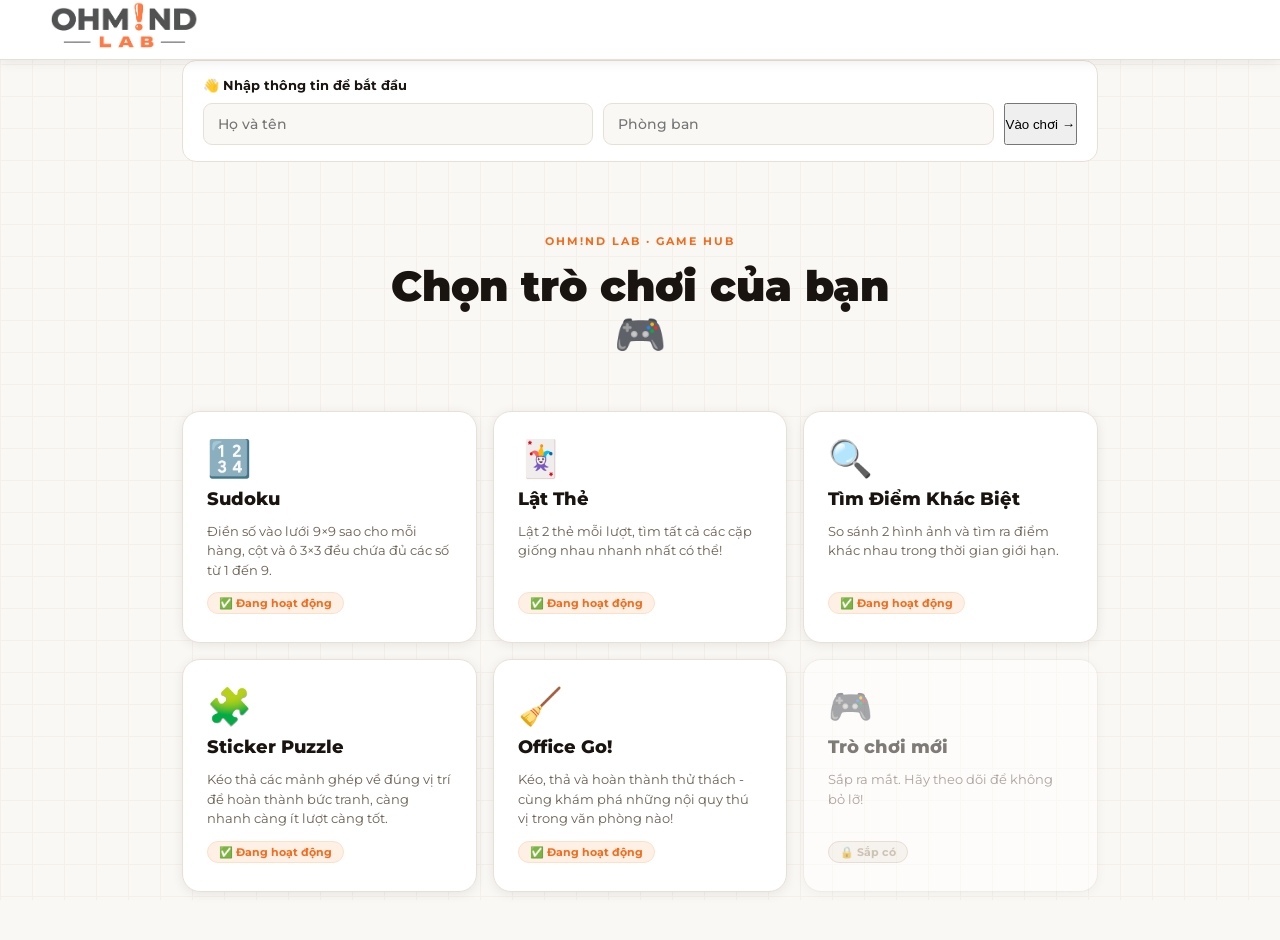
<file: index.html>
<!DOCTYPE html>
<html lang="vi">
<head>
<meta charset="UTF-8">
<meta name="viewport" content="width=device-width, initial-scale=1.0">
<title>OhM!nd Lab — Game Hub</title>
<link rel="icon" type="image/png" href="pic/Favicon1.png">
<link href="https://fonts.googleapis.com/css2?family=DM+Mono:wght@400;500&family=Montserrat:wght@400;500;600;700;800;900&display=swap" rel="stylesheet">
<link rel="stylesheet" href="style.css">
<style>
.hero{text-align:center;padding:56px 24px 40px;max-width:560px;margin:0 auto;}
.hero-label{font-size:11px;font-weight:700;text-transform:uppercase;letter-spacing:2px;color:var(--orange);margin-bottom:14px;}
.hero h1{font-size:clamp(28px,5vw,42px);font-weight:900;line-height:1.15;margin-bottom:12px;}
.hero p{font-size:15px;color:var(--t2);line-height:1.6;}

.game-grid{display:grid;grid-template-columns:repeat(auto-fill,minmax(260px,1fr));gap:16px;max-width:980px;margin:0 auto;padding:0 32px 48px;}

.game-card{background:var(--white);border:1.5px solid var(--border);border-radius:18px;padding:28px 24px;cursor:pointer;transition:all .2s;box-shadow:var(--shadow);text-decoration:none;color:inherit;display:flex;flex-direction:column;gap:12px;}
.game-card:hover{border-color:var(--orange);transform:translateY(-3px);box-shadow:0 8px 28px rgba(244,107,27,.18);}
.game-card-icon{font-size:36px;line-height:1;}
.game-card-title{font-size:18px;font-weight:800;}
.game-card-desc{font-size:13px;color:var(--t2);line-height:1.5;flex:1;}
.game-card-tag{display:inline-flex;align-items:center;gap:5px;background:var(--ol);color:var(--orange);border:1px solid var(--om);border-radius:999px;padding:3px 11px;font-size:11px;font-weight:700;width:fit-content;}

.coming-soon{opacity:.55;cursor:default;}
.coming-soon:hover{transform:none;box-shadow:var(--shadow);border-color:var(--border);}
.cs-tag{background:var(--bg2);color:var(--t3);border:1px solid var(--border2);}

@media(max-width:640px){
  .game-grid{padding:0 16px 40px;}
  .hero{padding:36px 16px 28px;}
}
</style>
</head>
<body>
<div id="app">

<header>
  <div class="logo">
    <img src="pic/OhM!nd Lab.png" style="height:80px;object-fit:contain">
  </div>
</header>
<div style="max-width:980px;margin:0 auto 16px;padding:0 32px">
  <div id="playerBox" style="background:white;border:1.5px solid #e8e0d5;border-radius:14px;padding:16px 20px">

    <!-- Form nhập tên -->
    <div id="formView">
      <div style="font-size:13px;font-weight:700;margin-bottom:10px">👋 Nhập thông tin để bắt đầu</div>
      <div style="display:flex;gap:10px;flex-wrap:wrap">
        <input type="text" id="inputName" placeholder="Họ và tên" maxlength="30" style="flex:1;min-width:140px">
        <input type="text" id="inputDept" placeholder="Phòng ban" maxlength="30" style="flex:1;min-width:140px">
        <button onclick="savePlayer()">Vào chơi →</button>
      </div>
    </div>

    <!-- Hiển thị sau khi nhập -->
    <div id="profileView" style="display:none">
      <span id="showName">—</span> · 
      <span id="showDept">—</span> · 
      <span onclick="editPlayer()" style="cursor:pointer;color:#f46b1b">✏️ Đổi</span>
    </div>

  </div>
</div>
<div class="hero">
  <div class="hero-label">OhM!nd Lab · Game Hub</div>
  <h1>Chọn trò chơi của bạn 🎮</h1>
</div>

<div class="game-grid">

  <!-- Sudoku -->
  <a href="game/sudoku.html" class="game-card" data-game-type="sudoku">
    <div class="game-card-icon">🔢</div>
    <div class="game-card-title">Sudoku</div>
    <div class="game-card-desc">Điền số vào lưới 9×9 sao cho mỗi hàng, cột và ô 3×3 đều chứa đủ các số từ 1 đến 9.</div>
    <div class="game-card-tag">✅ Đang hoạt động</div>
  </a>

  <!-- Memory Match -->
  <a href="game/memory-match.html" class="game-card" data-game-type="memory-match">
    <div class="game-card-icon">🃏</div>
    <div class="game-card-title">Lật Thẻ</div>
    <div class="game-card-desc">Lật 2 thẻ mỗi lượt, tìm tất cả các cặp giống nhau nhanh nhất có thể!</div>
    <div class="game-card-tag">✅ Đang hoạt động</div>
  </a>

  <!-- Spot Difference -->
  <a href="game/spot-difference.html" class="game-card" data-game-type="spot-difference">
    <div class="game-card-icon">🔍</div>
    <div class="game-card-title">Tìm Điểm Khác Biệt</div>
    <div class="game-card-desc">So sánh 2 hình ảnh và tìm ra điểm khác nhau trong thời gian giới hạn.</div>
    <div class="game-card-tag">✅ Đang hoạt động</div>
  </a>

  <!-- Sticker Puzzle -->
  <a href="game/sticker-puzzle.html" class="game-card" data-game-type="sticker-puzzle">
    <div class="game-card-icon">🧩</div>
    <div class="game-card-title">Sticker Puzzle</div>
    <div class="game-card-desc">Kéo thả các mảnh ghép về đúng vị trí để hoàn thành bức tranh, càng nhanh càng ít lượt càng tốt.</div>
    <div class="game-card-tag">✅ Đang hoạt động</div>
  </a>

  <!-- Office Go! -->
  <a href="game/clean-space.html" class="game-card" data-game-type="clean-space">
    <div class="game-card-icon">🧹</div>
    <div class="game-card-title">Office Go!</div>
    <div class="game-card-desc">Kéo, thả và hoàn thành thử thách - cùng khám phá những nội quy thú vị trong văn phòng nào!</div>
    <div class="game-card-tag">✅ Đang hoạt động</div>
  </a>

  <!-- Placeholder: thêm trò mới ở đây -->
  <div class="game-card coming-soon">
    <div class="game-card-icon">🎮</div>
    <div class="game-card-title">Trò chơi mới</div>
    <div class="game-card-desc">Sắp ra mắt. Hãy theo dõi để không bỏ lỡ!</div>
    <div class="game-card-tag cs-tag">🔒 Sắp có</div>
  </div>

</div>
</div>
<script>
  // ── CẤU HÌNH ────────────────────────────────────────────────
  const SCRIPT_URL = 'https://script.google.com/macros/s/AKfycby2iK5X78FucVv36FcgyKPJiEopb9gdQMpD6V11QWAnMYpNo09yetHe11V3TtNjvbwG/exec';
  const _key = 'BTK2026';
  const GAME_VIS_CACHE_KEY = 'bb_game_settings_cache';

  // ── ÁP DỤNG NGAY TỪ CACHE (đồng bộ, không chờ mạng) ───────────
  // Chạy ngay khi trình duyệt đọc tới đây — tránh hiệu ứng "hiện thẻ rồi biến mất"
  // vì không phải chờ gọi Apps Script (vốn có độ trễ vài giây) mới biết game nào cần ẩn.
  (function applyCachedGameVisibility(){
    try{
      const raw = localStorage.getItem(GAME_VIS_CACHE_KEY);
      if(!raw) return;
      const { settings } = JSON.parse(raw);
      document.querySelectorAll('.game-card[data-game-type]').forEach(card => {
        const type = card.dataset.gameType;
        if(settings[type] === false){ card.style.display = 'none'; }
      });
    }catch(e){ /* cache lỗi/không có — bỏ qua, đợi bản làm mới từ server */ }
  })();

  window.onload = () => {
    const name = localStorage.getItem('bb_name');
    const dept = localStorage.getItem('bb_dept');
    if(name) showProfile(name, dept);
    refreshGameVisibility();
  };

  // ── LÀM MỚI NGẦM TỪ SERVER + CẬP NHẬT CACHE CHO LẦN SAU ───────
  async function refreshGameVisibility(){
    try{
      const res = await fetch(`${SCRIPT_URL}?action=getGameSettings&key=${_key}&_=${Date.now()}`);
      const data = await res.json();
      const settings = data.settings || {};
      document.querySelectorAll('.game-card[data-game-type]').forEach(card => {
        const type = card.dataset.gameType;
        card.style.display = settings[type] === false ? 'none' : '';
      });
      localStorage.setItem(GAME_VIS_CACHE_KEY, JSON.stringify({ settings, ts: Date.now() }));
    }catch(e){
      console.error('Không tải được cấu hình hiển thị game, giữ nguyên trạng thái hiện tại:', e);
    }
  }
  
  function savePlayer(){
    const name = document.getElementById('inputName').value.trim();
    const dept = document.getElementById('inputDept').value.trim();
    if(!name){ alert('Vui lòng nhập tên!'); return; }
    localStorage.setItem('bb_name', name);
    localStorage.setItem('bb_dept', dept);
    showProfile(name, dept);
  }
  
  function showProfile(name, dept){
    document.getElementById('formView').style.display = 'none';
    document.getElementById('profileView').style.display = 'block';
    document.getElementById('showName').textContent = name;
    document.getElementById('showDept').textContent = dept || 'Chưa có phòng ban';
  }
  
  function editPlayer(){
    document.getElementById('inputName').value = localStorage.getItem('bb_name')||'';
    document.getElementById('inputDept').value = localStorage.getItem('bb_dept')||'';
    document.getElementById('profileView').style.display = 'none';
    document.getElementById('formView').style.display = 'block';
  }
  </script>
</body>
</html>
</file>
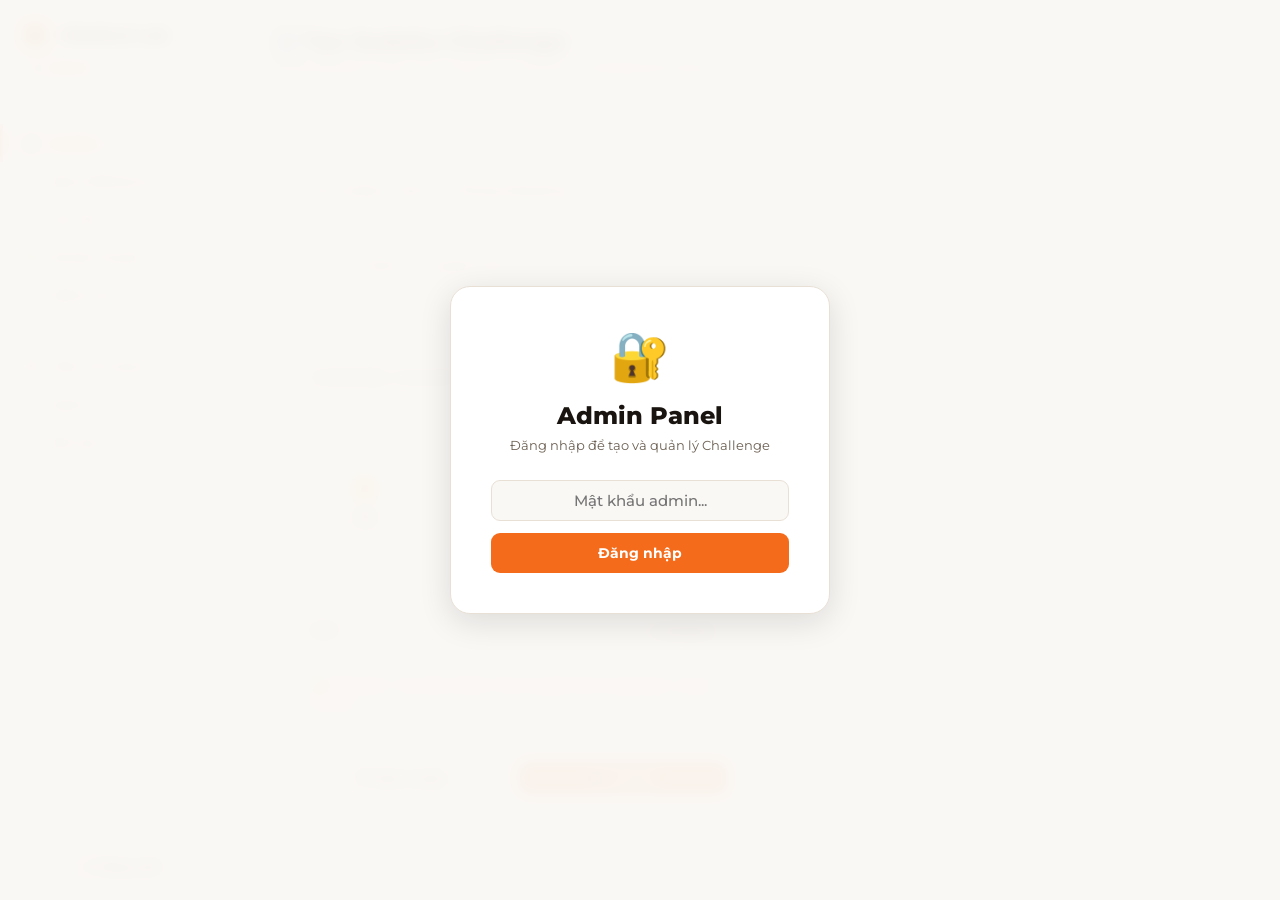
<file: admin.html>
<!DOCTYPE html>
<html lang="vi">
<head>
<meta charset="UTF-8">
<meta name="viewport" content="width=device-width, initial-scale=1.0">
<title>OhM!nd Lab — Admin</title>
<link href="https://fonts.googleapis.com/css2?family=DM+Mono:wght@400;500&family=Montserrat:wght@400;500;600;700;800;900&display=swap" rel="stylesheet">
<style>
:root{
  --bg:#faf8f5;--bg2:#f2ede6;--white:#fff;--border:#e8e0d5;--border2:#d4c9b8;
  --orange:#f46b1b;--ol:#fff0e6;--om:#fde0c8;--od:#d45a10;
  --text:#1a1410;--t2:#6b5f52;--t3:#a89880;
  --green:#2da44e;--gl:#e6f4ec;--red:#e03e3e;--rl:#fdeaea;
  --blue:#3b82f6;--bl:#eff6ff;
  --shadow:0 2px 12px rgba(0,0,0,.08);--shadow-lg:0 8px 32px rgba(0,0,0,.12);
  --mono:'DM Mono',monospace;--sans:'Montserrat',sans-serif;
}
*{box-sizing:border-box;margin:0;padding:0;}
body{background:var(--bg);color:var(--text);font-family:var(--sans);min-height:100vh;}
body::before{content:'';position:fixed;inset:0;background-image:linear-gradient(var(--border) 1px,transparent 1px),linear-gradient(90deg,var(--border) 1px,transparent 1px);background-size:32px 32px;opacity:.35;pointer-events:none;z-index:0;}

#loginScreen{position:fixed;inset:0;background:rgba(250,248,245,.96);backdrop-filter:blur(8px);z-index:999;display:flex;align-items:center;justify-content:center;}
#loginScreen.hidden{display:none;}
.login-box{background:var(--white);border:1.5px solid var(--border);border-radius:20px;padding:40px;width:380px;text-align:center;box-shadow:var(--shadow-lg);}
.login-box .lock{font-size:48px;margin-bottom:16px;}
.login-box h1{font-size:24px;font-weight:800;margin-bottom:6px;}
.login-box p{color:var(--t2);font-size:13px;margin-bottom:24px;line-height:1.5;}

.layout{display:flex;min-height:100vh;position:relative;z-index:1;}
.sidebar{width:240px;background:var(--white);border-right:1.5px solid var(--border);position:fixed;top:0;left:0;height:100vh;display:flex;flex-direction:column;box-shadow:var(--shadow);}
.sb-head{padding:20px 20px 16px;border-bottom:1.5px solid var(--border);}
.sb-logo{display:flex;align-items:center;gap:10px;font-size:17px;font-weight:900;}
.sb-dot{width:30px;height:30px;background:var(--orange);border-radius:8px;display:flex;align-items:center;justify-content:center;font-size:15px;}
.sb-badge{margin-top:8px;display:inline-block;background:var(--ol);color:var(--orange);border:1px solid var(--om);border-radius:999px;padding:2px 10px;font-size:11px;font-weight:700;}
.sb-section{padding:8px 20px 4px;font-size:10px;font-weight:700;text-transform:uppercase;letter-spacing:1.5px;color:var(--t3);}
.sb-nav{padding:4px 0;flex:1;overflow-y:auto;}
.nav-item{display:flex;align-items:center;gap:10px;padding:11px 20px;font-size:13px;font-weight:600;cursor:pointer;color:var(--t2);transition:all .15s;border-left:3px solid transparent;}
.nav-item:hover{background:var(--bg);color:var(--text);}
.nav-item.active{color:var(--orange);border-left-color:var(--orange);background:var(--ol);}
.sb-footer{padding:16px 20px;border-top:1.5px solid var(--border);}
.content{margin-left:240px;padding:28px 32px;flex:1;}
.page-hdr{margin-bottom:24px;}
.page-hdr h2{font-size:22px;font-weight:800;}
.page-hdr p{color:var(--t2);font-size:13px;margin-top:4px;}

.card{background:var(--white);border:1.5px solid var(--border);border-radius:16px;padding:22px;box-shadow:var(--shadow);margin-bottom:16px;}
.card-label{font-size:11px;font-weight:700;text-transform:uppercase;letter-spacing:1.5px;color:var(--t3);margin-bottom:14px;}

.btn{display:inline-flex;align-items:center;gap:7px;padding:9px 18px;border-radius:9px;font-family:var(--sans);font-weight:700;font-size:13px;cursor:pointer;border:none;transition:all .15s;}
.btn-primary{background:var(--orange);color:white;}.btn-primary:hover{background:var(--od);transform:translateY(-1px);box-shadow:0 4px 16px rgba(244,107,27,.35);}
.btn-secondary{background:var(--bg);color:var(--text);border:1.5px solid var(--border);}.btn-secondary:hover{border-color:var(--orange);color:var(--orange);}
.rtab.active{border-color:var(--orange);color:var(--orange);background:var(--ol);}
.btn-danger{background:var(--rl);color:var(--red);border:1.5px solid #f5b5b5;}.btn-danger:hover{background:#fad5d5;}
.btn-success{background:var(--gl);color:var(--green);border:1.5px solid #a3d9b4;}.btn-success:hover{background:#d0eedd;}
.btn-sm{padding:6px 13px;font-size:12px;}
.btn:disabled{opacity:.45;cursor:not-allowed;transform:none!important;}

.form-group{margin-bottom:16px;}
.form-label{display:block;font-size:11px;font-weight:700;text-transform:uppercase;letter-spacing:.8px;color:var(--t3);margin-bottom:7px;}
input[type=text],input[type=password],input[type=datetime-local],input[type=number],select,textarea{
  background:var(--bg);border:1.5px solid var(--border);color:var(--text);border-radius:9px;
  padding:10px 14px;font-family:var(--sans);font-size:13px;font-weight:500;width:100%;transition:all .2s;
}
input:focus,select:focus,textarea:focus{outline:none;border-color:var(--orange);box-shadow:0 0 0 3px rgba(244,107,27,.1);}
textarea{resize:vertical;min-height:70px;}

.diff-grid{display:grid;grid-template-columns:repeat(3,1fr);gap:8px;}
.diff-card{background:var(--bg);border:1.5px solid var(--border);border-radius:10px;padding:12px;text-align:center;cursor:pointer;transition:all .2s;}
.diff-card:hover,.diff-card.active{border-color:var(--orange);background:var(--ol);}
.diff-card .di{font-size:22px;margin-bottom:6px;}
.diff-card .dl{font-size:13px;font-weight:700;}
.diff-card .ds{font-size:11px;color:var(--t3);margin-top:2px;}

.preview-sudoku{display:grid;grid-template-columns:repeat(9,1fr);border:2px solid var(--text);border-radius:4px;overflow:hidden;max-width:252px;}
.ps-cell{aspect-ratio:1;display:flex;align-items:center;justify-content:center;font-family:var(--mono);font-size:10px;font-weight:500;background:var(--white);border:1px solid #e0d8d0;}
.ps-cell.given{color:var(--text);font-weight:700;}
.ps-cell.empty{color:var(--t3);font-size:8px;}
.ps-cell:nth-child(3n){border-right:2px solid #bbb;}
.ps-cell:nth-child(9n){border-right:none;}
.ps-rdiv{border-bottom:2px solid #bbb;}

.active-list{display:flex;flex-direction:column;gap:10px;margin-bottom:16px;}
.active-ch-card{background:linear-gradient(135deg,var(--orange),#f8923a);border-radius:12px;padding:16px 20px;display:flex;align-items:center;justify-content:space-between;flex-wrap:wrap;gap:12px;box-shadow:0 4px 16px rgba(244,107,27,.2);}
.active-ch-info h4{font-size:16px;font-weight:800;color:white;margin-bottom:3px;}
.active-ch-info p{font-size:12px;color:rgba(255,255,255,.8);}
.active-ch-tags{display:flex;gap:6px;flex-wrap:wrap;margin-top:6px;}
.act-tag{background:rgba(255,255,255,.2);border-radius:999px;padding:2px 9px;font-size:11px;font-weight:700;color:white;}
.active-ch-actions{display:flex;gap:7px;flex-wrap:wrap;}
.ab{padding:7px 14px;border-radius:7px;font-family:var(--sans);font-weight:700;font-size:12px;cursor:pointer;border:none;transition:all .15s;}
.ab-stop{background:rgba(255,255,255,.2);color:white;}.ab-stop:hover{background:rgba(255,255,255,.3);}
.ab-ext{background:rgba(255,255,255,.15);color:white;}.ab-ext:hover{background:rgba(255,255,255,.25);}
.live-dot{width:7px;height:7px;border-radius:50%;background:white;animation:blink 1.5s infinite;display:inline-block;margin-right:5px;}
@keyframes blink{0%,100%{opacity:1}50%{opacity:.4}}

.share-box{background:var(--bg);border:1.5px solid var(--border);border-radius:10px;padding:14px 16px;margin-top:10px;}
.share-url{font-family:var(--mono);font-size:12px;color:var(--orange);word-break:break-all;margin-bottom:8px;line-height:1.5;}

.tbl{width:100%;border-collapse:collapse;}
.tbl th{text-align:left;padding:9px 12px;font-size:11px;text-transform:uppercase;letter-spacing:1px;color:var(--t3);border-bottom:1.5px solid var(--border);font-weight:700;}
.tbl td{padding:10px 12px;border-bottom:1px solid var(--bg2);font-size:13px;font-weight:500;vertical-align:middle;}
.tbl tr:hover td{background:var(--bg);}
.pill{display:inline-flex;align-items:center;gap:4px;padding:3px 9px;border-radius:999px;font-size:11px;font-weight:700;}
.pill-active{background:var(--gl);color:var(--green);border:1px solid #a3d9b4;}
.pill-ended{background:var(--bg2);color:var(--t3);border:1px solid var(--border);}

.stats-row{display:grid;grid-template-columns:repeat(auto-fit,minmax(140px,1fr));gap:12px;margin-bottom:20px;}
.stat-box{background:var(--white);border:1.5px solid var(--border);border-radius:12px;padding:18px;box-shadow:var(--shadow);}
.stat-box .sn{font-family:var(--mono);font-size:28px;font-weight:500;color:var(--orange);margin-bottom:4px;}
.stat-box .sl{font-size:11px;color:var(--t3);font-weight:700;text-transform:uppercase;letter-spacing:.5px;}

.toast{position:fixed;bottom:22px;right:22px;z-index:9999;background:var(--text);color:white;border-radius:10px;padding:12px 18px;font-size:13px;font-weight:600;box-shadow:var(--shadow-lg);transform:translateY(70px);opacity:0;transition:all .3s cubic-bezier(.34,1.56,.64,1);}
.toast.show{transform:none;opacity:1;}
.toast.ok{background:var(--green);}.toast.bad{background:var(--red);}

.page{display:none;}.page.active{display:block;animation:fadeUp .2s ease;}
@keyframes fadeUp{from{opacity:0;transform:translateY(6px)}to{opacity:1;transform:none}}
.row{display:flex;gap:16px;flex-wrap:wrap;}.col{flex:1;min-width:240px;}
hr.dv{border:none;border-top:1.5px solid var(--border);margin:18px 0;}
.tip{background:var(--ol);border:1px solid var(--om);border-radius:8px;padding:10px 14px;font-size:12px;color:var(--t2);line-height:1.5;margin-top:10px;}
.tip-blue{background:var(--bl);border:1px solid #bfdbfe;}

/* ── GAME VISIBILITY TOGGLE ─────────────────────────────────── */
.vis-row{display:flex;align-items:center;justify-content:space-between;gap:12px;background:var(--bg);border:1.5px solid var(--border);border-radius:12px;padding:14px 18px;}
.vis-info{display:flex;align-items:center;gap:12px;}
.vis-icon{font-size:22px;}
.vis-name{font-size:14px;font-weight:700;}
.vis-sub{font-size:11px;color:var(--t3);margin-top:1px;}
.switch{position:relative;display:inline-block;width:44px;height:24px;flex-shrink:0;cursor:pointer;}
.switch input{opacity:0;width:0;height:0;}
.switch-track{position:absolute;inset:0;background:var(--border2);border-radius:999px;transition:.2s;}
.switch-track::before{content:'';position:absolute;height:18px;width:18px;left:3px;top:3px;background:white;border-radius:50%;transition:.2s;box-shadow:0 1px 3px rgba(0,0,0,.25);}
.switch input:checked + .switch-track{background:var(--green);}
.switch input:checked + .switch-track::before{transform:translateX(20px);}

/* ── CLEAN SPACE ADMIN ──────────────────────────────────────── */
.cs-marker{position:absolute;transform:translate(-50%,-50%);border-radius:50%;width:26px;height:26px;display:flex;align-items:center;justify-content:center;font-size:12px;font-weight:700;color:#fff;border:2px solid #fff;box-shadow:0 1px 4px rgba(0,0,0,.3);}
.cs-marker.wipe{background:rgba(122,82,54,.9);}
.cs-marker.from{background:rgba(224,62,62,.88);}
.cs-marker.to{background:rgba(45,164,78,.88);}
.cs-marker.rag{background:rgba(59,130,246,.9);font-size:14px;}
.cs-marker.trash{background:rgba(16,163,74,.9);font-size:14px;}

/* ── WYSIWYG EDIT MARKERS ─────────────────────────────────────── */
.cs-edit-marker{
  position:absolute; transform:translate(-50%,-50%);
  cursor:grab; touch-action:none; user-select:none;
  display:flex; align-items:center; justify-content:center;
}
.cs-edit-marker.dragging{ cursor:grabbing; opacity:.85; z-index:50; }
.cs-edit-marker img{ width:100%; height:100%; object-fit:contain; pointer-events:none; filter:drop-shadow(0 2px 4px rgba(0,0,0,.25)); }
.cs-em-icon{ font-size:22px; line-height:1; filter:drop-shadow(0 2px 3px rgba(0,0,0,.2)); pointer-events:none; }
.cs-edit-marker.zone{
  border:2px dashed var(--orange); border-radius:6px; background:rgba(244,107,27,.10);
}
.cs-edit-marker.wipe:not(.zone){ filter: drop-shadow(0 2px 3px rgba(0,0,0,.2)); }
.cs-em-badge{
  position:absolute; top:-9px; left:-9px; width:18px; height:18px; border-radius:50%;
  background:var(--text); color:#fff; font-size:10px; font-weight:700;
  display:flex; align-items:center; justify-content:center; pointer-events:none;
  box-shadow:0 1px 3px rgba(0,0,0,.3);
}
.cs-edit-marker.from .cs-em-badge{ background:rgba(224,62,62,.92); }
.cs-edit-marker.to .cs-em-badge{ background:rgba(45,164,78,.92); }
.cs-edit-marker.rag .cs-em-icon, .cs-edit-marker.trash .cs-em-icon{ font-size:24px; }
.cs-em-resize{
  position:absolute; right:-7px; bottom:-7px; width:14px; height:14px; border-radius:50%;
  background:#fff; border:2px solid var(--orange); cursor:nwse-resize; box-shadow:0 1px 3px rgba(0,0,0,.3);
}
.cs-marker-line{position:absolute;pointer-events:none;}
</style>
</head>
<body>

<!-- LOGIN -->
<div id="loginScreen">
  <div class="login-box">
    <div class="lock">🔐</div>
    <h1>Admin Panel</h1>
    <p>Đăng nhập để tạo và quản lý Challenge</p>
    <input type="password" id="pwInput" placeholder="Mật khẩu admin..." style="margin-bottom:12px;text-align:center;font-size:15px" onkeydown="if(event.key==='Enter')doLogin()">
    <button class="btn btn-primary" style="width:100%;justify-content:center;font-size:14px;padding:11px" onclick="doLogin()">Đăng nhập</button>
  
  </div>
</div>

<div class="layout">
  <div class="sidebar">
    <div class="sb-head">
      <div class="sb-logo"><div class="sb-dot">🧩</div>OhM!nd Lab</div>
      <div class="sb-badge">⚙️ ADMIN</div>
    </div>
    <div class="sb-nav">
      <div class="sb-section">Tạo game</div>
      <div class="nav-item active" onclick="switchPage('sudoku',this)"><span>🔢</span> Sudoku</div>
      <div class="nav-item" onclick="switchPage('spot',this)"><span>🔍</span> Spot Difference</div>
      <div class="nav-item" onclick="switchPage('memory',this)"><span>🃏</span> Lật Thẻ</div>
      <div class="nav-item" onclick="switchPage('sticker',this)"><span>🧩</span> Sticker Puzzle</div>
      <div class="nav-item" onclick="switchPage('clean',this)"><span>🧹</span> Office Go!</div>
      <div class="sb-section" style="margin-top:8px">Quản lý</div>
      <div class="nav-item" onclick="switchPage('visibility',this)"><span>👁️</span> Hiển Thị Game</div>
      <div class="nav-item" onclick="switchPage('manage',this)"><span>📋</span> Quản lý</div>
      <div class="nav-item" onclick="switchPage('results',this)"><span>📊</span> Kết quả</div>
    </div>
    <div class="sb-footer">
      <button class="btn btn-secondary" style="width:100%;justify-content:center;font-size:12px" onclick="logout()">🚪 Đăng xuất</button>
    </div>
  </div>

  <div class="content">

    <!-- ══ SUDOKU ══════════════════════════════════════════════ -->
    <div id="page-sudoku" class="page active">
      <div class="page-hdr">
        <h2>🔢 Tạo Sudoku Challenge</h2>
        <p>Có thể publish nhiều ván cùng lúc — mỗi ván có leaderboard riêng</p>
      </div>
      <div class="row">
        <div class="col">
          <div class="card">
            <div class="card-label">Thông tin ván</div>
            <div class="form-group">
              <label class="form-label">Tiêu đề</label>
              <input type="text" id="cTitle" placeholder="VD: Sudoku Tuần 1 — Phòng Marketing">
            </div>
            <div class="form-group">
              <label class="form-label">Mô tả (tùy chọn)</label>
              <textarea id="cDesc" placeholder="Ghi chú thêm cho người chơi..."></textarea>
            </div>
            <div class="form-group">
              <label class="form-label">Hết hạn lúc</label>
              <input type="datetime-local" id="cDeadline">
            </div>
            <hr class="dv">
            <div class="card-label">Độ khó</div>
            <div class="diff-grid">
              <div class="diff-card" onclick="selDiff('easy',this)"><div class="di">😊</div><div class="dl">Dễ</div><div class="ds">30 ô trống</div></div>
              <div class="diff-card active" onclick="selDiff('medium',this)"><div class="di">🤔</div><div class="dl">Vừa</div><div class="ds">45 ô trống</div></div>
              <div class="diff-card" onclick="selDiff('hard',this)"><div class="di">😤</div><div class="dl">Khó</div><div class="ds">55 ô trống</div></div>
            </div>
            <hr class="dv">
            <div id="seedGroup" class="form-group">
              <label class="form-label">Seed câu đố</label>
              <div style="display:flex;gap:8px">
                <input type="number" id="cSeed" value="1" min="1" max="99999" style="flex:1">
                <button class="btn btn-secondary btn-sm" onclick="randomSeed()">🎲 Random</button>
              </div>
            </div>
            <div class="tip">💡 Mỗi seed = 1 câu đố cố định. Tất cả người chơi cùng seed → cùng câu đố.</div>
            <hr class="dv">
            <div style="display:flex;gap:8px">
              <button class="btn btn-secondary" onclick="previewChallenge()" style="flex:1;justify-content:center">👁 Xem trước</button>
              <button class="btn btn-primary" onclick="publishChallenge()" style="flex:1;justify-content:center">🚀 Publish</button>
            </div>
          </div>
        </div>
        <div class="col">
          <div class="card">
            <div class="card-label" id="previewLabel">Xem trước Sudoku</div>
            <div id="previewArea"><p style="color:var(--t3);font-size:13px;padding:20px 0;text-align:center">Nhấn "Xem trước" để hiển thị</p></div>
          </div>
          <div class="card" id="shareCard" style="display:none">
            <div class="card-label">🔗 Link chia sẻ</div>
            <p style="font-size:13px;color:var(--t2);margin-bottom:10px">Gửi link này cho nhân viên:</p>
            <div class="share-box">
              <div class="share-url" id="shareUrl">—</div>
              <button class="btn btn-secondary btn-sm" onclick="copyLink()">📋 Copy link</button>
            </div>
            <div class="tip" style="margin-top:10px">📌 Người chơi vào sẽ thấy danh sách tất cả ván đang active.</div>
          </div>
        </div>
      </div>
    </div>

    <!-- ══ SPOT DIFFERENCE ════════════════════════════════════ -->
    <div id="page-spot" class="page">
      <div class="page-hdr">
        <h2>🔍 Tạo Spot Difference</h2>
        <p>Nhập link 2 ảnh, đánh dấu 10 điểm khác biệt, publish cho người chơi</p>
      </div>
      <div class="row">
        <div class="col">
          <div class="card">
            <div class="card-label">Thông tin ván</div>
            <div class="form-group">
              <label class="form-label">Tiêu đề</label>
              <input type="text" id="spTitle" placeholder="VD: Tìm điểm khác — Văn phòng mới">
            </div>
            <div class="form-group">
              <label class="form-label">Mô tả (tùy chọn)</label>
              <input type="text" id="spDesc" placeholder="Gợi ý hoặc chú thích...">
            </div>
            <div class="form-group">
              <label class="form-label">Hết hạn lúc</label>
              <input type="datetime-local" id="spDeadline">
            </div>
            <div class="form-group">
              <label class="form-label">Giới hạn thời gian (giây)</label>
              <div style="display:flex;gap:8px;align-items:center">
                <input type="number" id="spTime" value="180" min="30" max="600" style="flex:1" oninput="document.getElementById('spTimeDisplay').textContent='= '+Math.floor(this.value/60)+':'+String(this.value%60).padStart(2,'0')">
                <span style="font-size:13px;color:var(--t3);font-weight:700;min-width:45px" id="spTimeDisplay">= 3:00</span>
              </div>
            </div>
            <hr class="dv">
            <div class="card-label">Link ảnh</div>
            <div class="form-group">
              <label class="form-label">Link ảnh gốc (trái)</label>
              <input type="text" id="spImg1" placeholder="https://drive.google.com/... hoặc https://i.imgur.com/...">
              <button class="btn btn-secondary btn-sm" onclick="previewSpotImg(1)" style="margin-top:6px">👁 Xem trước ảnh trái</button>
            </div>
            <div class="form-group">
              <label class="form-label">Link ảnh đã chỉnh (phải)</label>
              <input type="text" id="spImg2" placeholder="https://drive.google.com/... hoặc https://i.imgur.com/...">
              <button class="btn btn-secondary btn-sm" onclick="previewSpotImg(2)" style="margin-top:6px">👁 Xem trước ảnh phải</button>
            </div>
            <div class="tip">💡 Sau khi xem trước, click vào <strong>ảnh phải</strong> để đánh dấu 10 điểm khác biệt.</div>
            <div class="tip tip-blue" style="margin-top:6px">📌 <strong>Google Drive:</strong> Share → Anyone with link → Copy link → dán vào đây. Hệ thống tự chuyển sang link trực tiếp.</div>
            <hr class="dv">
            <button class="btn btn-primary" onclick="publishSpot()" style="width:100%;justify-content:center">🚀 Publish</button>
          </div>
        </div>
        <div class="col" style="min-width:280px">
          <div class="card">
            <div style="display:flex;align-items:center;justify-content:space-between;margin-bottom:12px">
              <div class="card-label" style="margin:0">Đánh dấu điểm khác biệt</div>
              <div style="display:flex;align-items:center;gap:8px">
                <span style="font-size:13px;font-weight:700;color:var(--orange)" id="spSpotCount">0 / 10</span>
                <button class="btn btn-secondary btn-sm" onclick="clearSpots()">Xóa hết</button>
              </div>
            </div>
            <div class="tip" style="margin-bottom:12px">👆 Click vào <strong>ảnh phải</strong> để đánh dấu từng điểm. Cần đủ 10 điểm mới publish được.</div>
            <div style="display:grid;grid-template-columns:1fr 1fr;gap:8px;margin-bottom:12px">
              <div>
                <div style="font-size:10px;font-weight:700;color:var(--t3);text-transform:uppercase;margin-bottom:4px">Ảnh gốc</div>
                <div style="position:relative;border:1.5px solid var(--border);border-radius:8px;overflow:hidden;min-height:110px;background:var(--bg2);display:flex;align-items:center;justify-content:center" id="sp-left-wrap">
                  <span style="font-size:11px;color:var(--t3)">Chưa tải ảnh</span>
                  <img id="sp-preview-left" style="display:none;width:100%;height:auto;pointer-events:none" draggable="false">
                  <canvas id="sp-canvas-left" style="position:absolute;inset:0;width:100%;height:100%;pointer-events:none"></canvas>
                </div>
              </div>
              <div>
                <div style="font-size:10px;font-weight:700;color:var(--orange);text-transform:uppercase;margin-bottom:4px">← Click để đánh dấu</div>
                <div style="position:relative;border:1.5px dashed var(--orange);border-radius:8px;overflow:hidden;min-height:110px;background:var(--bg2);cursor:crosshair;display:flex;align-items:center;justify-content:center" id="sp-right-wrap">
                  <span style="font-size:11px;color:var(--t3)">Chưa tải ảnh</span>
                  <img id="sp-preview-right" style="display:none;width:100%;height:auto;pointer-events:none" draggable="false">
                  <canvas id="sp-canvas-right" style="position:absolute;inset:0;width:100%;height:100%;pointer-events:none"></canvas>
                </div>
              </div>
            </div>
            <div id="sp-spots-list" style="display:flex;flex-direction:column;gap:5px;max-height:220px;overflow-y:auto"></div>
          </div>
          <div class="card" id="spShareCard" style="display:none">
            <div class="card-label">🔗 Link chia sẻ</div>
            <div class="share-box">
              <div class="share-url" id="spShareUrl">—</div>
              <button class="btn btn-secondary btn-sm" onclick="copySpotLink()">📋 Copy link</button>
            </div>
          </div>
        </div>
      </div>
    </div>


    <!-- ══ MEMORY MATCH ═══════════════════════════════════════ -->
    <div id="page-memory" class="page">
      <div class="page-hdr">
        <h2>🃏 Tạo Game Lật Thẻ</h2>
        <p>Nhập link ảnh cho từng cặp thẻ, publish cho người chơi</p>
      </div>
      <div class="row">
        <div class="col">
          <div class="card">
            <div class="card-label">Thông tin ván</div>
            <div class="form-group">
              <label class="form-label">Tiêu đề</label>
              <input type="text" id="mmTitle" placeholder="VD: Lật thẻ — Sản phẩm mới Q3">
            </div>
            <div class="form-group">
              <label class="form-label">Mô tả (tùy chọn)</label>
              <input type="text" id="mmDesc" placeholder="Gợi ý hoặc chú thích...">
            </div>
            <div class="form-group">
              <label class="form-label">Hết hạn lúc</label>
              <input type="datetime-local" id="mmDeadline">
            </div>
            <hr class="dv">
            <div class="card-label">Danh sách cặp thẻ</div>
            <div class="tip" style="margin-bottom:12px">💡 Mỗi link ảnh = 1 cặp thẻ. Tối thiểu 4 cặp, tối đa 20 cặp. Dùng link Google Drive hoặc Imgur.</div>
            <div class="tip tip-blue" style="margin-bottom:14px">📌 <strong>Google Drive:</strong> Share → Anyone with link → Copy link → dán vào đây. Hệ thống tự chuyển sang link trực tiếp.</div>
            <div id="mmCardList" style="display:flex;flex-direction:column;gap:8px;margin-bottom:12px"></div>
            <div style="display:flex;gap:8px">
              <button class="btn btn-secondary" onclick="addMMCard()" style="flex:1;justify-content:center">+ Thêm thẻ</button>
              <button class="btn btn-secondary btn-sm" onclick="removeLastMMCard()" title="Xóa thẻ cuối">－</button>
            </div>
            <hr class="dv">
            <button class="btn btn-primary" onclick="publishMemory()" style="width:100%;justify-content:center">🚀 Publish</button>
          </div>
        </div>
        <div class="col" style="min-width:260px">
          <div class="card">
            <div class="card-label">Xem trước thẻ</div>
            <div class="tip" style="margin-bottom:12px">👁 Nhấn "Xem trước" ở từng thẻ để kiểm tra ảnh trước khi publish.</div>
            <div id="mmPreviewGrid" style="display:grid;grid-template-columns:repeat(3,1fr);gap:8px"></div>
          </div>
          <div class="card" id="mmShareCard" style="display:none">
            <div class="card-label">🔗 Link chia sẻ</div>
            <div class="share-box">
              <div class="share-url" id="mmShareUrl">—</div>
              <button class="btn btn-secondary btn-sm" onclick="copyMMLink()">📋 Copy link</button>
            </div>
          </div>
        </div>
      </div>
    </div>

    <!-- ══ STICKER PUZZLE ══════════════════════════════════════ -->
    <div id="page-sticker" class="page">
      <div class="page-hdr">
        <h2>🧩 Tạo Sticker Puzzle</h2>
        <p>Dán ảnh nền (đã có sẵn mảng trống bóng trắng) + từng sticker rời, đánh dấu vị trí đúng của mỗi sticker</p>
      </div>
      <div class="row">
        <div class="col">
          <div class="card">
            <div class="card-label">Thông tin ván</div>
            <div class="form-group">
              <label class="form-label">Tiêu đề</label>
              <input type="text" id="stkTitle" placeholder="VD: Sticker Puzzle — Team Building 2026">
            </div>
            <div class="form-group">
              <label class="form-label">Mô tả (tùy chọn)</label>
              <input type="text" id="stkDesc" placeholder="Gợi ý hoặc chú thích...">
            </div>
            <div class="form-group">
              <label class="form-label">Hết hạn lúc</label>
              <input type="datetime-local" id="stkDeadline">
            </div>
            <hr class="dv">
            <div class="card-label">Bước 1 — Ảnh nền</div>
            <div class="tip tip-blue" style="margin-bottom:10px">📌 Ảnh nền cần có sẵn các mảng trống hình bóng trắng do bạn thiết kế trước (Photoshop/Figma...).</div>
            <div class="form-group">
              <input type="text" id="stkBgUrl" placeholder="Dán link ảnh nền..." oninput="renderStkPreview()">
            </div>
            <hr class="dv">
            <div class="card-label">Bước 2 — Thêm từng sticker</div>
            <div class="tip" style="margin-bottom:10px">💡 Dán link 1 sticker → nhập kích thước ước lượng → <strong>bấm vào đúng vị trí trên ảnh nền bên phải</strong> để đánh dấu. Lặp lại cho từng sticker.</div>
            <div class="form-group">
              <label class="form-label">Link sticker hiện tại</label>
              <input type="text" id="stkPieceUrl" placeholder="Dán link ảnh sticker...">
            </div>
            <div style="display:flex;gap:8px">
              <div class="form-group" style="flex:1">
                <label class="form-label">Số hiệu</label>
                <input type="number" id="stkPieceNum" value="1">
              </div>
              <div class="form-group" style="flex:1">
                <label class="form-label">Kích thước (% chiều rộng ảnh nền)</label>
                <input type="number" id="stkPieceSize" value="10" min="2" max="50">
              </div>
            </div>
            <div class="tip" id="stkMarkHint" style="margin-bottom:8px">👉 Dán link sticker ở trên, rồi bấm vào ảnh nền bên phải để đặt vị trí.</div>
            <hr class="dv">
            <div class="card-label">Danh sách sticker đã đánh dấu (<span id="stkCount">0</span>)</div>
            <div id="stkList" style="display:flex;flex-direction:column;gap:6px;max-height:260px;overflow-y:auto;margin-bottom:12px"></div>
            <hr class="dv">
            <button class="btn btn-primary" onclick="publishSticker()" style="width:100%;justify-content:center">🚀 Publish</button>
          </div>
        </div>
        <div class="col" style="min-width:280px">
          <div class="card">
            <div class="card-label">Ảnh nền — bấm để đánh dấu vị trí sticker</div>
            <div class="tip" style="margin-bottom:12px">👁 Mỗi lần bấm vào ảnh sẽ thêm 1 sticker mới tại đúng điểm bấm, dùng link + số hiệu + kích thước đang nhập ở bên trái.</div>
            <div id="stkPreviewWrap" style="position:relative;border:1.5px solid var(--border);border-radius:12px;overflow:hidden;background:var(--bg2);min-height:160px;display:flex;align-items:center;justify-content:center;cursor:crosshair">
              <span style="color:var(--t3);font-size:13px;padding:24px">Dán link ảnh nền để bắt đầu đánh dấu</span>
            </div>
          </div>
          <div class="card" id="stkShareCard" style="display:none">
            <div class="card-label">🔗 Link chia sẻ</div>
            <div class="share-box">
              <div class="share-url" id="stkShareUrl">—</div>
              <button class="btn btn-secondary btn-sm" onclick="copyStkLink()">📋 Copy link</button>
            </div>
          </div>
        </div>
      </div>
    </div>

    <!-- ══ CLEAN SPACE ═════════════════════════════════════════ -->
    <div id="page-clean" class="page">
      <div class="page-hdr">
        <h2>🧹 Tạo Game Office Go!</h2>
        <p>Dán ảnh không gian bừa bộn, đánh dấu từng nhiệm vụ (lau vết bẩn / đặt đồ đúng chỗ) ngay trên ảnh</p>
        <p style="font-size:12px;color:var(--t3);margin-top:4px">💡 Quy trình đưa ảnh lên GitHub: mở repo trên GitHub → vào thư mục <code>assets/clean-space/</code> (tạo mới nếu chưa có) → "Add file" → "Upload files" → kéo ảnh vào → Commit. Link dùng được có dạng <code>https://tenuser.github.io/tenrepo/assets/clean-space/ten-anh.jpg</code>.</p>
      </div>
      <div class="row">
        <div class="col">
          <div class="card">
            <div class="card-label">Thông tin ván</div>
            <div class="form-group">
              <label class="form-label">Tiêu đề</label>
              <input type="text" id="csTitle" placeholder="VD: Dọn Sạch Bếp Chung — Tuần 1">
            </div>
            <div class="form-group">
              <label class="form-label">Mô tả (tùy chọn)</label>
              <input type="text" id="csDesc" placeholder="Gợi ý hoặc chú thích...">
            </div>
            <div class="form-group">
              <label class="form-label">Hết hạn lúc</label>
              <input type="datetime-local" id="csDeadline">
            </div>
            <hr class="dv">
            <div class="card-label">🗑️ Thùng rác dùng chung (cho cả ván)</div>
            <div class="tip tip-blue" style="margin-bottom:10px">📌 Dùng cho nhiệm vụ "vứt rác" ở BẤT KỲ màn nào — 1 icon cố định trên màn hình xuyên suốt cả ván, không cần xuất hiện trong từng ảnh nền.</div>
            <div class="form-group">
              <label class="form-label">Ảnh thùng rác — tùy chọn (để trống dùng icon mặc định 🗑️)</label>
              <input type="text" id="csTrashUrl" placeholder="Dán link ảnh từ GitHub Pages (VD: .../assets/thung-rac.png)...">
            </div>
            <div id="csTrashPosInfo" style="font-size:12px;color:var(--t3);margin-bottom:4px">Chưa đặt vị trí — chọn "📍 Vị trí thùng rác" bên dưới rồi bấm lên ảnh.</div>
            <hr class="dv">
            <div class="card-label">Các màn trong ván (<span id="csStageCount">0</span>)</div>
            <div class="tip tip-blue" style="margin-bottom:10px">📌 1 ván có thể gồm nhiều màn (VD: Màn 1 = bếp, Màn 2 = phòng họp...). Đánh dấu xong 1 màn → bấm "Lưu màn & Thêm màn mới" để chuyển sang màn tiếp theo. Nếu chỉ cần 1 màn, bỏ qua bước này và Publish như bình thường.</div>
            <div id="csStageChips" style="display:flex;flex-wrap:wrap;gap:6px;margin-bottom:10px"></div>
            <button class="btn btn-secondary btn-sm" onclick="addNewCsStage()" style="margin-bottom:4px">➕ Lưu màn này & Thêm màn mới</button>
            <hr class="dv">
            <div class="card-label" id="csStepBgLabel">Ảnh không gian — Màn <span id="csCurrentStageNum">1</span></div>
            <div class="tip tip-blue" style="margin-bottom:10px">📌 <strong>Khuyến nghị dùng ảnh lưu trong repo GitHub (GitHub Pages)</strong> để có chất lượng ảnh nét nhất — Google Drive cho ảnh mờ hơn do bị nén phía Google. Đưa ảnh vào thư mục repo (VD: <code>assets/clean-space/</code>) rồi dán link dạng <code>https://tenuser.github.io/tenrepo/assets/clean-space/ten-anh.jpg</code>.</div>
            <div class="form-group">
              <input type="text" id="csBgUrl" placeholder="Dán link ảnh nền từ GitHub Pages..." oninput="renderCsPreview()">
            </div>
            <div class="form-group">
              <label class="form-label">Ảnh khăn lau — tùy chọn (để trống dùng hình khăn mặc định)</label>
              <input type="text" id="csRagUrl" placeholder="Dán link ảnh khăn lau từ GitHub Pages...">
            </div>
            <div class="form-group">
              <label class="form-label">Ảnh lớp phủ trước — tùy chọn (che vật thể, VD: viền bàn)</label>
              <input type="text" id="csFrontUrl" placeholder="Dán link ảnh PNG nền trong suốt từ GitHub Pages..." oninput="renderCsPreview(); updateCsLayerGroupVisibility();">
              <div class="tip" style="margin-top:8px">📌 Dùng ảnh PNG nền trong suốt, kích thước khớp với ảnh nền — chỉ vẽ phần vật thể cần "che" (VD: mép bàn) để nó luôn nổi trên vật thể kéo-thả (VD: ghế).</div>
            </div>
            <div class="form-group">
              <label class="form-label">💌 Lời khen khi hoàn thành màn này</label>
              <textarea id="csCompletionNote" placeholder="VD: Tuyệt vời! Bạn đã dọn xong khu bếp chung.&#10;- Bàn ghế đã ngay ngắn&#10;- Rác đã được phân loại&#10;Cảm ơn bạn đã giữ gìn không gian chung sạch đẹp!"></textarea>
              <div style="display:flex;align-items:center;gap:8px;margin-top:8px">
                <label class="form-label" style="margin:0">Căn lề:</label>
                <select id="csCompletionNoteAlign" style="width:auto">
                  <option value="center">Giữa</option>
                  <option value="left">Trái</option>
                  <option value="right">Phải</option>
                </select>
              </div>
              <div class="tip" style="margin-top:8px">📌 Hiện dưới dạng tờ giấy note ngay khi người chơi hoàn thành hết nhiệm vụ của màn này. Để trống sẽ dùng lời khen mặc định. Gõ đầu dòng bằng "- " để tạo gạch đầu dòng (bullet point).</div>
            </div>
            <hr class="dv">
            <div class="card-label">Thêm nhiệm vụ cho màn này</div>
            <div class="tip" style="margin-bottom:10px" id="csModeHint">💡 Chọn loại nhiệm vụ, nhập nội quy, rồi bấm lên ảnh bên phải để đánh dấu vị trí.</div>
            <div class="form-group">
              <label class="form-label">Loại nhiệm vụ</label>
              <div class="diff-grid" style="grid-template-columns:repeat(2,1fr)">
                <div class="diff-card active" id="csModeWipeCard" onclick="setCsMode('wipe')"><div class="di">🧽</div><div class="dl">Lau vết bẩn</div><div class="ds">1 lần bấm = 1 vết bẩn</div></div>
                <div class="diff-card" id="csModePlaceCard" onclick="setCsMode('place')"><div class="di">📦</div><div class="dl">Đặt đồ đúng chỗ</div><div class="ds">Bấm 1-2 lần tùy đích đến</div></div>
              </div>
              <div class="diff-grid" style="grid-template-columns:repeat(2,1fr);margin-top:8px">
                <div class="diff-card" id="csModeRagCard" onclick="setCsMode('ragpos')"><div class="di">📍</div><div class="dl">Vị trí gốc khăn</div><div class="ds">1 lần bấm = đặt vị trí</div></div>
                <div class="diff-card" id="csModeTrashCard" onclick="setCsMode('trashpos')"><div class="di">🗑️</div><div class="dl">Vị trí thùng rác</div><div class="ds">1 lần bấm = đặt vị trí</div></div>
              </div>
            </div>
            <div class="form-group" id="csPlaceTargetGroup" style="display:none">
              <label class="form-label">Đích đến</label>
              <div class="diff-grid" style="grid-template-columns:repeat(2,1fr)">
                <div class="diff-card active" id="csTargetZoneCard" onclick="setCsPlaceTarget('zone')"><div class="di">📍</div><div class="dl">Vị trí trên ảnh</div><div class="ds">Bấm 2 lần: sai → đúng</div></div>
                <div class="diff-card" id="csTargetTrashCard" onclick="setCsPlaceTarget('trash')"><div class="di">🗑️</div><div class="dl">Thùng rác chung</div><div class="ds">Bấm 1 lần: vị trí sai</div></div>
              </div>
            </div>
            <div class="form-group" id="csPlaceActionGroup" style="display:none">
              <label class="form-label">Sau khi đặt đúng chỗ</label>
              <div class="diff-grid" style="grid-template-columns:repeat(2,1fr)">
                <div class="diff-card active" id="csPlaceKeepCard" onclick="setCsPlaceAction('keep')"><div class="di">📌</div><div class="dl">Giữ nguyên tại chỗ</div><div class="ds">VD: cất chén, kéo ghế</div></div>
                <div class="diff-card" id="csPlaceRemoveCard" onclick="setCsPlaceAction('remove')"><div class="di">🗑️</div><div class="dl">Biến mất</div><div class="ds">VD: vứt rác, dọn đồ thừa</div></div>
              </div>
            </div>
            <div class="form-group" id="csLayerGroup" style="display:none">
              <label class="form-label">Vị trí so với lớp phủ trước</label>
              <div class="diff-grid" style="grid-template-columns:repeat(2,1fr)">
                <div class="diff-card active" id="csLayerFrontCard" onclick="setCsItemLayer('front')"><div class="di">🔝</div><div class="dl">Trước lớp phủ</div><div class="ds">Mặc định — vật nổi trên</div></div>
                <div class="diff-card" id="csLayerBehindCard" onclick="setCsItemLayer('behind')"><div class="di">🔙</div><div class="dl">Sau lớp phủ</div><div class="ds">VD: ghế bị bàn che</div></div>
              </div>
            </div>
            <div class="form-group" id="csIconGroup">
              <label class="form-label" id="csIconLabel">Icon vật thể (emoji) hoặc link ảnh — tùy chọn</label>
              <input type="text" id="csItemIcon" placeholder="VD: 🗑️ hoặc link ảnh vật thể...">
              <div class="tip tip-blue" style="margin-top:8px">📌 Nên dùng link ảnh từ GitHub Pages để có chất lượng nét nhất. Vẫn dán được link Google Drive (Share → Anyone with link) nhưng ảnh có thể bị mờ do Google tự nén.</div>
            </div>
            <div style="display:flex;gap:8px">
              <div class="form-group" style="flex:1">
                <label class="form-label">Kích thước (% chiều rộng ảnh)</label>
                <input type="number" id="csSizePct" value="9" min="3" max="30">
              </div>
            </div>
            <div class="form-group">
              <label class="form-label">Ghi chú nội quy (tùy chọn — không hiện cho người chơi)</label>
              <textarea id="csNoiquy" placeholder="VD: Luôn lau bàn sau khi ăn uống ở khu vực bếp chung nhé! (chỉ để bạn ghi chú lại, không hiển thị trong game)"></textarea>
            </div>
            <hr class="dv">
            <div class="card-label">Nhiệm vụ của màn này (<span id="csCount">0</span>)</div>
            <div id="csList" style="display:flex;flex-direction:column;gap:6px;max-height:260px;overflow-y:auto;margin-bottom:12px"></div>
            <hr class="dv">
            <div style="display:flex;gap:8px">
              <button class="btn btn-primary" id="csPublishBtn" onclick="publishCleanSpace()" style="flex:1;justify-content:center">🚀 Publish</button>
              <button class="btn btn-secondary" id="csCancelEditBtn" onclick="cancelCsEdit()" style="display:none;justify-content:center">✕ Hủy sửa</button>
            </div>
          </div>
        </div>
        <div class="col" style="min-width:280px">
          <div class="card">
            <div class="card-label">Ảnh không gian — bấm để đánh dấu, kéo để chỉnh</div>
            <div class="tip" style="margin-bottom:8px" id="csClickHint">👁 Chọn "Lau vết bẩn" rồi bấm 1 lần lên ảnh cho mỗi vết bẩn. Chọn "Đặt đồ đúng chỗ" rồi bấm 2 lần: lần 1 = vị trí sai hiện tại, lần 2 = vị trí đúng.</div>
            <div class="tip tip-blue" style="margin-bottom:12px">✋ Sau khi đánh dấu, có thể <strong>kéo trực tiếp vật thể</strong> trên ảnh để đổi vị trí, hoặc <strong>kéo chấm nhỏ ở góc</strong> để đổi kích thước — không cần đánh dấu lại từ đầu.</div>
            <div id="csPreviewWrap" style="position:relative;border:1.5px solid var(--border);border-radius:12px;overflow:hidden;background:var(--bg2);min-height:160px;display:flex;align-items:center;justify-content:center;cursor:crosshair">
              <span style="color:var(--t3);font-size:13px;padding:24px">Dán link ảnh nền để bắt đầu đánh dấu</span>
            </div>
          </div>
          <div class="card" id="csShareCard" style="display:none">
            <div class="card-label">🔗 Link chia sẻ</div>
            <div class="share-box">
              <div class="share-url" id="csShareUrl">—</div>
              <button class="btn btn-secondary btn-sm" onclick="copyCsLink()">📋 Copy link</button>
            </div>
          </div>
        </div>
      </div>
    </div>

    <!-- ══ GAME VISIBILITY ═════════════════════════════════════ -->
    <div id="page-visibility" class="page">
      <div class="page-hdr">
        <h2>👁️ Hiển Thị Game</h2>
        <p>Bật/tắt game nào sẽ hiện trên trang chủ (index.html) — không ảnh hưởng các ván đang active</p>
      </div>
      <div class="card">
        <div style="display:flex;align-items:center;justify-content:space-between;margin-bottom:14px">
          <div class="card-label" style="margin:0">Danh sách game</div>
          <button class="btn btn-secondary btn-sm" onclick="loadGameVisibility()">🔄 Refresh</button>
        </div>
        <div id="visList" style="display:flex;flex-direction:column;gap:10px"></div>
        <div class="tip" style="margin-top:14px">💡 Khi tắt 1 game, thẻ game đó sẽ tự ẩn khỏi trang chủ ngay (người chơi vào lại trang sẽ không thấy nữa), nhưng dữ liệu và các ván đã tạo vẫn được giữ nguyên.</div>
      </div>
    </div>

    <!-- ══ MANAGE ══════════════════════════════════════════════ -->
    <div id="page-manage" class="page">
      <div class="page-hdr">
        <h2>📋 Quản lý Challenge</h2>
        <p>Xem và điều chỉnh các ván đang active</p>
      </div>
      <div class="card">
        <div style="display:flex;align-items:center;justify-content:space-between;margin-bottom:14px">
          <div class="card-label" style="margin:0">Đang active (<span id="activeCount">0</span> ván)</div>
          <button class="btn btn-secondary btn-sm" onclick="loadManage()">🔄 Refresh</button>
        </div>
        <div id="activeList" class="active-list"></div>
      </div>
      <div class="card">
        <div class="card-label">Lịch sử</div>
        <div id="histArea"><p style="color:var(--t3);font-size:13px">Đang tải...</p></div>
      </div>
    </div>

    <!-- ══ RESULTS ═════════════════════════════════════════════ -->
    <div id="page-results" class="page">
      <div class="page-hdr">
        <h2>📊 Kết quả</h2>
        <p>Tracking đầy đủ theo từng ván game</p>
      </div>
      <div class="stats-row">
        <div class="stat-box"><div class="sn" id="stTotal">—</div><div class="sl">Tổng lượt</div></div>
        <div class="stat-box"><div class="sn" id="stPlayers">—</div><div class="sl">Người chơi</div></div>
        <div class="stat-box"><div class="sn" id="stAvg">—</div><div class="sl">TG trung bình</div></div>
        <div class="stat-box"><div class="sn" id="stBest">—</div><div class="sl">Nhanh nhất</div></div>
        <div class="stat-box"><div class="sn" id="stErrors">—</div><div class="sl">Lỗi TB</div></div>
        <div class="stat-box"><div class="sn" id="stHints">—</div><div class="sl">Hint TB</div></div>
      </div>
      <div class="card">
        <div style="display:flex;align-items:center;justify-content:space-between;margin-bottom:16px;flex-wrap:wrap;gap:10px">
          <div class="card-label" style="margin:0">Kết quả</div>
          <div style="display:flex;gap:8px;flex-wrap:wrap">
            <select id="filterCh" onchange="renderResultsFromCache()" style="width:auto">
              <option value="all">Tất cả ván</option>
            </select>
            <select id="filterMonth" onchange="renderResultsFromCache()" style="width:auto">
              <option value="all">Tất cả tháng</option>
            </select>
            <button class="btn btn-secondary btn-sm" onclick="loadResults()">🔄</button>
            <button class="btn btn-success btn-sm" onclick="exportCSV()">⬇ Export CSV</button>
          </div>
        </div>
        <div style="display:flex;gap:8px;flex-wrap:wrap;margin-bottom:16px">
          <button class="btn btn-secondary btn-sm rtab active" data-rtab="detail" onclick="switchResultsTab('detail',this)">📋 Chi tiết</button>
          <button class="btn btn-secondary btn-sm rtab" data-rtab="ranking" onclick="switchResultsTab('ranking',this)">🏆 Xếp hạng theo game & độ khó</button>
          <button class="btn btn-secondary btn-sm rtab" data-rtab="roster" onclick="switchResultsTab('roster',this)">👥 Nhân sự & lượt tham gia</button>
        </div>
        <div id="resultsArea"><p style="color:var(--t3);font-size:13px">Đang tải...</p></div>
        <div id="resultsRanking" style="display:none"></div>
        <div id="resultsRoster" style="display:none"></div>
      </div>
    </div>

  </div>
</div>
<div class="toast" id="toast"></div>

<script>
const SCRIPT_URL = 'https://script.google.com/macros/s/AKfycby2iK5X78FucVv36FcgyKPJiEopb9gdQMpD6V11QWAnMYpNo09yetHe11V3TtNjvbwG/exec';
const ADMIN_PW   = 'admin123'; // ← ĐỔI MẬT KHẨU
const _key       = 'BTK2026';

let challenges = JSON.parse(localStorage.getItem('bb_challenges')||'[]');
let nextId = challenges.length ? Math.max(...challenges.map(c=>+c.id))+1 : 1;
let currentDiff = 'medium';
let publishedShareUrl = '';
let _resultsAllScores = []; // MỚI — toàn bộ điểm số (mọi ván), lọc theo tháng/ván ở client, không gọi lại server mỗi lần đổi filter

// ── LOGIN ────────────────────────────────────────────────────
async function doLogin(){
  if(document.getElementById('pwInput').value!==ADMIN_PW){showToast('Sai mật khẩu!','bad');return;}
  document.getElementById('loginScreen').classList.add('hidden');
  showToast('Đang tải...','');
  try{
    const res=await fetch(`${SCRIPT_URL}?action=getActiveChallenges&key=${_key}&_=${Date.now()}`);
    const data=await res.json();
    if(data.challenges){
      const fromSheets=data.challenges||[];
      const fromLocal=JSON.parse(localStorage.getItem('bb_challenges')||'[]');
      const merged=[...fromSheets];
      fromLocal.forEach(c=>{if(!merged.find(s=>String(s.id)===String(c.id)))merged.push(c);});
      merged.sort((a,b)=>+a.id - +b.id);
      challenges=merged;
      nextId=challenges.length?Math.max(...challenges.map(c=>+c.id))+1:1;
      localStorage.setItem('bb_challenges',JSON.stringify(challenges));
    }
  }catch(e){console.error('Sync failed:',e);}
  loadManage(); loadResults();
  showToast('Chào Admin! 👑','ok');
}
function logout(){ location.reload(); }

// ── NAV ──────────────────────────────────────────────────────
function switchPage(name,el){
  document.querySelectorAll('.page').forEach(p=>p.classList.remove('active'));
  document.querySelectorAll('.nav-item').forEach(n=>n.classList.remove('active'));
  document.getElementById('page-'+name).classList.add('active');
  el.classList.add('active');
  if(name==='manage') loadManage();
  if(name==='results') loadResults();
  if(name==='visibility') loadGameVisibility();
}

// ── INIT ─────────────────────────────────────────────────────
window.onload=()=>{
  const d=new Date(Date.now()+24*3600000);
  const pad=n=>String(n).padStart(2,'0');
  const dtVal=`${d.getFullYear()}-${pad(d.getMonth()+1)}-${pad(d.getDate())}T${pad(d.getHours())}:${pad(d.getMinutes())}`;
  document.getElementById('cDeadline').value=dtVal;
  document.getElementById('spDeadline').value=dtVal;
  document.getElementById('mmDeadline').value=dtVal;
  document.getElementById('stkDeadline').value=dtVal;
  document.getElementById('csDeadline').value=dtVal;
  randomSeed();
  updateSpotList();
  initMMCards();
  renderCsStageChips();
};

// ══════════════════════════════════════════════════════════════
//  SUDOKU
// ══════════════════════════════════════════════════════════════
function selDiff(d,el){
  currentDiff=d;
  document.querySelectorAll('.diff-card').forEach(c=>c.classList.remove('active'));
  el.classList.add('active');
}
function randomSeed(){ document.getElementById('cSeed').value=Math.floor(Math.random()*9000)+1; }

// ── STICKER PUZZLE (dán sticker vào đúng vị trí) ─────────────
let stkStickers = []; // {num, image, x, y, sizePct}

function renderStkPreview(){
  const url = gdriveDirect(document.getElementById('stkBgUrl').value.trim());
  const wrap = document.getElementById('stkPreviewWrap');
  if(!url){
    wrap.innerHTML = '<span style="color:var(--t3);font-size:13px;padding:24px">Dán link ảnh nền để bắt đầu đánh dấu</span>';
    return;
  }
  wrap.innerHTML = `<img id="stkBgImg" src="${url}" style="display:block;width:100%;height:auto;pointer-events:none;user-select:none" draggable="false">
    <div id="stkMarkers" style="position:absolute;inset:0"></div>`;
  wrap.onclick = onStkPreviewClick;
  const img = document.getElementById('stkBgImg');
  img.onerror = ()=>{ wrap.innerHTML = '<span style="color:var(--red);font-size:13px;padding:24px">❌ Không tải được ảnh nền. Kiểm tra link/quyền chia sẻ.</span>'; };
  img.onload = renderStkMarkers;
}

function onStkPreviewClick(e){
  const img = document.getElementById('stkBgImg');
  if(!img) return;
  const url = document.getElementById('stkPieceUrl').value.trim();
  if(!url){ showToast('Dán link sticker trước khi đánh dấu vị trí!','bad'); return; }
  const rect = img.getBoundingClientRect();
  const x = (e.clientX-rect.left)/rect.width;
  const y = (e.clientY-rect.top)/rect.height;
  if(x<0||x>1||y<0||y>1) return;

  const num = +document.getElementById('stkPieceNum').value || (stkStickers.length+1);
  const sizePct = +document.getElementById('stkPieceSize').value || 10;

  stkStickers.push({ num, image: gdriveDirect(url), x, y, sizePct });
  document.getElementById('stkPieceUrl').value='';
  document.getElementById('stkPieceNum').value = num+1;
  document.getElementById('stkPieceUrl').focus();
  renderStkMarkers();
  renderStkList();
}

function renderStkMarkers(){
  const holder = document.getElementById('stkMarkers');
  if(!holder) return;
  holder.innerHTML = stkStickers.map((s,i)=>`
    <div style="position:absolute;left:${s.x*100}%;top:${s.y*100}%;transform:translate(-50%,-50%);
      width:24px;height:24px;border-radius:50%;background:rgba(255,109,74,.85);color:#fff;
      display:flex;align-items:center;justify-content:center;font-size:11px;font-weight:700;
      font-family:var(--mono);border:2px solid #fff;box-shadow:0 1px 4px rgba(0,0,0,.3)">${s.num}</div>
  `).join('');
}

function renderStkList(){
  document.getElementById('stkCount').textContent = stkStickers.length;
  const list = document.getElementById('stkList');
  if(!stkStickers.length){
    list.innerHTML = '<div style="font-size:12px;color:var(--t3);padding:8px">Chưa có sticker nào được đánh dấu.</div>';
    return;
  }
  list.innerHTML = stkStickers.map((s,i)=>`
    <div style="display:flex;align-items:center;gap:8px;background:var(--bg2);border:1px solid var(--border);border-radius:8px;padding:6px 8px">
      <img src="${s.image}" style="width:32px;height:32px;object-fit:contain;border-radius:4px;background:#fff">
      <div style="flex:1;font-size:12px">
        <div style="font-weight:700">#${s.num}</div>
        <div style="color:var(--t3)">${(s.x*100).toFixed(1)}%, ${(s.y*100).toFixed(1)}% · ${s.sizePct}%</div>
      </div>
      <button class="btn btn-secondary btn-sm" onclick="removeSticker(${i})" title="Xoá">🗑</button>
    </div>
  `).join('');
}

function removeSticker(i){
  stkStickers.splice(i,1);
  renderStkMarkers();
  renderStkList();
}

async function publishSticker(){
  const title = document.getElementById('stkTitle').value.trim();
  const deadlineVal = document.getElementById('stkDeadline').value;
  const bg = gdriveDirect(document.getElementById('stkBgUrl').value.trim());
  if(!title){ showToast('Vui lòng nhập tiêu đề!','bad'); return; }
  if(!deadlineVal){ showToast('Vui lòng chọn thời hạn!','bad'); return; }
  if(!bg){ showToast('Vui lòng dán link ảnh nền!','bad'); return; }
  if(stkStickers.length < 2){ showToast('Cần đánh dấu ít nhất 2 sticker!','bad'); return; }

  const ch = {
    id: nextId++,
    type: 'sticker-puzzle',
    title, description: document.getElementById('stkDesc').value.trim(),
    background: bg,
    stickers: stkStickers,
    deadline: new Date(deadlineVal).toISOString(),
    status: 'active',
    createdAt: new Date().toISOString()
  };
  challenges.push(ch);
  localStorage.setItem('bb_challenges', JSON.stringify(challenges));
  try{
    await fetch(`${SCRIPT_URL}?action=setChallenge&key=${_key}&data=${encodeURIComponent(JSON.stringify(ch))}`);
  }catch(e){ console.error(e); }

  const link = location.href.replace('admin.html','game/sticker-puzzle.html');
  document.getElementById('stkShareCard').style.display='block';
  document.getElementById('stkShareUrl').textContent = link;
  showToast(`🚀 Sticker Puzzle #${ch.id} đã publish với ${stkStickers.length} sticker!`,'ok');

  document.getElementById('stkTitle').value='';
  document.getElementById('stkDesc').value='';
  document.getElementById('stkBgUrl').value='';
  document.getElementById('stkPieceUrl').value='';
  document.getElementById('stkPieceNum').value=1;
  stkStickers = [];
  renderStkPreview();
  renderStkList();
}

function copyStkLink(){
  navigator.clipboard.writeText(document.getElementById('stkShareUrl').textContent)
    .then(()=>showToast('📋 Đã copy link!','ok'));
}

// ══════════════════════════════════════════════════════════════
//  CLEAN SPACE (Dọn Dẹp Không Gian)
//  tasks: [{kind:'wipe', x,y, sizePct, noiquy, icon}]
//         [{kind:'place', fromX,fromY, toX,toY, sizePct, noiquy, icon}]
// ══════════════════════════════════════════════════════════════
let csMode = 'wipe';         // 'wipe' / 'place' / 'ragpos'
let csTasks = [];            // danh sách nhiệm vụ của MÀN ĐANG SOẠN
let csPendingFrom = null;    // lưu tạm điểm "sai" khi đang đánh dấu 'place' (chờ điểm "đúng")
let csEditingId = null;      // MỚI: nếu khác null → đang sửa ván có ID này thay vì tạo mới
let csPlaceAction = 'keep';  // MỚI: 'keep' (giữ nguyên) hoặc 'remove' (biến mất) cho nhiệm vụ 'place'
let csRagHome = null;        // MỚI: {x,y} vị trí gốc khăn lau của màn đang soạn — null = mặc định
let csStages = [];           // MỚI: danh sách các màn ĐÃ LƯU: [{background,ragImage,ragHomeX,ragHomeY,frontOverlay,tasks}]
let csCurrentStageIdx = 0;   // MỚI: đang soạn màn thứ mấy (0-indexed) — chưa nằm trong csStages cho tới khi lưu
let csPlaceTarget = 'zone';  // MỚI: 'zone' (đích trên ảnh, 2 click) hoặc 'trash' (thùng rác chung, 1 click)
let csTrashHome = null;      // MỚI: {x,y} vị trí thùng rác — CẤP VÁN (không theo từng màn)
let csItemLayer = 'front';   // MỚI: 'front' (trước lớp phủ, mặc định) hoặc 'behind' (sau lớp phủ)
let csRagSizePct = 9;        // MỚI: kích thước khăn lau (% chiều rộng ảnh nền) — THEO TỪNG MÀN
let csTrashSizePct = 12;     // MỚI: kích thước thùng rác (% chiều rộng ảnh nền) — CẤP VÁN

function setCsMode(mode){
  csMode = mode;
  csPendingFrom = null;
  document.getElementById('csModeWipeCard').classList.toggle('active', mode==='wipe');
  document.getElementById('csModePlaceCard').classList.toggle('active', mode==='place');
  document.getElementById('csModeRagCard').classList.toggle('active', mode==='ragpos');
  document.getElementById('csModeTrashCard').classList.toggle('active', mode==='trashpos');
  document.getElementById('csPlaceTargetGroup').style.display = mode==='place' ? 'block' : 'none';
  document.getElementById('csPlaceActionGroup').style.display = (mode==='place' && csPlaceTarget==='zone') ? 'block' : 'none';
  document.getElementById('csIconGroup').style.display = (mode==='ragpos' || mode==='trashpos') ? 'none' : 'block';
  updateCsLayerGroupVisibility();

  if(mode==='wipe'){
    document.getElementById('csModeHint').textContent = '💡 Bấm lên ảnh bên phải để thêm vết bẩn — mỗi lần bấm = 1 vết bẩn mới (ghi chú nội quy và ảnh vết bẩn đều là tùy chọn).';
    document.getElementById('csClickHint').textContent = '👁 Mỗi lần bấm lên ảnh sẽ thêm 1 vết bẩn tại đúng điểm bấm.';
    document.getElementById('csIconLabel').textContent = 'Ảnh vết bẩn — tùy chọn (để trống sẽ dùng hình vết bẩn mặc định)';
    document.getElementById('csItemIcon').placeholder = 'Dán link ảnh vết bẩn (cà phê, dầu mỡ...) — để trống nếu dùng mặc định';
  } else if(mode==='place'){
    updateCsPlaceHints();
    document.getElementById('csIconLabel').textContent = 'Icon vật thể (emoji) hoặc link ảnh — tùy chọn';
    document.getElementById('csItemIcon').placeholder = 'VD: 🗑️ hoặc link ảnh vật thể...';
  } else if(mode==='ragpos'){
    document.getElementById('csModeHint').textContent = '💡 Bấm 1 lần lên ảnh để đặt vị trí khăn lau sẽ nằm khi bắt đầu chơi (không cần nhập nội quy).';
    document.getElementById('csClickHint').textContent = '👁 Bấm 1 lần lên ảnh để đặt vị trí gốc của khăn lau.';
  } else if(mode==='trashpos'){
    document.getElementById('csModeHint').textContent = '💡 Bấm 1 lần lên ảnh để đặt vị trí icon thùng rác trên màn hình (dùng chung cho mọi màn, không cần nhập nội quy).';
    document.getElementById('csClickHint').textContent = '👁 Bấm 1 lần lên ảnh để đặt vị trí thùng rác.';
  }
  renderCsMarkers();
}

// Chỉ hiện ô chọn layer khi đang ở chế độ "wipe" hoặc "place" VÀ màn hiện tại có khai báo lớp phủ trước
// (không có lớp phủ thì lựa chọn trước/sau vô nghĩa, ẩn đi cho gọn giao diện)
function updateCsLayerGroupVisibility(){
  const hasFront = document.getElementById('csFrontUrl').value.trim().length > 0;
  const relevantMode = (csMode==='wipe' || csMode==='place');
  document.getElementById('csLayerGroup').style.display = (relevantMode && hasFront) ? 'block' : 'none';
}

function setCsItemLayer(layer){
  csItemLayer = layer;
  document.getElementById('csLayerFrontCard').classList.toggle('active', layer==='front');
  document.getElementById('csLayerBehindCard').classList.toggle('active', layer==='behind');
}

function setCsPlaceTarget(target){
  csPlaceTarget = target;
  csPendingFrom = null;
  document.getElementById('csTargetZoneCard').classList.toggle('active', target==='zone');
  document.getElementById('csTargetTrashCard').classList.toggle('active', target==='trash');
  document.getElementById('csPlaceActionGroup').style.display = target==='zone' ? 'block' : 'none';
  if(target==='trash') setCsPlaceAction('remove'); // Thùng rác luôn "biến mất"
  updateCsPlaceHints();
}

function updateCsPlaceHints(){
  document.getElementById('csModeHint').textContent = csPlaceTarget==='trash'
    ? '💡 Bấm lên ảnh 1 lần: vị trí vật đang để sai (vật sẽ tự bay vào thùng rác chung). Icon vật thể và ghi chú nội quy đều là tùy chọn.'
    : '💡 Chọn hành vi bên dưới, rồi bấm lên ảnh 2 lần: lần 1 = vị trí sai hiện tại, lần 2 = vị trí đúng. Icon vật thể và ghi chú nội quy đều là tùy chọn.';
  document.getElementById('csClickHint').textContent = csPlaceTarget==='trash'
    ? '👁 Bấm 1 lần = vị trí đồ đang để sai. Không cần đánh dấu đích vì đích là thùng rác chung.'
    : '👁 Bấm lần 1 = vị trí đồ đang để sai (màu đỏ). Bấm lần 2 = vị trí đúng quy định (màu xanh).';
}

function setCsPlaceAction(action){
  csPlaceAction = action;
  document.getElementById('csPlaceKeepCard').classList.toggle('active', action==='keep');
  document.getElementById('csPlaceRemoveCard').classList.toggle('active', action==='remove');
}

// ── QUẢN LÝ NHIỀU MÀN (MULTI-STAGE) ────────────────────────────
function getCurrentStageDraft(){
  return {
    background: gdriveDirect(document.getElementById('csBgUrl').value.trim()),
    ragImage: gdriveDirect(document.getElementById('csRagUrl').value.trim()) || '',
    ragHomeX: csRagHome ? csRagHome.x : null,
    ragHomeY: csRagHome ? csRagHome.y : null,
    ragSizePct: csRagSizePct,
    frontOverlay: gdriveDirect(document.getElementById('csFrontUrl').value.trim()) || '',
    completionNote: document.getElementById('csCompletionNote').value.trim(),
    completionNoteAlign: document.getElementById('csCompletionNoteAlign').value,
    tasks: csTasks
  };
}

function loadStageDraft(stage){
  document.getElementById('csBgUrl').value = stage.background || '';
  document.getElementById('csRagUrl').value = stage.ragImage || '';
  document.getElementById('csFrontUrl').value = stage.frontOverlay || '';
  document.getElementById('csCompletionNote').value = stage.completionNote || '';
  document.getElementById('csCompletionNoteAlign').value = stage.completionNoteAlign || 'center';
  csRagHome = (stage.ragHomeX!=null && stage.ragHomeY!=null) ? {x:stage.ragHomeX, y:stage.ragHomeY} : null;
  csRagSizePct = stage.ragSizePct || 9;
  csTasks = JSON.parse(JSON.stringify(stage.tasks || []));
  csPendingFrom = null;
  updateCsLayerGroupVisibility();
  renderCsPreview();
  renderCsList();
}

function addNewCsStage(){
  const draft = getCurrentStageDraft();
  if(!draft.background){ showToast('Màn hiện tại cần có ảnh nền trước khi thêm màn mới!','bad'); return; }
  if(!draft.tasks.length){ showToast('Màn hiện tại cần ít nhất 1 nhiệm vụ trước khi thêm màn mới!','bad'); return; }

  csStages[csCurrentStageIdx] = draft;
  csCurrentStageIdx = csStages.length;

  document.getElementById('csBgUrl').value='';
  document.getElementById('csRagUrl').value='';
  csRagHome = null;
  csRagSizePct = 9;
  csTasks = [];
  csPendingFrom = null;

  renderCsStageChips();
  renderCsPreview();
  renderCsList();
  showToast(`✅ Đã lưu Màn ${csStages.length} — đang soạn Màn ${csCurrentStageIdx+1} mới`,'ok');
}

function switchToCsStage(idx){
  // Lưu tạm màn đang soạn (nếu hợp lệ) trước khi chuyển
  const draft = getCurrentStageDraft();
  if(draft.background && draft.tasks.length){ csStages[csCurrentStageIdx] = draft; }

  csCurrentStageIdx = idx;
  if(csStages[idx]){
    loadStageDraft(csStages[idx]);
  } else {
    document.getElementById('csBgUrl').value='';
    document.getElementById('csRagUrl').value='';
    csRagHome=null; csTasks=[]; csPendingFrom=null;
    renderCsPreview(); renderCsList();
  }
  renderCsStageChips();
}

function removeCsStage(idx, ev){
  ev.stopPropagation();
  csStages.splice(idx,1);
  if(csCurrentStageIdx > idx) csCurrentStageIdx--;
  else if(csCurrentStageIdx === idx){
    // Đang xoá đúng màn đang soạn → chuyển về màn trước đó hoặc màn trống mới
    csCurrentStageIdx = Math.min(idx, csStages.length);
    if(csStages[csCurrentStageIdx]) loadStageDraft(csStages[csCurrentStageIdx]);
    else { document.getElementById('csBgUrl').value=''; document.getElementById('csRagUrl').value=''; csRagHome=null; csTasks=[]; renderCsPreview(); }
  }
  renderCsList();
  renderCsStageChips();
  showToast('🗑 Đã xoá màn','');
}

function renderCsStageChips(){
  document.getElementById('csStageCount').textContent = csStages.length;
  document.getElementById('csCurrentStageNum').textContent = csCurrentStageIdx + 1;
  const holder = document.getElementById('csStageChips');
  const totalSlots = Math.max(csStages.length, csCurrentStageIdx+1);
  let html = '';
  for(let i=0;i<totalSlots;i++){
    const saved = csStages[i];
    const isActive = i===csCurrentStageIdx;
    const label = saved ? `Màn ${i+1} (${saved.tasks.length} NV)` : `Màn ${i+1} (đang soạn)`;
    html += `<div onclick="switchToCsStage(${i})" style="display:flex;align-items:center;gap:5px;padding:6px 10px;border-radius:999px;font-size:12px;font-weight:700;cursor:pointer;border:1.5px solid ${isActive?'var(--orange)':'var(--border)'};background:${isActive?'var(--ol)':'var(--bg)'};color:${isActive?'var(--orange)':'var(--text)'}">
      <span>${label}</span>
      ${saved?`<span onclick="removeCsStage(${i},event)" style="opacity:.6" title="Xoá màn">✕</span>`:''}
    </div>`;
  }
  holder.innerHTML = html;
}

function renderCsPreview(){
  const url = gdriveDirect(document.getElementById('csBgUrl').value.trim());
  const frontUrl = gdriveDirect(document.getElementById('csFrontUrl').value.trim());
  const wrap = document.getElementById('csPreviewWrap');
  if(!url){
    wrap.innerHTML = '<span style="color:var(--t3);font-size:13px;padding:24px">Dán link ảnh nền để bắt đầu đánh dấu</span>';
    return;
  }
  wrap.innerHTML = `<img id="csBgImg" src="${url}" style="display:block;width:100%;height:auto;pointer-events:none;user-select:none" draggable="false">
    <div id="csMarkers" style="position:absolute;inset:0"></div>
    ${frontUrl?`<img id="csFrontImg" src="${frontUrl}" style="position:absolute;inset:0;width:100%;height:100%;pointer-events:none;user-select:none;z-index:5" draggable="false">`:''}`;
  wrap.onclick = onCsPreviewClick;
  const img = document.getElementById('csBgImg');
  img.onerror = ()=>{ wrap.innerHTML = '<span style="color:var(--red);font-size:13px;padding:24px">❌ Không tải được ảnh nền. Kiểm tra link/quyền chia sẻ.</span>'; };
  img.onload = renderCsMarkers;
}

function onCsPreviewClick(e){
  if(csSuppressNextClick){ csSuppressNextClick = false; return; }
  const img = document.getElementById('csBgImg');
  if(!img) return;
  const rect = img.getBoundingClientRect();
  const x = (e.clientX-rect.left)/rect.width;
  const y = (e.clientY-rect.top)/rect.height;
  if(x<0||x>1||y<0||y>1) return;

  // Chế độ đặt vị trí gốc khăn lau — không cần nội quy
  if(csMode === 'ragpos'){
    csRagHome = { x, y };
    renderCsMarkers();
    showToast('📍 Đã đặt vị trí gốc khăn lau!','ok');
    return;
  }

  // Chế độ đặt vị trí thùng rác chung (cấp ván, không theo từng màn) — không cần nội quy
  if(csMode === 'trashpos'){
    csTrashHome = { x, y };
    updateCsTrashPosInfo();
    renderCsMarkers();
    showToast('🗑️ Đã đặt vị trí thùng rác chung!','ok');
    return;
  }

  const noiquy = document.getElementById('csNoiquy').value.trim();
  const sizePct = +document.getElementById('csSizePct').value || 9;
  const icon = document.getElementById('csItemIcon').value.trim();

  if(csMode === 'wipe'){
    const wipeIsImg = /^https?:\/\//.test(icon);
    const wipeImage = wipeIsImg ? gdriveDirect(icon) : '';
    csTasks.push({ kind:'wipe', x, y, sizePct, noiquy, image: wipeImage, frontOfOverlay: csItemLayer !== 'behind' });
    document.getElementById('csNoiquy').value='';
    document.getElementById('csItemIcon').value='';
    renderCsMarkers();
    renderCsList();
    showToast('🧽 Đã thêm vết bẩn!','ok');
  } else if(csPlaceTarget === 'trash'){
    // Đích đến = thùng rác chung → chỉ cần 1 click (vị trí sai), không cần đánh dấu đích
    const isImg = /^https?:\/\//.test(icon);
    const iconDirect = isImg ? gdriveDirect(icon) : icon;
    csTasks.push({
      kind:'place',
      fromX: x, fromY: y,
      targetType: 'trash',
      sizePct, noiquy,
      icon: isImg ? '' : (iconDirect || '📦'),
      image: isImg ? iconDirect : '',
      placeAction: 'remove',
      frontOfOverlay: csItemLayer !== 'behind'
    });
    document.getElementById('csNoiquy').value='';
    document.getElementById('csItemIcon').value='';
    renderCsMarkers();
    renderCsList();
    showToast('🗑️ Đã thêm nhiệm vụ vứt vào thùng rác chung!','ok');
  } else {
    if(!csPendingFrom){
      csPendingFrom = { x, y };
      renderCsMarkers();
      showToast('📍 Đã đánh dấu vị trí SAI — bấm tiếp vị trí ĐÚNG!','');
    } else {
      const isImg = /^https?:\/\//.test(icon);
      const iconDirect = isImg ? gdriveDirect(icon) : icon;
      csTasks.push({
        kind:'place',
        fromX: csPendingFrom.x, fromY: csPendingFrom.y,
        toX: x, toY: y,
        targetType: 'zone',
        sizePct, noiquy,
        icon: isImg ? '' : (iconDirect || '📦'),
        image: isImg ? iconDirect : '',
        placeAction: csPlaceAction,   // 'keep' hoặc 'remove'
        frontOfOverlay: csItemLayer !== 'behind'
      });
      csPendingFrom = null;
      document.getElementById('csNoiquy').value='';
      document.getElementById('csItemIcon').value='';
      renderCsMarkers();
      renderCsList();
      showToast('📦 Đã thêm nhiệm vụ đặt đồ!','ok');
    }
  }
}

function updateCsTrashPosInfo(){
  const el = document.getElementById('csTrashPosInfo');
  if(!el) return;
  el.textContent = csTrashHome
    ? `✅ Đã đặt vị trí thùng rác tại (${Math.round(csTrashHome.x*100)}%, ${Math.round(csTrashHome.y*100)}%)`
    : 'Chưa đặt vị trí — chọn "🗑️ Vị trí thùng rác" bên dưới rồi bấm lên ảnh.';
}

// ══════════════════════════════════════════════════════════════
//  WYSIWYG PREVIEW — hiện ảnh thật + kéo đổi vị trí + kéo góc đổi size
// ══════════════════════════════════════════════════════════════
let csSuppressNextClick = false; // chặn onCsPreviewClick bắn nhầm ngay sau khi vừa kéo 1 marker

function csMarkerHtml(o){
  // o: {cls, kind, idx, x, y, sizePct, image, fallbackIcon, isZone, resizable, badge}
  const sizeStyle = `left:${o.x*100}%;top:${o.y*100}%;width:${o.sizePct}%;aspect-ratio:1;`;
  const inner = o.isZone
    ? ''
    : (o.image ? `<img src="${escH(o.image)}" draggable="false">` : `<span class="cs-em-icon">${o.fallbackIcon||'📦'}</span>`);
  return `<div class="cs-edit-marker ${o.cls}${o.isZone?' zone':''}" data-kind="${o.kind}" data-idx="${o.idx}" style="${sizeStyle}">
      ${o.badge!==false?`<span class="cs-em-badge">${o.badge}</span>`:''}
      ${inner}
      ${o.resizable?'<span class="cs-em-resize" title="Kéo để đổi kích thước"></span>':''}
    </div>`;
}

// Icon emoji (🧽📦🧻🗑️...) dùng font-size tính bằng px cố định trong CSS nên KHÔNG tự co giãn
// theo width% của khung marker — hàm này đọc kích thước thực tế (px) sau khi render/resize
// rồi gán trực tiếp font-size cho icon để nó luôn tỉ lệ đúng với khung.
function syncMarkerIconSize(el){
  const icon = el.querySelector('.cs-em-icon');
  if(!icon) return;
  const w = el.offsetWidth || el.getBoundingClientRect().width;
  if(w) icon.style.fontSize = Math.round(w * 0.6) + 'px';
}

function renderCsMarkers(){
  const holder = document.getElementById('csMarkers');
  if(!holder) return;
  let html = '';
  csTasks.forEach((t,i)=>{
    const sizePct = t.sizePct || 8;
    if(t.kind==='wipe'){
      html += csMarkerHtml({ cls:'wipe', kind:'wipe-pos', idx:i, x:t.x, y:t.y, sizePct, image:t.image, fallbackIcon:'🧽', resizable:true, badge:i+1 });
    } else {
      html += csMarkerHtml({ cls:'from', kind:'place-from', idx:i, x:t.fromX, y:t.fromY, sizePct, image:t.image, fallbackIcon:t.icon||'📦', resizable:true, badge:i+1 });
      if(t.targetType!=='trash'){
        html += csMarkerHtml({ cls:'to', kind:'place-to', idx:i, x:t.toX, y:t.toY, sizePct, isZone:true, resizable:true, badge:i+1 });
      }
    }
  });
  if(csPendingFrom){
    html += `<div class="cs-marker from" style="left:${csPendingFrom.x*100}%;top:${csPendingFrom.y*100}%">•</div>`;
  }
  if(csRagHome){
    html += csMarkerHtml({ cls:'rag', kind:'rag', idx:-1, x:csRagHome.x, y:csRagHome.y, sizePct:csRagSizePct, fallbackIcon:'🧻', resizable:true, badge:false });
  }
  if(csTrashHome){
    html += csMarkerHtml({ cls:'trash', kind:'trash', idx:-1, x:csTrashHome.x, y:csTrashHome.y, sizePct:csTrashSizePct, fallbackIcon:'🗑️', resizable:true, badge:false });
  }
  holder.innerHTML = html;
  holder.querySelectorAll('.cs-edit-marker').forEach(el => { attachMarkerInteraction(el); syncMarkerIconSize(el); });
}

// Đọc/ghi vị trí (x,y dạng phần trăm 0-1) đúng vào đúng chỗ trong dữ liệu, theo loại marker
function csMarkerGetPos(kind, idx){
  if(kind==='wipe-pos') return { x:csTasks[idx].x, y:csTasks[idx].y };
  if(kind==='place-from') return { x:csTasks[idx].fromX, y:csTasks[idx].fromY };
  if(kind==='place-to') return { x:csTasks[idx].toX, y:csTasks[idx].toY };
  if(kind==='rag') return csRagHome;
  if(kind==='trash') return csTrashHome;
}
function csMarkerSetPos(kind, idx, x, y){
  x = Math.max(0, Math.min(1, x)); y = Math.max(0, Math.min(1, y));
  if(kind==='wipe-pos'){ csTasks[idx].x=x; csTasks[idx].y=y; }
  else if(kind==='place-from'){ csTasks[idx].fromX=x; csTasks[idx].fromY=y; }
  else if(kind==='place-to'){ csTasks[idx].toX=x; csTasks[idx].toY=y; }
  else if(kind==='rag'){ csRagHome={x,y}; }
  else if(kind==='trash'){ csTrashHome={x,y}; updateCsTrashPosInfo(); }
}
function csMarkerSetSize(kind, idx, sizePct){
  sizePct = Math.max(3, Math.min(40, sizePct));
  if(kind==='wipe-pos') csTasks[idx].sizePct = sizePct;
  else if(kind==='place-from' || kind==='place-to') csTasks[idx].sizePct = sizePct;
  else if(kind==='rag') csRagSizePct = sizePct;
  else if(kind==='trash') csTrashSizePct = sizePct;
  return sizePct;
}

// Gắn kéo-di-chuyển (thân marker) và kéo-đổi-size (chấm góc dưới-phải)
function attachMarkerInteraction(el){
  const kind = el.dataset.kind;
  const idx = +el.dataset.idx;
  const resizeHandle = el.querySelector('.cs-em-resize');

  function getImgRect(){ return document.getElementById('csBgImg').getBoundingClientRect(); }

  // ── KÉO DI CHUYỂN ──
  function moveStart(e){
    e.stopPropagation();
    const startX = e.clientX ?? e.touches[0].clientX;
    const startY = e.clientY ?? e.touches[0].clientY;
    el.classList.add('dragging');

    function onMove(ev){
      const cx = ev.clientX ?? ev.touches[0].clientX;
      const cy = ev.clientY ?? ev.touches[0].clientY;
      const r = getImgRect();
      const nx = (cx - r.left) / r.width;
      const ny = (cy - r.top) / r.height;
      csMarkerSetPos(kind, idx, nx, ny);
      el.style.left = (Math.max(0,Math.min(1,nx))*100) + '%';
      el.style.top  = (Math.max(0,Math.min(1,ny))*100) + '%';
      // Nếu đây là cặp "from" của 1 nhiệm vụ place, không cần vẽ lại "to" — độc lập tọa độ
    }
    function onUp(){
      el.classList.remove('dragging');
      window.removeEventListener('mousemove', onMove);
      window.removeEventListener('mouseup', onUp);
      window.removeEventListener('touchmove', onMove);
      window.removeEventListener('touchend', onUp);
      csSuppressNextClick = true;
      renderCsList();
    }
    window.addEventListener('mousemove', onMove);
    window.addEventListener('mouseup', onUp);
    window.addEventListener('touchmove', onMove, {passive:true});
    window.addEventListener('touchend', onUp);
  }
  el.addEventListener('mousedown', moveStart);
  el.addEventListener('touchstart', moveStart, {passive:false});

  // ── KÉO ĐỔI KÍCH THƯỚC (chấm góc) ──
  if(resizeHandle){
    function resizeStart(e){
      e.stopPropagation(); e.preventDefault();
      el.classList.add('dragging');
      function onMove(ev){
        const cx = ev.clientX ?? ev.touches[0].clientX;
        const cy = ev.clientY ?? ev.touches[0].clientY;
        const r = getImgRect();
        const pos = csMarkerGetPos(kind, idx);
        const centerX = r.left + pos.x*r.width;
        const centerY = r.top + pos.y*r.height;
        const distPx = Math.max(6, Math.hypot(cx-centerX, cy-centerY));
        // sizePct = đường kính (2×bán kính) tính theo % chiều rộng ảnh
        const newSizePct = csMarkerSetSize(kind, idx, (distPx*2 / r.width) * 100);
        el.style.width = newSizePct + '%';
        syncMarkerIconSize(el);
      }
      function onUp(){
        el.classList.remove('dragging');
        window.removeEventListener('mousemove', onMove);
        window.removeEventListener('mouseup', onUp);
        window.removeEventListener('touchmove', onMove);
        window.removeEventListener('touchend', onUp);
        csSuppressNextClick = true;
        renderCsList();
      }
      window.addEventListener('mousemove', onMove);
      window.addEventListener('mouseup', onUp);
      window.addEventListener('touchmove', onMove, {passive:true});
      window.addEventListener('touchend', onUp);
    }
    resizeHandle.addEventListener('mousedown', resizeStart);
    resizeHandle.addEventListener('touchstart', resizeStart, {passive:false});
  }
}

function renderCsList(){
  document.getElementById('csCount').textContent = csTasks.length;
  const list = document.getElementById('csList');
  if(!csTasks.length){
    list.innerHTML = '<div style="font-size:12px;color:var(--t3);padding:8px">Chưa có nhiệm vụ nào được đánh dấu.</div>';
    return;
  }
  list.innerHTML = csTasks.map((t,i)=>{
    let subLabel = '';
    if(t.kind==='place'){
      subLabel = t.targetType==='trash' ? ' · 🗑️ vào thùng rác chung' : ` · ${t.placeAction==='remove'?'🗑️ biến mất':'📌 giữ nguyên'}`;
    }
    if(t.frontOfOverlay === false) subLabel += ' · 🔙 sau lớp phủ';
    return `
    <div style="display:flex;align-items:center;gap:8px;background:var(--bg2);border:1px solid var(--border);border-radius:8px;padding:8px 10px">
      <span style="font-size:16px">${t.image?`<img src="${escH(t.image)}" style="width:20px;height:20px;object-fit:contain;vertical-align:middle;border-radius:4px">`:(t.kind==='wipe'?'🧽':(t.icon||'📦'))}</span>
      <div style="flex:1;font-size:12px">
        <div style="font-weight:700">#${i+1} · ${t.kind==='wipe'?'Lau vết bẩn':'Đặt đồ đúng chỗ'}${subLabel}</div>
        <div style="color:var(--t3)">${escH(t.noiquy).slice(0,60)}${t.noiquy.length>60?'…':''}</div>
      </div>
      <div style="display:flex;align-items:center;gap:3px;flex-shrink:0">
        <input type="number" value="${t.sizePct||9}" min="3" max="40" title="Kích thước (%)"
          style="width:48px;font-size:11px;padding:5px 6px;text-align:center"
          onchange="updateCsTaskSize(${i}, this.value)">
        <span style="font-size:10px;color:var(--t3)">%</span>
      </div>
      <button class="btn btn-secondary btn-sm" onclick="removeCsTask(${i})" title="Xoá">🗑</button>
    </div>`;
  }).join('');
}

function updateCsTaskSize(i, val){
  const v = Math.max(3, Math.min(40, +val || 9));
  csTasks[i].sizePct = v;
  renderCsMarkers();
  showToast(`📐 Nhiệm vụ #${i+1}: kích thước ${v}%`,'');
}

function removeCsTask(i){
  csTasks.splice(i,1);
  renderCsMarkers();
  renderCsList();
}

async function publishCleanSpace(){
  const title = document.getElementById('csTitle').value.trim();
  const deadlineVal = document.getElementById('csDeadline').value;
  if(!title){ showToast('Vui lòng nhập tiêu đề!','bad'); return; }
  if(!deadlineVal){ showToast('Vui lòng chọn thời hạn!','bad'); return; }

  // Tự động gộp màn đang soạn (nếu hợp lệ) vào danh sách trước khi publish
  const draft = getCurrentStageDraft();
  const stages = [...csStages];
  if(draft.background && draft.tasks.length){
    stages[csCurrentStageIdx] = draft;
  }
  const finalStages = stages.filter(s => s && s.background && s.tasks && s.tasks.length);

  if(!finalStages.length){ showToast('Cần ít nhất 1 màn có ảnh nền + nhiệm vụ!','bad'); return; }

  const isEditing = csEditingId !== null;
  const totalTasks = finalStages.reduce((sum,s)=>sum+s.tasks.length, 0);
  const trashImage = gdriveDirect(document.getElementById('csTrashUrl').value.trim());
  const ch = {
    id: isEditing ? csEditingId : nextId++,
    type: 'clean-space',
    title, description: document.getElementById('csDesc').value.trim(),
    trashImage: trashImage || '',
    trashX: csTrashHome ? csTrashHome.x : null,
    trashY: csTrashHome ? csTrashHome.y : null,
    trashSizePct: csTrashSizePct,
    stages: finalStages,
    deadline: new Date(deadlineVal).toISOString(),
    status: 'active',
    createdAt: new Date().toISOString()
  };

  if(isEditing){
    const idx = challenges.findIndex(c=>String(c.id)===String(csEditingId));
    if(idx>-1) challenges[idx] = {...challenges[idx], ...ch};
  } else {
    challenges.push(ch);
  }
  localStorage.setItem('bb_challenges', JSON.stringify(challenges));

  try{
    const action = isEditing ? 'updateChallenge' : 'setChallenge';
    const res = await fetch(`${SCRIPT_URL}?action=${action}&key=${_key}&data=${encodeURIComponent(JSON.stringify(ch))}`);
    const data = await res.json();
    if(data.status !== 'ok'){
      showToast(`⚠️ Server báo lỗi: ${data.message||'không rõ'} — có thể Apps Script chưa deploy bản mới!`,'bad');
      return;
    }
  }catch(e){ console.error(e); showToast('❌ Lỗi kết nối tới Apps Script','bad'); return; }

  const link = location.href.replace('admin.html','game/clean-space.html');
  document.getElementById('csShareCard').style.display='block';
  document.getElementById('csShareUrl').textContent = link;
  showToast(isEditing
    ? `✅ Đã cập nhật ván #${ch.id} — ${finalStages.length} màn, ${totalTasks} nhiệm vụ!`
    : `🚀 Office Go! #${ch.id} đã publish với ${finalStages.length} màn, ${totalTasks} nhiệm vụ!`, 'ok');

  resetCsForm();
  if(isEditing) loadManage();
}

function resetCsForm(){
  document.getElementById('csTitle').value='';
  document.getElementById('csDesc').value='';
  document.getElementById('csBgUrl').value='';
  document.getElementById('csRagUrl').value='';
  document.getElementById('csFrontUrl').value='';
  document.getElementById('csTrashUrl').value='';
  document.getElementById('csCompletionNote').value='';
  document.getElementById('csCompletionNoteAlign').value='center';
  document.getElementById('csNoiquy').value='';
  document.getElementById('csItemIcon').value='';
  csStages = [];
  csCurrentStageIdx = 0;
  csTasks = [];
  csPendingFrom = null;
  csEditingId = null;
  csRagHome = null;
  csTrashHome = null;
  csRagSizePct = 9;
  csTrashSizePct = 12;
  setCsPlaceAction('keep');
  setCsPlaceTarget('zone');
  setCsItemLayer('front');
  updateCsTrashPosInfo();
  document.getElementById('csPublishBtn').textContent = '🚀 Publish';
  document.getElementById('csCancelEditBtn').style.display = 'none';
  document.querySelector('#page-clean .page-hdr h2').textContent = '🧹 Tạo Game Office Go!';
  renderCsStageChips();
  renderCsPreview();
  renderCsList();
}

// ── SỬA VÁN ĐÃ PUBLISH ─────────────────────────────────────────
function editCleanSpace(id){
  const ch = challenges.find(c=>String(c.id)===String(id) && c.type==='clean-space');
  if(!ch){ showToast('Không tìm thấy ván này!','bad'); return; }

  csEditingId = ch.id;
  document.getElementById('csTitle').value = ch.title || '';
  document.getElementById('csDesc').value = ch.description || '';
  document.getElementById('csTrashUrl').value = ch.trashImage || '';
  csTrashHome = (ch.trashX!=null && ch.trashY!=null) ? { x: ch.trashX, y: ch.trashY } : null;
  csTrashSizePct = ch.trashSizePct || 12;
  updateCsTrashPosInfo();

  const d = new Date(ch.deadline);
  const pad = n=>String(n).padStart(2,'0');
  document.getElementById('csDeadline').value = `${d.getFullYear()}-${pad(d.getMonth()+1)}-${pad(d.getDate())}T${pad(d.getHours())}:${pad(d.getMinutes())}`;

  // Tương thích ngược: ván cũ chỉ có 1 màn phẳng (background/tasks ở gốc), ván mới có mảng stages
  if(ch.stages && ch.stages.length){
    csStages = JSON.parse(JSON.stringify(ch.stages));
  } else {
    csStages = [{
      background: ch.background || '',
      ragImage: ch.ragImage || '',
      ragHomeX: ch.ragHomeX ?? null,
      ragHomeY: ch.ragHomeY ?? null,
      frontOverlay: ch.frontOverlay || '',
      tasks: ch.tasks || []
    }];
  }
  csCurrentStageIdx = 0;
  loadStageDraft(csStages[0]);

  document.getElementById('csPublishBtn').textContent = '✅ Cập nhật ván #' + ch.id;
  document.getElementById('csCancelEditBtn').style.display = 'inline-flex';
  document.querySelector('#page-clean .page-hdr h2').textContent = `✏️ Đang sửa ván #${ch.id}`;

  switchPage('clean', [...document.querySelectorAll('.nav-item')].find(n=>n.getAttribute('onclick')?.includes("switchPage('clean'")));
  renderCsStageChips();
  showToast(`✏️ Đang sửa "${ch.title}" (${csStages.length} màn) — chỉnh xong bấm "Cập nhật"`,'');
}

function cancelCsEdit(){
  resetCsForm();
  showToast('Đã hủy chỉnh sửa','');
}

function copyCsLink(){
  navigator.clipboard.writeText(document.getElementById('csShareUrl').textContent)
    .then(()=>showToast('📋 Đã copy link!','ok'));
}

// ══════════════════════════════════════════════════════════════
//  GAME VISIBILITY (bật/tắt game trên trang chủ)
// ══════════════════════════════════════════════════════════════
const GAME_TYPES = [
  { type:'sudoku',          icon:'🔢', name:'Sudoku' },
  { type:'spot-difference', icon:'🔍', name:'Spot Difference' },
  { type:'memory-match',    icon:'🃏', name:'Lật Thẻ' },
  { type:'sticker-puzzle',  icon:'🧩', name:'Sticker Puzzle' },
  { type:'clean-space',     icon:'🧹', name:'Office Go!' },
];
let gameSettings = {}; // {type: true/false}

async function loadGameVisibility(){
  const list = document.getElementById('visList');
  list.innerHTML = '<p style="color:var(--t3);font-size:13px">Đang tải...</p>';
  try{
    const res = await fetch(`${SCRIPT_URL}?action=getGameSettings&key=${_key}&_=${Date.now()}`);
    const data = await res.json();
    gameSettings = data.settings || {};
  }catch(e){
    console.error(e);
    gameSettings = JSON.parse(localStorage.getItem('bb_game_settings')||'{}');
  }
  renderGameVisibility();
}

function renderGameVisibility(){
  const list = document.getElementById('visList');
  list.innerHTML = GAME_TYPES.map(g=>{
    const enabled = gameSettings[g.type] !== false; // mặc định bật nếu chưa có setting
    return `<div class="vis-row">
      <div class="vis-info">
        <span class="vis-icon">${g.icon}</span>
        <div>
          <div class="vis-name">${g.name}</div>
          <div class="vis-sub">${enabled?'Đang hiển thị trên trang chủ':'Đã ẩn khỏi trang chủ'}</div>
        </div>
      </div>
      <label class="switch">
        <input type="checkbox" ${enabled?'checked':''} onchange="toggleGameVisibility('${g.type}',this.checked)">
        <span class="switch-track"></span>
      </label>
    </div>`;
  }).join('');
}

async function toggleGameVisibility(type, enabled){
  gameSettings[type] = enabled;
  localStorage.setItem('bb_game_settings', JSON.stringify(gameSettings));
  renderGameVisibility();
  try{
    const res = await fetch(`${SCRIPT_URL}?action=setGameSetting&key=${_key}&gameType=${encodeURIComponent(type)}&enabled=${enabled}`);
    const data = await res.json();
    if(data.status !== 'ok'){
      showToast(`⚠️ Server chưa nhận lệnh này (${data.message||'lỗi không rõ'}) — có thể Apps Script chưa deploy bản mới!`,'bad');
      return;
    }
    showToast(enabled ? `👁️ Đã bật hiển thị "${GAME_TYPES.find(g=>g.type===type)?.name}"` : `🙈 Đã ẩn "${GAME_TYPES.find(g=>g.type===type)?.name}"`, 'ok');
  }catch(e){
    console.error(e);
    showToast('❌ Lỗi kết nối tới Apps Script, thử lại sau','bad');
  }
}

function previewChallenge(){
  const seed=+document.getElementById('cSeed').value||1;
  const{board}=generateSudoku(currentDiff,seed);
  const area=document.getElementById('previewArea');
  const empty=board.flat().filter(v=>v===0).length;
  const diffN={easy:'Dễ',medium:'Vừa',hard:'Khó'};
  area.innerHTML=`<div style="display:flex;align-items:center;gap:10px;margin-bottom:12px">
    <span style="font-size:13px;font-weight:700">Seed #${seed}</span>
    <span style="background:var(--ol);color:var(--orange);border:1px solid var(--om);border-radius:999px;padding:2px 9px;font-size:11px;font-weight:700">${diffN[currentDiff]}</span>
    <span style="font-size:12px;color:var(--t3)">${empty} ô trống</span>
  </div>`;
  const grid=document.createElement('div');grid.className='preview-sudoku';
  for(let r=0;r<9;r++)for(let c=0;c<9;c++){
    const div=document.createElement('div');div.className='ps-cell';
    if(r===2||r===5)div.classList.add('ps-rdiv');
    if(board[r][c]){div.classList.add('given');div.textContent=board[r][c];}
    else{div.classList.add('empty');div.textContent='·';}
    grid.appendChild(div);
  }
  area.appendChild(grid);
}

async function publishChallenge(){
  const title=document.getElementById('cTitle').value.trim();
  const desc=document.getElementById('cDesc').value.trim();
  const seed=+document.getElementById('cSeed').value||1;
  const deadlineVal=document.getElementById('cDeadline').value;
  if(!title){showToast('Vui lòng nhập tiêu đề!','bad');return;}
  if(!deadlineVal){showToast('Vui lòng chọn thời hạn!','bad');return;}
  const ch={id:nextId++,type:'sudoku',title,description:desc,difficulty:currentDiff,seed,
    deadline:new Date(deadlineVal).toISOString(),status:'active',createdAt:new Date().toISOString()};
  challenges.push(ch);
  localStorage.setItem('bb_challenges',JSON.stringify(challenges));
  try{
    await fetch(`${SCRIPT_URL}?action=setChallenge&key=${_key}&data=${encodeURIComponent(JSON.stringify(ch))}`);
  }catch(e){console.error(e);}
  showToast(`🚀 Sudoku #${ch.id} đã publish!`,'ok');
  publishedShareUrl=location.href.replace('admin.html','game/sudoku.html');
  document.getElementById('shareCard').style.display='block';
  document.getElementById('shareUrl').textContent=publishedShareUrl;
  previewChallenge();
}

function copyLink(){
  navigator.clipboard.writeText(document.getElementById('shareUrl').textContent)
    .then(()=>showToast('✅ Đã copy link!','ok'));
}

// ── SUDOKU GENERATOR ─────────────────────────────────────────
function seededRand(seed){let s=seed%2147483647;if(s<=0)s+=2147483646;return()=>{s=s*16807%2147483647;return(s-1)/2147483646;};}
function seededShuffle(arr,rng){const a=[...arr];for(let i=a.length-1;i>0;i--){const j=Math.floor(rng()*(i+1));[a[i],a[j]]=[a[j],a[i]];}return a;}
function generateSudoku(diff,seed){
  const rng=seededRand(seed);const board=Array(9).fill(null).map(()=>Array(9).fill(0));
  fillSudoku(board,rng);const solution=board.map(r=>[...r]);
  const remove={easy:30,medium:45,hard:55}[diff]||40;
  const pos=[];for(let r=0;r<9;r++)for(let c=0;c<9;c++)pos.push([r,c]);
  seededShuffle(pos,rng).slice(0,remove).forEach(([r,c])=>board[r][c]=0);
  return{board,solution};
}
function fillSudoku(board,rng){
  const nums=rng?seededShuffle([1,2,3,4,5,6,7,8,9],rng):[1,2,3,4,5,6,7,8,9];
  for(let r=0;r<9;r++)for(let c=0;c<9;c++){if(board[r][c]===0){for(const n of nums){if(isSafe(board,r,c,n)){board[r][c]=n;if(fillSudoku(board,null))return true;board[r][c]=0;}}return false;}}return true;
}
function isSafe(b,r,c,n){if(b[r].includes(n))return false;if(b.some(row=>row[c]===n))return false;const br=Math.floor(r/3)*3,bc=Math.floor(c/3)*3;for(let i=0;i<3;i++)for(let j=0;j<3;j++)if(b[br+i][bc+j]===n)return false;return true;}

// ══════════════════════════════════════════════════════════════
//  SPOT DIFFERENCE
// ══════════════════════════════════════════════════════════════
const MAX_SPOTS = 10;
let spSpots = [];
let spImg1Data = null;
let spImg2Data = null;

function gdriveDirect(url){
  if(!url) return url;
  url = String(url).trim();
  if(/lh3\.googleusercontent\.com|drive\.google\.com\/thumbnail/.test(url)) return url;
  if(!/drive\.google\.com/.test(url)) return url;
  let id = null;
  let m = url.match(/\/d\/([a-zA-Z0-9_-]+)/);
  if(m) id = m[1];
  if(!id){ m = url.match(/[?&]id=([a-zA-Z0-9_-]+)/); if(m) id = m[1]; }
  if(!id) return url;
  return `https://drive.google.com/thumbnail?id=${id}&sz=w2000`;
}

function previewSpotImg(side){
  const inputEl = document.getElementById('spImg'+side);
  const url = gdriveDirect(inputEl.value.trim());
  if(!url){ showToast('Vui lòng nhập link ảnh!','bad'); return; }
  const previewId = side===1 ? 'sp-preview-left' : 'sp-preview-right';
  const img = document.getElementById(previewId);
  img.onload = () => {
    img.style.display = 'block';
    const span = img.parentElement.querySelector('span');
    if(span) span.style.display='none';
    if(side===1){ spImg1Data=url; }
    else{
      spImg2Data=url;
      document.getElementById('sp-right-wrap').onclick = handleSpotClick;
    }
    requestAnimationFrame(redrawCanvases);
    showToast('✅ Ảnh đã tải!','ok');
  };
  img.onerror = () => showToast('❌ Không tải được ảnh. Kiểm tra link hoặc quyền chia sẻ.','bad');
  img.src = url;
}

function handleSpotClick(e){
  if(spSpots.length >= MAX_SPOTS){ showToast(`Đã đủ ${MAX_SPOTS} điểm!`,''); return; }
  if(!spImg2Data){ showToast('Vui lòng tải ảnh trước!','bad'); return; }
  const wrap = document.getElementById('sp-right-wrap');
  const img = document.getElementById('sp-preview-right');
  const iRect = img.getBoundingClientRect();
  const pctX = (e.clientX - iRect.left) / iRect.width;
  const pctY = (e.clientY - iRect.top) / iRect.height;
  if(pctX<0||pctX>1||pctY<0||pctY>1) return;
  spSpots.push({ rightX:pctX, rightY:pctY, leftX:pctX, leftY:pctY });
  updateSpotList();
  redrawCanvases();
  document.getElementById('spSpotCount').textContent = spSpots.length + ' / ' + MAX_SPOTS;
}

function redrawCanvases(){
  ['left','right'].forEach(side => {
    const wrap = document.getElementById('sp-'+side+'-wrap');
    const canvas = document.getElementById('sp-canvas-'+side);
    const img = document.getElementById('sp-preview-'+side);
    if(!canvas||!img||img.style.display==='none') return;
    const iRect = img.getBoundingClientRect();
    const wRect = wrap.getBoundingClientRect();
    canvas.width = canvas.offsetWidth * window.devicePixelRatio;
    canvas.height = canvas.offsetHeight * window.devicePixelRatio;
    const ctx = canvas.getContext('2d');
    ctx.scale(window.devicePixelRatio, window.devicePixelRatio);
    ctx.clearRect(0,0,canvas.offsetWidth,canvas.offsetHeight);
    const offX = iRect.left - wRect.left;
    const offY = iRect.top - wRect.top;
    spSpots.forEach((s,i) => {
      const px = offX + (side==='right'?s.rightX:s.leftX) * iRect.width;
      const py = offY + (side==='right'?s.rightY:s.leftY) * iRect.height;
      ctx.beginPath();
      ctx.arc(px, py, 13, 0, Math.PI*2);
      ctx.strokeStyle = '#f46b1b';
      ctx.lineWidth = 2.5;
      ctx.stroke();
      ctx.fillStyle = 'rgba(244,107,27,0.18)';
      ctx.fill();
      ctx.fillStyle = '#f46b1b';
      ctx.font = 'bold 10px Montserrat,sans-serif';
      ctx.textAlign = 'center';
      ctx.textBaseline = 'middle';
      ctx.fillText(i+1, px, py);
    });
  });
}

function updateSpotList(){
  const list = document.getElementById('sp-spots-list');
  if(!spSpots.length){
    list.innerHTML='<div style="font-size:12px;color:var(--t3);text-align:center;padding:8px">Chưa đánh dấu điểm nào</div>';
    return;
  }
  list.innerHTML = spSpots.map((s,i) => `
    <div style="display:flex;align-items:center;gap:8px;padding:6px 10px;background:var(--bg);border-radius:8px;font-size:12px">
      <span style="background:var(--orange);color:white;width:20px;height:20px;border-radius:50%;display:flex;align-items:center;justify-content:center;font-weight:700;font-size:11px;flex-shrink:0">${i+1}</span>
      <span style="color:var(--t2);flex:1">X: ${(s.rightX*100).toFixed(1)}% &nbsp; Y: ${(s.rightY*100).toFixed(1)}%</span>
      <button onclick="removeSpot(${i})" style="border:none;background:none;cursor:pointer;color:var(--red);font-size:16px;padding:0;line-height:1" title="Xóa điểm này">×</button>
    </div>`).join('');
}

function removeSpot(i){
  spSpots.splice(i,1);
  updateSpotList();
  redrawCanvases();
  document.getElementById('spSpotCount').textContent = spSpots.length + ' / ' + MAX_SPOTS;
}

function clearSpots(){
  spSpots=[];
  updateSpotList();
  redrawCanvases();
  document.getElementById('spSpotCount').textContent = '0 / ' + MAX_SPOTS;
}

async function publishSpot(){
  const title = document.getElementById('spTitle').value.trim();
  const desc  = document.getElementById('spDesc').value.trim();
  const deadlineVal = document.getElementById('spDeadline').value;
  const timeLimit = parseInt(document.getElementById('spTime').value)||180;
  if(!title){ showToast('Vui lòng nhập tiêu đề!','bad'); return; }
  if(!deadlineVal){ showToast('Vui lòng chọn thời hạn!','bad'); return; }
  if(!spImg1Data||!spImg2Data){ showToast('Vui lòng xem trước đủ 2 ảnh!','bad'); return; }
  if(spSpots.length < MAX_SPOTS){ showToast(`Cần đánh dấu đủ ${MAX_SPOTS} điểm! (hiện có ${spSpots.length})`,'bad'); return; }

  const ch = {
    id: nextId++,
    type: 'spot-difference',
    title, description: desc,
    difficulty: 'medium',
    seed: 0,
    timeLimit,
    spots: spSpots,
    imgOriginal: spImg1Data,
    imgModified: spImg2Data,
    deadline: new Date(deadlineVal).toISOString(),
    status: 'active',
    createdAt: new Date().toISOString()
  };
  challenges.push(ch);
  localStorage.setItem('bb_challenges', JSON.stringify(challenges));
  try{
    // Send without images to Sheets (URLs only, no base64)
    const chForSheets = {...ch};
    await fetch(`${SCRIPT_URL}?action=setChallenge&key=${_key}&data=${encodeURIComponent(JSON.stringify(chForSheets))}`);
  }catch(e){ console.error(e); }

  const spotLink = location.href.replace('admin.html','game/spot-difference.html');
  document.getElementById('spShareCard').style.display='block';
  document.getElementById('spShareUrl').textContent = spotLink;
  showToast(`🚀 Spot Game #${ch.id} đã publish!`,'ok');

  // Reset
  spSpots=[]; spImg1Data=null; spImg2Data=null;
  document.getElementById('spTitle').value='';
  document.getElementById('spDesc').value='';
  document.getElementById('spImg1').value='';
  document.getElementById('spImg2').value='';
  ['sp-preview-left','sp-preview-right'].forEach(id=>{
    const el=document.getElementById(id);
    if(el){ el.style.display='none'; el.src=''; }
    const span=document.getElementById(id.replace('preview','')+'wrap')?.querySelector('span');
    if(span) span.style.display='';
  });
  clearSpots();
}

function copySpotLink(){
  navigator.clipboard.writeText(document.getElementById('spShareUrl').textContent)
    .then(()=>showToast('✅ Đã copy link!','ok'));
}

window.addEventListener('resize', ()=>{
  if(document.getElementById('page-spot').classList.contains('active')) redrawCanvases();
});

// ══════════════════════════════════════════════════════════════
//  MANAGE
// ══════════════════════════════════════════════════════════════
function loadManage(){
  const now=new Date();
  const active=challenges.filter(c=>c.status==='active'&&new Date(c.deadline)>now);
  document.getElementById('activeCount').textContent=active.length;
  const al=document.getElementById('activeList');
  const typeLabel={sudoku:'🔢 Sudoku','spot-difference':'🔍 Spot','memory-match':'🃏 Lật Thẻ','sticker-puzzle':'🧩 Sticker Puzzle','clean-space':'🧹 Office Go!'};
  if(!active.length){
    al.innerHTML='<div style="text-align:center;padding:24px;color:var(--t3)">😴 Không có ván nào đang active</div>';
  }else{
    al.innerHTML='';
    active.forEach(ch=>{
      const diffN={easy:'Dễ',medium:'Vừa',hard:'Khó'};
      const div=document.createElement('div');div.className='active-ch-card';
      div.innerHTML=`
        <div class="active-ch-info">
          <h4><span class="live-dot"></span>${escH(ch.title)}</h4>
          <p>Hết hạn: ${new Date(ch.deadline).toLocaleString('vi-VN')}</p>
          <div class="active-ch-tags">
            <span class="act-tag">#${ch.id}</span>
            <span class="act-tag">${typeLabel[ch.type]||ch.type}</span>
            ${ch.type==='sudoku'?`<span class="act-tag">${diffN[ch.difficulty]||ch.difficulty}</span>`:''}
            ${ch.type==='spot-difference'?`<span class="act-tag">⏱ ${Math.floor((ch.timeLimit||180)/60)}:${String((ch.timeLimit||180)%60).padStart(2,'0')}</span>`:''}
            ${ch.type==='memory-match'?`<span class="act-tag">🎴 ${ch.cards?.length||0} cặp</span>`:''}
                ${ch.type==='clean-space'?`<span class="act-tag">🧹 ${ch.stages?.length||1} màn · ${ch.stages?ch.stages.reduce((s,st)=>s+(st.tasks?.length||0),0):(ch.tasks?.length||0)} nhiệm vụ</span>`:''}
          </div>
        </div>
        <div class="active-ch-actions">
          ${ch.type==='clean-space'?`<button class="ab ab-ext" onclick="editCleanSpace(${ch.id})">✏️ Sửa</button>`:''}
          <button class="ab ab-stop" onclick="stopChallenge(${ch.id})">⏹ Dừng</button>
          <button class="ab ab-ext" onclick="extendChallenge(${ch.id},1)">+1h</button>
          <button class="ab ab-ext" onclick="extendChallenge(${ch.id},24)">+24h</button>
          <button class="ab ab-ext" onclick="viewResultsForChallenge(${ch.id})">📊 Kết quả</button>
        </div>`;
      al.appendChild(div);
    });
  }

  // History table
  const hist=document.getElementById('histArea');
  if(!challenges.length){hist.innerHTML='<p style="color:var(--t3);font-size:13px">Chưa có challenge nào</p>';return;}
  hist.innerHTML=`<table class="tbl">
    <thead><tr><th>ID</th><th>Loại</th><th>Tiêu đề</th><th>Deadline</th><th>Trạng thái</th><th></th></tr></thead>
    <tbody>${[...challenges].reverse().map(c=>{
      const isActive=c.status==='active'&&new Date(c.deadline)>new Date();
      return`<tr>
        <td><span style="font-family:var(--mono);color:var(--orange)">#${c.id}</span></td>
        <td><span style="font-size:12px">${typeLabel[c.type]||c.type||'—'}</span></td>
        <td style="font-weight:600">${escH(c.title)}</td>
        <td style="font-size:12px;color:var(--t2)">${new Date(c.deadline).toLocaleString('vi-VN')}</td>
        <td>${isActive?'<span class="pill pill-active"><span class="live-dot" style="background:var(--green);width:6px;height:6px"></span>Active</span>':'<span class="pill pill-ended">Ended</span>'}</td>
        <td><button class="btn btn-secondary btn-sm" onclick="viewResultsForChallenge(${c.id})">Kết quả</button></td>
      </tr>`;
    }).join('')}</tbody></table>`;
}

async function stopChallenge(id){
  const ch=challenges.find(c=>c.id===id);if(!ch)return;
  ch.deadline=new Date().toISOString();
  localStorage.setItem('bb_challenges',JSON.stringify(challenges));
  try{
    const res = await fetch(`${SCRIPT_URL}?action=updateChallenge&key=${_key}&data=${encodeURIComponent(JSON.stringify(ch))}`);
    const data = await res.json();
    if(data.status !== 'ok'){
      showToast(`⚠️ Không đồng bộ được lên server: ${data.message||'lỗi không rõ'}`,'bad');
      loadManage();
      return;
    }
    showToast('⏹ Đã dừng challenge (đã đồng bộ server)','ok');
  }catch(e){
    console.error(e);
    showToast('❌ Lỗi kết nối tới Apps Script — challenge CHƯA được dừng trên server!','bad');
  }
  loadManage();
}
async function extendChallenge(id,hours){
  const ch=challenges.find(c=>c.id===id);if(!ch)return;
  ch.deadline=new Date(new Date(ch.deadline).getTime()+hours*3600000).toISOString();
  localStorage.setItem('bb_challenges',JSON.stringify(challenges));
  try{
    const res = await fetch(`${SCRIPT_URL}?action=updateChallenge&key=${_key}&data=${encodeURIComponent(JSON.stringify(ch))}`);
    const data = await res.json();
    if(data.status !== 'ok'){
      showToast(`⚠️ Không đồng bộ được lên server: ${data.message||'lỗi không rõ'}`,'bad');
      loadManage();
      return;
    }
    showToast(`⏰ Gia hạn thêm ${hours}h (đã đồng bộ server)!`,'ok');
  }catch(e){
    console.error(e);
    showToast('❌ Lỗi kết nối tới Apps Script — chưa gia hạn được trên server!','bad');
  }
  loadManage();
}
function viewResultsForChallenge(id){
  document.getElementById('filterCh').value=id;
  switchPage('results',[...document.querySelectorAll('.nav-item')].find(n=>n.getAttribute('onclick')?.includes("switchPage('results'")));
  loadResults();
}

// ══════════════════════════════════════════════════════════════
//  RESULTS
// ══════════════════════════════════════════════════════════════
// ── KẾT QUẢ: fetch 1 lần, lọc & render nhiều view ở client ─────
const typeLabelFull = {
  sudoku:'🔢 Sudoku', 'spot-difference':'🔍 Spot Difference', 'memory-match':'🃏 Lật Thẻ',
  'sticker-puzzle':'🧩 Sticker Puzzle', 'clean-space':'🧹 Office Go!'
};
const diffLabelFull = { easy:'Dễ', medium:'Trung bình', hard:'Khó' };
// Tên "game" mà từng trang game gửi lên khi addScore (dùng để suy ra loại game
// cho các điểm số có challengeId không còn khớp với ván nào trong danh sách hiện tại).
const GAME_STR_TO_TYPE = {
  'Sudoku':'sudoku', 'SpotDifference':'spot-difference', 'MemoryMatch':'memory-match',
  'StickerPuzzle':'sticker-puzzle', 'CleanSpace':'clean-space'
};

async function loadResults(){
  const sel=document.getElementById('filterCh');
  const existing=new Set([...sel.options].map(o=>o.value));
  challenges.forEach(c=>{
    if(!existing.has(String(c.id))){
      const opt=document.createElement('option');
      opt.value=c.id;
      opt.textContent=`${(typeLabelFull[c.type]||'').split(' ')[0]||''} #${c.id} — ${c.title}`;
      sel.appendChild(opt);
    }
  });

  document.getElementById('resultsArea').innerHTML='<p style="color:var(--t3);font-size:13px">Đang tải...</p>';
  try{
    const res=await fetch(`${SCRIPT_URL}?action=getScores&key=${_key}&challengeId=all&_=${Date.now()}`);
    const data=await res.json();
    _resultsAllScores=data.scores||[];
    localStorage.setItem('bb_scores_v2', JSON.stringify(_resultsAllScores));
  }catch(e){
    _resultsAllScores=JSON.parse(localStorage.getItem('bb_scores_v2')||'[]');
  }
  populateMonthFilter();
  renderResultsFromCache();
}

// Xây danh sách các tháng thực sự có dữ liệu, thay vì để admin tự đoán
function populateMonthFilter(){
  const monthSel = document.getElementById('filterMonth');
  const current = monthSel.value || 'all';
  const months = new Set();
  _resultsAllScores.forEach(s=>{
    const d = new Date(s.timestamp);
    if(!isNaN(d)) months.add(`${d.getFullYear()}-${String(d.getMonth()+1).padStart(2,'0')}`);
  });
  const sorted = [...months].sort().reverse();
  monthSel.innerHTML = '<option value="all">Tất cả tháng</option>' +
    sorted.map(m=>{ const [y,mo]=m.split('-'); return `<option value="${m}">Tháng ${+mo}/${y}</option>`; }).join('');
  if([...monthSel.options].some(o=>o.value===current)) monthSel.value = current;
}

// Tra loại game + độ khó của 1 điểm số, ưu tiên khớp với ván hiện có (đủ dữ liệu nhất),
// nếu ván đã bị xoá khỏi danh sách thì suy ra loại game từ chuỗi "game" đã gửi lên lúc chơi.
function scoreMeta(s){
  const c = challenges.find(x=>String(x.id)===String(s.challengeId));
  if(c) return { type: c.type, difficulty: c.difficulty || null };
  return { type: GAME_STR_TO_TYPE[s.game] || null, difficulty: null };
}

function getFilteredScores(){
  const chFilter = document.getElementById('filterCh').value;
  const monthFilter = document.getElementById('filterMonth').value;
  return _resultsAllScores.filter(s=>{
    if(chFilter!=='all' && String(s.challengeId)!==String(chFilter)) return false;
    if(monthFilter!=='all'){
      const d = new Date(s.timestamp);
      if(isNaN(d)) return false;
      const key = `${d.getFullYear()}-${String(d.getMonth()+1).padStart(2,'0')}`;
      if(key!==monthFilter) return false;
    }
    return true;
  });
}

function switchResultsTab(name, el){
  document.querySelectorAll('.rtab').forEach(b=>b.classList.remove('active'));
  el.classList.add('active');
  document.getElementById('resultsArea').style.display    = name==='detail'  ? '' : 'none';
  document.getElementById('resultsRanking').style.display = name==='ranking' ? '' : 'none';
  document.getElementById('resultsRoster').style.display  = name==='roster'  ? '' : 'none';
}

function renderResultsFromCache(){
  const filtered = getFilteredScores().slice().sort((a,b)=>a.time-b.time);

  const unique=new Set(filtered.map(s=>s.name));
  const avg=filtered.length?Math.round(filtered.reduce((s,r)=>s+r.time,0)/filtered.length):0;
  const avgErr=filtered.length?(filtered.reduce((s,r)=>s+(+r.errors||0),0)/filtered.length).toFixed(1):0;
  const avgHint=filtered.length?(filtered.reduce((s,r)=>s+(+r.hints||0),0)/filtered.length).toFixed(1):0;
  document.getElementById('stTotal').textContent=filtered.length;
  document.getElementById('stPlayers').textContent=unique.size;
  document.getElementById('stAvg').textContent=filtered.length?formatTime(avg):'—';
  document.getElementById('stBest').textContent=filtered.length?formatTime(filtered[0].time):'—';
  document.getElementById('stErrors').textContent=avgErr;
  document.getElementById('stHints').textContent=avgHint;

  const area=document.getElementById('resultsArea');
  if(!filtered.length){
    area.innerHTML='<p style="color:var(--t3);font-size:13px;padding:20px 0">Chưa có kết quả nào</p>';
  } else {
    const ri=i=>i===0?'🥇':i===1?'🥈':i===2?'🥉':`#${i+1}`;
    area.innerHTML=`<table class="tbl">
      <thead><tr><th>Hạng</th><th>Tên</th><th>Phòng ban</th><th>Ván game</th><th>Thời gian</th><th>Lỗi</th><th>Hint</th><th>Lúc</th></tr></thead>
      <tbody>${filtered.map((s,i)=>`
        <tr>
          <td>${ri(i)}</td>
          <td style="font-weight:700">${escH(s.name)}</td>
          <td style="color:var(--t2)">${escH(s.dept||'—')}</td>
          <td style="font-size:12px;color:var(--t2)">${escH(s.title||'—')}</td>
          <td style="font-family:var(--mono);color:var(--orange);font-weight:500">${formatTime(+s.time)}</td>
          <td style="color:var(--red);font-weight:700">${s.errors||0}</td>
          <td style="color:var(--blue);font-weight:700">${s.hints||0}</td>
          <td style="font-size:11px;color:var(--t3)">${new Date(s.timestamp).toLocaleString('vi-VN')}</td>
        </tr>`).join('')}
      </tbody></table>`;
  }

  renderResultsRanking(filtered);
  renderResultsRoster(filtered);
}

// ── 🏆 XẾP HẠNG THEO GAME & ĐỘ KHÓ ──────────────────────────────
// Gom điểm theo (loại game, độ khó); mỗi nhân sự chỉ tính lượt NHANH NHẤT của họ
// trong nhóm đó để xếp hạng, kèm số lần họ đã chơi trong nhóm này.
function renderResultsRanking(filtered){
  const holder = document.getElementById('resultsRanking');
  if(!filtered.length){
    holder.innerHTML = '<p style="color:var(--t3);font-size:13px;padding:20px 0">Chưa có kết quả nào</p>';
    return;
  }

  const groups = {}; // key = "type|difficulty" -> { type, difficulty, byPlayer: Map }
  filtered.forEach(s=>{
    const { type, difficulty } = scoreMeta(s);
    const key = `${type||'unknown'}|${difficulty||'none'}`;
    if(!groups[key]) groups[key] = { type, difficulty, byPlayer: new Map() };
    const pKey = `${s.name}||${s.dept||''}`;
    const g = groups[key];
    const existing = g.byPlayer.get(pKey);
    if(!existing || s.time < existing.best.time){
      g.byPlayer.set(pKey, { name:s.name, dept:s.dept, best:s, plays:(existing?existing.plays:0)+1 });
    } else {
      existing.plays += 1;
    }
  });

  const ri=i=>i===0?'🥇':i===1?'🥈':i===2?'🥉':`#${i+1}`;
  const order = ['sudoku','spot-difference','memory-match','sticker-puzzle','clean-space'];
  const keys = Object.keys(groups).sort((a,b)=>{
    const [ta,da]=a.split('|'), [tb,db]=b.split('|');
    const oa=order.indexOf(ta), ob=order.indexOf(tb);
    if(oa!==ob) return (oa<0?99:oa)-(ob<0?99:ob);
    return da.localeCompare(db);
  });

  holder.innerHTML = keys.map(key=>{
    const g = groups[key];
    const label = (typeLabelFull[g.type] || '❓ Không xác định') + (g.difficulty ? ` · ${diffLabelFull[g.difficulty]||g.difficulty}` : '');
    const ranked = [...g.byPlayer.values()].sort((a,b)=>a.best.time-b.best.time);
    return `<div style="margin-bottom:22px">
      <div style="font-weight:800;font-size:14px;margin-bottom:8px">${label} <span style="font-weight:500;color:var(--t3);font-size:12px">(${ranked.length} người)</span></div>
      <table class="tbl">
        <thead><tr><th>Hạng</th><th>Tên</th><th>Phòng ban</th><th>Thời gian tốt nhất</th><th>Số lần chơi</th></tr></thead>
        <tbody>${ranked.map((p,i)=>`
          <tr>
            <td>${ri(i)}</td>
            <td style="font-weight:700">${escH(p.name)}</td>
            <td style="color:var(--t2)">${escH(p.dept||'—')}</td>
            <td style="font-family:var(--mono);color:var(--orange);font-weight:500">${formatTime(+p.best.time)}</td>
            <td style="text-align:center">${p.plays}</td>
          </tr>`).join('')}
        </tbody></table>
    </div>`;
  }).join('');
}

// ── 👥 DANH SÁCH NHÂN SỰ & LƯỢT THAM GIA ────────────────────────
function renderResultsRoster(filtered){
  const holder = document.getElementById('resultsRoster');
  if(!filtered.length){
    holder.innerHTML = '<p style="color:var(--t3);font-size:13px;padding:20px 0">Chưa có kết quả nào</p>';
    return;
  }

  const byPlayer = new Map(); // key = "name||dept" -> { name, dept, count, types:Set, lastPlayed }
  filtered.forEach(s=>{
    const pKey = `${s.name}||${s.dept||''}`;
    const { type } = scoreMeta(s);
    if(!byPlayer.has(pKey)) byPlayer.set(pKey, { name:s.name, dept:s.dept, count:0, types:new Set(), lastPlayed:0 });
    const p = byPlayer.get(pKey);
    p.count += 1;
    if(type) p.types.add(type);
    const t = new Date(s.timestamp).getTime();
    if(!isNaN(t) && t > p.lastPlayed) p.lastPlayed = t;
  });

  const roster = [...byPlayer.values()].sort((a,b)=>b.count-a.count);
  holder.innerHTML = `<table class="tbl">
    <thead><tr><th>Tên</th><th>Phòng ban</th><th>Tổng lượt chơi</th><th>Các game đã chơi</th><th>Chơi gần nhất</th></tr></thead>
    <tbody>${roster.map(p=>`
      <tr>
        <td style="font-weight:700">${escH(p.name)}</td>
        <td style="color:var(--t2)">${escH(p.dept||'—')}</td>
        <td style="text-align:center;font-weight:700;color:var(--orange)">${p.count}</td>
        <td style="font-size:12px;color:var(--t2)">${[...p.types].map(t=>typeLabelFull[t]||t).join(', ')||'—'}</td>
        <td style="font-size:11px;color:var(--t3)">${p.lastPlayed?new Date(p.lastPlayed).toLocaleString('vi-VN'):'—'}</td>
      </tr>`).join('')}
    </tbody></table>`;
}

function exportCSV(){
  const data=getFilteredScores();
  const csv=['Tên,Phòng ban,Ván game,Challenge ID,Thời gian(giây),Thời gian,Lỗi,Hint,Lúc',
    ...data.map(s=>`${s.name},${s.dept||''},${s.title||''},${s.challengeId},${s.time},${formatTime(+s.time)},${s.errors||0},${s.hints||0},${s.timestamp}`)
  ].join('\n');
  const a=document.createElement('a');
  a.href='data:text/csv;charset=utf-8,\uFEFF'+encodeURIComponent(csv);
  a.download=`ohmind_${Date.now()}.csv`;a.click();
}


// ══════════════════════════════════════════════════════════════
//  MEMORY MATCH ADMIN
// ══════════════════════════════════════════════════════════════
let mmCards = []; // array of URLs

function initMMCards(){
  mmCards = ['','','',''];
  renderMMCardList();
}

function addMMCard(){
  if(mmCards.length >= 20){ showToast('Tối đa 20 cặp thẻ!',''); return; }
  mmCards.push('');
  renderMMCardList();
}

function removeLastMMCard(){
  if(mmCards.length <= 4){ showToast('Tối thiểu 4 cặp thẻ!',''); return; }
  mmCards.pop();
  renderMMCardList();
  renderMMPreview();
}

function renderMMCardList(){
  const list = document.getElementById('mmCardList');
  list.innerHTML = mmCards.map((url,i) => `
    <div style="display:flex;align-items:center;gap:8px">
      <span style="background:var(--orange);color:white;width:22px;height:22px;border-radius:50%;display:flex;align-items:center;justify-content:center;font-size:11px;font-weight:700;flex-shrink:0">${i+1}</span>
      <input type="text" value="${escHAttr(url)}" placeholder="https://drive.google.com/... hoặc https://i.imgur.com/..."
        oninput="mmCards[${i}]=this.value" style="flex:1;font-size:12px;padding:8px 12px">
      <button class="btn btn-secondary btn-sm" onclick="previewMMCard(${i})" style="flex-shrink:0;font-size:11px">👁</button>
    </div>`).join('');
}

function gdriveDirect2(url){
  return gdriveDirect(url);
}

function previewMMCard(i){
  const url = gdriveDirect2(mmCards[i]);
  if(!url){ showToast('Vui lòng nhập link ảnh!','bad'); return; }
  mmCards[i] = url;
  renderMMPreview();
  showToast(`✅ Thẻ #${i+1} đã tải!`,'ok');
}

function renderMMPreview(){
  const grid = document.getElementById('mmPreviewGrid');
  const filled = mmCards.filter(u=>u);
  if(!filled.length){ grid.innerHTML='<div style="font-size:12px;color:var(--t3);grid-column:span 3;text-align:center;padding:16px">Chưa có ảnh nào</div>'; return; }
  grid.innerHTML = mmCards.map((url,i) => `
    <div style="position:relative;border-radius:8px;overflow:hidden;background:var(--bg2);aspect-ratio:1;display:flex;align-items:center;justify-content:center">
      ${url
        ? `<img src="${escHAttr(url)}" style="width:100%;height:100%;object-fit:cover" onerror="this.parentElement.innerHTML='<span style=\'font-size:10px;color:var(--red);padding:4px;text-align:center\'>❌ Lỗi ảnh</span>'">`
        : `<span style="font-size:10px;color:var(--t3)">#${i+1}</span>`}
    </div>`).join('');
}

function previewAllMMCards(){
  mmCards = mmCards.map(u => u ? gdriveDirect2(u) : u);
  renderMMCardList();
  renderMMPreview();
  showToast('✅ Đã xem trước tất cả!','ok');
}

async function publishMemory(){
  const title = document.getElementById('mmTitle').value.trim();
  const desc  = document.getElementById('mmDesc').value.trim();
  const deadlineVal = document.getElementById('mmDeadline').value;
  if(!title){ showToast('Vui lòng nhập tiêu đề!','bad'); return; }
  if(!deadlineVal){ showToast('Vui lòng chọn thời hạn!','bad'); return; }
  const validCards = mmCards.map(u=>gdriveDirect2(u)).filter(u=>u.trim());
  if(validCards.length < 4){ showToast('Cần ít nhất 4 cặp thẻ có ảnh!','bad'); return; }

  const ch = {
    id: nextId++,
    type: 'memory-match',
    title, description: desc,
    difficulty: 'medium',
    seed: 0,
    cards: validCards,
    deadline: new Date(deadlineVal).toISOString(),
    status: 'active',
    createdAt: new Date().toISOString()
  };
  challenges.push(ch);
  localStorage.setItem('bb_challenges', JSON.stringify(challenges));
  try{
    await fetch(`${SCRIPT_URL}?action=setChallenge&key=${_key}&data=${encodeURIComponent(JSON.stringify(ch))}`);
  }catch(e){ console.error(e); }

  const link = location.href.replace('admin.html','game/memory-match.html');
  document.getElementById('mmShareCard').style.display='block';
  document.getElementById('mmShareUrl').textContent = link;
  showToast(`🚀 Lật Thẻ #${ch.id} đã publish!`,'ok');

  // Reset
  document.getElementById('mmTitle').value='';
  document.getElementById('mmDesc').value='';
  mmCards=['','','',''];
  renderMMCardList();
  renderMMPreview();
}

function copyMMLink(){
  navigator.clipboard.writeText(document.getElementById('mmShareUrl').textContent)
    .then(()=>showToast('✅ Đã copy link!','ok'));
}

function escHAttr(s){ return String(s||'').replace(/"/g,'&quot;'); }

// ── HELPERS ──────────────────────────────────────────────────
function formatTime(s){return`${String(Math.floor(s/60)).padStart(2,'0')}:${String(s%60).padStart(2,'0')}`;}
function escH(s){return String(s).replace(/[&<>"']/g,c=>({'&':'&amp;','<':'&lt;','>':'&gt;','"':'&quot;',"'":'&#39;'}[c]));}
function showToast(msg,type=''){
  const t=document.getElementById('toast');t.textContent=msg;t.className='toast '+type;t.classList.add('show');
  setTimeout(()=>t.classList.remove('show'),3000);
}
</script>
</body>
</html>
</file>
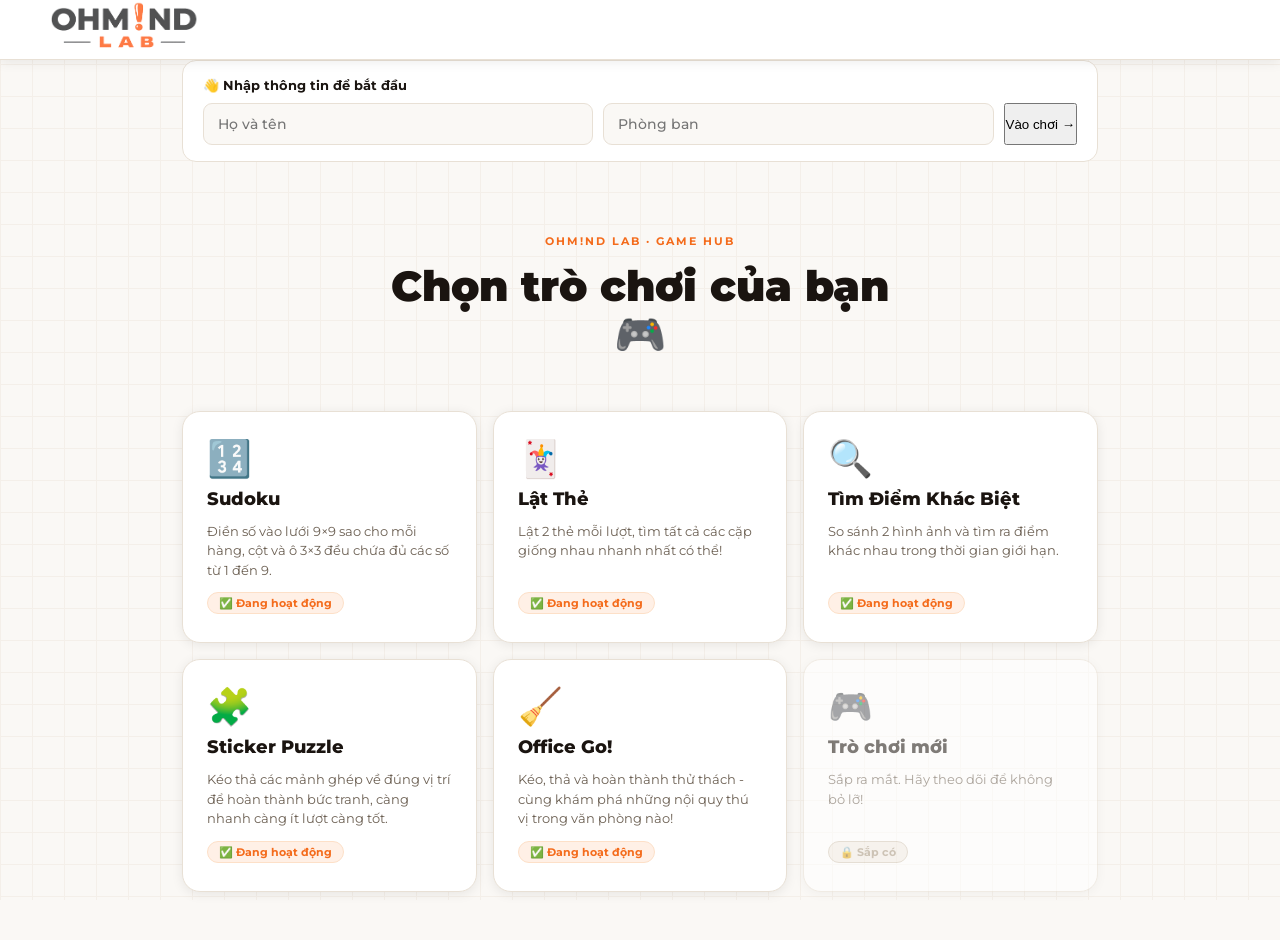
<file: game/clean-space.html>
<!DOCTYPE html>
<html lang="vi">
<head>
<meta charset="UTF-8">
<meta name="viewport" content="width=device-width, initial-scale=1.0">
<title>Office Go! — OhM!nd Lab</title>
<link rel="icon" type="image/png" href="../pic/Favicon1.png">
<link href="https://fonts.googleapis.com/css2?family=DM+Mono:wght@400;500&family=Montserrat:wght@400;500;600;700;800;900&display=swap" rel="stylesheet">
<link rel="stylesheet" href="../style.css">
<style>
/* ── CLEAN SPACE SPECIFIC ────────────────────────────────────── */

.cs-hud{display:flex;align-items:center;gap:12px;flex-wrap:wrap;background:var(--white);border:1.5px solid var(--border);border-radius:14px;padding:14px 20px;box-shadow:var(--shadow);margin-bottom:16px;}
.cs-timer{font-family:var(--mono);font-size:32px;font-weight:500;color:var(--orange);letter-spacing:2px;}
.cs-sep{width:1.5px;height:32px;background:var(--border);flex-shrink:0;}
.cs-stat{display:flex;flex-direction:column;align-items:center;gap:2px;}
.cs-stat-val{font-family:var(--mono);font-size:18px;font-weight:500;color:var(--text);}
.cs-stat-lbl{font-size:10px;font-weight:700;text-transform:uppercase;letter-spacing:.8px;color:var(--t3);}
.cs-progress{flex:1;min-width:100px;}
.cs-prog-lbl{font-size:11px;font-weight:700;color:var(--t3);margin-bottom:4px;}
.cs-prog-track{height:8px;background:var(--bg2);border-radius:999px;overflow:hidden;}
.cs-prog-fill{height:100%;background:var(--orange);border-radius:999px;transition:width .4s ease;}

.cs-stage-wrap{max-width:720px;margin:0 auto;}
.cs-stage{
  position:relative; width:100%; border-radius:18px; overflow:hidden;
  box-shadow:var(--shadow-lg); border:5px solid #fff; background:#eee;
  user-select:none; touch-action:none;
}
.cs-stage img.cs-bg{ display:block; width:100%; height:auto; pointer-events:none; user-select:none; }
.cs-layer{ position:absolute; inset:0; }

.cs-stain{
  position:absolute; border-radius: 50% 50% 45% 55% / 60% 55% 45% 40%;
  cursor:pointer; transition: transform .15s ease, opacity .35s ease;
  background: radial-gradient(ellipse at 40% 40%, #7a5236, #4d3320);
}
.cs-stain.cleaned{ opacity:0; transform: scale(0.3); pointer-events:none; }

.cs-item{
  position:absolute; cursor:grab; touch-action:none;
  filter: drop-shadow(0 4px 6px rgba(0,0,0,.18));
  display:flex; align-items:center; justify-content:center;
  font-size: 28px; line-height:1;
  /* z-index được gán riêng qua JS cho từng vật thể (trước/sau lớp phủ) — xem CS_Z trong script */
}
.cs-item img{ width:100%; height:100%; object-fit:contain; pointer-events:none; }
.cs-item.dragging{ cursor:grabbing; }
.cs-item.placed{ pointer-events:none; cursor:default; }

.cs-zone{
  position:absolute; border:2px dashed var(--orange); border-radius:8px;
  opacity:0;
}

.placed-badge{
  position:absolute; top:-8px; right:-8px; width:18px; height:18px;
  background:#2da44e; border:2px solid #fff; border-radius:50%;
  display:flex; align-items:center; justify-content:center;
  font-size:10px; color:#fff; font-weight:700;
  box-shadow:0 2px 5px rgba(0,0,0,.2);
}

.cs-rag{
  position:absolute; left:14px; bottom:14px; width:60px; aspect-ratio:3/2;
  cursor:grab; z-index:20; touch-action:none;
  filter: drop-shadow(0 6px 8px rgba(0,0,0,.18));
}
.cs-rag.dragging{ cursor:grabbing; }
.cs-rag svg{ width:100%; height:100%; }

.cs-trash-bin{
  position:absolute; width:56px; aspect-ratio:1;
  z-index:14; pointer-events:none;
  filter: drop-shadow(0 4px 8px rgba(0,0,0,.22));
}
.cs-trash-default{
  width:100%; height:100%; display:flex; align-items:center; justify-content:center;
  font-size:30px; background:var(--white); border:2px solid var(--border); border-radius:50%;
}

.cs-sparkle{ position:absolute; pointer-events:none; font-size:18px; animation: csPop .5s ease forwards; z-index:40; }
@keyframes csPop{ 0%{ transform: scale(.4) translateY(0); opacity:1; } 100%{ transform: scale(1.3) translateY(-22px); opacity:0; } }

.cs-toast{
  position:absolute; left:50%; bottom:10px; transform:translateX(-50%) translateY(16px);
  background: var(--text); color:#fff; padding:9px 16px; border-radius:10px;
  font-size:12.5px; max-width:90%; text-align:center; opacity:0;
  transition:all .3s ease; pointer-events:none; line-height:1.4; z-index:50;
}
.cs-toast.show{ opacity:1; transform: translateX(-50%) translateY(0); }
.cs-toast b{ color: var(--orange); }

.cs-stage-transition{
  position:absolute; inset:0; display:flex; align-items:center; justify-content:center;
  background: rgba(60,50,35,0); pointer-events:none;
  opacity:0; transition: all .3s ease; z-index:60; padding:20px;
}
.cs-stage-transition.show{ background: rgba(60,50,35,0.45); opacity:1; pointer-events:auto; }

.cs-note-card{
  position:relative; max-width:340px; width:100%;
  background: linear-gradient(180deg, #fff9d6 0%, #fff3b0 100%);
  border-radius: 4px; padding: 34px 26px 24px;
  box-shadow: 0 18px 40px -10px rgba(0,0,0,.45);
  transform: scale(0.9); transition: transform .3s ease;
  text-align:center;
}
.cs-stage-transition.show .cs-note-card{ transform: scale(1); }
.cs-note-tape{
  position:absolute; top:-14px; left:50%; transform:translateX(-50%);
  width:70px; height:26px; background: rgba(255,255,255,.55);
  border:1px solid rgba(0,0,0,.05); box-shadow:0 2px 4px rgba(0,0,0,.15);
}
.cs-note-text{
  font-size:15px; line-height:1.6; color:#4a3a1a; font-weight:600;
  white-space:pre-wrap; margin-bottom:20px;
}
.cs-note-text.align-left{ text-align:left; }
.cs-note-text.align-center{ text-align:center; }
.cs-note-text.align-right{ text-align:right; }
.cs-note-text ul{ margin:0; padding-left:20px; text-align:left; }
.cs-note-text li{ margin-bottom:4px; }
.cs-note-btn{ width:100%; justify-content:center; }

.score-big{font-family:var(--mono);font-size:48px;font-weight:500;color:var(--orange);line-height:1;margin:10px 0 4px;}
.score-sub{font-size:13px;color:var(--t2);margin-bottom:16px;}

@media(max-width:500px){
  .cs-hud{gap:8px;padding:10px 14px;}
  .cs-timer{font-size:24px;}
}
</style>
</head>
<body>
<div id="app">

<!-- RESULT MODAL -->
<div class="overlay hidden" id="rModal">
  <div class="modal" style="text-align:center">
    <div class="modal-icon">🎉</div>
    <h2>Hoàn thành!</h2>
    <div class="score-big" id="rTime">00:00</div>
    <div class="score-sub" id="rSub"></div>
    <div id="rDetails" style="margin-bottom:20px;text-align:left"></div>
    <div style="display:flex;gap:9px;justify-content:center">
      <button class="btn btn-primary" id="rSaveBtn" onclick="submitScore()">Lưu điểm</button>
      <button class="btn btn-secondary" onclick="document.getElementById('rModal').classList.add('hidden')">Đóng</button>
    </div>
  </div>
</div>

<header>
  <div class="logo">
    <img src="../pic/OhM!nd Lab.png" style="height:80px;object-fit:contain">
  </div>
  <div style="display:flex;align-items:center;gap:12px">
    <a href="../index.html" class="btn btn-secondary btn-sm">← Trang chủ</a>
    <div class="player-chip" id="playerChip" onclick="changePlayer()" style="display:none">
      <div class="chip-av" id="chipAv">?</div>
      <span id="hName">Khách</span>
    </div>
  </div>
</header>

<div class="tabs">
  <button class="tab active" onclick="switchTab('play',this)">🧹 Chơi ngay</button>
  <button class="tab" onclick="switchTab('lb',this);loadLB()">🏆 Xếp hạng</button>
</div>

<div class="main">

  <!-- PLAY PAGE -->
  <div id="page-play" class="page active">
    <div id="listView">
      <div class="card-label" style="margin-bottom:14px">Chọn thử thách để bắt đầu</div>
      <div id="challengeList"><div style="text-align:center;padding:48px;color:var(--t3)">⏳ Đang tải...</div></div>
    </div>
    <div id="gameView" style="display:none">
      <div class="game-header">
        <button class="back-btn" onclick="backToList()">← Danh sách</button>
        <div>
          <div class="game-title" id="gameTitle">Office Go!</div>
          <div class="game-subtitle" id="gameSubtitle"></div>
        </div>
      </div>
      <div id="gameArea"></div>
    </div>
  </div>

  <!-- LEADERBOARD PAGE -->
  <div id="page-lb" class="page">
    <div style="display:flex;gap:12px;margin-bottom:16px;flex-wrap:wrap">
      <div class="card" style="flex:1;min-width:130px;margin-bottom:0;text-align:center;padding:16px">
        <div style="font-family:var(--mono);font-size:26px;font-weight:500;color:var(--orange)" id="lbTotal">—</div>
        <div style="font-size:11px;font-weight:700;text-transform:uppercase;letter-spacing:.5px;color:var(--t3);margin-top:3px">Tổng lượt chơi</div>
      </div>
      <div class="card" style="flex:1;min-width:130px;margin-bottom:0;text-align:center;padding:16px">
        <div style="font-family:var(--mono);font-size:26px;font-weight:500;color:var(--orange)" id="lbPlayers">—</div>
        <div style="font-size:11px;font-weight:700;text-transform:uppercase;letter-spacing:.5px;color:var(--t3);margin-top:3px">Số người chơi</div>
      </div>
    </div>
    <div class="card" style="margin-bottom:16px">
      <div style="display:flex;align-items:center;gap:10px;flex-wrap:wrap">
        <div style="font-size:11px;font-weight:700;text-transform:uppercase;letter-spacing:1px;color:var(--t3)">Chọn ván:</div>
        <select id="lbFilter" onchange="renderLB()" style="flex:1;min-width:200px;max-width:400px;background:var(--bg);border:1.5px solid var(--border);color:var(--text);border-radius:9px;padding:8px 12px;font-family:var(--sans);font-size:13px;font-weight:600">
          <option value="all">Tất cả ván</option>
        </select>
        <button class="btn btn-secondary btn-sm" onclick="loadLB()">🔄 Refresh</button>
      </div>
    </div>
    <div id="lbContent"><div style="text-align:center;padding:40px;color:var(--t3)">Đang tải...</div></div>
  </div>

</div>
</div>
<div class="toast" id="toast"></div>

<script>
// ── CONFIG ──────────────────────────────────────────────────
const _cfg = 'https://script.google.com/macros/s/AKfycby2iK5X78FucVv36FcgyKPJiEopb9gdQMpD6V11QWAnMYpNo09yetHe11V3TtNjvbwG/exec';
const _key = 'BTK2026';

// ── LỚP HIỂN THỊ (Z-INDEX) ─────────────────────────────────────
// Vật thể "Sau lớp phủ" (VD: ghế bị bàn che) < Lớp phủ trước < Vật thể "Trước lớp phủ" (mặc định)
// < Thùng rác < Khăn lau. Khi đang kéo, vật thể tạm nổi lên trên lớp phủ để dễ nhìn thấy.
const CS_Z = {
  ITEM_BEHIND: 5,
  FRONT_OVERLAY: 8,
  ITEM_FRONT: 10,
  TRASH_BIN: 14,
  ITEM_DRAGGING: 22,
  RAG: 20,
  RAG_DRAGGING: 35
};

// ── STATE ───────────────────────────────────────────────────
let playerName = localStorage.getItem('bb_name') || '';
let playerDept = localStorage.getItem('bb_dept') || '';
let challenges = [];
let playedChallenges = JSON.parse(localStorage.getItem('bb_clean_played') || '{}');
let G = {};
let _allScores = [], _allGroups = {};

// ── BOOT ────────────────────────────────────────────────────
window.onload = () => {
  if(!playerName){ window.location.href='../index.html'; return; }
  updateHeader();
  fetchChallenges();
};

// ── PLAYER ──────────────────────────────────────────────────
function showModal(id){ document.getElementById(id).classList.remove('hidden'); }
function hideModal(id){ document.getElementById(id).classList.add('hidden'); }
function changePlayer(){ window.location.href = '../index.html'; }
function updateHeader(){
  document.getElementById('hName').textContent = playerName||'Khách';
  document.getElementById('chipAv').textContent = (playerName||'?')[0].toUpperCase();
  document.getElementById('playerChip').style.display = 'flex';
}

// ── TABS ────────────────────────────────────────────────────
function switchTab(name, el){
  document.querySelectorAll('.page').forEach(p=>p.classList.remove('active'));
  document.querySelectorAll('.tab').forEach(t=>t.classList.remove('active'));
  document.getElementById('page-'+name).classList.add('active');
  el.classList.add('active');
  if(name==='play') backToList();
}

// ── FETCH CHALLENGES ────────────────────────────────────────
async function fetchChallenges(){
  try{
    const res = await fetch(`${_cfg}?action=getActiveChallenges&key=${_key}&_=${Date.now()}`);
    const data = await res.json();
    challenges = (data.challenges||[]).filter(c => c.type === 'clean-space');
    renderChallengeList();
  }catch(e){
    document.getElementById('challengeList').innerHTML=`<div class="no-challenges"><div class="icon">⚠️</div><h3>Không thể tải</h3><p>${e.message}</p></div>`;
  }
}

function renderChallengeList(){
  const list = document.getElementById('challengeList');
  const now = Date.now();
  const active = challenges.filter(c => new Date(c.deadline) > now);
  if(!active.length){
    list.innerHTML=`<div class="no-challenges"><div class="icon">🧹</div><h3>Chưa có thử thách nào</h3><p>Admin sẽ tạo thử thách mới sớm thôi!</p></div>`;
    return;
  }
  list.innerHTML='';
  const grid = document.createElement('div'); grid.className='ch-grid';
  active.forEach(ch => {
    const played = playedChallenges[ch.id];
    const stages = (ch.stages && ch.stages.length) ? ch.stages : [{tasks: ch.tasks||[]}];
    const taskCount = stages.reduce((s,st)=>s+(st.tasks?.length||0), 0);
    const stageCount = stages.length;
    const card = document.createElement('div');
    card.className='ch-card'+(played?' played':'');
    card.innerHTML=`
      <div class="ch-card-top">
        <span class="ch-diff diff-medium">🧹 Dọn dẹp</span>
      </div>
      <div class="ch-title">${escH(ch.title)}</div>
      <div class="ch-desc">${escH(ch.description||'Dọn sạch không gian bằng cách xử lý đúng từng nhiệm vụ!')}</div>
      <div class="ch-meta">
        <span class="ch-meta-item">🧽 ${stageCount>1?`${stageCount} màn · `:''}${taskCount} nhiệm vụ</span>
        <span class="ch-meta-item">⏰ <span class="ch-countdown" id="cd-${ch.id}"></span></span>
      </div>
      ${played?`<div class="ch-played-badge">✅ Đã chơi — ${formatTime(played.time)}</div>`:''}`;
    card.onclick = () => startGame(ch);
    grid.appendChild(card);
    startCardCountdown(ch.id, new Date(ch.deadline));
  });
  list.appendChild(grid);
}

function startCardCountdown(id, deadline){
  const update = () => {
    const el = document.getElementById('cd-'+id); if(!el) return;
    const diff = deadline - Date.now();
    if(diff<=0){ el.textContent='Hết hạn'; return; }
    const h=Math.floor(diff/3600000),m=Math.floor((diff%3600000)/60000),s=Math.floor((diff%60000)/1000);
    el.textContent=`${String(h).padStart(2,'0')}:${String(m).padStart(2,'0')}:${String(s).padStart(2,'0')}`;
    el.className='ch-countdown'+(diff<3600000?' urgent':'');
  };
  update(); setInterval(update,1000);
}

// ══════════════════════════════════════════════════════════════
//  GAME ENGINE — DỌN DẸP KHÔNG GIAN
//  2 loại nhiệm vụ:
//   - "wipe":  kéo khăn lau đến vết bẩn tại (x,y) để xóa tại chỗ
//   - "place": kéo vật từ (fromX,fromY) đến đúng vùng (toX,toY)
// ══════════════════════════════════════════════════════════════
function startGame(ch){
  document.getElementById('listView').style.display='none';
  document.getElementById('gameView').style.display='block';
  document.getElementById('gameTitle').textContent = ch.title;

  // Chuẩn hoá: ván cũ (1 màn, dữ liệu nằm ở gốc) → bọc thành mảng stages có 1 phần tử
  const stages = (ch.stages && ch.stages.length) ? ch.stages : [{
    background: ch.background || '',
    ragImage: ch.ragImage || '',
    ragHomeX: ch.ragHomeX ?? null,
    ragHomeY: ch.ragHomeY ?? null,
    tasks: ch.tasks || []
  }];
  const totalTasks = stages.reduce((sum,s)=>sum+(s.tasks?.length||0), 0);

  document.getElementById('gameSubtitle').textContent = stages.length>1
    ? `${stages.length} màn · ${totalTasks} nhiệm vụ`
    : `${totalTasks} nhiệm vụ`;

  G = {
    ch,
    stages,
    stageIdx: 0,
    stage: null,
    tasks: [],
    totalTasks,
    doneCount: 0,
    stageDoneCount: 0,
    misses: 0,
    timer: 0,
    interval: null,
    started: false,
    done: false
  };

  renderGame();
}

function renderGame(){
  const ch = G.ch;
  const played = playedChallenges[ch.id];

  document.getElementById('gameArea').innerHTML = `
    ${played?`<div class="already-played">✅ Đã hoàn thành với <strong>${formatTime(played.time)}</strong>. Chơi lại không tính điểm.</div>`:''}
    <div class="cs-hud">
      <div class="cs-timer" id="csTimer">00:00</div>
      <div class="cs-sep"></div>
      <div class="cs-stat">
        <div class="cs-stat-val" id="csDone">0</div>
        <div class="cs-stat-lbl">Đã xong</div>
      </div>
      ${G.stages.length>1?`<div class="cs-sep"></div>
      <div class="cs-stat">
        <div class="cs-stat-val" id="csStageLbl">1/${G.stages.length}</div>
        <div class="cs-stat-lbl">Màn</div>
      </div>`:''}
      <div class="cs-sep"></div>
      <div class="cs-progress">
        <div class="cs-prog-lbl" id="csProgLbl">0 / ${G.totalTasks} nhiệm vụ</div>
        <div class="cs-prog-track"><div class="cs-prog-fill" id="csProgFill" style="width:0%"></div></div>
      </div>
    </div>
    <div class="cs-stage-wrap">
      <div class="cs-stage" id="csStage">
        <img class="cs-bg" id="csBg" src="" draggable="false" alt="Không gian cần dọn dẹp">
        <div class="cs-layer" id="csTasksLayer"></div>
        <div class="cs-toast" id="csToast"></div>
        <div class="cs-stage-transition" id="csStageTransition"></div>
      </div>
    </div>`;

  loadStage(0);
}

function loadStage(idx){
  G.stageIdx = idx;
  G.stage = G.stages[idx];
  G.tasks = G.stage.tasks || [];
  G.stageDoneCount = 0;

  const stageLbl = document.getElementById('csStageLbl');
  if(stageLbl) stageLbl.textContent = `${idx+1}/${G.stages.length}`;

  const bg = document.getElementById('csBg');
  bg.src = escH(G.stage.background || '');
  bg.onerror = () => { document.getElementById('csTasksLayer').innerHTML = '<p style="padding:24px;color:var(--red);text-align:center">Không tải được ảnh nền.</p>'; };
  if(bg.complete && bg.src) buildTasks(); else bg.onload = buildTasks;
}

function buildTasks(){
  const stage = document.getElementById('csStage');
  const layer = document.getElementById('csTasksLayer');
  layer.innerHTML = '';
  const oldRag = document.getElementById('csRag');
  if(oldRag) oldRag.remove();
  const oldFront = document.getElementById('csFrontOverlay');
  if(oldFront) oldFront.remove();
  const oldTrash = document.getElementById('csTrashBin');
  if(oldTrash) oldTrash.remove();
  G.itemEls = []; G.stainEls = [];

  const hasWipe = G.tasks.some(t => t.kind === 'wipe');
  const hasTrashTask = G.tasks.some(t => t.kind === 'place' && t.targetType === 'trash');

  // Icon thùng rác chung (cấp ván) — chỉ tạo nếu màn này có nhiệm vụ nhắm tới nó
  let trashEl = null;
  if(hasTrashTask){
    trashEl = document.createElement('div');
    trashEl.className = 'cs-trash-bin'; trashEl.id = 'csTrashBin';
    trashEl.style.zIndex = CS_Z.TRASH_BIN;
    trashEl.innerHTML = G.ch.trashImage
      ? `<img src="${escH(G.ch.trashImage)}" style="width:100%;height:100%;object-fit:contain;pointer-events:none;user-select:none" draggable="false">`
      : `<div class="cs-trash-default">🗑️</div>`;
    if(G.ch.trashSizePct){ trashEl.style.width = G.ch.trashSizePct + '%'; }
    stage.appendChild(trashEl);
    positionTrashBin(trashEl, stage);
  }

  G.tasks.forEach((t, idx) => {
    const sizePct = t.sizePct || 8;
    if(t.kind === 'wipe'){
      const el = document.createElement('div');
      el.className = 'cs-stain';
      el.dataset.idx = idx;
      el.style.left = (t.x*100) + '%';
      el.style.top = (t.y*100) + '%';
      el.style.width = sizePct + '%';
      el.style.transform = 'translate(-50%,-50%)';
      // Mặc định (t.frontOfOverlay không có hoặc true) = trước lớp phủ, giữ hành vi cũ tương thích ngược
      el.style.zIndex = (t.frontOfOverlay === false) ? CS_Z.ITEM_BEHIND : CS_Z.ITEM_FRONT;
      if(t.image){
        el.style.aspectRatio = '1';
        el.style.background = 'none';
        el.innerHTML = `<img src="${escH(t.image)}" style="width:100%;height:100%;object-fit:contain;pointer-events:none;user-select:none" draggable="false">`;
      } else {
        el.style.aspectRatio = '1.5';
      }
      layer.appendChild(el);
      G.stainEls.push(el);
    } else if(t.kind === 'place'){
      const isTrashTarget = t.targetType === 'trash';

      // Vùng đích: nếu nhắm vào thùng rác chung thì dùng luôn icon thùng rác làm đích,
      // không vẽ ô vuông đứt nét riêng trên ảnh nữa.
      let zone;
      if(isTrashTarget){
        zone = trashEl;
      } else {
        zone = document.createElement('div');
        zone.className = 'cs-zone';
        zone.dataset.idx = idx;
        zone.style.left = (t.toX*100) + '%';
        zone.style.top = (t.toY*100) + '%';
        zone.style.width = sizePct + '%';
        zone.style.aspectRatio = '1';
        zone.style.transform = 'translate(-50%,-50%)';
        layer.appendChild(zone);
      }

      // Vật thể kéo được
      const item = document.createElement('div');
      item.className = 'cs-item';
      item.dataset.idx = idx;
      item.style.left = (t.fromX*100) + '%';
      item.style.top = (t.fromY*100) + '%';
      item.style.width = sizePct + '%';
      item.style.aspectRatio = '1';
      item.style.transform = 'translate(-50%,-50%)';
      // Mặc định (t.frontOfOverlay không có hoặc true) = trước lớp phủ, giữ hành vi cũ tương thích ngược
      item.dataset.restZ = (t.frontOfOverlay === false) ? CS_Z.ITEM_BEHIND : CS_Z.ITEM_FRONT;
      item.style.zIndex = item.dataset.restZ;
      item.innerHTML = t.image ? `<img src="${escH(t.image)}" draggable="false">` : (t.icon || '📦');
      layer.appendChild(item);
      G.itemEls.push(item);

      item.addEventListener('mousedown', e => itemStart(item, zone, t, e.clientX, e.clientY));
      item.addEventListener('touchstart', e => { const tt=e.touches[0]; itemStart(item, zone, t, tt.clientX, tt.clientY); }, {passive:true});
    }
  });

  // Lớp phủ trước (che vật thể) — nằm TRÊN vật thể kéo-thả nhưng DƯỚI khăn lau
  if(G.stage.frontOverlay){
    const front = document.createElement('img');
    front.id = 'csFrontOverlay';
    front.src = G.stage.frontOverlay;
    front.draggable = false;
    front.style.cssText = `position:absolute;inset:0;width:100%;height:100%;pointer-events:none;user-select:none;z-index:${CS_Z.FRONT_OVERLAY}`;
    stage.appendChild(front);
  }

  if(hasWipe){
    const rag = document.createElement('div');
    rag.className = 'cs-rag'; rag.id = 'csRag';
    rag.style.zIndex = CS_Z.RAG;
    rag.innerHTML = G.stage.ragImage
      ? `<img src="${escH(G.stage.ragImage)}" style="width:100%;height:100%;object-fit:contain;pointer-events:none;user-select:none" draggable="false">`
      : `<svg viewBox="0 0 100 70">
      <rect x="6" y="6" width="88" height="58" rx="10" fill="#f2f0e6" stroke="#d8d2c0" stroke-width="3"/>
      <path d="M6 20 H94" stroke="#d8d2c0" stroke-width="3"/><path d="M6 46 H94" stroke="#d8d2c0" stroke-width="3"/>
      <rect x="6" y="6" width="88" height="14" rx="6" fill="#f46b1b" opacity="0.5"/></svg>`;
    if(G.stage.ragSizePct){ rag.style.width = G.stage.ragSizePct + '%'; }
    stage.appendChild(rag);
    setupRag(rag, stage);
  }

  attachStainClick();
}

// ── WIPE TASK (khăn lau) ──────────────────────────────────────
function positionTrashBin(el, stage){
  const sr = stage.getBoundingClientRect();
  const ew = el.offsetWidth || 56, eh = el.offsetHeight || 56;
  if(G.ch.trashX!=null && G.ch.trashY!=null){
    el.style.left = Math.round(G.ch.trashX*sr.width - ew/2) + 'px';
    el.style.top  = Math.round(G.ch.trashY*sr.height - eh/2) + 'px';
  } else {
    // Mặc định: góc dưới phải
    el.style.right = '14px';
    el.style.bottom = '14px';
  }
}

function getRagHomePos(rag, stage){
  const sr = stage.getBoundingClientRect();
  const rw = rag.offsetWidth || 60, rh = rag.offsetHeight || 40;
  if(G.stage.ragHomeX!=null && G.stage.ragHomeY!=null){
    return {
      left: Math.round(G.stage.ragHomeX*sr.width - rw/2) + 'px',
      top : Math.round(G.stage.ragHomeY*sr.height - rh/2) + 'px'
    };
  }
  // Mặc định: góc dưới trái (giữ hành vi cũ nếu admin không đặt vị trí riêng)
  return { left: '14px', top: Math.round(sr.height - rh - 14) + 'px' };
}

function setupRag(rag, stage){
  let dragging=false, offX=0, offY=0;

  // Đặt vị trí gốc ban đầu
  const home = getRagHomePos(rag, stage);
  rag.style.left = home.left; rag.style.top = home.top; rag.style.bottom = 'auto';

  function start(cx,cy){
    dragging=true; rag.classList.add('dragging');
    const r=rag.getBoundingClientRect();
    offX=cx-r.left; offY=cy-r.top;
    rag.style.right='auto'; rag.style.bottom='auto';
  }
  function move(cx,cy){
    if(!dragging) return;
    const sr=stage.getBoundingClientRect();
    rag.style.left=(cx-offX-sr.left)+'px'; rag.style.top=(cy-offY-sr.top)+'px';
    G.stainEls.forEach(s=>{
      if(s.classList.contains('cleaned')) return;
      const r=s.getBoundingClientRect();
      const hit = cx>r.left-10 && cx<r.right+10 && cy>r.top-10 && cy<r.bottom+10;
      s.style.filter = hit ? 'brightness(1.3)' : '';
    });
  }
  function end(cx,cy){
    if(!dragging) return;
    dragging=false; rag.classList.remove('dragging');
    let hit=null;
    G.stainEls.forEach(s=>{
      if(s.classList.contains('cleaned')) return;
      const r=s.getBoundingClientRect();
      const isHit = cx>r.left-14 && cx<r.right+14 && cy>r.top-14 && cy<r.bottom+14;
      if(isHit) hit=s; s.style.filter='';
    });
    if(hit) onWipeSuccess(hit);
    const homePos = getRagHomePos(rag, stage);
    rag.style.left = homePos.left; rag.style.top = homePos.top;
  }

  rag.addEventListener('mousedown', e=>start(e.clientX,e.clientY));
  window.addEventListener('mousemove', e=>move(e.clientX,e.clientY));
  window.addEventListener('mouseup', e=>end(e.clientX,e.clientY));
  rag.addEventListener('touchstart', e=>{const t=e.touches[0];start(t.clientX,t.clientY);},{passive:true});
  window.addEventListener('touchmove', e=>{if(!dragging)return;const t=e.touches[0];move(t.clientX,t.clientY);},{passive:true});
  window.addEventListener('touchend', e=>{const t=e.changedTouches[0];end(t.clientX,t.clientY);});
}

function attachStainClick(){ /* click handled via rag drag; giữ chỗ nếu cần mở rộng */ }

function onWipeSuccess(stainEl){
  stainEl.classList.add('cleaned');
  const idx = +stainEl.dataset.idx;
  const t = G.tasks[idx];
  ensureTimerStarted();
  spawnSparkle(stainEl);
  markTaskDone();
}

// ── PLACE TASK (đặt đồ đúng chỗ) ──────────────────────────────
let activeItem=null, activeZone=null, activeTask=null, itemOffX=0, itemOffY=0, itemHome=null;

function itemStart(item, zone, task, cx, cy){
  if(item.classList.contains('placed')) return;
  ensureTimerStarted();
  activeItem=item; activeZone=zone; activeTask=task;
  item.classList.add('dragging');
  item.style.zIndex = CS_Z.ITEM_DRAGGING; // nổi tạm lên trên lớp phủ trong lúc kéo, dù nghỉ ở lớp nào
  itemHome = { left:item.style.left, top:item.style.top, transform:item.style.transform };
  const r=item.getBoundingClientRect();
  itemOffX=cx-r.left; itemOffY=cy-r.top;
  item.style.transform='none';
}
function itemMove(cx,cy){
  if(!activeItem) return;
  const stage=document.getElementById('csStage');
  const sr=stage.getBoundingClientRect();
  activeItem.style.left=(cx-itemOffX-sr.left)+'px';
  activeItem.style.top=(cy-itemOffY-sr.top)+'px';
  const zr=activeZone.getBoundingClientRect();
  const hit = cx>zr.left-8 && cx<zr.right+8 && cy>zr.top-8 && cy<zr.bottom+8;
  activeZone.style.opacity = hit ? '1' : '.55';
  activeZone.style.borderColor = hit ? 'var(--green,#2da44e)' : 'var(--orange)';
}
function itemEnd(cx,cy){
  if(!activeItem) return;
  activeItem.classList.remove('dragging');
  const restZ = activeItem.dataset.restZ || CS_Z.ITEM_FRONT; // khôi phục đúng lớp nghỉ (trước/sau lớp phủ)
  const zr=activeZone.getBoundingClientRect();
  const hit = cx>zr.left-10 && cx<zr.right+10 && cy>zr.top-10 && cy<zr.bottom+10;
  activeZone.style.opacity=''; activeZone.style.borderColor='';

  if(hit){
    const stage=document.getElementById('csStage');
    const sr=stage.getBoundingClientRect();
    const iw=activeItem.offsetWidth, ih=activeItem.offsetHeight;
    const snapX = zr.left - sr.left + (zr.width-iw)/2;
    const snapY = zr.top - sr.top + (zr.height-ih)/2;
    activeItem.style.left=snapX+'px'; activeItem.style.top=snapY+'px';
    activeItem.style.zIndex = restZ;

    if(activeTask.placeAction === 'remove'){
      // Biến mất — dành cho vứt rác, dọn đồ thừa
      const itemEl = activeItem; // chụp lại tham chiếu DOM cục bộ — activeItem sẽ bị gán null trước khi setTimeout chạy
      itemEl.classList.add('placed');
      spawnSparkle({getBoundingClientRect:()=>({left:snapX+sr.left,top:snapY+sr.top,width:iw,height:ih})});
      setTimeout(()=>{ itemEl.style.transition='opacity .3s ease, transform .3s ease'; itemEl.style.opacity='0'; itemEl.style.transform='scale(.4)'; }, 80);
    } else {
      // Giữ nguyên tại chỗ — dành cho cất đồ, kéo ghế...
      activeItem.classList.add('placed');
      const badge=document.createElement('div'); badge.className='placed-badge'; badge.textContent='✓';
      activeItem.appendChild(badge);
      spawnSparkle({getBoundingClientRect:()=>({left:snapX+sr.left,top:snapY+sr.top,width:iw,height:ih})});
    }
    markTaskDone();
  } else {
    activeItem.style.left=itemHome.left; activeItem.style.top=itemHome.top; activeItem.style.transform=itemHome.transform;
    activeItem.style.zIndex = restZ;
    G.misses++;
  }
  activeItem=null; activeZone=null; activeTask=null;
}
window.addEventListener('mousemove', e=>itemMove(e.clientX,e.clientY));
window.addEventListener('mouseup', e=>itemEnd(e.clientX,e.clientY));
window.addEventListener('touchmove', e=>{ if(!activeItem) return; const t=e.touches[0]; itemMove(t.clientX,t.clientY); }, {passive:true});
window.addEventListener('touchend', e=>{ if(!activeItem) return; const t=e.changedTouches[0]; itemEnd(t.clientX,t.clientY); });

// ── SHARED HELPERS ──────────────────────────────────────────
function ensureTimerStarted(){
  if(G.started) return;
  G.started = true;
  G.interval = setInterval(()=>{
    G.timer++;
    const el=document.getElementById('csTimer');
    if(el) el.textContent = formatTime(G.timer);
  }, 1000);
}
function spawnSparkle(refEl){
  const stage=document.getElementById('csStage');
  const sr=stage.getBoundingClientRect();
  const rr = refEl.getBoundingClientRect();
  const s=document.createElement('div'); s.className='cs-sparkle'; s.textContent='✨';
  s.style.left=(rr.left-sr.left)+'px'; s.style.top=(rr.top-sr.top)+'px';
  stage.appendChild(s);
  setTimeout(()=>s.remove(), 500);
}
let csToastTimer;
function showCsToast(text){
  const toast=document.getElementById('csToast');
  if(!toast || !text) return;
  clearTimeout(csToastTimer);
  toast.innerHTML = 'Nội quy: <b>' + escH(text) + '</b>';
  toast.classList.add('show');
  csToastTimer=setTimeout(()=>toast.classList.remove('show'), 3200);
}
function markTaskDone(){
  G.doneCount++;
  G.stageDoneCount++;
  const doneEl=document.getElementById('csDone'); if(doneEl) doneEl.textContent=G.doneCount;
  const fill=document.getElementById('csProgFill'); if(fill) fill.style.width=(G.doneCount/G.totalTasks*100)+'%';
  const lbl=document.getElementById('csProgLbl'); if(lbl) lbl.textContent=`${G.doneCount} / ${G.totalTasks} nhiệm vụ`;

  if(G.stageDoneCount >= G.tasks.length){
    setTimeout(()=>showStageCompleteNote(), 600);
  }
}

// ── ĐỊNH DẠNG NỘI DUNG GIẤY NOTE: hỗ trợ bullet point ──────────
// Dòng bắt đầu bằng "- " hoặc "• " sẽ được gom thành danh sách <ul><li>.
// Các dòng còn lại giữ nguyên xuống dòng như cũ.
function formatNoteText(raw){
  const lines = String(raw).split('\n');
  let html = '';
  let inList = false;
  for(const line of lines){
    const bulletMatch = line.match(/^\s*[-•]\s+(.*)$/);
    if(bulletMatch){
      if(!inList){ html += '<ul>'; inList = true; }
      html += `<li>${escH(bulletMatch[1])}</li>`;
    } else {
      if(inList){ html += '</ul>'; inList = false; }
      if(html) html += '<br>';
      html += escH(line);
    }
  }
  if(inList) html += '</ul>';
  return html;
}

// ── POPUP "GIẤY NOTE" KHI HOÀN THÀNH 1 MÀN ─────────────────────
function showStageCompleteNote(){
  const isLastStage = G.stageIdx >= G.stages.length - 1;
  const noteText = G.stage.completionNote && G.stage.completionNote.trim()
    ? G.stage.completionNote
    : '🎉 Bạn đã hoàn thành xuất sắc!';
  const align = G.stage.completionNoteAlign || 'center';

  const holder = document.getElementById('csStageTransition');
  if(!holder) return;
  holder.innerHTML = `
    <div class="cs-note-card">
      <div class="cs-note-tape"></div>
      <div class="cs-note-text align-${align}">${formatNoteText(noteText)}</div>
      <button class="btn btn-primary cs-note-btn" id="csNoteBtn">
        ${isLastStage ? '🏁 Hoàn thành' : 'Ván tiếp theo →'}
      </button>
    </div>`;
  holder.classList.add('show');

  document.getElementById('csNoteBtn').onclick = () => {
    holder.classList.remove('show');
    if(isLastStage){
      endGame();
    } else {
      goToNextStage();
    }
  };
}

function goToNextStage(){
  loadStage(G.stageIdx + 1);
}

function endGame(){
  G.done = true;
  clearInterval(G.interval);
  document.getElementById('rTime').textContent = formatTime(G.timer);
  document.getElementById('rSub').textContent = `${G.totalTasks} nhiệm vụ hoàn thành`;
  document.getElementById('rDetails').innerHTML = `
    <div class="result-row"><span>⏱ Thời gian</span><span class="result-val">${formatTime(G.timer)}</span></div>
    <div class="result-row"><span>🧹 Nhiệm vụ</span><span class="result-val">${G.totalTasks} / ${G.totalTasks}</span></div>
    <div class="result-row"><span>❌ Lần thả sai</span><span class="result-val">${G.misses}</span></div>
    <div class="result-row"><span>👤 Người chơi</span><span class="result-val">${escH(playerName)}</span></div>`;
  document.getElementById('rSaveBtn').textContent = 'Lưu điểm';
  showModal('rModal');
}

// ── SUBMIT SCORE ────────────────────────────────────────────
async function submitScore(){
  const btn = document.getElementById('rSaveBtn');
  btn.innerHTML = '<span class="spinner"></span>';
  try{
    await fetch(`${_cfg}?action=addScore&key=${_key}&name=${encodeURIComponent(playerName)}&dept=${encodeURIComponent(playerDept||'')}&game=CleanSpace&title=${encodeURIComponent(G.ch.title)}&time=${G.timer}&challengeId=${G.ch.id}&errors=${G.misses}&timestamp=${encodeURIComponent(new Date().toISOString())}`);
    playedChallenges[G.ch.id] = {time: G.timer};
    localStorage.setItem('bb_clean_played', JSON.stringify(playedChallenges));
    showToast('✅ Điểm đã lưu!','ok');
  }catch(e){ showToast('❌ Lỗi kết nối','bad'); }
  btn.textContent = 'Đã lưu ✓';
  setTimeout(()=>hideModal('rModal'), 1000);
}

function backToList(){
  if(G.interval) clearInterval(G.interval);
  G = {};
  document.getElementById('gameView').style.display='none';
  document.getElementById('listView').style.display='block';
  fetchChallenges();
}

// ── LEADERBOARD ─────────────────────────────────────────────
async function loadLB(){
  const content = document.getElementById('lbContent');
  content.innerHTML = '<div style="text-align:center;padding:40px;color:var(--t3)">Đang tải...</div>';
  try{
    const res = await fetch(`${_cfg}?action=getScores&key=${_key}&challengeId=all&_=${Date.now()}`);
    const data = await res.json();
    _allScores = (data.scores||[]).filter(s => s.game==='CleanSpace');
    document.getElementById('lbTotal').textContent = _allScores.length;
    document.getElementById('lbPlayers').textContent = new Set(_allScores.map(s=>s.name)).size;
    _allGroups = {};
    _allScores.forEach(s=>{
      const cid = String(s.challengeId||'?');
      if(!_allGroups[cid]) _allGroups[cid]=[];
      _allGroups[cid].push(s);
    });
    const sel = document.getElementById('lbFilter');
    while(sel.options.length>1) sel.remove(1);
    Object.keys(_allGroups).sort((a,b)=>+b-+a).forEach(cid=>{
      const ch = challenges.find(c=>String(c.id)===cid);
      const opt = document.createElement('option');
      opt.value=cid; opt.textContent=ch?.title||`Ván #${cid}`;
      sel.appendChild(opt);
    });
    renderLB();
  }catch(e){
    content.innerHTML=`<div style="text-align:center;padding:40px;color:var(--t3)">❌ ${e.message}</div>`;
  }
}

function renderLB(){
  const content = document.getElementById('lbContent');
  if(!_allScores.length){
    content.innerHTML='<div style="text-align:center;padding:48px;color:var(--t3)">🚀 Chưa có ai hoàn thành!</div>';
    return;
  }
  const filter = document.getElementById('lbFilter')?.value||'all';
  const ri = i => i===0?'🥇':i===1?'🥈':i===2?'🥉':`<span style="font-family:var(--mono);color:var(--t3)">#${i+1}</span>`;

  const renderTable = rows => {
    const sorted = [...rows].sort((a,b)=>(+a.time||0)-(+b.time||0));
    return `<table style="width:100%;border-collapse:collapse">
      <thead><tr>
        ${['Hạng','Tên','Phòng ban','Thời gian','Lần thả sai'].map(h=>`<th style="text-align:left;padding:9px 12px;font-size:10px;text-transform:uppercase;letter-spacing:1px;color:var(--t3);border-bottom:1.5px solid var(--border);font-weight:700">${h}</th>`).join('')}
      </tr></thead>
      <tbody>${sorted.map((s,i)=>`<tr style="background:${s.name===playerName?'var(--ol)':''}">
        <td style="padding:10px 12px;border-bottom:1px solid var(--bg2)">${ri(i)}</td>
        <td style="padding:10px 12px;border-bottom:1px solid var(--bg2);font-weight:700;color:${s.name===playerName?'var(--orange)':'var(--text)'}">
          ${escH(s.name)}${s.name===playerName?'<span style="font-size:10px;background:var(--ol);color:var(--orange);border:1px solid var(--om);border-radius:999px;padding:1px 6px;margin-left:4px">bạn</span>':''}
        </td>
        <td style="padding:10px 12px;border-bottom:1px solid var(--bg2);color:var(--t2);font-size:13px">${escH(s.dept||'—')}</td>
        <td style="padding:10px 12px;border-bottom:1px solid var(--bg2);font-family:var(--mono);color:var(--orange);font-weight:700;font-size:15px">${formatTime(+s.time)}</td>
        <td style="padding:10px 12px;border-bottom:1px solid var(--bg2);color:var(--t2);font-weight:600">${s.errors||'0'}</td>
      </tr>`).join('')}</tbody>
    </table>`;
  };

  if(filter==='all'){
    const cids = Object.keys(_allGroups).sort((a,b)=>+b-+a);
    content.innerHTML = `<div style="display:flex;flex-wrap:wrap;gap:16px">
      ${cids.map(cid=>{
        const ch=challenges.find(c=>String(c.id)===cid);
        const title=ch?.title||_allGroups[cid][0]?.title||`Ván #${cid}`;
        return `<div style="flex:1;min-width:320px;background:var(--white);border:1.5px solid var(--border);border-radius:14px;padding:18px;box-shadow:var(--shadow)">
          <div style="font-size:15px;font-weight:800;margin-bottom:14px">${escH(title)}</div>
          ${renderTable(_allGroups[cid])}
        </div>`;
      }).join('')}
    </div>`;
  }else{
    const rows = _allGroups[filter]||[];
    content.innerHTML=`<div class="card">${renderTable(rows)}</div>`;
  }
}

// ── HELPERS ─────────────────────────────────────────────────
function formatTime(s){ return`${String(Math.floor(s/60)).padStart(2,'0')}:${String(s%60).padStart(2,'0')}`; }
function escH(s){ return String(s).replace(/[&<>"']/g,c=>({'&':'&amp;','<':'&lt;','>':'&gt;','"':'&quot;',"'":'&#39;'}[c])); }
function showToast(msg,type=''){
  const t=document.getElementById('toast');t.textContent=msg;t.className='toast '+type;t.classList.add('show');
  setTimeout(()=>t.classList.remove('show'),3000);
}
</script>
</body>
</html>
</file>
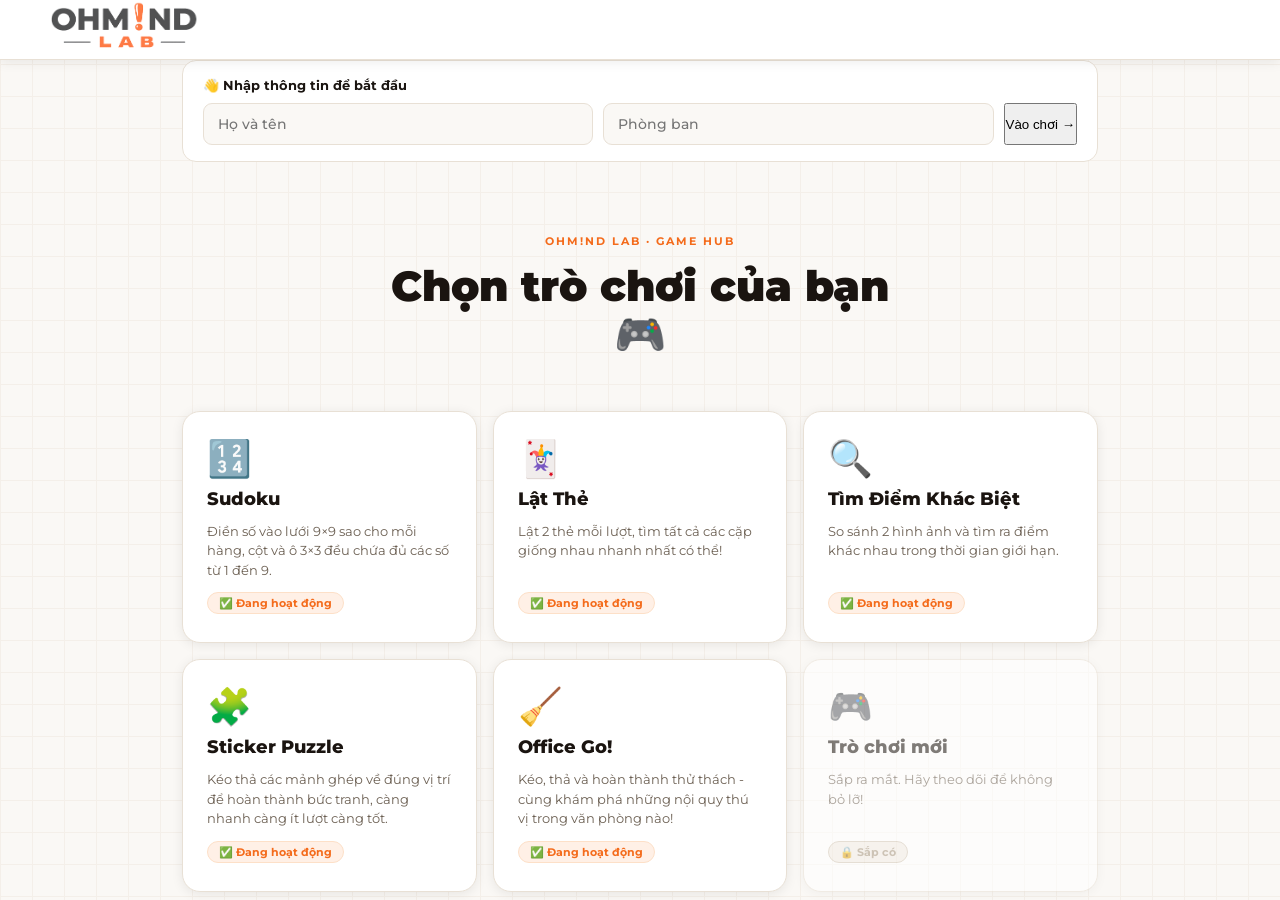
<file: game/memory-match (1).html>
<!DOCTYPE html>
<html lang="vi">
<head>
<meta charset="UTF-8">
<meta name="viewport" content="width=device-width, initial-scale=1.0">
<title>Lật Thẻ — OhM!nd Lab</title>
<link rel="icon" type="image/png" href="../pic/Favicon1.png">
<link href="https://fonts.googleapis.com/css2?family=DM+Mono:wght@400;500&family=Montserrat:wght@400;500;600;700;800;900&display=swap" rel="stylesheet">
<link rel="stylesheet" href="../style.css">
<style>
/* ── MEMORY MATCH SPECIFIC ───────────────────────────────────── */

/* HUD */
.mm-hud{display:flex;align-items:center;gap:12px;flex-wrap:wrap;background:var(--white);border:1.5px solid var(--border);border-radius:14px;padding:14px 20px;box-shadow:var(--shadow);margin-bottom:16px;}
.mm-timer{font-family:var(--mono);font-size:32px;font-weight:500;color:var(--orange);letter-spacing:2px;}
.mm-sep{width:1.5px;height:32px;background:var(--border);flex-shrink:0;}
.mm-stat{display:flex;flex-direction:column;align-items:center;gap:2px;}
.mm-stat-val{font-family:var(--mono);font-size:18px;font-weight:500;color:var(--text);}
.mm-stat-lbl{font-size:10px;font-weight:700;text-transform:uppercase;letter-spacing:.8px;color:var(--t3);}
.mm-progress{flex:1;min-width:100px;}
.mm-prog-lbl{font-size:11px;font-weight:700;color:var(--t3);margin-bottom:4px;}
.mm-prog-track{height:8px;background:var(--bg2);border-radius:999px;overflow:hidden;}
.mm-prog-fill{height:100%;background:var(--orange);border-radius:999px;transition:width .4s ease;}

/* CARD GRID */
.mm-grid{display:grid;gap:10px;margin:0 auto;}
.mm-card{aspect-ratio:1;perspective:600px;cursor:pointer;}
.mm-card-inner{width:100%;height:100%;position:relative;transform-style:preserve-3d;transition:transform .45s cubic-bezier(.4,0,.2,1);}
.mm-card.flipped .mm-card-inner,.mm-card.matched .mm-card-inner{transform:rotateY(180deg);}
.mm-card-front,.mm-card-back{position:absolute;inset:0;border-radius:12px;backface-visibility:hidden;-webkit-backface-visibility:hidden;display:flex;align-items:center;justify-content:center;overflow:hidden;}

/* Back (face down) */
.mm-card-front{background:var(--orange);border:2px solid var(--od);box-shadow:0 3px 10px rgba(244,107,27,.25);}
.mm-card-front-pattern{width:100%;height:100%;display:grid;place-items:center;font-size:clamp(20px,4vw,36px);opacity:.4;}

/* Front (face up) */
.mm-card-back{background:var(--white);border:2px solid var(--border);transform:rotateY(180deg);box-shadow:var(--shadow);}
.mm-card-back img{width:100%;height:100%;object-fit:cover;border-radius:10px;}

/* States */
.mm-card.matched .mm-card-back{border-color:var(--green);box-shadow:0 0 0 3px rgba(45,164,78,.25);}
.mm-card.wrong .mm-card-inner{animation:wrongShake .4s ease;}
@keyframes wrongShake{0%,100%{transform:rotateY(180deg)}25%{transform:rotateY(180deg) translateX(4px)}75%{transform:rotateY(180deg) translateX(-4px)}}
.mm-card:not(.flipped):not(.matched):hover .mm-card-front{background:var(--od);}

/* Match flash */
.match-flash{position:fixed;inset:0;background:rgba(45,164,78,.12);pointer-events:none;z-index:50;opacity:0;transition:opacity .15s;}
.match-flash.show{opacity:1;}

/* Score modal extras */
.score-big{font-family:var(--mono);font-size:48px;font-weight:500;color:var(--orange);line-height:1;margin:10px 0 4px;}
.score-sub{font-size:13px;color:var(--t2);margin-bottom:16px;}

@media(max-width:500px){
  .mm-hud{gap:8px;padding:10px 14px;}
  .mm-timer{font-size:24px;}
  .mm-grid{gap:7px;}
}
</style>
</head>
<body>
<div id="app">


<!-- RESULT MODAL -->
<div class="overlay hidden" id="rModal">
  <div class="modal" style="text-align:center">
    <div class="modal-icon">🎉</div>
    <h2>Hoàn thành!</h2>
    <div class="score-big" id="rTime">00:00</div>
    <div class="score-sub" id="rSub"></div>
    <div id="rDetails" style="margin-bottom:20px;text-align:left"></div>
    <div style="display:flex;gap:9px;justify-content:center">
      <button class="btn btn-primary" id="rSaveBtn" onclick="submitScore()">Lưu điểm</button>
      <button class="btn btn-secondary" onclick="document.getElementById('rModal').classList.add('hidden')">Đóng</button>
    </div>
  </div>
</div>

<div class="match-flash" id="matchFlash"></div>

<header>
  <div class="logo">
    <img src="../pic/OhM!nd Lab.png" style="height:80px;object-fit:contain">
  </div>
  <div style="display:flex;align-items:center;gap:12px">
    <a href="../index.html" class="btn btn-secondary btn-sm">← Trang chủ</a>
    <div class="player-chip" id="playerChip" onclick="changePlayer()" style="display:none">
      <div class="chip-av" id="chipAv">?</div>
      <span id="hName">Khách</span>
    </div>
  </div>
</header>

<div class="tabs">
  <button class="tab active" onclick="switchTab('play',this)">🃏 Chơi ngay</button>
  <button class="tab" onclick="switchTab('lb',this);loadLB()">🏆 Xếp hạng</button>
</div>

<div class="main">

  <!-- PLAY PAGE -->
  <div id="page-play" class="page active">
    <div id="listView">
      <div class="card-label" style="margin-bottom:14px">Chọn thử thách để bắt đầu</div>
      <div id="challengeList"><div style="text-align:center;padding:48px;color:var(--t3)">⏳ Đang tải...</div></div>
    </div>
    <div id="gameView" style="display:none">
      <div class="game-header">
        <button class="back-btn" onclick="backToList()">← Danh sách</button>
        <div>
          <div class="game-title" id="gameTitle">Lật Thẻ</div>
          <div class="game-subtitle" id="gameSubtitle"></div>
        </div>
      </div>
      <div id="gameArea"></div>
    </div>
  </div>

  <!-- LEADERBOARD PAGE -->
  <div id="page-lb" class="page">
    <div style="display:flex;gap:12px;margin-bottom:16px;flex-wrap:wrap">
      <div class="card" style="flex:1;min-width:130px;margin-bottom:0;text-align:center;padding:16px">
        <div style="font-family:var(--mono);font-size:26px;font-weight:500;color:var(--orange)" id="lbTotal">—</div>
        <div style="font-size:11px;font-weight:700;text-transform:uppercase;letter-spacing:.5px;color:var(--t3);margin-top:3px">Tổng lượt chơi</div>
      </div>
      <div class="card" style="flex:1;min-width:130px;margin-bottom:0;text-align:center;padding:16px">
        <div style="font-family:var(--mono);font-size:26px;font-weight:500;color:var(--orange)" id="lbPlayers">—</div>
        <div style="font-size:11px;font-weight:700;text-transform:uppercase;letter-spacing:.5px;color:var(--t3);margin-top:3px">Số người chơi</div>
      </div>
    </div>
    <div class="card" style="margin-bottom:16px">
      <div style="display:flex;align-items:center;gap:10px;flex-wrap:wrap">
        <div style="font-size:11px;font-weight:700;text-transform:uppercase;letter-spacing:1px;color:var(--t3)">Chọn ván:</div>
        <select id="lbFilter" onchange="renderLB()" style="flex:1;min-width:200px;max-width:400px;background:var(--bg);border:1.5px solid var(--border);color:var(--text);border-radius:9px;padding:8px 12px;font-family:var(--sans);font-size:13px;font-weight:600">
          <option value="all">Tất cả ván</option>
        </select>
        <button class="btn btn-secondary btn-sm" onclick="loadLB()">🔄 Refresh</button>
      </div>
    </div>
    <div id="lbContent"><div style="text-align:center;padding:40px;color:var(--t3)">Đang tải...</div></div>
  </div>

</div>
</div>
<div class="toast" id="toast"></div>

<script>
// ── CONFIG ──────────────────────────────────────────────────
const _cfg = 'https://script.google.com/macros/s/AKfycby2iK5X78FucVv36FcgyKPJiEopb9gdQMpD6V11QWAnMYpNo09yetHe11V3TtNjvbwG/exec';
const _key = 'BTK2026';

// ── STATE ───────────────────────────────────────────────────
let playerName = localStorage.getItem('bb_name') || '';
let playerDept = localStorage.getItem('bb_dept') || '';
let challenges = [];
let playedChallenges = JSON.parse(localStorage.getItem('bb_memory_played') || '{}');
let G = {};
let _allScores = [], _allGroups = {};

// ── BOOT ────────────────────────────────────────────────────
window.onload = () => {
  // Nếu chưa có tên → về trang chủ nhập
  if(!playerName){ window.location.href='../index.html'; return; }
  updateHeader();
  fetchChallenges();
};

// ── PLAYER ──────────────────────────────────────────────────
function showModal(id){ document.getElementById(id).classList.remove('hidden'); }
function hideModal(id){ document.getElementById(id).classList.add('hidden'); }

function changePlayer(){
  window.location.href = '../index.html';
}
function updateHeader(){
  document.getElementById('hName').textContent = playerName||'Khách';
  document.getElementById('chipAv').textContent = (playerName||'?')[0].toUpperCase();
  document.getElementById('playerChip').style.display = 'flex';
}

// ── TABS ────────────────────────────────────────────────────
function switchTab(name, el){
  document.querySelectorAll('.page').forEach(p=>p.classList.remove('active'));
  document.querySelectorAll('.tab').forEach(t=>t.classList.remove('active'));
  document.getElementById('page-'+name).classList.add('active');
  el.classList.add('active');
  if(name==='play') backToList();
}

// ── FETCH CHALLENGES ────────────────────────────────────────
async function fetchChallenges(){
  try{
    const res = await fetch(`${_cfg}?action=getActiveChallenges&key=${_key}&_=${Date.now()}`);
    const data = await res.json();
    challenges = (data.challenges||[]).filter(c => c.type === 'memory-match');
    renderChallengeList();
  }catch(e){
    document.getElementById('challengeList').innerHTML=`<div class="no-challenges"><div class="icon">⚠️</div><h3>Không thể tải</h3><p>${e.message}</p></div>`;
  }
}

function renderChallengeList(){
  const list = document.getElementById('challengeList');
  const now = Date.now();
  const active = challenges.filter(c => new Date(c.deadline) > now);
  if(!active.length){
    list.innerHTML=`<div class="no-challenges"><div class="icon">🃏</div><h3>Chưa có thử thách nào</h3><p>Admin sẽ tạo thử thách mới sớm thôi!</p></div>`;
    return;
  }
  list.innerHTML='';
  const grid = document.createElement('div'); grid.className='ch-grid';
  active.forEach(ch => {
    const played = playedChallenges[ch.id];
    const pairs = ch.cards ? ch.cards.length : '?';
    const card = document.createElement('div');
    card.className='ch-card'+(played?' played':'');
    card.innerHTML=`
      <div class="ch-card-top">
        <span class="ch-diff diff-medium">🃏 Lật thẻ</span>
      </div>
      <div class="ch-title">${escH(ch.title)}</div>
      <div class="ch-desc">${escH(ch.description||'Tìm tất cả các cặp thẻ giống nhau!')}</div>
      <div class="ch-meta">
        <span class="ch-meta-item">🎴 ${pairs} cặp thẻ</span>
        <span class="ch-meta-item">⏰ <span class="ch-countdown" id="cd-${ch.id}"></span></span>
      </div>
      ${played?`<div class="ch-played-badge">✅ Đã chơi — ${formatTime(played.time)}</div>`:''}`;
    card.onclick = () => startGame(ch);
    grid.appendChild(card);
    startCardCountdown(ch.id, new Date(ch.deadline));
  });
  list.appendChild(grid);
}

function startCardCountdown(id, deadline){
  const update = () => {
    const el = document.getElementById('cd-'+id); if(!el) return;
    const diff = deadline - Date.now();
    if(diff<=0){ el.textContent='Hết hạn'; return; }
    const h=Math.floor(diff/3600000),m=Math.floor((diff%3600000)/60000),s=Math.floor((diff%60000)/1000);
    el.textContent=`${String(h).padStart(2,'0')}:${String(m).padStart(2,'0')}:${String(s).padStart(2,'0')}`;
    el.className='ch-countdown'+(diff<3600000?' urgent':'');
  };
  update(); setInterval(update,1000);
}

// ══════════════════════════════════════════════════════════════
//  GAME ENGINE
// ══════════════════════════════════════════════════════════════
function startGame(ch){
  document.getElementById('listView').style.display='none';
  document.getElementById('gameView').style.display='block';
  document.getElementById('gameTitle').textContent = ch.title;
  document.getElementById('gameSubtitle').textContent = `${ch.cards.length} cặp thẻ`;

  // Build deck: each card appears twice
  const deck = [];
  ch.cards.forEach((url, i) => {
    const fixedUrl = toDriveImg(url);
    deck.push({id: i, pairId: i, url: fixedUrl});
    deck.push({id: i + ch.cards.length, pairId: i, url: fixedUrl});
  });
  // Shuffle
  for(let i=deck.length-1;i>0;i--){
    const j=Math.floor(Math.random()*(i+1));
    [deck[i],deck[j]]=[deck[j],deck[i]];
  }

  G = {
    ch, deck,
    flipped: [],      // indices currently face-up (max 2)
    matched: new Set(),
    moves: 0,
    timer: 0,
    interval: null,
    started: false,   // timer starts on first flip
    done: false,
    locked: false     // prevent clicks during animation
  };

  renderGame();
}

function renderGame(){
  const ch = G.ch;
  const pairs = ch.cards.length;
  const cols = pairs <= 6 ? 3 : pairs <= 8 ? 4 : pairs <= 10 ? 4 : pairs <= 12 ? 4 : 5;
  const maxW = cols * 120 + (cols-1) * 10;
  const played = playedChallenges[ch.id];

  document.getElementById('gameArea').innerHTML = `
    ${played?`<div class="already-played">✅ Đã hoàn thành với <strong>${formatTime(played.time)}</strong>. Chơi lại không tính điểm.</div>`:''}
    <div class="mm-hud">
      <div class="mm-timer" id="mmTimer">00:00</div>
      <div class="mm-sep"></div>
      <div class="mm-stat">
        <div class="mm-stat-val" id="mmMoves">0</div>
        <div class="mm-stat-lbl">Lượt lật</div>
      </div>
      <div class="mm-sep"></div>
      <div class="mm-stat">
        <div class="mm-stat-val" id="mmMatched" style="color:var(--green)">0</div>
        <div class="mm-stat-lbl">Cặp đúng</div>
      </div>
      <div class="mm-sep"></div>
      <div class="mm-progress">
        <div class="mm-prog-lbl" id="mmProgLbl">0 / ${pairs} cặp</div>
        <div class="mm-prog-track"><div class="mm-prog-fill" id="mmProgFill" style="width:0%"></div></div>
      </div>
    </div>
    <div class="mm-grid" id="mmGrid" style="grid-template-columns:repeat(${cols},1fr);max-width:${maxW}px"></div>`;

  buildGrid();
}

function buildGrid(){
  const grid = document.getElementById('mmGrid');
  grid.innerHTML = '';
  G.deck.forEach((card, idx) => {
    const el = document.createElement('div');
    el.className = 'mm-card';
    el.dataset.idx = idx;
    el.innerHTML = `
      <div class="mm-card-inner">
        <div class="mm-card-front">
          <div class="mm-card-front-pattern">🧩</div>
        </div>
        <div class="mm-card-back">
          <img src="${escH(card.url)}" draggable="false" alt="thẻ ${card.pairId+1}" onerror="this.onerror=null;this.replaceWith(Object.assign(document.createElement('div'),{textContent:'🖼️',style:'font-size:32px;opacity:.4'}))">
        </div>
      </div>`;
    el.addEventListener('click', () => onCardClick(idx));
    grid.appendChild(el);
  });
}

function onCardClick(idx){
  if(G.done || G.locked) return;
  if(G.flipped.includes(idx)) return;
  if(G.matched.has(G.deck[idx].pairId)) return;

  // Start timer on first flip
  if(!G.started){
    G.started = true;
    G.interval = setInterval(()=>{
      G.timer++;
      const el = document.getElementById('mmTimer');
      if(el) el.textContent = formatTime(G.timer);
    }, 1000);
  }

  // Flip card
  const cardEl = document.querySelector(`.mm-card[data-idx="${idx}"]`);
  cardEl.classList.add('flipped');
  G.flipped.push(idx);

  if(G.flipped.length === 2){
    G.moves++;
    const el = document.getElementById('mmMoves');
    if(el) el.textContent = G.moves;
    G.locked = true;
    checkMatch();
  }
}

function checkMatch(){
  const [i1, i2] = G.flipped;
  const c1 = G.deck[i1], c2 = G.deck[i2];

  if(c1.pairId === c2.pairId){
    // Match!
    G.matched.add(c1.pairId);
    G.flipped = [];
    G.locked = false;

    // Mark matched
    [i1,i2].forEach(idx => {
      document.querySelector(`.mm-card[data-idx="${idx}"]`).classList.add('matched');
    });

    // Flash
    const flash = document.getElementById('matchFlash');
    flash.classList.add('show');
    setTimeout(()=>flash.classList.remove('show'), 250);

    updateHUD();

    if(G.matched.size === G.ch.cards.length){
      setTimeout(()=>endGame(), 400);
    }
  } else {
    // No match — flip back after delay
    setTimeout(()=>{
      [i1,i2].forEach(idx => {
        const el = document.querySelector(`.mm-card[data-idx="${idx}"]`);
        el.classList.add('wrong');
        el.classList.remove('flipped');
        setTimeout(()=>el.classList.remove('wrong'), 400);
      });
      G.flipped = [];
      G.locked = false;
    }, 900);
  }
}

function updateHUD(){
  const matched = document.getElementById('mmMatched');
  const fill = document.getElementById('mmProgFill');
  const lbl = document.getElementById('mmProgLbl');
  const pairs = G.ch.cards.length;
  if(matched) matched.textContent = G.matched.size;
  if(fill) fill.style.width = (G.matched.size / pairs * 100)+'%';
  if(lbl) lbl.textContent = `${G.matched.size} / ${pairs} cặp`;
}

function endGame(){
  G.done = true;
  clearInterval(G.interval);

  document.getElementById('rTime').textContent = formatTime(G.timer);
  document.getElementById('rSub').textContent = `${G.moves} lượt lật • ${G.ch.cards.length} cặp thẻ`;
  document.getElementById('rDetails').innerHTML = `
    <div class="result-row"><span>⏱ Thời gian</span><span class="result-val">${formatTime(G.timer)}</span></div>
    <div class="result-row"><span>🃏 Số lượt lật</span><span class="result-val">${G.moves}</span></div>
    <div class="result-row"><span>🎯 Cặp tìm đúng</span><span class="result-val">${G.ch.cards.length} / ${G.ch.cards.length}</span></div>
    <div class="result-row"><span>👤 Người chơi</span><span class="result-val">${escH(playerName)}</span></div>`;
  document.getElementById('rSaveBtn').textContent = 'Lưu điểm';
  showModal('rModal');
}

// ── SUBMIT SCORE ────────────────────────────────────────────
async function submitScore(){
  const btn = document.getElementById('rSaveBtn');
  btn.innerHTML = '<span class="spinner"></span>';
  try{
    await fetch(`${_cfg}?action=addScore&key=${_key}&name=${encodeURIComponent(playerName)}&dept=${encodeURIComponent(playerDept||'')}&game=MemoryMatch&title=${encodeURIComponent(G.ch.title)}&time=${G.timer}&challengeId=${G.ch.id}&errors=${G.moves}&timestamp=${encodeURIComponent(new Date().toISOString())}`);
    playedChallenges[G.ch.id] = {time: G.timer};
    localStorage.setItem('bb_memory_played', JSON.stringify(playedChallenges));
    showToast('✅ Điểm đã lưu!','ok');
  }catch(e){ showToast('❌ Lỗi kết nối','bad'); }
  btn.textContent = 'Đã lưu ✓';
  setTimeout(()=>hideModal('rModal'), 1000);
}

function backToList(){
  if(G.interval) clearInterval(G.interval);
  G = {};
  document.getElementById('gameView').style.display='none';
  document.getElementById('listView').style.display='block';
  fetchChallenges();
}

// ── LEADERBOARD ─────────────────────────────────────────────
async function loadLB(){
  const content = document.getElementById('lbContent');
  content.innerHTML = '<div style="text-align:center;padding:40px;color:var(--t3)">Đang tải...</div>';
  try{
    const res = await fetch(`${_cfg}?action=getScores&key=${_key}&challengeId=all&_=${Date.now()}`);
    const data = await res.json();
    _allScores = (data.scores||[]).filter(s => s.game==='MemoryMatch');
    document.getElementById('lbTotal').textContent = _allScores.length;
    document.getElementById('lbPlayers').textContent = new Set(_allScores.map(s=>s.name)).size;
    _allGroups = {};
    _allScores.forEach(s=>{
      const cid = String(s.challengeId||'?');
      if(!_allGroups[cid]) _allGroups[cid]=[];
      _allGroups[cid].push(s);
    });
    const sel = document.getElementById('lbFilter');
    while(sel.options.length>1) sel.remove(1);
    Object.keys(_allGroups).sort((a,b)=>+b-+a).forEach(cid=>{
      const ch = challenges.find(c=>String(c.id)===cid);
      const opt = document.createElement('option');
      opt.value=cid; opt.textContent=ch?.title||`Ván #${cid}`;
      sel.appendChild(opt);
    });
    renderLB();
  }catch(e){
    content.innerHTML=`<div style="text-align:center;padding:40px;color:var(--t3)">❌ ${e.message}</div>`;
  }
}

function renderLB(){
  const content = document.getElementById('lbContent');
  if(!_allScores.length){
    content.innerHTML='<div style="text-align:center;padding:48px;color:var(--t3)">🚀 Chưa có ai hoàn thành!</div>';
    return;
  }
  const filter = document.getElementById('lbFilter')?.value||'all';
  const ri = i => i===0?'🥇':i===1?'🥈':i===2?'🥉':`<span style="font-family:var(--mono);color:var(--t3)">#${i+1}</span>`;

  const renderTable = rows => {
    const sorted = [...rows].sort((a,b)=>(+a.time||0)-(+b.time||0));
    return `<table style="width:100%;border-collapse:collapse">
      <thead><tr>
        ${['Hạng','Tên','Phòng ban','Thời gian','Số lượt lật'].map(h=>`<th style="text-align:left;padding:9px 12px;font-size:10px;text-transform:uppercase;letter-spacing:1px;color:var(--t3);border-bottom:1.5px solid var(--border);font-weight:700">${h}</th>`).join('')}
      </tr></thead>
      <tbody>${sorted.map((s,i)=>`<tr style="background:${s.name===playerName?'var(--ol)':''}">
        <td style="padding:10px 12px;border-bottom:1px solid var(--bg2)">${ri(i)}</td>
        <td style="padding:10px 12px;border-bottom:1px solid var(--bg2);font-weight:700;color:${s.name===playerName?'var(--orange)':'var(--text)'}">
          ${escH(s.name)}${s.name===playerName?'<span style="font-size:10px;background:var(--ol);color:var(--orange);border:1px solid var(--om);border-radius:999px;padding:1px 6px;margin-left:4px">bạn</span>':''}
        </td>
        <td style="padding:10px 12px;border-bottom:1px solid var(--bg2);color:var(--t2);font-size:13px">${escH(s.dept||'—')}</td>
        <td style="padding:10px 12px;border-bottom:1px solid var(--bg2);font-family:var(--mono);color:var(--orange);font-weight:700;font-size:15px">${formatTime(+s.time)}</td>
        <td style="padding:10px 12px;border-bottom:1px solid var(--bg2);color:var(--t2);font-weight:600">${s.errors||'—'}</td>
      </tr>`).join('')}</tbody>
    </table>`;
  };

  if(filter==='all'){
    const cids = Object.keys(_allGroups).sort((a,b)=>+b-+a);
    content.innerHTML = `<div style="display:flex;flex-wrap:wrap;gap:16px">
      ${cids.map(cid=>{
        const ch=challenges.find(c=>String(c.id)===cid);
        const title=ch?.title||_allGroups[cid][0]?.title||`Ván #${cid}`;
        return `<div style="flex:1;min-width:320px;background:var(--white);border:1.5px solid var(--border);border-radius:14px;padding:18px;box-shadow:var(--shadow)">
          <div style="font-size:15px;font-weight:800;margin-bottom:14px">${escH(title)}</div>
          ${renderTable(_allGroups[cid])}
        </div>`;
      }).join('')}
    </div>`;
  }else{
    const rows = _allGroups[filter]||[];
    content.innerHTML=`<div class="card">${renderTable(rows)}</div>`;
  }
}

// ── HELPERS ─────────────────────────────────────────────────
// Chuyển mọi kiểu link Google Drive (share link, /view, /open?id=...) sang link ảnh trực tiếp
function toDriveImg(url){
  if(!url) return url;
  url = String(url).trim();
  // Đã là link trực tiếp (thumbnail, googleusercontent) → giữ nguyên
  if(/lh3\.googleusercontent\.com|drive\.google\.com\/thumbnail/.test(url)) return url;
  if(!/drive\.google\.com/.test(url)) return url;

  let id = null;
  let m = url.match(/\/d\/([a-zA-Z0-9_-]+)/);         // .../file/d/ID/view
  if(m) id = m[1];
  if(!id){
    m = url.match(/[?&]id=([a-zA-Z0-9_-]+)/);          // .../open?id=ID hoặc uc?id=ID
    if(m) id = m[1];
  }
  if(!id) return url; // không nhận diện được → giữ nguyên, khỏi làm hỏng link gốc

  return `https://drive.google.com/thumbnail?id=${id}&sz=w1000`;
}

function formatTime(s){ return`${String(Math.floor(s/60)).padStart(2,'0')}:${String(s%60).padStart(2,'0')}`; }
function escH(s){ return String(s).replace(/[&<>"']/g,c=>({'&':'&amp;','<':'&lt;','>':'&gt;','"':'&quot;',"'":'&#39;'}[c])); }
function showToast(msg,type=''){
  const t=document.getElementById('toast');t.textContent=msg;t.className='toast '+type;t.classList.add('show');
  setTimeout(()=>t.classList.remove('show'),3000);
}
</script>
</body>
</html>
</file>
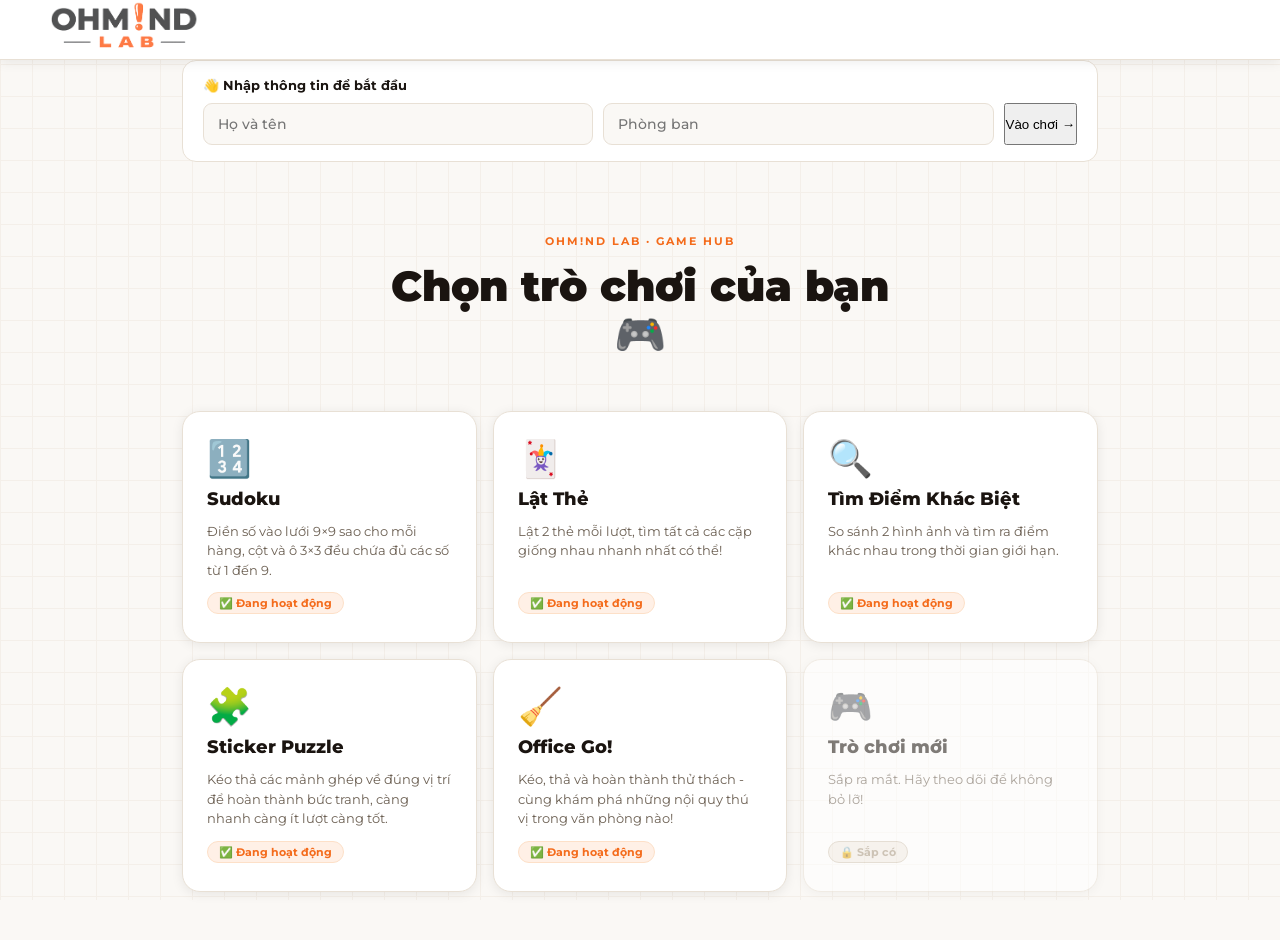
<file: game/memory-match.html>
<!DOCTYPE html>
<html lang="vi">
<head>
<meta charset="UTF-8">
<meta name="viewport" content="width=device-width, initial-scale=1.0">
<title>Lật Thẻ — OhM!nd Lab</title>
<link rel="icon" type="image/png" href="../pic/Favicon1.png">
<link href="https://fonts.googleapis.com/css2?family=DM+Mono:wght@400;500&family=Montserrat:wght@400;500;600;700;800;900&display=swap" rel="stylesheet">
<link rel="stylesheet" href="../style.css">
<style>
/* ── MEMORY MATCH SPECIFIC ───────────────────────────────────── */

/* HUD */
.mm-hud{display:flex;align-items:center;gap:12px;flex-wrap:wrap;background:var(--white);border:1.5px solid var(--border);border-radius:14px;padding:14px 20px;box-shadow:var(--shadow);margin-bottom:16px;}
.mm-timer{font-family:var(--mono);font-size:32px;font-weight:500;color:var(--orange);letter-spacing:2px;}
.mm-sep{width:1.5px;height:32px;background:var(--border);flex-shrink:0;}
.mm-stat{display:flex;flex-direction:column;align-items:center;gap:2px;}
.mm-stat-val{font-family:var(--mono);font-size:18px;font-weight:500;color:var(--text);}
.mm-stat-lbl{font-size:10px;font-weight:700;text-transform:uppercase;letter-spacing:.8px;color:var(--t3);}
.mm-progress{flex:1;min-width:100px;}
.mm-prog-lbl{font-size:11px;font-weight:700;color:var(--t3);margin-bottom:4px;}
.mm-prog-track{height:8px;background:var(--bg2);border-radius:999px;overflow:hidden;}
.mm-prog-fill{height:100%;background:var(--orange);border-radius:999px;transition:width .4s ease;}

/* CARD GRID */
.mm-grid{display:grid;gap:10px;margin:0 auto;}
.mm-card{aspect-ratio:1;perspective:600px;cursor:pointer;}
.mm-card-inner{width:100%;height:100%;position:relative;transform-style:preserve-3d;transition:transform .45s cubic-bezier(.4,0,.2,1);}
.mm-card.flipped .mm-card-inner,.mm-card.matched .mm-card-inner{transform:rotateY(180deg);}
.mm-card-front,.mm-card-back{position:absolute;inset:0;border-radius:12px;backface-visibility:hidden;-webkit-backface-visibility:hidden;display:flex;align-items:center;justify-content:center;overflow:hidden;}

/* Back (face down) */
.mm-card-front{background:var(--orange);border:2px solid var(--od);box-shadow:0 3px 10px rgba(244,107,27,.25);}
.mm-card-front-pattern{width:100%;height:100%;display:grid;place-items:center;font-size:clamp(20px,4vw,36px);opacity:.4;}

/* Front (face up) */
.mm-card-back{background:var(--white);border:2px solid var(--border);transform:rotateY(180deg);box-shadow:var(--shadow);}
.mm-card-back img{width:100%;height:100%;object-fit:cover;border-radius:10px;}

/* States */
.mm-card.matched .mm-card-back{border-color:var(--green);box-shadow:0 0 0 3px rgba(45,164,78,.25);}
.mm-card.wrong .mm-card-inner{animation:wrongShake .4s ease;}
@keyframes wrongShake{0%,100%{transform:rotateY(180deg)}25%{transform:rotateY(180deg) translateX(4px)}75%{transform:rotateY(180deg) translateX(-4px)}}
.mm-card:not(.flipped):not(.matched):hover .mm-card-front{background:var(--od);}

/* Match flash */
.match-flash{position:fixed;inset:0;background:rgba(45,164,78,.12);pointer-events:none;z-index:50;opacity:0;transition:opacity .15s;}
.match-flash.show{opacity:1;}

/* Score modal extras */
.score-big{font-family:var(--mono);font-size:48px;font-weight:500;color:var(--orange);line-height:1;margin:10px 0 4px;}
.score-sub{font-size:13px;color:var(--t2);margin-bottom:16px;}

@media(max-width:500px){
  .mm-hud{gap:8px;padding:10px 14px;}
  .mm-timer{font-size:24px;}
  .mm-grid{gap:7px;}
}
</style>
</head>
<body>
<div id="app">


<!-- RESULT MODAL -->
<div class="overlay hidden" id="rModal">
  <div class="modal" style="text-align:center">
    <div class="modal-icon">🎉</div>
    <h2>Hoàn thành!</h2>
    <div class="score-big" id="rTime">00:00</div>
    <div class="score-sub" id="rSub"></div>
    <div id="rDetails" style="margin-bottom:20px;text-align:left"></div>
    <div style="display:flex;gap:9px;justify-content:center">
      <button class="btn btn-primary" id="rSaveBtn" onclick="submitScore()">Lưu điểm</button>
      <button class="btn btn-secondary" onclick="document.getElementById('rModal').classList.add('hidden')">Đóng</button>
    </div>
  </div>
</div>

<div class="match-flash" id="matchFlash"></div>

<header>
  <div class="logo">
    <img src="../pic/OhM!nd Lab.png" style="height:80px;object-fit:contain">
  </div>
  <div style="display:flex;align-items:center;gap:12px">
    <a href="../index.html" class="btn btn-secondary btn-sm">← Trang chủ</a>
    <div class="player-chip" id="playerChip" onclick="changePlayer()" style="display:none">
      <div class="chip-av" id="chipAv">?</div>
      <span id="hName">Khách</span>
    </div>
  </div>
</header>

<div class="tabs">
  <button class="tab active" onclick="switchTab('play',this)">🃏 Chơi ngay</button>
  <button class="tab" onclick="switchTab('lb',this);loadLB()">🏆 Xếp hạng</button>
</div>

<div class="main">

  <!-- PLAY PAGE -->
  <div id="page-play" class="page active">
    <div id="listView">
      <div class="card-label" style="margin-bottom:14px">Chọn thử thách để bắt đầu</div>
      <div id="challengeList"><div style="text-align:center;padding:48px;color:var(--t3)">⏳ Đang tải...</div></div>
    </div>
    <div id="gameView" style="display:none">
      <div class="game-header">
        <button class="back-btn" onclick="backToList()">← Danh sách</button>
        <div>
          <div class="game-title" id="gameTitle">Lật Thẻ</div>
          <div class="game-subtitle" id="gameSubtitle"></div>
        </div>
      </div>
      <div id="gameArea"></div>
    </div>
  </div>

  <!-- LEADERBOARD PAGE -->
  <div id="page-lb" class="page">
    <div style="display:flex;gap:12px;margin-bottom:16px;flex-wrap:wrap">
      <div class="card" style="flex:1;min-width:130px;margin-bottom:0;text-align:center;padding:16px">
        <div style="font-family:var(--mono);font-size:26px;font-weight:500;color:var(--orange)" id="lbTotal">—</div>
        <div style="font-size:11px;font-weight:700;text-transform:uppercase;letter-spacing:.5px;color:var(--t3);margin-top:3px">Tổng lượt chơi</div>
      </div>
      <div class="card" style="flex:1;min-width:130px;margin-bottom:0;text-align:center;padding:16px">
        <div style="font-family:var(--mono);font-size:26px;font-weight:500;color:var(--orange)" id="lbPlayers">—</div>
        <div style="font-size:11px;font-weight:700;text-transform:uppercase;letter-spacing:.5px;color:var(--t3);margin-top:3px">Số người chơi</div>
      </div>
    </div>
    <div class="card" style="margin-bottom:16px">
      <div style="display:flex;align-items:center;gap:10px;flex-wrap:wrap">
        <div style="font-size:11px;font-weight:700;text-transform:uppercase;letter-spacing:1px;color:var(--t3)">Chọn ván:</div>
        <select id="lbFilter" onchange="renderLB()" style="flex:1;min-width:200px;max-width:400px;background:var(--bg);border:1.5px solid var(--border);color:var(--text);border-radius:9px;padding:8px 12px;font-family:var(--sans);font-size:13px;font-weight:600">
          <option value="all">Tất cả ván</option>
        </select>
        <button class="btn btn-secondary btn-sm" onclick="loadLB()">🔄 Refresh</button>
      </div>
    </div>
    <div id="lbContent"><div style="text-align:center;padding:40px;color:var(--t3)">Đang tải...</div></div>
  </div>

</div>
</div>
<div class="toast" id="toast"></div>

<script>
// ── CONFIG ──────────────────────────────────────────────────
const _cfg = 'https://script.google.com/macros/s/AKfycby2iK5X78FucVv36FcgyKPJiEopb9gdQMpD6V11QWAnMYpNo09yetHe11V3TtNjvbwG/exec';
const _key = 'BTK2026';

// ── STATE ───────────────────────────────────────────────────
let playerName = localStorage.getItem('bb_name') || '';
let playerDept = localStorage.getItem('bb_dept') || '';
let challenges = [];
let playedChallenges = JSON.parse(localStorage.getItem('bb_memory_played') || '{}');
let G = {};
let _allScores = [], _allGroups = {};

// ── BOOT ────────────────────────────────────────────────────
window.onload = () => {
  // Nếu chưa có tên → về trang chủ nhập
  if(!playerName){ window.location.href='../index.html'; return; }
  updateHeader();
  fetchChallenges();
};

// ── PLAYER ──────────────────────────────────────────────────
function showModal(id){ document.getElementById(id).classList.remove('hidden'); }
function hideModal(id){ document.getElementById(id).classList.add('hidden'); }

function changePlayer(){
  window.location.href = '../index.html';
}
function updateHeader(){
  document.getElementById('hName').textContent = playerName||'Khách';
  document.getElementById('chipAv').textContent = (playerName||'?')[0].toUpperCase();
  document.getElementById('playerChip').style.display = 'flex';
}

// ── TABS ────────────────────────────────────────────────────
function switchTab(name, el){
  document.querySelectorAll('.page').forEach(p=>p.classList.remove('active'));
  document.querySelectorAll('.tab').forEach(t=>t.classList.remove('active'));
  document.getElementById('page-'+name).classList.add('active');
  el.classList.add('active');
  if(name==='play') backToList();
}

// ── FETCH CHALLENGES ────────────────────────────────────────
async function fetchChallenges(){
  try{
    const res = await fetch(`${_cfg}?action=getActiveChallenges&key=${_key}&_=${Date.now()}`);
    const data = await res.json();
    challenges = (data.challenges||[]).filter(c => c.type === 'memory-match');
    renderChallengeList();
  }catch(e){
    document.getElementById('challengeList').innerHTML=`<div class="no-challenges"><div class="icon">⚠️</div><h3>Không thể tải</h3><p>${e.message}</p></div>`;
  }
}

function renderChallengeList(){
  const list = document.getElementById('challengeList');
  const now = Date.now();
  const active = challenges.filter(c => new Date(c.deadline) > now);
  if(!active.length){
    list.innerHTML=`<div class="no-challenges"><div class="icon">🃏</div><h3>Chưa có thử thách nào</h3><p>Admin sẽ tạo thử thách mới sớm thôi!</p></div>`;
    return;
  }
  list.innerHTML='';
  const grid = document.createElement('div'); grid.className='ch-grid';
  active.forEach(ch => {
    const played = playedChallenges[ch.id];
    const pairs = ch.cards ? ch.cards.length : '?';
    const card = document.createElement('div');
    card.className='ch-card'+(played?' played':'');
    card.innerHTML=`
      <div class="ch-card-top">
        <span class="ch-diff diff-medium">🃏 Lật thẻ</span>
      </div>
      <div class="ch-title">${escH(ch.title)}</div>
      <div class="ch-desc">${escH(ch.description||'Tìm tất cả các cặp thẻ giống nhau!')}</div>
      <div class="ch-meta">
        <span class="ch-meta-item">🎴 ${pairs} cặp thẻ</span>
        <span class="ch-meta-item">⏰ <span class="ch-countdown" id="cd-${ch.id}"></span></span>
      </div>
      ${played?`<div class="ch-played-badge">✅ Đã chơi — ${formatTime(played.time)}</div>`:''}`;
    card.onclick = () => startGame(ch);
    grid.appendChild(card);
    startCardCountdown(ch.id, new Date(ch.deadline));
  });
  list.appendChild(grid);
}

function startCardCountdown(id, deadline){
  const update = () => {
    const el = document.getElementById('cd-'+id); if(!el) return;
    const diff = deadline - Date.now();
    if(diff<=0){ el.textContent='Hết hạn'; return; }
    const h=Math.floor(diff/3600000),m=Math.floor((diff%3600000)/60000),s=Math.floor((diff%60000)/1000);
    el.textContent=`${String(h).padStart(2,'0')}:${String(m).padStart(2,'0')}:${String(s).padStart(2,'0')}`;
    el.className='ch-countdown'+(diff<3600000?' urgent':'');
  };
  update(); setInterval(update,1000);
}

// ══════════════════════════════════════════════════════════════
//  GAME ENGINE
// ══════════════════════════════════════════════════════════════
function startGame(ch){
  document.getElementById('listView').style.display='none';
  document.getElementById('gameView').style.display='block';
  document.getElementById('gameTitle').textContent = ch.title;
  document.getElementById('gameSubtitle').textContent = `${ch.cards.length} cặp thẻ`;

  // Build deck: each card appears twice
  const deck = [];
  ch.cards.forEach((url, i) => {
    const fixedUrl = toDriveImg(url);
    deck.push({id: i, pairId: i, url: fixedUrl});
    deck.push({id: i + ch.cards.length, pairId: i, url: fixedUrl});
  });
  // Shuffle
  for(let i=deck.length-1;i>0;i--){
    const j=Math.floor(Math.random()*(i+1));
    [deck[i],deck[j]]=[deck[j],deck[i]];
  }

  G = {
    ch, deck,
    flipped: [],      // indices currently face-up (max 2)
    matched: new Set(),
    moves: 0,
    timer: 0,
    interval: null,
    started: false,   // timer starts on first flip
    done: false,
    locked: false     // prevent clicks during animation
  };

  renderGame();
}

function renderGame(){
  const ch = G.ch;
  const pairs = ch.cards.length;
  const cols = pairs <= 5 ? 5 : 10;
  const maxW = cols * 120 + (cols - 1) * 10;
  const played = playedChallenges[ch.id];

  document.getElementById('gameArea').innerHTML = `
    ${played?`<div class="already-played">✅ Đã hoàn thành với <strong>${formatTime(played.time)}</strong>. Chơi lại không tính điểm.</div>`:''}
    <div class="mm-hud">
      <div class="mm-timer" id="mmTimer">00:00</div>
      <div class="mm-sep"></div>
      <div class="mm-stat">
        <div class="mm-stat-val" id="mmMoves">0</div>
        <div class="mm-stat-lbl">Lượt lật</div>
      </div>
      <div class="mm-sep"></div>
      <div class="mm-stat">
        <div class="mm-stat-val" id="mmMatched" style="color:var(--green)">0</div>
        <div class="mm-stat-lbl">Cặp đúng</div>
      </div>
      <div class="mm-sep"></div>
      <div class="mm-progress">
        <div class="mm-prog-lbl" id="mmProgLbl">0 / ${pairs} cặp</div>
        <div class="mm-prog-track"><div class="mm-prog-fill" id="mmProgFill" style="width:0%"></div></div>
      </div>
    </div>
    <div class="mm-grid" id="mmGrid" style="grid-template-columns:repeat(${cols},1fr);max-width:${maxW}px"></div>`;

  buildGrid();
}

function buildGrid(){
  const grid = document.getElementById('mmGrid');
  grid.innerHTML = '';
  G.deck.forEach((card, idx) => {
    const el = document.createElement('div');
    el.className = 'mm-card';
    el.dataset.idx = idx;
    el.innerHTML = `
      <div class="mm-card-inner">
        <div class="mm-card-front">
          <div class="mm-card-front-pattern">🧩</div>
        </div>
        <div class="mm-card-back">
          <img src="${escH(card.url)}" draggable="false" alt="thẻ ${card.pairId+1}" onerror="this.onerror=null;this.replaceWith(Object.assign(document.createElement('div'),{textContent:'🖼️',style:'font-size:32px;opacity:.4'}))">
        </div>
      </div>`;
    el.addEventListener('click', () => onCardClick(idx));
    grid.appendChild(el);
  });
}

function onCardClick(idx){
  if(G.done || G.locked) return;
  if(G.flipped.includes(idx)) return;
  if(G.matched.has(G.deck[idx].pairId)) return;

  // Start timer on first flip
  if(!G.started){
    G.started = true;
    G.interval = setInterval(()=>{
      G.timer++;
      const el = document.getElementById('mmTimer');
      if(el) el.textContent = formatTime(G.timer);
    }, 1000);
  }

  // Flip card
  const cardEl = document.querySelector(`.mm-card[data-idx="${idx}"]`);
  cardEl.classList.add('flipped');
  G.flipped.push(idx);

  if(G.flipped.length === 2){
    G.moves++;
    const el = document.getElementById('mmMoves');
    if(el) el.textContent = G.moves;
    G.locked = true;
    checkMatch();
  }
}

function checkMatch(){
  const [i1, i2] = G.flipped;
  const c1 = G.deck[i1], c2 = G.deck[i2];

  if(c1.pairId === c2.pairId){
    // Match!
    G.matched.add(c1.pairId);
    G.flipped = [];
    G.locked = false;

    // Mark matched
    [i1,i2].forEach(idx => {
      document.querySelector(`.mm-card[data-idx="${idx}"]`).classList.add('matched');
    });

    // Flash
    const flash = document.getElementById('matchFlash');
    flash.classList.add('show');
    setTimeout(()=>flash.classList.remove('show'), 250);

    updateHUD();

    if(G.matched.size === G.ch.cards.length){
      setTimeout(()=>endGame(), 400);
    }
  } else {
    // No match — flip back after delay
    setTimeout(()=>{
      [i1,i2].forEach(idx => {
        const el = document.querySelector(`.mm-card[data-idx="${idx}"]`);
        el.classList.add('wrong');
        el.classList.remove('flipped');
        setTimeout(()=>el.classList.remove('wrong'), 400);
      });
      G.flipped = [];
      G.locked = false;
    }, 900);
  }
}

function updateHUD(){
  const matched = document.getElementById('mmMatched');
  const fill = document.getElementById('mmProgFill');
  const lbl = document.getElementById('mmProgLbl');
  const pairs = G.ch.cards.length;
  if(matched) matched.textContent = G.matched.size;
  if(fill) fill.style.width = (G.matched.size / pairs * 100)+'%';
  if(lbl) lbl.textContent = `${G.matched.size} / ${pairs} cặp`;
}

function endGame(){
  G.done = true;
  clearInterval(G.interval);

  document.getElementById('rTime').textContent = formatTime(G.timer);
  document.getElementById('rSub').textContent = `${G.moves} lượt lật • ${G.ch.cards.length} cặp thẻ`;
  document.getElementById('rDetails').innerHTML = `
    <div class="result-row"><span>⏱ Thời gian</span><span class="result-val">${formatTime(G.timer)}</span></div>
    <div class="result-row"><span>🃏 Số lượt lật</span><span class="result-val">${G.moves}</span></div>
    <div class="result-row"><span>🎯 Cặp tìm đúng</span><span class="result-val">${G.ch.cards.length} / ${G.ch.cards.length}</span></div>
    <div class="result-row"><span>👤 Người chơi</span><span class="result-val">${escH(playerName)}</span></div>`;
  document.getElementById('rSaveBtn').textContent = 'Lưu điểm';
  showModal('rModal');
}

// ── SUBMIT SCORE ────────────────────────────────────────────
async function submitScore(){
  const btn = document.getElementById('rSaveBtn');
  btn.innerHTML = '<span class="spinner"></span>';
  try{
    await fetch(`${_cfg}?action=addScore&key=${_key}&name=${encodeURIComponent(playerName)}&dept=${encodeURIComponent(playerDept||'')}&game=MemoryMatch&title=${encodeURIComponent(G.ch.title)}&time=${G.timer}&challengeId=${G.ch.id}&errors=${G.moves}&timestamp=${encodeURIComponent(new Date().toISOString())}`);
    playedChallenges[G.ch.id] = {time: G.timer};
    localStorage.setItem('bb_memory_played', JSON.stringify(playedChallenges));
    showToast('✅ Điểm đã lưu!','ok');
  }catch(e){ showToast('❌ Lỗi kết nối','bad'); }
  btn.textContent = 'Đã lưu ✓';
  setTimeout(()=>hideModal('rModal'), 1000);
}

function backToList(){
  if(G.interval) clearInterval(G.interval);
  G = {};
  document.getElementById('gameView').style.display='none';
  document.getElementById('listView').style.display='block';
  fetchChallenges();
}

// ── LEADERBOARD ─────────────────────────────────────────────
async function loadLB(){
  const content = document.getElementById('lbContent');
  content.innerHTML = '<div style="text-align:center;padding:40px;color:var(--t3)">Đang tải...</div>';
  try{
    const res = await fetch(`${_cfg}?action=getScores&key=${_key}&challengeId=all&_=${Date.now()}`);
    const data = await res.json();
    _allScores = (data.scores||[]).filter(s => s.game==='MemoryMatch');
    document.getElementById('lbTotal').textContent = _allScores.length;
    document.getElementById('lbPlayers').textContent = new Set(_allScores.map(s=>s.name)).size;
    _allGroups = {};
    _allScores.forEach(s=>{
      const cid = String(s.challengeId||'?');
      if(!_allGroups[cid]) _allGroups[cid]=[];
      _allGroups[cid].push(s);
    });
    const sel = document.getElementById('lbFilter');
    while(sel.options.length>1) sel.remove(1);
    Object.keys(_allGroups).sort((a,b)=>+b-+a).forEach(cid=>{
      const ch = challenges.find(c=>String(c.id)===cid);
      const opt = document.createElement('option');
      opt.value=cid; opt.textContent=ch?.title||`Ván #${cid}`;
      sel.appendChild(opt);
    });
    renderLB();
  }catch(e){
    content.innerHTML=`<div style="text-align:center;padding:40px;color:var(--t3)">❌ ${e.message}</div>`;
  }
}

function renderLB(){
  const content = document.getElementById('lbContent');
  if(!_allScores.length){
    content.innerHTML='<div style="text-align:center;padding:48px;color:var(--t3)">🚀 Chưa có ai hoàn thành!</div>';
    return;
  }
  const filter = document.getElementById('lbFilter')?.value||'all';
  const ri = i => i===0?'🥇':i===1?'🥈':i===2?'🥉':`<span style="font-family:var(--mono);color:var(--t3)">#${i+1}</span>`;

  const renderTable = rows => {
    const sorted = [...rows].sort((a,b)=>(+a.time||0)-(+b.time||0));
    return `<table style="width:100%;border-collapse:collapse">
      <thead><tr>
        ${['Hạng','Tên','Phòng ban','Thời gian','Số lượt lật'].map(h=>`<th style="text-align:left;padding:9px 12px;font-size:10px;text-transform:uppercase;letter-spacing:1px;color:var(--t3);border-bottom:1.5px solid var(--border);font-weight:700">${h}</th>`).join('')}
      </tr></thead>
      <tbody>${sorted.map((s,i)=>`<tr style="background:${s.name===playerName?'var(--ol)':''}">
        <td style="padding:10px 12px;border-bottom:1px solid var(--bg2)">${ri(i)}</td>
        <td style="padding:10px 12px;border-bottom:1px solid var(--bg2);font-weight:700;color:${s.name===playerName?'var(--orange)':'var(--text)'}">
          ${escH(s.name)}${s.name===playerName?'<span style="font-size:10px;background:var(--ol);color:var(--orange);border:1px solid var(--om);border-radius:999px;padding:1px 6px;margin-left:4px">bạn</span>':''}
        </td>
        <td style="padding:10px 12px;border-bottom:1px solid var(--bg2);color:var(--t2);font-size:13px">${escH(s.dept||'—')}</td>
        <td style="padding:10px 12px;border-bottom:1px solid var(--bg2);font-family:var(--mono);color:var(--orange);font-weight:700;font-size:15px">${formatTime(+s.time)}</td>
        <td style="padding:10px 12px;border-bottom:1px solid var(--bg2);color:var(--t2);font-weight:600">${s.errors||'—'}</td>
      </tr>`).join('')}</tbody>
    </table>`;
  };

  if(filter==='all'){
    const cids = Object.keys(_allGroups).sort((a,b)=>+b-+a);
    content.innerHTML = `<div style="display:flex;flex-wrap:wrap;gap:16px">
      ${cids.map(cid=>{
        const ch=challenges.find(c=>String(c.id)===cid);
        const title=ch?.title||_allGroups[cid][0]?.title||`Ván #${cid}`;
        return `<div style="flex:1;min-width:320px;background:var(--white);border:1.5px solid var(--border);border-radius:14px;padding:18px;box-shadow:var(--shadow)">
          <div style="font-size:15px;font-weight:800;margin-bottom:14px">${escH(title)}</div>
          ${renderTable(_allGroups[cid])}
        </div>`;
      }).join('')}
    </div>`;
  }else{
    const rows = _allGroups[filter]||[];
    content.innerHTML=`<div class="card">${renderTable(rows)}</div>`;
  }
}

// ── HELPERS ─────────────────────────────────────────────────
// Chuyển mọi kiểu link Google Drive (share link, /view, /open?id=...) sang link ảnh trực tiếp
function toDriveImg(url){
  if(!url) return url;
  url = String(url).trim();
  // Đã là link trực tiếp (thumbnail, googleusercontent) → giữ nguyên
  if(/lh3\.googleusercontent\.com|drive\.google\.com\/thumbnail/.test(url)) return url;
  if(!/drive\.google\.com/.test(url)) return url;

  let id = null;
  let m = url.match(/\/d\/([a-zA-Z0-9_-]+)/);         // .../file/d/ID/view
  if(m) id = m[1];
  if(!id){
    m = url.match(/[?&]id=([a-zA-Z0-9_-]+)/);          // .../open?id=ID hoặc uc?id=ID
    if(m) id = m[1];
  }
  if(!id) return url; // không nhận diện được → giữ nguyên, khỏi làm hỏng link gốc

  return `https://drive.google.com/thumbnail?id=${id}&sz=w1000`;
}

function formatTime(s){ return`${String(Math.floor(s/60)).padStart(2,'0')}:${String(s%60).padStart(2,'0')}`; }
function escH(s){ return String(s).replace(/[&<>"']/g,c=>({'&':'&amp;','<':'&lt;','>':'&gt;','"':'&quot;',"'":'&#39;'}[c])); }
function showToast(msg,type=''){
  const t=document.getElementById('toast');t.textContent=msg;t.className='toast '+type;t.classList.add('show');
  setTimeout(()=>t.classList.remove('show'),3000);
}
</script>
</body>
</html>
</file>
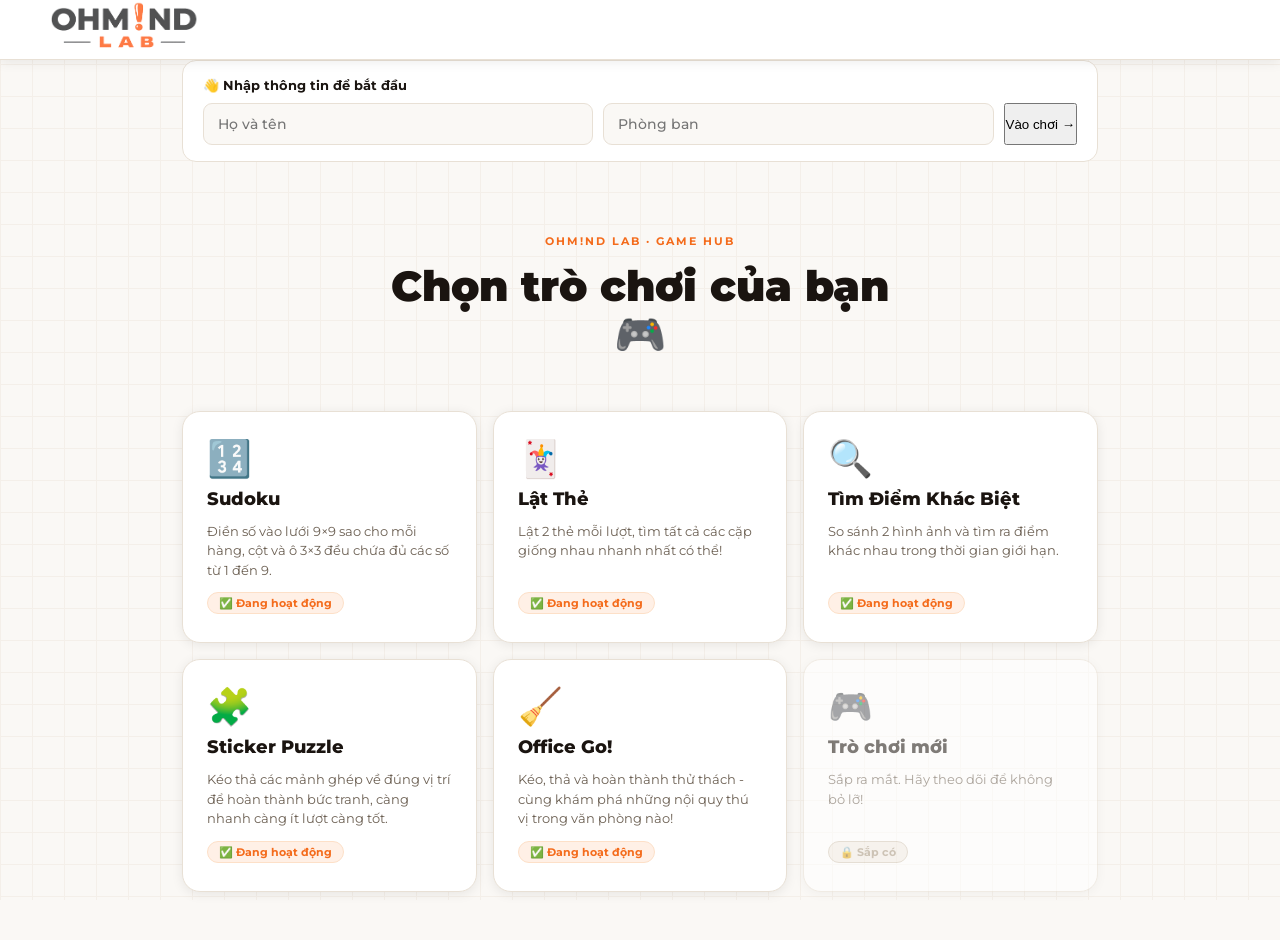
<file: game/office-go.html>
<!DOCTYPE html>
<html lang="vi">
<head>
<meta charset="UTF-8">
<meta name="viewport" content="width=device-width, initial-scale=1.0">
<title>Office Go! — OhM!nd Lab</title>
<link rel="icon" type="image/png" href="../pic/Favicon1.png">
<link href="https://fonts.googleapis.com/css2?family=DM+Mono:wght@400;500&family=Montserrat:wght@400;500;600;700;800;900&display=swap" rel="stylesheet">
<link rel="stylesheet" href="../style.css">
<style>
/* ── CLEAN SPACE SPECIFIC ────────────────────────────────────── */

.cs-hud{display:flex;align-items:center;gap:12px;flex-wrap:wrap;background:var(--white);border:1.5px solid var(--border);border-radius:14px;padding:14px 20px;box-shadow:var(--shadow);margin-bottom:16px;}
.cs-timer{font-family:var(--mono);font-size:32px;font-weight:500;color:var(--orange);letter-spacing:2px;}
.cs-sep{width:1.5px;height:32px;background:var(--border);flex-shrink:0;}
.cs-stat{display:flex;flex-direction:column;align-items:center;gap:2px;}
.cs-stat-val{font-family:var(--mono);font-size:18px;font-weight:500;color:var(--text);}
.cs-stat-lbl{font-size:10px;font-weight:700;text-transform:uppercase;letter-spacing:.8px;color:var(--t3);}
.cs-progress{flex:1;min-width:100px;}
.cs-prog-lbl{font-size:11px;font-weight:700;color:var(--t3);margin-bottom:4px;}
.cs-prog-track{height:8px;background:var(--bg2);border-radius:999px;overflow:hidden;}
.cs-prog-fill{height:100%;background:var(--orange);border-radius:999px;transition:width .4s ease;}

.cs-stage-wrap{max-width:720px;margin:0 auto;}
.cs-stage{
  position:relative; width:100%; border-radius:18px; overflow:hidden;
  box-shadow:var(--shadow-lg); border:5px solid #fff; background:#eee;
  user-select:none; touch-action:none;
}
.cs-stage img.cs-bg{ display:block; width:100%; height:auto; pointer-events:none; user-select:none; }
.cs-layer{ position:absolute; inset:0; }

.cs-stain{
  position:absolute; border-radius: 50% 50% 45% 55% / 60% 55% 45% 40%;
  cursor:pointer; transition: transform .15s ease, opacity .35s ease;
  background: radial-gradient(ellipse at 40% 40%, #7a5236, #4d3320);
}
.cs-stain.cleaned{ opacity:0; transform: scale(0.3); pointer-events:none; }

.cs-item{
  position:absolute; cursor:grab; touch-action:none;
  filter: drop-shadow(0 4px 6px rgba(0,0,0,.18));
  display:flex; align-items:center; justify-content:center;
  font-size: 28px; line-height:1;
  /* z-index được gán riêng qua JS cho từng vật thể (trước/sau lớp phủ) — xem CS_Z trong script */
}
.cs-item img{ width:100%; height:100%; object-fit:contain; pointer-events:none; }
.cs-item.dragging{ cursor:grabbing; }
.cs-item.placed{ pointer-events:none; cursor:default; }

.cs-zone{
  position:absolute; border:2px dashed var(--orange); border-radius:8px;
  opacity:0;
}

.placed-badge{
  position:absolute; top:-8px; right:-8px; width:18px; height:18px;
  background:#2da44e; border:2px solid #fff; border-radius:50%;
  display:flex; align-items:center; justify-content:center;
  font-size:10px; color:#fff; font-weight:700;
  box-shadow:0 2px 5px rgba(0,0,0,.2);
}

.cs-rag{
  position:absolute; left:14px; bottom:14px; width:60px; height:40px;
  cursor:grab; z-index:20; touch-action:none;
  filter: drop-shadow(0 6px 8px rgba(0,0,0,.18));
}
.cs-rag.dragging{ cursor:grabbing; }
.cs-rag svg{ width:100%; height:100%; }

.cs-trash-bin{
  position:absolute; width:56px; height:56px;
  z-index:14; pointer-events:none;
  filter: drop-shadow(0 4px 8px rgba(0,0,0,.22));
}
.cs-trash-default{
  width:100%; height:100%; display:flex; align-items:center; justify-content:center;
  font-size:30px; background:var(--white); border:2px solid var(--border); border-radius:50%;
}

.cs-sparkle{ position:absolute; pointer-events:none; font-size:18px; animation: csPop .5s ease forwards; z-index:40; }
@keyframes csPop{ 0%{ transform: scale(.4) translateY(0); opacity:1; } 100%{ transform: scale(1.3) translateY(-22px); opacity:0; } }

.cs-toast{
  position:absolute; left:50%; bottom:10px; transform:translateX(-50%) translateY(16px);
  background: var(--text); color:#fff; padding:9px 16px; border-radius:10px;
  font-size:12.5px; max-width:90%; text-align:center; opacity:0;
  transition:all .3s ease; pointer-events:none; line-height:1.4; z-index:50;
}
.cs-toast.show{ opacity:1; transform: translateX(-50%) translateY(0); }
.cs-toast b{ color: var(--orange); }

.cs-stage-transition{
  position:absolute; inset:0; display:flex; align-items:center; justify-content:center;
  background: rgba(60,50,35,0); pointer-events:none;
  opacity:0; transition: all .3s ease; z-index:60; padding:20px;
}
.cs-stage-transition.show{ background: rgba(60,50,35,0.45); opacity:1; pointer-events:auto; }

.cs-note-card{
  position:relative; max-width:340px; width:100%;
  background: linear-gradient(180deg, #fff9d6 0%, #fff3b0 100%);
  border-radius: 4px; padding: 34px 26px 24px;
  box-shadow: 0 18px 40px -10px rgba(0,0,0,.45);
  transform: rotate(-1.2deg) scale(0.9); transition: transform .3s ease;
  text-align:center;
}
.cs-stage-transition.show .cs-note-card{ transform: rotate(-1.2deg) scale(1); }
.cs-note-tape{
  position:absolute; top:-14px; left:50%; transform:translateX(-50%) rotate(-3deg);
  width:70px; height:26px; background: rgba(255,255,255,.55);
  border:1px solid rgba(0,0,0,.05); box-shadow:0 2px 4px rgba(0,0,0,.15);
}
.cs-note-text{
  font-size:15px; line-height:1.6; color:#4a3a1a; font-weight:600;
  white-space:pre-wrap; margin-bottom:20px;
}
.cs-note-btn{ width:100%; justify-content:center; }

.score-big{font-family:var(--mono);font-size:48px;font-weight:500;color:var(--orange);line-height:1;margin:10px 0 4px;}
.score-sub{font-size:13px;color:var(--t2);margin-bottom:16px;}

@media(max-width:500px){
  .cs-hud{gap:8px;padding:10px 14px;}
  .cs-timer{font-size:24px;}
}
</style>
</head>
<body>
<div id="app">

<!-- RESULT MODAL -->
<div class="overlay hidden" id="rModal">
  <div class="modal" style="text-align:center">
    <div class="modal-icon">🎉</div>
    <h2>Hoàn thành!</h2>
    <div class="score-big" id="rTime">00:00</div>
    <div class="score-sub" id="rSub"></div>
    <div id="rDetails" style="margin-bottom:20px;text-align:left"></div>
    <div style="display:flex;gap:9px;justify-content:center">
      <button class="btn btn-primary" id="rSaveBtn" onclick="submitScore()">Lưu điểm</button>
      <button class="btn btn-secondary" onclick="document.getElementById('rModal').classList.add('hidden')">Đóng</button>
    </div>
  </div>
</div>

<header>
  <div class="logo">
    <img src="../pic/OhM!nd Lab.png" style="height:80px;object-fit:contain">
  </div>
  <div style="display:flex;align-items:center;gap:12px">
    <a href="../index.html" class="btn btn-secondary btn-sm">← Trang chủ</a>
    <div class="player-chip" id="playerChip" onclick="changePlayer()" style="display:none">
      <div class="chip-av" id="chipAv">?</div>
      <span id="hName">Khách</span>
    </div>
  </div>
</header>

<div class="tabs">
  <button class="tab active" onclick="switchTab('play',this)">🧹 Chơi ngay</button>
  <button class="tab" onclick="switchTab('lb',this);loadLB()">🏆 Xếp hạng</button>
</div>

<div class="main">

  <!-- PLAY PAGE -->
  <div id="page-play" class="page active">
    <div id="listView">
      <div class="card-label" style="margin-bottom:14px">Chọn thử thách để bắt đầu</div>
      <div id="challengeList"><div style="text-align:center;padding:48px;color:var(--t3)">⏳ Đang tải...</div></div>
    </div>
    <div id="gameView" style="display:none">
      <div class="game-header">
        <button class="back-btn" onclick="backToList()">← Danh sách</button>
        <div>
          <div class="game-title" id="gameTitle">Office Go!</div>
          <div class="game-subtitle" id="gameSubtitle"></div>
        </div>
      </div>
      <div id="gameArea"></div>
    </div>
  </div>

  <!-- LEADERBOARD PAGE -->
  <div id="page-lb" class="page">
    <div style="display:flex;gap:12px;margin-bottom:16px;flex-wrap:wrap">
      <div class="card" style="flex:1;min-width:130px;margin-bottom:0;text-align:center;padding:16px">
        <div style="font-family:var(--mono);font-size:26px;font-weight:500;color:var(--orange)" id="lbTotal">—</div>
        <div style="font-size:11px;font-weight:700;text-transform:uppercase;letter-spacing:.5px;color:var(--t3);margin-top:3px">Tổng lượt chơi</div>
      </div>
      <div class="card" style="flex:1;min-width:130px;margin-bottom:0;text-align:center;padding:16px">
        <div style="font-family:var(--mono);font-size:26px;font-weight:500;color:var(--orange)" id="lbPlayers">—</div>
        <div style="font-size:11px;font-weight:700;text-transform:uppercase;letter-spacing:.5px;color:var(--t3);margin-top:3px">Số người chơi</div>
      </div>
    </div>
    <div class="card" style="margin-bottom:16px">
      <div style="display:flex;align-items:center;gap:10px;flex-wrap:wrap">
        <div style="font-size:11px;font-weight:700;text-transform:uppercase;letter-spacing:1px;color:var(--t3)">Chọn ván:</div>
        <select id="lbFilter" onchange="renderLB()" style="flex:1;min-width:200px;max-width:400px;background:var(--bg);border:1.5px solid var(--border);color:var(--text);border-radius:9px;padding:8px 12px;font-family:var(--sans);font-size:13px;font-weight:600">
          <option value="all">Tất cả ván</option>
        </select>
        <button class="btn btn-secondary btn-sm" onclick="loadLB()">🔄 Refresh</button>
      </div>
    </div>
    <div id="lbContent"><div style="text-align:center;padding:40px;color:var(--t3)">Đang tải...</div></div>
  </div>

</div>
</div>
<div class="toast" id="toast"></div>

<script>
// ── CONFIG ──────────────────────────────────────────────────
const _cfg = 'https://script.google.com/macros/s/AKfycby2iK5X78FucVv36FcgyKPJiEopb9gdQMpD6V11QWAnMYpNo09yetHe11V3TtNjvbwG/exec';
const _key = 'BTK2026';

// ── LỚP HIỂN THỊ (Z-INDEX) ─────────────────────────────────────
// Vật thể "Sau lớp phủ" (VD: ghế bị bàn che) < Lớp phủ trước < Vật thể "Trước lớp phủ" (mặc định)
// < Thùng rác < Khăn lau. Khi đang kéo, vật thể tạm nổi lên trên lớp phủ để dễ nhìn thấy.
const CS_Z = {
  ITEM_BEHIND: 5,
  FRONT_OVERLAY: 8,
  ITEM_FRONT: 10,
  TRASH_BIN: 14,
  ITEM_DRAGGING: 22,
  RAG: 20,
  RAG_DRAGGING: 35
};

// ── STATE ───────────────────────────────────────────────────
let playerName = localStorage.getItem('bb_name') || '';
let playerDept = localStorage.getItem('bb_dept') || '';
let challenges = [];
let playedChallenges = JSON.parse(localStorage.getItem('bb_clean_played') || '{}');
let G = {};
let _allScores = [], _allGroups = {};

// ── BOOT ────────────────────────────────────────────────────
window.onload = () => {
  if(!playerName){ window.location.href='../index.html'; return; }
  updateHeader();
  fetchChallenges();
};

// ── PLAYER ──────────────────────────────────────────────────
function showModal(id){ document.getElementById(id).classList.remove('hidden'); }
function hideModal(id){ document.getElementById(id).classList.add('hidden'); }
function changePlayer(){ window.location.href = '../index.html'; }
function updateHeader(){
  document.getElementById('hName').textContent = playerName||'Khách';
  document.getElementById('chipAv').textContent = (playerName||'?')[0].toUpperCase();
  document.getElementById('playerChip').style.display = 'flex';
}

// ── TABS ────────────────────────────────────────────────────
function switchTab(name, el){
  document.querySelectorAll('.page').forEach(p=>p.classList.remove('active'));
  document.querySelectorAll('.tab').forEach(t=>t.classList.remove('active'));
  document.getElementById('page-'+name).classList.add('active');
  el.classList.add('active');
  if(name==='play') backToList();
}

// ── FETCH CHALLENGES ────────────────────────────────────────
async function fetchChallenges(){
  try{
    const res = await fetch(`${_cfg}?action=getActiveChallenges&key=${_key}&_=${Date.now()}`);
    const data = await res.json();
    challenges = (data.challenges||[]).filter(c => c.type === 'clean-space');
    renderChallengeList();
  }catch(e){
    document.getElementById('challengeList').innerHTML=`<div class="no-challenges"><div class="icon">⚠️</div><h3>Không thể tải</h3><p>${e.message}</p></div>`;
  }
}

function renderChallengeList(){
  const list = document.getElementById('challengeList');
  const now = Date.now();
  const active = challenges.filter(c => new Date(c.deadline) > now);
  if(!active.length){
    list.innerHTML=`<div class="no-challenges"><div class="icon">🧹</div><h3>Chưa có thử thách nào</h3><p>Admin sẽ tạo thử thách mới sớm thôi!</p></div>`;
    return;
  }
  list.innerHTML='';
  const grid = document.createElement('div'); grid.className='ch-grid';
  active.forEach(ch => {
    const played = playedChallenges[ch.id];
    const stages = (ch.stages && ch.stages.length) ? ch.stages : [{tasks: ch.tasks||[]}];
    const taskCount = stages.reduce((s,st)=>s+(st.tasks?.length||0), 0);
    const stageCount = stages.length;
    const card = document.createElement('div');
    card.className='ch-card'+(played?' played':'');
    card.innerHTML=`
      <div class="ch-card-top">
        <span class="ch-diff diff-medium">🧹 Dọn dẹp</span>
      </div>
      <div class="ch-title">${escH(ch.title)}</div>
      <div class="ch-desc">${escH(ch.description||'Dọn sạch không gian bằng cách xử lý đúng từng nhiệm vụ!')}</div>
      <div class="ch-meta">
        <span class="ch-meta-item">🧽 ${stageCount>1?`${stageCount} màn · `:''}${taskCount} nhiệm vụ</span>
        <span class="ch-meta-item">⏰ <span class="ch-countdown" id="cd-${ch.id}"></span></span>
      </div>
      ${played?`<div class="ch-played-badge">✅ Đã chơi — ${formatTime(played.time)}</div>`:''}`;
    card.onclick = () => startGame(ch);
    grid.appendChild(card);
    startCardCountdown(ch.id, new Date(ch.deadline));
  });
  list.appendChild(grid);
}

function startCardCountdown(id, deadline){
  const update = () => {
    const el = document.getElementById('cd-'+id); if(!el) return;
    const diff = deadline - Date.now();
    if(diff<=0){ el.textContent='Hết hạn'; return; }
    const h=Math.floor(diff/3600000),m=Math.floor((diff%3600000)/60000),s=Math.floor((diff%60000)/1000);
    el.textContent=`${String(h).padStart(2,'0')}:${String(m).padStart(2,'0')}:${String(s).padStart(2,'0')}`;
    el.className='ch-countdown'+(diff<3600000?' urgent':'');
  };
  update(); setInterval(update,1000);
}

// ══════════════════════════════════════════════════════════════
//  GAME ENGINE — Office Go!
//  2 loại nhiệm vụ:
//   - "wipe":  kéo khăn lau đến vết bẩn tại (x,y) để xóa tại chỗ
//   - "place": kéo vật từ (fromX,fromY) đến đúng vùng (toX,toY)
// ══════════════════════════════════════════════════════════════
function startGame(ch){
  document.getElementById('listView').style.display='none';
  document.getElementById('gameView').style.display='block';
  document.getElementById('gameTitle').textContent = ch.title;

  // Chuẩn hoá: ván cũ (1 màn, dữ liệu nằm ở gốc) → bọc thành mảng stages có 1 phần tử
  const stages = (ch.stages && ch.stages.length) ? ch.stages : [{
    background: ch.background || '',
    ragImage: ch.ragImage || '',
    ragHomeX: ch.ragHomeX ?? null,
    ragHomeY: ch.ragHomeY ?? null,
    tasks: ch.tasks || []
  }];
  const totalTasks = stages.reduce((sum,s)=>sum+(s.tasks?.length||0), 0);

  document.getElementById('gameSubtitle').textContent = stages.length>1
    ? `${stages.length} màn · ${totalTasks} nhiệm vụ`
    : `${totalTasks} nhiệm vụ`;

  G = {
    ch,
    stages,
    stageIdx: 0,
    stage: null,
    tasks: [],
    totalTasks,
    doneCount: 0,
    stageDoneCount: 0,
    misses: 0,
    timer: 0,
    interval: null,
    started: false,
    done: false
  };

  renderGame();
}

function renderGame(){
  const ch = G.ch;
  const played = playedChallenges[ch.id];

  document.getElementById('gameArea').innerHTML = `
    ${played?`<div class="already-played">✅ Đã hoàn thành với <strong>${formatTime(played.time)}</strong>. Chơi lại không tính điểm.</div>`:''}
    <div class="cs-hud">
      <div class="cs-timer" id="csTimer">00:00</div>
      <div class="cs-sep"></div>
      <div class="cs-stat">
        <div class="cs-stat-val" id="csDone">0</div>
        <div class="cs-stat-lbl">Đã xong</div>
      </div>
      ${G.stages.length>1?`<div class="cs-sep"></div>
      <div class="cs-stat">
        <div class="cs-stat-val" id="csStageLbl">1/${G.stages.length}</div>
        <div class="cs-stat-lbl">Màn</div>
      </div>`:''}
      <div class="cs-sep"></div>
      <div class="cs-progress">
        <div class="cs-prog-lbl" id="csProgLbl">0 / ${G.totalTasks} nhiệm vụ</div>
        <div class="cs-prog-track"><div class="cs-prog-fill" id="csProgFill" style="width:0%"></div></div>
      </div>
    </div>
    <div class="cs-stage-wrap">
      <div class="cs-stage" id="csStage">
        <img class="cs-bg" id="csBg" src="" draggable="false" alt="Không gian cần dọn dẹp">
        <div class="cs-layer" id="csTasksLayer"></div>
        <div class="cs-toast" id="csToast"></div>
        <div class="cs-stage-transition" id="csStageTransition"></div>
      </div>
    </div>`;

  loadStage(0);
}

function loadStage(idx){
  G.stageIdx = idx;
  G.stage = G.stages[idx];
  G.tasks = G.stage.tasks || [];
  G.stageDoneCount = 0;

  const stageLbl = document.getElementById('csStageLbl');
  if(stageLbl) stageLbl.textContent = `${idx+1}/${G.stages.length}`;

  const bg = document.getElementById('csBg');
  bg.src = escH(G.stage.background || '');
  bg.onerror = () => { document.getElementById('csTasksLayer').innerHTML = '<p style="padding:24px;color:var(--red);text-align:center">Không tải được ảnh nền.</p>'; };
  if(bg.complete && bg.src) buildTasks(); else bg.onload = buildTasks;
}

function buildTasks(){
  const stage = document.getElementById('csStage');
  const layer = document.getElementById('csTasksLayer');
  layer.innerHTML = '';
  const oldRag = document.getElementById('csRag');
  if(oldRag) oldRag.remove();
  const oldFront = document.getElementById('csFrontOverlay');
  if(oldFront) oldFront.remove();
  const oldTrash = document.getElementById('csTrashBin');
  if(oldTrash) oldTrash.remove();
  G.itemEls = []; G.stainEls = [];

  const hasWipe = G.tasks.some(t => t.kind === 'wipe');
  const hasTrashTask = G.tasks.some(t => t.kind === 'place' && t.targetType === 'trash');

  // Icon thùng rác chung (cấp ván) — chỉ tạo nếu màn này có nhiệm vụ nhắm tới nó
  let trashEl = null;
  if(hasTrashTask){
    trashEl = document.createElement('div');
    trashEl.className = 'cs-trash-bin'; trashEl.id = 'csTrashBin';
    trashEl.style.zIndex = CS_Z.TRASH_BIN;
    trashEl.innerHTML = G.ch.trashImage
      ? `<img src="${escH(G.ch.trashImage)}" style="width:100%;height:100%;object-fit:contain;pointer-events:none;user-select:none" draggable="false">`
      : `<div class="cs-trash-default">🗑️</div>`;
    stage.appendChild(trashEl);
    positionTrashBin(trashEl, stage);
  }

  G.tasks.forEach((t, idx) => {
    const sizePct = t.sizePct || 8;
    if(t.kind === 'wipe'){
      const el = document.createElement('div');
      el.className = 'cs-stain';
      el.dataset.idx = idx;
      el.style.left = (t.x*100) + '%';
      el.style.top = (t.y*100) + '%';
      el.style.width = sizePct + '%';
      el.style.transform = 'translate(-50%,-50%)';
      // Mặc định (t.frontOfOverlay không có hoặc true) = trước lớp phủ, giữ hành vi cũ tương thích ngược
      el.style.zIndex = (t.frontOfOverlay === false) ? CS_Z.ITEM_BEHIND : CS_Z.ITEM_FRONT;
      if(t.image){
        el.style.aspectRatio = '1';
        el.style.background = 'none';
        el.innerHTML = `<img src="${escH(t.image)}" style="width:100%;height:100%;object-fit:contain;pointer-events:none;user-select:none" draggable="false">`;
      } else {
        el.style.aspectRatio = '1.5';
      }
      layer.appendChild(el);
      G.stainEls.push(el);
    } else if(t.kind === 'place'){
      const isTrashTarget = t.targetType === 'trash';

      // Vùng đích: nếu nhắm vào thùng rác chung thì dùng luôn icon thùng rác làm đích,
      // không vẽ ô vuông đứt nét riêng trên ảnh nữa.
      let zone;
      if(isTrashTarget){
        zone = trashEl;
      } else {
        zone = document.createElement('div');
        zone.className = 'cs-zone';
        zone.dataset.idx = idx;
        zone.style.left = (t.toX*100) + '%';
        zone.style.top = (t.toY*100) + '%';
        zone.style.width = sizePct + '%';
        zone.style.aspectRatio = '1';
        zone.style.transform = 'translate(-50%,-50%)';
        layer.appendChild(zone);
      }

      // Vật thể kéo được
      const item = document.createElement('div');
      item.className = 'cs-item';
      item.dataset.idx = idx;
      item.style.left = (t.fromX*100) + '%';
      item.style.top = (t.fromY*100) + '%';
      item.style.width = sizePct + '%';
      item.style.aspectRatio = '1';
      item.style.transform = 'translate(-50%,-50%)';
      // Mặc định (t.frontOfOverlay không có hoặc true) = trước lớp phủ, giữ hành vi cũ tương thích ngược
      item.dataset.restZ = (t.frontOfOverlay === false) ? CS_Z.ITEM_BEHIND : CS_Z.ITEM_FRONT;
      item.style.zIndex = item.dataset.restZ;
      item.innerHTML = t.image ? `<img src="${escH(t.image)}" draggable="false">` : (t.icon || '📦');
      layer.appendChild(item);
      G.itemEls.push(item);

      item.addEventListener('mousedown', e => itemStart(item, zone, t, e.clientX, e.clientY));
      item.addEventListener('touchstart', e => { const tt=e.touches[0]; itemStart(item, zone, t, tt.clientX, tt.clientY); }, {passive:true});
    }
  });

  // Lớp phủ trước (che vật thể) — nằm TRÊN vật thể kéo-thả nhưng DƯỚI khăn lau
  if(G.stage.frontOverlay){
    const front = document.createElement('img');
    front.id = 'csFrontOverlay';
    front.src = G.stage.frontOverlay;
    front.draggable = false;
    front.style.cssText = `position:absolute;inset:0;width:100%;height:100%;pointer-events:none;user-select:none;z-index:${CS_Z.FRONT_OVERLAY}`;
    stage.appendChild(front);
  }

  if(hasWipe){
    const rag = document.createElement('div');
    rag.className = 'cs-rag'; rag.id = 'csRag';
    rag.style.zIndex = CS_Z.RAG;
    rag.innerHTML = G.stage.ragImage
      ? `<img src="${escH(G.stage.ragImage)}" style="width:100%;height:100%;object-fit:contain;pointer-events:none;user-select:none" draggable="false">`
      : `<svg viewBox="0 0 100 70">
      <rect x="6" y="6" width="88" height="58" rx="10" fill="#f2f0e6" stroke="#d8d2c0" stroke-width="3"/>
      <path d="M6 20 H94" stroke="#d8d2c0" stroke-width="3"/><path d="M6 46 H94" stroke="#d8d2c0" stroke-width="3"/>
      <rect x="6" y="6" width="88" height="14" rx="6" fill="#f46b1b" opacity="0.5"/></svg>`;
    stage.appendChild(rag);
    setupRag(rag, stage);
  }

  attachStainClick();
}

// ── WIPE TASK (khăn lau) ──────────────────────────────────────
function positionTrashBin(el, stage){
  const sr = stage.getBoundingClientRect();
  const ew = el.offsetWidth || 56, eh = el.offsetHeight || 56;
  if(G.ch.trashX!=null && G.ch.trashY!=null){
    el.style.left = Math.round(G.ch.trashX*sr.width - ew/2) + 'px';
    el.style.top  = Math.round(G.ch.trashY*sr.height - eh/2) + 'px';
  } else {
    // Mặc định: góc dưới phải
    el.style.right = '14px';
    el.style.bottom = '14px';
  }
}

function getRagHomePos(rag, stage){
  const sr = stage.getBoundingClientRect();
  const rw = rag.offsetWidth || 60, rh = rag.offsetHeight || 40;
  if(G.stage.ragHomeX!=null && G.stage.ragHomeY!=null){
    return {
      left: Math.round(G.stage.ragHomeX*sr.width - rw/2) + 'px',
      top : Math.round(G.stage.ragHomeY*sr.height - rh/2) + 'px'
    };
  }
  // Mặc định: góc dưới trái (giữ hành vi cũ nếu admin không đặt vị trí riêng)
  return { left: '14px', top: Math.round(sr.height - rh - 14) + 'px' };
}

function setupRag(rag, stage){
  let dragging=false, offX=0, offY=0;

  // Đặt vị trí gốc ban đầu
  const home = getRagHomePos(rag, stage);
  rag.style.left = home.left; rag.style.top = home.top; rag.style.bottom = 'auto';

  function start(cx,cy){
    dragging=true; rag.classList.add('dragging');
    const r=rag.getBoundingClientRect();
    offX=cx-r.left; offY=cy-r.top;
    rag.style.right='auto'; rag.style.bottom='auto';
  }
  function move(cx,cy){
    if(!dragging) return;
    const sr=stage.getBoundingClientRect();
    rag.style.left=(cx-offX-sr.left)+'px'; rag.style.top=(cy-offY-sr.top)+'px';
    G.stainEls.forEach(s=>{
      if(s.classList.contains('cleaned')) return;
      const r=s.getBoundingClientRect();
      const hit = cx>r.left-10 && cx<r.right+10 && cy>r.top-10 && cy<r.bottom+10;
      s.style.filter = hit ? 'brightness(1.3)' : '';
    });
  }
  function end(cx,cy){
    if(!dragging) return;
    dragging=false; rag.classList.remove('dragging');
    let hit=null;
    G.stainEls.forEach(s=>{
      if(s.classList.contains('cleaned')) return;
      const r=s.getBoundingClientRect();
      const isHit = cx>r.left-14 && cx<r.right+14 && cy>r.top-14 && cy<r.bottom+14;
      if(isHit) hit=s; s.style.filter='';
    });
    if(hit) onWipeSuccess(hit);
    const homePos = getRagHomePos(rag, stage);
    rag.style.left = homePos.left; rag.style.top = homePos.top;
  }

  rag.addEventListener('mousedown', e=>start(e.clientX,e.clientY));
  window.addEventListener('mousemove', e=>move(e.clientX,e.clientY));
  window.addEventListener('mouseup', e=>end(e.clientX,e.clientY));
  rag.addEventListener('touchstart', e=>{const t=e.touches[0];start(t.clientX,t.clientY);},{passive:true});
  window.addEventListener('touchmove', e=>{if(!dragging)return;const t=e.touches[0];move(t.clientX,t.clientY);},{passive:true});
  window.addEventListener('touchend', e=>{const t=e.changedTouches[0];end(t.clientX,t.clientY);});
}

function attachStainClick(){ /* click handled via rag drag; giữ chỗ nếu cần mở rộng */ }

function onWipeSuccess(stainEl){
  stainEl.classList.add('cleaned');
  const idx = +stainEl.dataset.idx;
  const t = G.tasks[idx];
  ensureTimerStarted();
  spawnSparkle(stainEl);
  markTaskDone();
}

// ── PLACE TASK (đặt đồ đúng chỗ) ──────────────────────────────
let activeItem=null, activeZone=null, activeTask=null, itemOffX=0, itemOffY=0, itemHome=null;

function itemStart(item, zone, task, cx, cy){
  if(item.classList.contains('placed')) return;
  ensureTimerStarted();
  activeItem=item; activeZone=zone; activeTask=task;
  item.classList.add('dragging');
  item.style.zIndex = CS_Z.ITEM_DRAGGING; // nổi tạm lên trên lớp phủ trong lúc kéo, dù nghỉ ở lớp nào
  itemHome = { left:item.style.left, top:item.style.top, transform:item.style.transform };
  const r=item.getBoundingClientRect();
  itemOffX=cx-r.left; itemOffY=cy-r.top;
  item.style.transform='none';
}
function itemMove(cx,cy){
  if(!activeItem) return;
  const stage=document.getElementById('csStage');
  const sr=stage.getBoundingClientRect();
  activeItem.style.left=(cx-itemOffX-sr.left)+'px';
  activeItem.style.top=(cy-itemOffY-sr.top)+'px';
  const zr=activeZone.getBoundingClientRect();
  const hit = cx>zr.left-8 && cx<zr.right+8 && cy>zr.top-8 && cy<zr.bottom+8;
  activeZone.style.opacity = hit ? '1' : '.55';
  activeZone.style.borderColor = hit ? 'var(--green,#2da44e)' : 'var(--orange)';
}
function itemEnd(cx,cy){
  if(!activeItem) return;
  activeItem.classList.remove('dragging');
  const restZ = activeItem.dataset.restZ || CS_Z.ITEM_FRONT; // khôi phục đúng lớp nghỉ (trước/sau lớp phủ)
  const zr=activeZone.getBoundingClientRect();
  const hit = cx>zr.left-10 && cx<zr.right+10 && cy>zr.top-10 && cy<zr.bottom+10;
  activeZone.style.opacity=''; activeZone.style.borderColor='';

  if(hit){
    const stage=document.getElementById('csStage');
    const sr=stage.getBoundingClientRect();
    const iw=activeItem.offsetWidth, ih=activeItem.offsetHeight;
    const snapX = zr.left - sr.left + (zr.width-iw)/2;
    const snapY = zr.top - sr.top + (zr.height-ih)/2;
    activeItem.style.left=snapX+'px'; activeItem.style.top=snapY+'px';
    activeItem.style.zIndex = restZ;

    if(activeTask.placeAction === 'remove'){
      // Biến mất — dành cho vứt rác, dọn đồ thừa
      const itemEl = activeItem; // chụp lại tham chiếu DOM cục bộ — activeItem sẽ bị gán null trước khi setTimeout chạy
      itemEl.classList.add('placed');
      spawnSparkle({getBoundingClientRect:()=>({left:snapX+sr.left,top:snapY+sr.top,width:iw,height:ih})});
      setTimeout(()=>{ itemEl.style.transition='opacity .3s ease, transform .3s ease'; itemEl.style.opacity='0'; itemEl.style.transform='scale(.4)'; }, 80);
    } else {
      // Giữ nguyên tại chỗ — dành cho cất đồ, kéo ghế...
      activeItem.classList.add('placed');
      const badge=document.createElement('div'); badge.className='placed-badge'; badge.textContent='✓';
      activeItem.appendChild(badge);
      spawnSparkle({getBoundingClientRect:()=>({left:snapX+sr.left,top:snapY+sr.top,width:iw,height:ih})});
    }
    markTaskDone();
  } else {
    activeItem.style.left=itemHome.left; activeItem.style.top=itemHome.top; activeItem.style.transform=itemHome.transform;
    activeItem.style.zIndex = restZ;
    G.misses++;
  }
  activeItem=null; activeZone=null; activeTask=null;
}
window.addEventListener('mousemove', e=>itemMove(e.clientX,e.clientY));
window.addEventListener('mouseup', e=>itemEnd(e.clientX,e.clientY));
window.addEventListener('touchmove', e=>{ if(!activeItem) return; const t=e.touches[0]; itemMove(t.clientX,t.clientY); }, {passive:true});
window.addEventListener('touchend', e=>{ if(!activeItem) return; const t=e.changedTouches[0]; itemEnd(t.clientX,t.clientY); });

// ── SHARED HELPERS ──────────────────────────────────────────
function ensureTimerStarted(){
  if(G.started) return;
  G.started = true;
  G.interval = setInterval(()=>{
    G.timer++;
    const el=document.getElementById('csTimer');
    if(el) el.textContent = formatTime(G.timer);
  }, 1000);
}
function spawnSparkle(refEl){
  const stage=document.getElementById('csStage');
  const sr=stage.getBoundingClientRect();
  const rr = refEl.getBoundingClientRect();
  const s=document.createElement('div'); s.className='cs-sparkle'; s.textContent='✨';
  s.style.left=(rr.left-sr.left)+'px'; s.style.top=(rr.top-sr.top)+'px';
  stage.appendChild(s);
  setTimeout(()=>s.remove(), 500);
}
let csToastTimer;
function showCsToast(text){
  const toast=document.getElementById('csToast');
  if(!toast || !text) return;
  clearTimeout(csToastTimer);
  toast.innerHTML = 'Nội quy: <b>' + escH(text) + '</b>';
  toast.classList.add('show');
  csToastTimer=setTimeout(()=>toast.classList.remove('show'), 3200);
}
function markTaskDone(){
  G.doneCount++;
  G.stageDoneCount++;
  const doneEl=document.getElementById('csDone'); if(doneEl) doneEl.textContent=G.doneCount;
  const fill=document.getElementById('csProgFill'); if(fill) fill.style.width=(G.doneCount/G.totalTasks*100)+'%';
  const lbl=document.getElementById('csProgLbl'); if(lbl) lbl.textContent=`${G.doneCount} / ${G.totalTasks} nhiệm vụ`;

  if(G.stageDoneCount >= G.tasks.length){
    setTimeout(()=>showStageCompleteNote(), 600);
  }
}

// ── POPUP "GIẤY NOTE" KHI HOÀN THÀNH 1 MÀN ─────────────────────
function showStageCompleteNote(){
  const isLastStage = G.stageIdx >= G.stages.length - 1;
  const noteText = G.stage.completionNote && G.stage.completionNote.trim()
    ? G.stage.completionNote
    : '🎉 Bạn đã hoàn thành xuất sắc!';

  const holder = document.getElementById('csStageTransition');
  if(!holder) return;
  holder.innerHTML = `
    <div class="cs-note-card">
      <div class="cs-note-tape"></div>
      <div class="cs-note-text">${escH(noteText).replace(/\n/g,'<br>')}</div>
      <button class="btn btn-primary cs-note-btn" id="csNoteBtn">
        ${isLastStage ? '🏁 Hoàn thành' : 'Ván tiếp theo →'}
      </button>
    </div>`;
  holder.classList.add('show');

  document.getElementById('csNoteBtn').onclick = () => {
    holder.classList.remove('show');
    if(isLastStage){
      endGame();
    } else {
      goToNextStage();
    }
  };
}

function goToNextStage(){
  loadStage(G.stageIdx + 1);
}

function endGame(){
  G.done = true;
  clearInterval(G.interval);
  document.getElementById('rTime').textContent = formatTime(G.timer);
  document.getElementById('rSub').textContent = `${G.totalTasks} nhiệm vụ hoàn thành`;
  document.getElementById('rDetails').innerHTML = `
    <div class="result-row"><span>⏱ Thời gian</span><span class="result-val">${formatTime(G.timer)}</span></div>
    <div class="result-row"><span>🧹 Nhiệm vụ</span><span class="result-val">${G.totalTasks} / ${G.totalTasks}</span></div>
    <div class="result-row"><span>❌ Lần thả sai</span><span class="result-val">${G.misses}</span></div>
    <div class="result-row"><span>👤 Người chơi</span><span class="result-val">${escH(playerName)}</span></div>`;
  document.getElementById('rSaveBtn').textContent = 'Lưu điểm';
  showModal('rModal');
}

// ── SUBMIT SCORE ────────────────────────────────────────────
async function submitScore(){
  const btn = document.getElementById('rSaveBtn');
  btn.innerHTML = '<span class="spinner"></span>';
  try{
    await fetch(`${_cfg}?action=addScore&key=${_key}&name=${encodeURIComponent(playerName)}&dept=${encodeURIComponent(playerDept||'')}&game=CleanSpace&title=${encodeURIComponent(G.ch.title)}&time=${G.timer}&challengeId=${G.ch.id}&errors=${G.misses}&timestamp=${encodeURIComponent(new Date().toISOString())}`);
    playedChallenges[G.ch.id] = {time: G.timer};
    localStorage.setItem('bb_clean_played', JSON.stringify(playedChallenges));
    showToast('✅ Điểm đã lưu!','ok');
  }catch(e){ showToast('❌ Lỗi kết nối','bad'); }
  btn.textContent = 'Đã lưu ✓';
  setTimeout(()=>hideModal('rModal'), 1000);
}

function backToList(){
  if(G.interval) clearInterval(G.interval);
  G = {};
  document.getElementById('gameView').style.display='none';
  document.getElementById('listView').style.display='block';
  fetchChallenges();
}

// ── LEADERBOARD ─────────────────────────────────────────────
async function loadLB(){
  const content = document.getElementById('lbContent');
  content.innerHTML = '<div style="text-align:center;padding:40px;color:var(--t3)">Đang tải...</div>';
  try{
    const res = await fetch(`${_cfg}?action=getScores&key=${_key}&challengeId=all&_=${Date.now()}`);
    const data = await res.json();
    _allScores = (data.scores||[]).filter(s => s.game==='CleanSpace');
    document.getElementById('lbTotal').textContent = _allScores.length;
    document.getElementById('lbPlayers').textContent = new Set(_allScores.map(s=>s.name)).size;
    _allGroups = {};
    _allScores.forEach(s=>{
      const cid = String(s.challengeId||'?');
      if(!_allGroups[cid]) _allGroups[cid]=[];
      _allGroups[cid].push(s);
    });
    const sel = document.getElementById('lbFilter');
    while(sel.options.length>1) sel.remove(1);
    Object.keys(_allGroups).sort((a,b)=>+b-+a).forEach(cid=>{
      const ch = challenges.find(c=>String(c.id)===cid);
      const opt = document.createElement('option');
      opt.value=cid; opt.textContent=ch?.title||`Ván #${cid}`;
      sel.appendChild(opt);
    });
    renderLB();
  }catch(e){
    content.innerHTML=`<div style="text-align:center;padding:40px;color:var(--t3)">❌ ${e.message}</div>`;
  }
}

function renderLB(){
  const content = document.getElementById('lbContent');
  if(!_allScores.length){
    content.innerHTML='<div style="text-align:center;padding:48px;color:var(--t3)">🚀 Chưa có ai hoàn thành!</div>';
    return;
  }
  const filter = document.getElementById('lbFilter')?.value||'all';
  const ri = i => i===0?'🥇':i===1?'🥈':i===2?'🥉':`<span style="font-family:var(--mono);color:var(--t3)">#${i+1}</span>`;

  const renderTable = rows => {
    const sorted = [...rows].sort((a,b)=>(+a.time||0)-(+b.time||0));
    return `<table style="width:100%;border-collapse:collapse">
      <thead><tr>
        ${['Hạng','Tên','Phòng ban','Thời gian','Lần thả sai'].map(h=>`<th style="text-align:left;padding:9px 12px;font-size:10px;text-transform:uppercase;letter-spacing:1px;color:var(--t3);border-bottom:1.5px solid var(--border);font-weight:700">${h}</th>`).join('')}
      </tr></thead>
      <tbody>${sorted.map((s,i)=>`<tr style="background:${s.name===playerName?'var(--ol)':''}">
        <td style="padding:10px 12px;border-bottom:1px solid var(--bg2)">${ri(i)}</td>
        <td style="padding:10px 12px;border-bottom:1px solid var(--bg2);font-weight:700;color:${s.name===playerName?'var(--orange)':'var(--text)'}">
          ${escH(s.name)}${s.name===playerName?'<span style="font-size:10px;background:var(--ol);color:var(--orange);border:1px solid var(--om);border-radius:999px;padding:1px 6px;margin-left:4px">bạn</span>':''}
        </td>
        <td style="padding:10px 12px;border-bottom:1px solid var(--bg2);color:var(--t2);font-size:13px">${escH(s.dept||'—')}</td>
        <td style="padding:10px 12px;border-bottom:1px solid var(--bg2);font-family:var(--mono);color:var(--orange);font-weight:700;font-size:15px">${formatTime(+s.time)}</td>
        <td style="padding:10px 12px;border-bottom:1px solid var(--bg2);color:var(--t2);font-weight:600">${s.errors||'0'}</td>
      </tr>`).join('')}</tbody>
    </table>`;
  };

  if(filter==='all'){
    const cids = Object.keys(_allGroups).sort((a,b)=>+b-+a);
    content.innerHTML = `<div style="display:flex;flex-wrap:wrap;gap:16px">
      ${cids.map(cid=>{
        const ch=challenges.find(c=>String(c.id)===cid);
        const title=ch?.title||_allGroups[cid][0]?.title||`Ván #${cid}`;
        return `<div style="flex:1;min-width:320px;background:var(--white);border:1.5px solid var(--border);border-radius:14px;padding:18px;box-shadow:var(--shadow)">
          <div style="font-size:15px;font-weight:800;margin-bottom:14px">${escH(title)}</div>
          ${renderTable(_allGroups[cid])}
        </div>`;
      }).join('')}
    </div>`;
  }else{
    const rows = _allGroups[filter]||[];
    content.innerHTML=`<div class="card">${renderTable(rows)}</div>`;
  }
}

// ── HELPERS ─────────────────────────────────────────────────
function formatTime(s){ return`${String(Math.floor(s/60)).padStart(2,'0')}:${String(s%60).padStart(2,'0')}`; }
function escH(s){ return String(s).replace(/[&<>"']/g,c=>({'&':'&amp;','<':'&lt;','>':'&gt;','"':'&quot;',"'":'&#39;'}[c])); }
function showToast(msg,type=''){
  const t=document.getElementById('toast');t.textContent=msg;t.className='toast '+type;t.classList.add('show');
  setTimeout(()=>t.classList.remove('show'),3000);
}
</script>
</body>
</html>
</file>
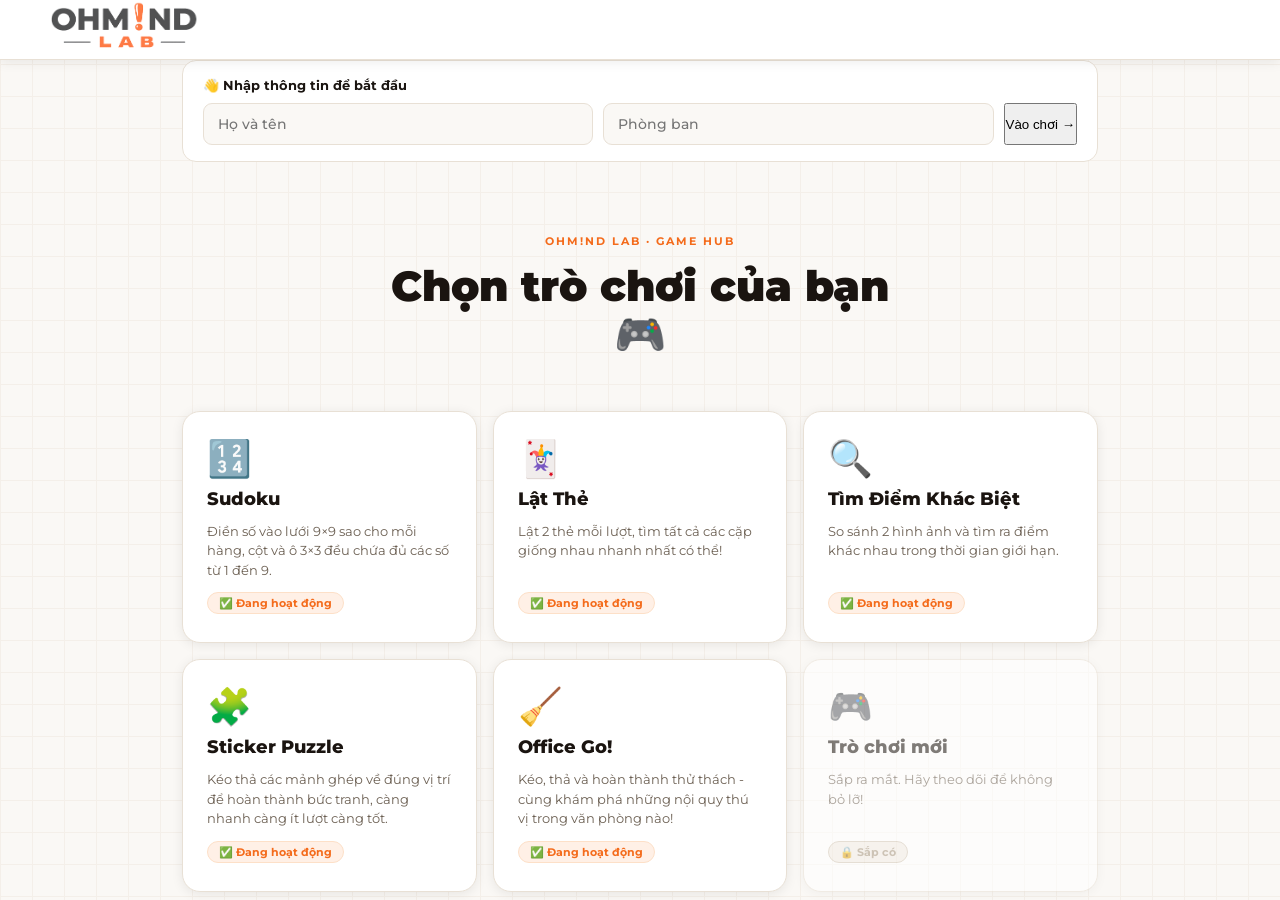
<file: game/spot-difference.html>
<!DOCTYPE html>
<html lang="vi">
<head>
<meta charset="UTF-8">
<meta name="viewport" content="width=device-width, initial-scale=1.0">
<title>Tìm Điểm Khác Biệt — OhM!nd Lab</title>
<link rel="icon" type="image/png" href="../pic/Favicon1.png">
<link href="https://fonts.googleapis.com/css2?family=DM+Mono:wght@400;500&family=Montserrat:wght@400;500;600;700;800;900&display=swap" rel="stylesheet">
<link rel="stylesheet" href="../style.css">
<style>
/* ── SPOT DIFFERENCE SPECIFIC ─────────────────────────────────── */

.sd-stage{display:flex;gap:16px;flex-wrap:wrap;margin-bottom:14px;}
.sd-panel{flex:1;min-width:260px;max-width:480px;}
.sd-label{font-size:11px;font-weight:700;text-transform:uppercase;letter-spacing:.8px;color:var(--t3);margin-bottom:6px;}
.sd-imgwrap{position:relative;border:1.5px solid var(--border);border-radius:14px;overflow:hidden;background:var(--bg2);min-height:160px;display:flex;align-items:center;justify-content:center;box-shadow:var(--shadow);cursor:crosshair;user-select:none;}
.sd-imgwrap img{display:block;width:100%;height:auto;pointer-events:none;-webkit-user-drag:none;}
.sd-empty{font-size:12px;color:var(--t3);padding:24px;text-align:center;}
.sd-markers{position:absolute;inset:0;pointer-events:none;}

.sd-marker{position:absolute;width:26px;height:26px;border-radius:50%;background:rgba(45,164,78,.18);border:2px solid var(--green);color:var(--green);font-family:var(--mono);font-weight:700;font-size:11px;display:flex;align-items:center;justify-content:center;transform:translate(-50%,-50%);animation:sdPop .3s cubic-bezier(.34,1.56,.64,1);}
@keyframes sdPop{from{transform:translate(-50%,-50%) scale(.3);opacity:0}to{transform:translate(-50%,-50%) scale(1);opacity:1}}

.sd-miss{position:absolute;width:26px;height:26px;border-radius:50%;background:rgba(224,62,62,.15);border:2px solid var(--red);color:var(--red);font-weight:700;font-size:13px;display:flex;align-items:center;justify-content:center;transform:translate(-50%,-50%);animation:sdMiss .6s ease forwards;}
@keyframes sdMiss{0%{opacity:1;transform:translate(-50%,-50%) scale(1)}100%{opacity:0;transform:translate(-50%,-50%) scale(1.3)}}

.sd-progress{flex:1;min-width:100px;}
.sd-prog-lbl{font-size:11px;font-weight:700;color:var(--t3);margin-bottom:4px;}
.sd-prog-track{height:8px;background:var(--bg2);border-radius:999px;overflow:hidden;}
.sd-prog-fill{height:100%;background:var(--green);border-radius:999px;transition:width .35s ease;}

@media(max-width:640px){
  .sd-stage{flex-direction:column;}
  .sd-panel{max-width:none;}
}
</style>
</head>
<body>
<div id="app">

<!-- RESULT MODAL (hoàn thành) -->
<div class="overlay hidden" id="rModal">
  <div class="modal" style="text-align:center">
    <div class="modal-icon">🎉</div>
    <h2>Xuất sắc!</h2>
    <p>Bạn đã tìm đủ tất cả điểm khác biệt.</p>
    <div id="rDetails" style="margin-bottom:20px;text-align:left"></div>
    <div style="display:flex;gap:9px;justify-content:center">
      <button class="btn btn-primary" id="rSaveBtn" onclick="submitScore()">Lưu điểm</button>
      <button class="btn btn-secondary" onclick="hideModal('rModal')">Đóng</button>
    </div>
  </div>
</div>

<!-- TIMEOUT MODAL (hết giờ) -->
<div class="overlay hidden" id="toModal">
  <div class="modal" style="text-align:center">
    <div class="modal-icon">⏰</div>
    <h2>Hết giờ!</h2>
    <p id="toSub">Bạn chưa tìm đủ điểm khác biệt.</p>
    <div style="display:flex;gap:9px;justify-content:center">
      <button class="btn btn-primary" onclick="hideModal('toModal');retryGame()">🔁 Thử lại</button>
      <button class="btn btn-secondary" onclick="hideModal('toModal');backToList()">← Danh sách</button>
    </div>
  </div>
</div>

<header>
  <div class="logo">
    <img src="../pic/OhM!nd Lab.png" style="height:80px;object-fit:contain">
  </div>
  <div style="display:flex;align-items:center;gap:12px">
    <a href="../index.html" class="btn btn-secondary btn-sm">← Trang chủ</a>
    <div class="player-chip" id="playerChip" onclick="changePlayer()" style="display:none">
      <div class="chip-av" id="chipAv">?</div>
      <span id="hName">Khách</span>
    </div>
  </div>
</header>

<div class="tabs">
  <button class="tab active" onclick="switchTab('play',this)">🔍 Chơi ngay</button>
  <button class="tab" onclick="switchTab('lb',this);loadLB()">🏆 Xếp hạng</button>
</div>

<div class="main">

  <!-- PLAY PAGE -->
  <div id="page-play" class="page active">
    <div id="listView">
      <div class="card-label" style="margin-bottom:14px">Chọn thử thách để bắt đầu</div>
      <div id="challengeList"><div style="text-align:center;padding:48px;color:var(--t3)">⏳ Đang tải...</div></div>
    </div>
    <div id="gameView" style="display:none">
      <div class="game-header">
        <button class="back-btn" onclick="backToList()">← Danh sách</button>
        <div>
          <div class="game-title" id="gameTitle">Tìm Điểm Khác Biệt</div>
          <div class="game-subtitle" id="gameSubtitle"></div>
        </div>
      </div>
      <div id="gameArea"></div>
    </div>
  </div>

  <!-- LEADERBOARD PAGE -->
  <div id="page-lb" class="page">
    <div style="display:flex;gap:12px;margin-bottom:16px;flex-wrap:wrap">
      <div class="card" style="flex:1;min-width:130px;margin-bottom:0;text-align:center;padding:16px">
        <div style="font-family:var(--mono);font-size:26px;font-weight:500;color:var(--orange)" id="lbTotal">—</div>
        <div style="font-size:11px;font-weight:700;text-transform:uppercase;letter-spacing:.5px;color:var(--t3);margin-top:3px">Tổng lượt chơi</div>
      </div>
      <div class="card" style="flex:1;min-width:130px;margin-bottom:0;text-align:center;padding:16px">
        <div style="font-family:var(--mono);font-size:26px;font-weight:500;color:var(--orange)" id="lbPlayers">—</div>
        <div style="font-size:11px;font-weight:700;text-transform:uppercase;letter-spacing:.5px;color:var(--t3);margin-top:3px">Số người chơi</div>
      </div>
    </div>
    <div class="card" style="margin-bottom:16px">
      <div style="display:flex;align-items:center;gap:10px;flex-wrap:wrap">
        <div style="font-size:11px;font-weight:700;text-transform:uppercase;letter-spacing:1px;color:var(--t3)">Chọn ván:</div>
        <select id="lbFilter" onchange="renderLB()" style="flex:1;min-width:200px;max-width:400px;background:var(--bg);border:1.5px solid var(--border);color:var(--text);border-radius:9px;padding:8px 12px;font-family:var(--sans);font-size:13px;font-weight:600">
          <option value="all">Tất cả ván</option>
        </select>
        <button class="btn btn-secondary btn-sm" onclick="loadLB()">🔄 Refresh</button>
      </div>
    </div>
    <div id="lbContent"><div style="text-align:center;padding:40px;color:var(--t3)">Đang tải...</div></div>
  </div>

</div>
</div>
<div class="toast" id="toast"></div>

<script>
// ── CONFIG ──────────────────────────────────────────────────
const _cfg = 'https://script.google.com/macros/s/AKfycby2iK5X78FucVv36FcgyKPJiEopb9gdQMpD6V11QWAnMYpNo09yetHe11V3TtNjvbwG/exec';
const _key = 'BTK2026';

// ── STATE ───────────────────────────────────────────────────
let playerName = localStorage.getItem('bb_name') || '';
let playerDept = localStorage.getItem('bb_dept') || '';
let challenges = [];
let playedChallenges = JSON.parse(localStorage.getItem('bb_spot_played') || '{}');
let G = {};
let _allScores = [], _allGroups = {};

// ── BOOT ────────────────────────────────────────────────────
window.onload = () => {
  if(!playerName){ window.location.href='../index.html'; return; }
  updateHeader();
  fetchChallenges();
};

// ── PLAYER ──────────────────────────────────────────────────
function showModal(id){ document.getElementById(id).classList.remove('hidden'); }
function hideModal(id){ document.getElementById(id).classList.add('hidden'); }
function changePlayer(){ window.location.href = '../index.html'; }
function updateHeader(){
  document.getElementById('hName').textContent = playerName||'Khách';
  document.getElementById('chipAv').textContent = (playerName||'?')[0].toUpperCase();
  document.getElementById('playerChip').style.display = 'flex';
}

// ── TABS ────────────────────────────────────────────────────
function switchTab(name, el){
  document.querySelectorAll('.page').forEach(p=>p.classList.remove('active'));
  document.querySelectorAll('.tab').forEach(t=>t.classList.remove('active'));
  document.getElementById('page-'+name).classList.add('active');
  el.classList.add('active');
  if(name==='play') backToList();
}

// ── FETCH CHALLENGES ────────────────────────────────────────
async function fetchChallenges(){
  try{
    const res = await fetch(`${_cfg}?action=getActiveChallenges&key=${_key}&_=${Date.now()}`);
    const data = await res.json();
    challenges = (data.challenges||[]).filter(c => c.type === 'spot-difference');
    renderChallengeList();
  }catch(e){
    document.getElementById('challengeList').innerHTML=`<div class="no-challenges"><div class="icon">⚠️</div><h3>Không thể tải</h3><p>${e.message}</p></div>`;
  }
}

function renderChallengeList(){
  const list = document.getElementById('challengeList');
  const now = Date.now();
  const active = challenges.filter(c => new Date(c.deadline) > now);
  if(!active.length){
    list.innerHTML=`<div class="no-challenges"><div class="icon">🔍</div><h3>Chưa có thử thách nào</h3><p>Admin sẽ tạo thử thách mới sớm thôi!</p></div>`;
    return;
  }
  list.innerHTML='';
  const grid = document.createElement('div'); grid.className='ch-grid';
  active.forEach(ch => {
    const played = playedChallenges[ch.id];
    const tl = ch.timeLimit||180;
    const card = document.createElement('div');
    card.className='ch-card'+(played?' played':'');
    card.innerHTML=`
      <div class="ch-card-top">
        <span class="ch-diff diff-medium">🔍 Tìm khác biệt</span>
      </div>
      <div class="ch-title">${escH(ch.title)}</div>
      <div class="ch-desc">${escH(ch.description||`Tìm ${(ch.spots&&ch.spots.length)||10} điểm khác biệt giữa 2 hình ảnh!`)}</div>
      <div class="ch-meta">
        <span class="ch-meta-item">🎯 ${(ch.spots&&ch.spots.length)||10} điểm</span>
        <span class="ch-meta-item">⏱ ${formatTime(tl)}</span>
        <span class="ch-meta-item">⏰ <span class="ch-countdown" id="cd-${ch.id}"></span></span>
      </div>
      ${played?`<div class="ch-played-badge">✅ Đã chơi — ${formatTime(played.time)}</div>`:''}`;
    card.onclick = () => startGame(ch);
    grid.appendChild(card);
    startCardCountdown(ch.id, new Date(ch.deadline));
  });
  list.appendChild(grid);
}

function startCardCountdown(id, deadline){
  const update = () => {
    const el = document.getElementById('cd-'+id); if(!el) return;
    const diff = deadline - Date.now();
    if(diff<=0){ el.textContent='Hết hạn'; return; }
    const h=Math.floor(diff/3600000),m=Math.floor((diff%3600000)/60000),s=Math.floor((diff%60000)/1000);
    el.textContent=`${String(h).padStart(2,'0')}:${String(m).padStart(2,'0')}:${String(s).padStart(2,'0')}`;
    el.className='ch-countdown'+(diff<3600000?' urgent':'');
  };
  update(); setInterval(update,1000);
}

// ══════════════════════════════════════════════════════════════
//  GAME ENGINE
// ══════════════════════════════════════════════════════════════
let TOTAL_SPOTS = 10; // sẽ được cập nhật theo từng challenge cụ thể
const HIT_TOLERANCE = 0.045; // % của (rộng+cao)/2 ảnh hiển thị

function startGame(ch){
  TOTAL_SPOTS = (ch.spots && ch.spots.length) || 10;
  document.getElementById('listView').style.display='none';
  document.getElementById('gameView').style.display='block';
  document.getElementById('gameTitle').textContent = ch.title;
  document.getElementById('gameSubtitle').textContent = `Tìm ${TOTAL_SPOTS} điểm khác biệt · ${formatTime(ch.timeLimit||180)}`;

  G = {
    ch,
    found: new Set(),
    errors: 0,
    timeLimit: ch.timeLimit||180,
    timeLeft: ch.timeLimit||180,
    interval: null,
    done: false
  };

  renderGame();
  startTimer();
}

function retryGame(){ startGame(G.ch); }

function renderGame(){
  const ch = G.ch;
  const played = playedChallenges[ch.id];
  const imgL = toDriveImg(ch.imgOriginal);
  const imgR = toDriveImg(ch.imgModified);

  document.getElementById('gameArea').innerHTML = `
    ${played?`<div class="already-played">✅ Đã hoàn thành với <strong>${formatTime(played.time)}</strong>. Chơi lại không tính điểm.</div>`:''}
    <div class="timer-bar">
      <div class="game-timer" id="sdTimer">${formatTime(G.timeLeft)}</div>
      <div class="stats-row">
        <span class="stat-chip">🎯 <span id="sdFound">0</span> / ${TOTAL_SPOTS}</span>
        <span class="stat-chip err">❌ <span id="sdErrors">0</span> nhầm</span>
      </div>
      <div class="sd-progress">
        <div class="sd-prog-lbl" id="sdProgLbl">0 / ${TOTAL_SPOTS} điểm</div>
        <div class="sd-prog-track"><div class="sd-prog-fill" id="sdProgFill" style="width:0%"></div></div>
      </div>
    </div>
    <div class="sd-stage">
      <div class="sd-panel">
        <div class="sd-imgwrap" id="sd-wrap-left">
          <span class="sd-empty">⏳ Đang tải ảnh...</span>
          <img id="sd-img-left" style="display:none" draggable="false" alt="Ảnh gốc">
          <div class="sd-markers" id="sd-markers-left"></div>
        </div>
      </div>
      <div class="sd-panel">
        <div class="sd-imgwrap" id="sd-wrap-right">
          <span class="sd-empty">⏳ Đang tải ảnh...</span>
          <img id="sd-img-right" style="display:none" draggable="false" alt="Ảnh đã chỉnh">
          <div class="sd-markers" id="sd-markers-right"></div>
        </div>
      </div>
    </div>
    <div class="tips-box">💡 Click vào <strong>vị trí khác biệt</strong> ở ảnh trái hoặc ảnh phải. Tìm đủ ${TOTAL_SPOTS} điểm trước khi hết giờ!</div>`;

  setupPanel('left', imgL);
  setupPanel('right', imgR);
}

function setupPanel(side, url){
  const wrap = document.getElementById('sd-wrap-'+side);
  const img = document.getElementById('sd-img-'+side);
  img.onload = () => {
    img.style.display='block';
    const span = wrap.querySelector('.sd-empty');
    if(span) span.style.display='none';
  };
  img.onerror = () => {
    const span = wrap.querySelector('.sd-empty');
    if(span) span.textContent='❌ Không tải được ảnh';
  };
  img.src = url || '';
  wrap.onclick = (e) => handleClick(side, e);
}

function startTimer(){
  if(G.interval) clearInterval(G.interval);
  G.interval = setInterval(()=>{
    if(G.done) return;
    G.timeLeft--;
    const el = document.getElementById('sdTimer');
    if(el) el.textContent = formatTime(Math.max(0,G.timeLeft));
    if(G.timeLeft<=0){ handleTimeout(); }
  }, 1000);
}

function handleClick(side, e){
  if(G.done) return;
  const img = document.getElementById('sd-img-'+side);
  if(!img || img.style.display==='none') return;
  const rect = img.getBoundingClientRect();
  const pctX = (e.clientX - rect.left) / rect.width;
  const pctY = (e.clientY - rect.top) / rect.height;
  if(pctX<0||pctX>1||pctY<0||pctY>1) return;

  const spots = G.ch.spots||[];
  const tolerance = ((rect.width+rect.height)/2) * HIT_TOLERANCE;
  const xKey = side==='left' ? 'leftX' : 'rightX';
  const yKey = side==='left' ? 'leftY' : 'rightY';

  let hitIdx = -1, hitDist = Infinity;
  spots.forEach((s,i) => {
    const dx = (pctX - s[xKey]) * rect.width;
    const dy = (pctY - s[yKey]) * rect.height;
    const dist = Math.sqrt(dx*dx + dy*dy);
    if(dist <= tolerance && dist < hitDist){ hitDist = dist; hitIdx = i; }
  });

  if(hitIdx === -1){
    // Miss — không trúng điểm khác biệt nào
    G.errors++;
    document.getElementById('sdErrors').textContent = G.errors;
    showMiss(side, pctX, pctY);
    return;
  }
  if(G.found.has(hitIdx)){
    // Điểm đã tìm rồi, click lại không tính lỗi
    return;
  }

  G.found.add(hitIdx);
  markFound(hitIdx, spots[hitIdx]);
  document.getElementById('sdFound').textContent = G.found.size;
  document.getElementById('sdProgLbl').textContent = `${G.found.size} / ${TOTAL_SPOTS} điểm`;
  document.getElementById('sdProgFill').style.width = (G.found.size/TOTAL_SPOTS*100)+'%';

  if(G.found.size >= TOTAL_SPOTS){
    setTimeout(()=>endGame(), 300);
  }
}

function markFound(idx, spot){
  ['left','right'].forEach(side => {
    const holder = document.getElementById('sd-markers-'+side);
    if(!holder) return;
    const x = (side==='left' ? spot.leftX : spot.rightX)*100;
    const y = (side==='left' ? spot.leftY : spot.rightY)*100;
    const m = document.createElement('div');
    m.className = 'sd-marker';
    m.style.left = x+'%';
    m.style.top = y+'%';
    m.textContent = idx+1;
    holder.appendChild(m);
  });
}

function showMiss(side, pctX, pctY){
  const holder = document.getElementById('sd-markers-'+side);
  if(!holder) return;
  const m = document.createElement('div');
  m.className = 'sd-miss';
  m.style.left = (pctX*100)+'%';
  m.style.top = (pctY*100)+'%';
  m.textContent = '✕';
  holder.appendChild(m);
  setTimeout(()=>m.remove(), 600);
}

function handleTimeout(){
  if(G.done) return;
  G.done = true;
  clearInterval(G.interval);
  document.getElementById('toSub').textContent = `Bạn tìm được ${G.found.size} / ${TOTAL_SPOTS} điểm khác biệt.`;
  showModal('toModal');
}

function endGame(){
  G.done = true;
  clearInterval(G.interval);
  const elapsed = G.timeLimit - G.timeLeft;
  document.getElementById('rDetails').innerHTML = `
    <div class="result-row"><span>⏱ Thời gian</span><span class="result-val">${formatTime(elapsed)}</span></div>
    <div class="result-row"><span>❌ Số lần nhầm</span><span class="result-val">${G.errors}</span></div>
    <div class="result-row"><span>🎯 Tìm đúng</span><span class="result-val">${TOTAL_SPOTS} / ${TOTAL_SPOTS}</span></div>
    <div class="result-row"><span>👤 Người chơi</span><span class="result-val">${escH(playerName)}</span></div>`;
  document.getElementById('rSaveBtn').textContent = 'Lưu điểm';
  showModal('rModal');
}

// ── SUBMIT SCORE ────────────────────────────────────────────
async function submitScore(){
  const btn = document.getElementById('rSaveBtn');
  btn.innerHTML = '<span class="spinner"></span>';
  const elapsed = G.timeLimit - G.timeLeft;
  try{
    await fetch(`${_cfg}?action=addScore&key=${_key}&name=${encodeURIComponent(playerName)}&dept=${encodeURIComponent(playerDept||'')}&game=SpotDifference&title=${encodeURIComponent(G.ch.title)}&time=${elapsed}&challengeId=${G.ch.id}&errors=${G.errors}&timestamp=${encodeURIComponent(new Date().toISOString())}`);
    playedChallenges[G.ch.id] = {time: elapsed};
    localStorage.setItem('bb_spot_played', JSON.stringify(playedChallenges));
    showToast('✅ Điểm đã lưu!','ok');
  }catch(e){ showToast('❌ Lỗi kết nối','bad'); }
  btn.textContent = 'Đã lưu ✓';
  setTimeout(()=>hideModal('rModal'), 1000);
}

function backToList(){
  if(G.interval) clearInterval(G.interval);
  G = {};
  document.getElementById('gameView').style.display='none';
  document.getElementById('listView').style.display='block';
  fetchChallenges();
}

// ── LEADERBOARD ─────────────────────────────────────────────
async function loadLB(){
  const content = document.getElementById('lbContent');
  content.innerHTML = '<div style="text-align:center;padding:40px;color:var(--t3)">Đang tải...</div>';
  try{
    const res = await fetch(`${_cfg}?action=getScores&key=${_key}&challengeId=all&_=${Date.now()}`);
    const data = await res.json();
    _allScores = (data.scores||[]).filter(s => s.game==='SpotDifference');
    document.getElementById('lbTotal').textContent = _allScores.length;
    document.getElementById('lbPlayers').textContent = new Set(_allScores.map(s=>s.name)).size;
    _allGroups = {};
    _allScores.forEach(s=>{
      const cid = String(s.challengeId||'?');
      if(!_allGroups[cid]) _allGroups[cid]=[];
      _allGroups[cid].push(s);
    });
    const sel = document.getElementById('lbFilter');
    while(sel.options.length>1) sel.remove(1);
    Object.keys(_allGroups).sort((a,b)=>+b-+a).forEach(cid=>{
      const ch = challenges.find(c=>String(c.id)===cid);
      const opt = document.createElement('option');
      opt.value=cid; opt.textContent=ch?.title||`Ván #${cid}`;
      sel.appendChild(opt);
    });
    renderLB();
  }catch(e){
    content.innerHTML=`<div style="text-align:center;padding:40px;color:var(--t3)">❌ ${e.message}</div>`;
  }
}

function renderLB(){
  const content = document.getElementById('lbContent');
  if(!_allScores.length){
    content.innerHTML='<div style="text-align:center;padding:48px;color:var(--t3)">🚀 Chưa có ai hoàn thành!</div>';
    return;
  }
  const filter = document.getElementById('lbFilter')?.value||'all';
  const ri = i => i===0?'🥇':i===1?'🥈':i===2?'🥉':`<span style="font-family:var(--mono);color:var(--t3)">#${i+1}</span>`;

  const renderTable = rows => {
    const sorted = [...rows].sort((a,b)=>((+a.time||0)-(+b.time||0)) || ((+a.errors||0)-(+b.errors||0)));
    return `<table style="width:100%;border-collapse:collapse">
      <thead><tr>
        ${['Hạng','Tên','Phòng ban','Thời gian','Số lần nhầm'].map(h=>`<th style="text-align:left;padding:9px 12px;font-size:10px;text-transform:uppercase;letter-spacing:1px;color:var(--t3);border-bottom:1.5px solid var(--border);font-weight:700">${h}</th>`).join('')}
      </tr></thead>
      <tbody>${sorted.map((s,i)=>`<tr style="background:${s.name===playerName?'var(--ol)':''}">
        <td style="padding:10px 12px;border-bottom:1px solid var(--bg2)">${ri(i)}</td>
        <td style="padding:10px 12px;border-bottom:1px solid var(--bg2);font-weight:700;color:${s.name===playerName?'var(--orange)':'var(--text)'}">
          ${escH(s.name)}${s.name===playerName?'<span style="font-size:10px;background:var(--ol);color:var(--orange);border:1px solid var(--om);border-radius:999px;padding:1px 6px;margin-left:4px">bạn</span>':''}
        </td>
        <td style="padding:10px 12px;border-bottom:1px solid var(--bg2);color:var(--t2);font-size:13px">${escH(s.dept||'—')}</td>
        <td style="padding:10px 12px;border-bottom:1px solid var(--bg2);font-family:var(--mono);color:var(--orange);font-weight:700;font-size:15px">${formatTime(+s.time)}</td>
        <td style="padding:10px 12px;border-bottom:1px solid var(--bg2);color:var(--t2);font-weight:600">${s.errors||0}</td>
      </tr>`).join('')}</tbody>
    </table>`;
  };

  if(filter==='all'){
    const cids = Object.keys(_allGroups).sort((a,b)=>+b-+a);
    content.innerHTML = `<div style="display:flex;flex-wrap:wrap;gap:16px">
      ${cids.map(cid=>{
        const ch=challenges.find(c=>String(c.id)===cid);
        const title=ch?.title||_allGroups[cid][0]?.title||`Ván #${cid}`;
        return `<div style="flex:1;min-width:320px;background:var(--white);border:1.5px solid var(--border);border-radius:14px;padding:18px;box-shadow:var(--shadow)">
          <div style="font-size:15px;font-weight:800;margin-bottom:14px">${escH(title)}</div>
          ${renderTable(_allGroups[cid])}
        </div>`;
      }).join('')}
    </div>`;
  }else{
    const rows = _allGroups[filter]||[];
    content.innerHTML=`<div class="card">${renderTable(rows)}</div>`;
  }
}

// ── HELPERS ─────────────────────────────────────────────────
// Chuyển mọi kiểu link Google Drive sang link ảnh trực tiếp
function toDriveImg(url){
  if(!url) return url;
  url = String(url).trim();
  if(/lh3\.googleusercontent\.com|drive\.google\.com\/thumbnail/.test(url)) return url;
  if(!/drive\.google\.com/.test(url)) return url;
  let id = null;
  let m = url.match(/\/d\/([a-zA-Z0-9_-]+)/);
  if(m) id = m[1];
  if(!id){
    m = url.match(/[?&]id=([a-zA-Z0-9_-]+)/);
    if(m) id = m[1];
  }
  if(!id) return url;
  return `https://drive.google.com/thumbnail?id=${id}&sz=w1000`;
}

function formatTime(s){ s=Math.max(0,s|0); return`${String(Math.floor(s/60)).padStart(2,'0')}:${String(s%60).padStart(2,'0')}`; }
function escH(s){ return String(s).replace(/[&<>"']/g,c=>({'&':'&amp;','<':'&lt;','>':'&gt;','"':'&quot;',"'":'&#39;'}[c])); }
function showToast(msg,type=''){
  const t=document.getElementById('toast');t.textContent=msg;t.className='toast '+type;t.classList.add('show');
  setTimeout(()=>t.classList.remove('show'),3000);
}
</script>
</body>
</html>
</file>
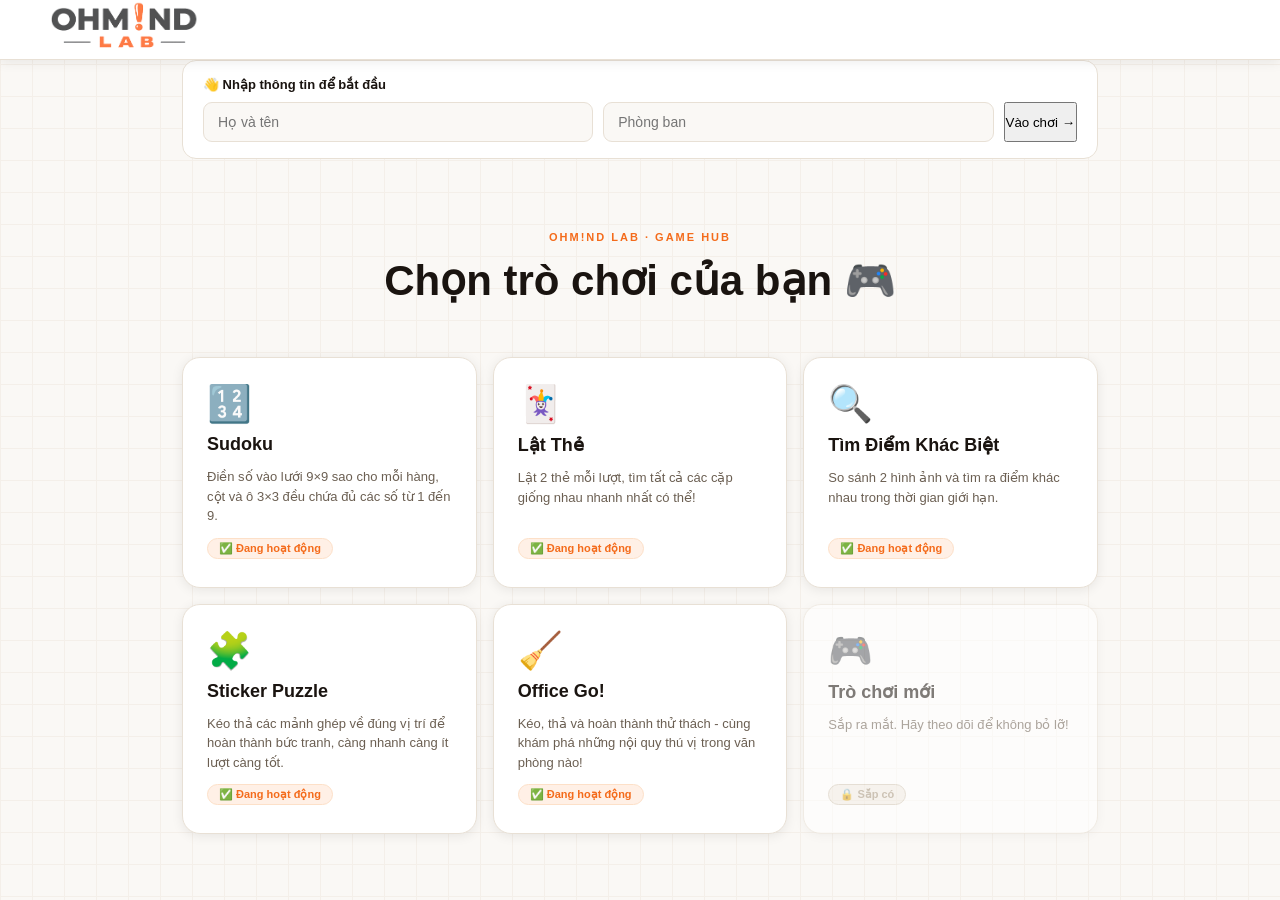
<file: game/sticker-puzzle.html>
<!DOCTYPE html>
<html lang="vi">
<head>
<meta charset="UTF-8">
<meta name="viewport" content="width=device-width, initial-scale=1.0">
<title>Sticker Puzzle — OhM!nd Lab</title>
<link rel="icon" type="image/png" href="../pic/Favicon1.png">
<link href="https://fonts.googleapis.com/css2?family=DM+Mono:wght@400;500&family=Montserrat:wght@400;500;600;700;800;900&display=swap" rel="stylesheet">
<link rel="stylesheet" href="../style.css">
<style>
/* ── STICKER PUZZLE SPECIFIC ──────────────────────────────────── */

.stk-layout{display:flex;gap:22px;flex-wrap:wrap;align-items:flex-start;}

.stk-board-wrap{flex:0 0 auto;width:min(380px,100%);margin:0 auto;}
.stk-board-sq{width:100%;aspect-ratio:1/1;}
.stk-board{display:grid;width:100%;height:100%;gap:3px;background:var(--border);border:2px solid var(--text);border-radius:10px;overflow:hidden;}
.stk-slot{position:relative;background:
  repeating-linear-gradient(45deg,var(--bg2),var(--bg2) 6px,var(--bg) 6px,var(--bg) 12px);
  display:flex;align-items:center;justify-content:center;}
.stk-slot.filled{background:none;}
.stk-slot.correct{box-shadow:inset 0 0 0 3px var(--green);}
.stk-slot.dragover{box-shadow:inset 0 0 0 3px var(--orange);}

.stk-tray-wrap{flex:1;min-width:230px;}
.stk-tray-label{font-size:11px;font-weight:700;text-transform:uppercase;letter-spacing:.8px;color:var(--t3);margin-bottom:8px;}
.stk-tray{display:flex;flex-wrap:wrap;gap:6px;padding:12px;background:var(--bg2);border:1.5px dashed var(--border);border-radius:12px;min-height:90px;align-content:flex-start;}
.stk-tray.dragover{border-color:var(--orange);background:var(--ol);}
.stk-tray-empty{font-size:12px;color:var(--t3);padding:10px;width:100%;text-align:center;}

.stk-piece{background-repeat:no-repeat;border-radius:5px;cursor:grab;touch-action:none;
  box-shadow:0 1px 3px rgba(0,0,0,.18);border:1.5px solid rgba(255,255,255,.6);flex:0 0 auto;}
.stk-piece:active{cursor:grabbing;}
.stk-piece.selected{outline:3px solid var(--orange);outline-offset:1px;}
.stk-piece.hidden-orig{visibility:hidden;}
.stk-piece.ghost{position:fixed;z-index:999;pointer-events:none;opacity:.92;
  transform:scale(1.1) rotate(-3deg);box-shadow:0 10px 24px rgba(0,0,0,.32);border-radius:5px;}

@media(max-width:640px){
  .stk-layout{flex-direction:column;}
  .stk-board-wrap{width:min(320px,100%);}
}
</style>
</head>
<body>
<div id="app">

<!-- RESULT MODAL -->
<div class="overlay hidden" id="rModal">
  <div class="modal" style="text-align:center">
    <div class="modal-icon">🧩</div>
    <h2>Hoàn thành!</h2>
    <p>Bạn đã ghép đúng toàn bộ bức tranh.</p>
    <div id="rDetails" style="margin-bottom:20px;text-align:left"></div>
    <div style="display:flex;gap:9px;justify-content:center">
      <button class="btn btn-primary" id="rSaveBtn" onclick="submitScore()">Lưu điểm</button>
      <button class="btn btn-secondary" onclick="hideModal('rModal')">Đóng</button>
    </div>
  </div>
</div>

<header>
  <div class="logo">
    <img src="../pic/OhM!nd Lab.png" style="height:80px;object-fit:contain">
  </div>
  <div style="display:flex;align-items:center;gap:12px">
    <a href="../index.html" class="btn btn-secondary btn-sm">← Trang chủ</a>
    <div class="player-chip" id="playerChip" onclick="changePlayer()" style="display:none">
      <div class="chip-av" id="chipAv">?</div>
      <span id="hName">Khách</span>
    </div>
  </div>
</header>

<div class="tabs">
  <button class="tab active" onclick="switchTab('play',this)">🧩 Chơi ngay</button>
  <button class="tab" onclick="switchTab('lb',this);loadLB()">🏆 Xếp hạng</button>
</div>

<div class="main">

  <!-- PLAY PAGE -->
  <div id="page-play" class="page active">
    <div id="listView">
      <div class="card-label" style="margin-bottom:14px">Chọn thử thách để bắt đầu</div>
      <div id="challengeList"><div style="text-align:center;padding:48px;color:var(--t3)">⏳ Đang tải...</div></div>
    </div>
    <div id="gameView" style="display:none">
      <div class="game-header">
        <button class="back-btn" onclick="backToList()">← Danh sách</button>
        <div>
          <div class="game-title" id="gameTitle">Sticker Puzzle</div>
          <div class="game-subtitle" id="gameSubtitle"></div>
        </div>
      </div>
      <div id="gameArea"></div>
    </div>
  </div>

  <!-- LEADERBOARD PAGE -->
  <div id="page-lb" class="page">
    <div style="display:flex;gap:12px;margin-bottom:16px;flex-wrap:wrap">
      <div class="card" style="flex:1;min-width:130px;margin-bottom:0;text-align:center;padding:16px">
        <div style="font-family:var(--mono);font-size:26px;font-weight:500;color:var(--orange)" id="lbTotal">—</div>
        <div style="font-size:11px;font-weight:700;text-transform:uppercase;letter-spacing:.5px;color:var(--t3);margin-top:3px">Tổng lượt chơi</div>
      </div>
      <div class="card" style="flex:1;min-width:130px;margin-bottom:0;text-align:center;padding:16px">
        <div style="font-family:var(--mono);font-size:26px;font-weight:500;color:var(--orange)" id="lbPlayers">—</div>
        <div style="font-size:11px;font-weight:700;text-transform:uppercase;letter-spacing:.5px;color:var(--t3);margin-top:3px">Số người chơi</div>
      </div>
    </div>
    <div class="card" style="margin-bottom:16px">
      <div style="display:flex;align-items:center;gap:10px;flex-wrap:wrap">
        <div style="font-size:11px;font-weight:700;text-transform:uppercase;letter-spacing:1px;color:var(--t3)">Chọn ván:</div>
        <select id="lbFilter" onchange="renderLB()" style="flex:1;min-width:200px;max-width:400px;background:var(--bg);border:1.5px solid var(--border);color:var(--text);border-radius:9px;padding:8px 12px;font-family:var(--sans);font-size:13px;font-weight:600">
          <option value="all">Tất cả ván</option>
        </select>
        <button class="btn btn-secondary btn-sm" onclick="loadLB()">🔄 Refresh</button>
      </div>
    </div>
    <div id="lbContent"><div style="text-align:center;padding:40px;color:var(--t3)">Đang tải...</div></div>
  </div>

</div>
</div>
<div class="toast" id="toast"></div>

<script>
// ── CONFIG ──────────────────────────────────────────────────
const _cfg = 'https://script.google.com/macros/s/AKfycby2iK5X78FucVv36FcgyKPJiEopb9gdQMpD6V11QWAnMYpNo09yetHe11V3TtNjvbwG/exec';
const _key = 'BTK2026';

// ── STATE ───────────────────────────────────────────────────
let playerName = localStorage.getItem('bb_name') || '';
let playerDept = localStorage.getItem('bb_dept') || '';
let challenges = [];
let playedChallenges = JSON.parse(localStorage.getItem('bb_stk_played') || '{}');
let G = {};
let _allScores = [], _allGroups = {};

const DIFF_LABEL = { easy:'😊 Dễ', medium:'🤔 Vừa', hard:'😤 Khó' };

// ── BOOT ────────────────────────────────────────────────────
window.onload = () => {
  if(!playerName){ window.location.href='../index.html'; return; }
  updateHeader();
  fetchChallenges();
};
window.addEventListener('resize', () => { if(G.ch) syncPieceSize(); });

// ── PLAYER ──────────────────────────────────────────────────
function showModal(id){ document.getElementById(id).classList.remove('hidden'); }
function hideModal(id){ document.getElementById(id).classList.add('hidden'); }
function changePlayer(){ window.location.href = '../index.html'; }
function updateHeader(){
  document.getElementById('hName').textContent = playerName||'Khách';
  document.getElementById('chipAv').textContent = (playerName||'?')[0].toUpperCase();
  document.getElementById('playerChip').style.display = 'flex';
}

// ── TABS ────────────────────────────────────────────────────
function switchTab(name, el){
  document.querySelectorAll('.page').forEach(p=>p.classList.remove('active'));
  document.querySelectorAll('.tab').forEach(t=>t.classList.remove('active'));
  document.getElementById('page-'+name).classList.add('active');
  el.classList.add('active');
  if(name==='play') backToList();
}

// ── FETCH CHALLENGES ────────────────────────────────────────
async function fetchChallenges(){
  try{
    const res = await fetch(`${_cfg}?action=getActiveChallenges&key=${_key}&_=${Date.now()}`);
    const data = await res.json();
    challenges = (data.challenges||[]).filter(c => c.type === 'sticker-puzzle');
    renderChallengeList();
  }catch(e){
    document.getElementById('challengeList').innerHTML=`<div class="no-challenges"><div class="icon">⚠️</div><h3>Không thể tải</h3><p>${e.message}</p></div>`;
  }
}

function renderChallengeList(){
  const list = document.getElementById('challengeList');
  const now = Date.now();
  const active = challenges.filter(c => new Date(c.deadline) > now);
  if(!active.length){
    list.innerHTML=`<div class="no-challenges"><div class="icon">🧩</div><h3>Chưa có thử thách nào</h3><p>Admin sẽ tạo thử thách mới sớm thôi!</p></div>`;
    return;
  }
  list.innerHTML='';
  const grid = document.createElement('div'); grid.className='ch-grid';
  active.forEach(ch => {
    const played = playedChallenges[ch.id];
    const n = ch.gridSize||4;
    const card = document.createElement('div');
    card.className='ch-card'+(played?' played':'');
    card.innerHTML=`
      <div class="ch-card-top">
        <span class="ch-diff diff-${ch.difficulty||'medium'}">${DIFF_LABEL[ch.difficulty]||'🧩 Puzzle'}</span>
      </div>
      <div class="ch-title">${escH(ch.title)}</div>
      <div class="ch-desc">${escH(ch.description||`Ghép ${n*n} mảnh thành 1 bức tranh hoàn chỉnh!`)}</div>
      <div class="ch-meta">
        <span class="ch-meta-item">🧩 ${n}×${n} · ${n*n} mảnh</span>
        <span class="ch-meta-item">⏰ <span class="ch-countdown" id="cd-${ch.id}"></span></span>
      </div>
      ${played?`<div class="ch-played-badge">✅ Đã chơi — ${formatTime(played.time)}</div>`:''}`;
    card.onclick = () => startGame(ch);
    grid.appendChild(card);
    startCardCountdown(ch.id, new Date(ch.deadline));
  });
  list.appendChild(grid);
}

function startCardCountdown(id, deadline){
  const update = () => {
    const el = document.getElementById('cd-'+id); if(!el) return;
    const diff = deadline - Date.now();
    if(diff<=0){ el.textContent='Hết hạn'; return; }
    const h=Math.floor(diff/3600000),m=Math.floor((diff%3600000)/60000),s=Math.floor((diff%60000)/1000);
    el.textContent=`${String(h).padStart(2,'0')}:${String(m).padStart(2,'0')}:${String(s).padStart(2,'0')}`;
    el.className='ch-countdown'+(diff<3600000?' urgent':'');
  };
  update(); setInterval(update,1000);
}

// ══════════════════════════════════════════════════════════════
//  GAME ENGINE
// ══════════════════════════════════════════════════════════════
function startGame(ch){
  document.getElementById('listView').style.display='none';
  document.getElementById('gameView').style.display='block';
  document.getElementById('gameTitle').textContent = ch.title;
  const n = ch.gridSize||4;
  document.getElementById('gameSubtitle').textContent = `Ghép ${n*n} mảnh · ${DIFF_LABEL[ch.difficulty]||''}`;

  const n2 = n*n;
  const pieces = [];
  for(let i=0;i<n2;i++){
    const row = Math.floor(i/n), col = i%n;
    pieces.push({
      id: i,
      correctIndex: i,
      bgX: n>1 ? (col/(n-1))*100 : 0,
      bgY: n>1 ? (row/(n-1))*100 : 0
    });
  }
  const trayOrder = shuffle(pieces.map(p=>p.id));

  G = {
    ch, n, pieces,
    slots: new Array(n2).fill(null),
    trayOrder,
    moves: 0,
    started: false,
    timer: 0,
    interval: null,
    done: false,
    selected: null // {type:'tray'|'slot', id/idx}
  };

  renderGame();
}

function shuffle(arr){
  const a = arr.slice();
  for(let i=a.length-1;i>0;i--){
    const j = Math.floor(Math.random()*(i+1));
    [a[i],a[j]] = [a[j],a[i]];
  }
  // đảm bảo không vô tình xáo ra đúng thứ tự ban đầu
  if(a.every((v,i)=>v===i)) { [a[0],a[1]]=[a[1],a[0]]; }
  return a;
}

function renderGame(){
  const ch = G.ch;
  const played = playedChallenges[ch.id];

  document.getElementById('gameArea').innerHTML = `
    ${played?`<div class="already-played">✅ Đã hoàn thành với <strong>${formatTime(played.time)}</strong>. Chơi lại không tính điểm.</div>`:''}
    <div class="timer-bar">
      <div class="game-timer" id="stkTimer">${formatTime(0)}</div>
      <div class="stats-row">
        <span class="stat-chip">🎯 <span id="stkFound">0</span> / ${G.n*G.n}</span>
        <span class="stat-chip">🔀 <span id="stkMoves">0</span> lượt di chuyển</span>
      </div>
    </div>
    <div class="stk-layout">
      <div class="stk-board-wrap">
        <div class="stk-board-sq">
          <div class="stk-board" id="stkBoard" style="grid-template-columns:repeat(${G.n},1fr);grid-template-rows:repeat(${G.n},1fr)"></div>
        </div>
      </div>
      <div class="stk-tray-wrap">
        <div class="stk-tray-label">Kho mảnh ghép — kéo hoặc chạm để chọn, rồi thả vào ô đích</div>
        <div class="stk-tray" id="stkTray"></div>
      </div>
    </div>
    <div class="tips-box">💡 <strong>Kéo thả</strong> mảnh ghép vào đúng ô trên bức tranh. Hoặc <strong>chạm 1 lần</strong> để chọn mảnh, rồi chạm ô đích để đặt vào — tiện cho màn hình cảm ứng.</div>`;

  buildBoardSlots();
  syncTray();
  syncPieceSize();
}

function buildBoardSlots(){
  const board = document.getElementById('stkBoard');
  board.innerHTML='';
  for(let i=0;i<G.n*G.n;i++){
    const slot = document.createElement('div');
    slot.className='stk-slot';
    slot.dataset.slot = i;
    board.appendChild(slot);
  }
  attachDnD(board);
  attachDnD(document.getElementById('stkTray'));
  renderSlots();
}

function pieceStyle(p){
  const url = toDriveImg(G.ch.image);
  return `background-image:url('${url}');background-size:${G.n*100}% ${G.n*100}%;background-position:${p.bgX}% ${p.bgY}%;`;
}

function makePieceEl(pieceId){
  const p = G.pieces[pieceId];
  const el = document.createElement('div');
  el.className='stk-piece';
  el.dataset.pieceId = pieceId;
  el.style.cssText = pieceStyle(p);
  return el;
}

function renderSlots(){
  const board = document.getElementById('stkBoard');
  [...board.children].forEach((slotEl,i)=>{
    slotEl.innerHTML='';
    slotEl.classList.remove('filled','correct');
    const pid = G.slots[i];
    if(pid!==null){
      const pieceEl = makePieceEl(pid);
      pieceEl.style.width='100%'; pieceEl.style.height='100%'; pieceEl.style.borderRadius='0';
      if(G.selected && G.selected.pieceId===pid) pieceEl.classList.add('selected');
      slotEl.appendChild(pieceEl);
      slotEl.classList.add('filled');
      if(G.pieces[pid].correctIndex===i) slotEl.classList.add('correct');
    }
  });
  syncPieceSize();
}

function syncTray(){
  const tray = document.getElementById('stkTray');
  tray.innerHTML='';
  if(!G.trayOrder.length){
    tray.innerHTML = '<div class="stk-tray-empty">Kho trống — tất cả mảnh đã lên bàn cờ</div>';
    return;
  }
  G.trayOrder.forEach(pid=>{
    const el = makePieceEl(pid);
    if(G.selected && G.selected.type==='tray' && G.selected.pieceId===pid) el.classList.add('selected');
    tray.appendChild(el);
  });
  syncPieceSize();
}

function syncPieceSize(){
  const board = document.getElementById('stkBoard');
  if(!board || !board.firstChild) return;
  const size = board.firstChild.getBoundingClientRect().width;
  if(!size) return;
  document.querySelectorAll('#stkTray .stk-piece').forEach(el=>{
    el.style.width = size+'px'; el.style.height = size+'px';
  });
}

// ── Chọn bằng chạm (tap-to-place, dự phòng cho cảm ứng) ──────
function onPieceTap(pieceId, from){
  if(G.done) return;
  if(G.selected && G.selected.pieceId===pieceId){
    G.selected = null; // bỏ chọn
  }else{
    G.selected = { pieceId, from };
  }
  renderSlots(); syncTray();
}

function onSlotTap(slotIdx){
  if(G.done || !G.selected) return;
  movePiece(G.selected.pieceId, G.selected.from, {type:'slot', slotIdx});
  G.selected = null;
}

// ── Kéo thả (Pointer Events — hỗ trợ cả chuột & cảm ứng) ─────
function attachDnD(container){
  container.addEventListener('pointerdown', onPointerDown);
}

let _drag = null;

function onPointerDown(e){
  if(G.done) return;
  const slotEl = e.target.closest('.stk-slot');
  const trayEl = e.target.closest('.stk-tray');
  const pieceEl = e.target.closest('.stk-piece');

  // Nếu đang có 1 mảnh được chọn sẵn (chế độ chạm-chọn), ưu tiên xử lý đặt mảnh
  if(G.selected){
    const targetPieceId = pieceEl ? +pieceEl.dataset.pieceId : null;
    if(targetPieceId === G.selected.pieceId){
      G.selected = null; renderSlots(); syncTray();
      return; // chạm lại đúng mảnh đang chọn → bỏ chọn
    }else if(slotEl){
      onSlotTap(+slotEl.dataset.slot);
      return;
    }else if(trayEl && G.selected.from.type==='slot'){
      movePiece(G.selected.pieceId, G.selected.from, {type:'tray'});
      G.selected = null;
      return;
    }
    // chạm 1 mảnh khác trong khay → rơi xuống bên dưới để chuyển lựa chọn sang mảnh đó
  }

  if(!pieceEl) return;
  const pieceId = +pieceEl.dataset.pieceId;
  const parentSlot = pieceEl.closest('.stk-slot');
  const from = parentSlot ? {type:'slot', slotIdx:+parentSlot.dataset.slot} : {type:'tray'};

  const rect = pieceEl.getBoundingClientRect();
  _drag = {
    pieceId, from,
    startX: e.clientX, startY: e.clientY,
    size: rect.width,
    moved: false,
    ghost: null
  };
  window.addEventListener('pointermove', onPointerMove);
  window.addEventListener('pointerup', onPointerUp, {once:true});
}

function onPointerMove(e){
  if(!_drag) return;
  const dx = e.clientX-_drag.startX, dy = e.clientY-_drag.startY;
  if(!_drag.moved && Math.hypot(dx,dy) > 6){
    _drag.moved = true;
    const p = G.pieces[_drag.pieceId];
    const ghost = document.createElement('div');
    ghost.className = 'stk-piece ghost';
    ghost.style.cssText = pieceStyle(p) + `width:${_drag.size}px;height:${_drag.size}px;`;
    document.body.appendChild(ghost);
    _drag.ghost = ghost;
    G.selected = null; renderSlots(); syncTray();
  }
  if(_drag.moved && _drag.ghost){
    _drag.ghost.style.left = (e.clientX - _drag.size/2)+'px';
    _drag.ghost.style.top = (e.clientY - _drag.size/2)+'px';
    document.querySelectorAll('.dragover').forEach(el=>el.classList.remove('dragover'));
    const under = document.elementFromPoint(e.clientX, e.clientY);
    const slot = under && under.closest('.stk-slot');
    const tray = under && under.closest('.stk-tray');
    if(slot) slot.classList.add('dragover');
    else if(tray) tray.classList.add('dragover');
  }
}

function onPointerUp(e){
  window.removeEventListener('pointermove', onPointerMove);
  if(!_drag) return;
  document.querySelectorAll('.dragover').forEach(el=>el.classList.remove('dragover'));
  if(_drag.ghost) _drag.ghost.remove();

  if(!_drag.moved){
    // Coi như 1 cú chạm/click đơn giản → dùng cơ chế chọn
    onPieceTap(_drag.pieceId, _drag.from);
    _drag = null;
    return;
  }

  const under = document.elementFromPoint(e.clientX, e.clientY);
  const slotEl = under && under.closest('.stk-slot');
  const trayEl = under && under.closest('.stk-tray');

  if(slotEl){
    movePiece(_drag.pieceId, _drag.from, {type:'slot', slotIdx:+slotEl.dataset.slot});
  }else if(trayEl && _drag.from.type==='slot'){
    movePiece(_drag.pieceId, _drag.from, {type:'tray'});
  }
  _drag = null;
}

// ── Cập nhật dữ liệu khi di chuyển 1 mảnh ────────────────────
function movePiece(pieceId, from, to){
  if(!G.started){
    G.started = true;
    G.interval = setInterval(()=>{
      G.timer++;
      const el = document.getElementById('stkTimer');
      if(el) el.textContent = formatTime(G.timer);
    }, 1000);
  }

  if(to.type==='slot' && from.type==='slot' && from.slotIdx===to.slotIdx){
    renderSlots(); syncTray(); return; // thả lại đúng chỗ cũ — không tính lượt
  }
  if(to.type==='tray' && from.type==='tray'){
    renderSlots(); syncTray(); return;
  }

  let bumped = null; // mảnh bị đẩy ra nếu ô đích đã có người

  if(to.type==='slot'){
    bumped = G.slots[to.slotIdx];
    G.slots[to.slotIdx] = pieceId;
  }

  if(from.type==='slot'){
    if(to.type==='slot'){
      G.slots[from.slotIdx] = bumped; // hoán đổi (bumped có thể null)
    }else{
      G.slots[from.slotIdx] = null;
    }
  }else{ // from tray
    G.trayOrder = G.trayOrder.filter(id=>id!==pieceId);
    if(to.type==='slot' && bumped!==null){
      G.trayOrder.push(bumped); // mảnh bị đẩy quay về kho
    }
  }
  if(to.type==='tray'){
    G.trayOrder.push(pieceId);
  }

  G.moves++;
  document.getElementById('stkMoves').textContent = G.moves;
  renderSlots(); syncTray();

  const foundCount = G.slots.filter((pid,i)=> pid!==null && G.pieces[pid].correctIndex===i).length;
  document.getElementById('stkFound').textContent = foundCount;

  if(foundCount === G.n*G.n){
    setTimeout(()=>endGame(), 250);
  }
}

function endGame(){
  G.done = true;
  clearInterval(G.interval);
  document.getElementById('rDetails').innerHTML = `
    <div class="result-row"><span>⏱ Thời gian</span><span class="result-val">${formatTime(G.timer)}</span></div>
    <div class="result-row"><span>🔀 Số lượt di chuyển</span><span class="result-val">${G.moves}</span></div>
    <div class="result-row"><span>🧩 Số mảnh</span><span class="result-val">${G.n*G.n}</span></div>
    <div class="result-row"><span>👤 Người chơi</span><span class="result-val">${escH(playerName)}</span></div>`;
  document.getElementById('rSaveBtn').textContent = 'Lưu điểm';
  showModal('rModal');
}

// ── SUBMIT SCORE ────────────────────────────────────────────
async function submitScore(){
  const btn = document.getElementById('rSaveBtn');
  btn.innerHTML = '<span class="spinner"></span>';
  try{
    await fetch(`${_cfg}?action=addScore&key=${_key}&name=${encodeURIComponent(playerName)}&dept=${encodeURIComponent(playerDept||'')}&game=StickerPuzzle&title=${encodeURIComponent(G.ch.title)}&time=${G.timer}&moves=${G.moves}&challengeId=${G.ch.id}&timestamp=${encodeURIComponent(new Date().toISOString())}`);
    playedChallenges[G.ch.id] = {time: G.timer};
    localStorage.setItem('bb_stk_played', JSON.stringify(playedChallenges));
    showToast('✅ Điểm đã lưu!','ok');
  }catch(e){ showToast('❌ Lỗi kết nối','bad'); }
  btn.textContent = 'Đã lưu ✓';
  setTimeout(()=>hideModal('rModal'), 1000);
}

function backToList(){
  if(G.interval) clearInterval(G.interval);
  G = {};
  document.getElementById('gameView').style.display='none';
  document.getElementById('listView').style.display='block';
  fetchChallenges();
}

// ── LEADERBOARD ─────────────────────────────────────────────
async function loadLB(){
  const content = document.getElementById('lbContent');
  content.innerHTML = '<div style="text-align:center;padding:40px;color:var(--t3)">Đang tải...</div>';
  try{
    const res = await fetch(`${_cfg}?action=getScores&key=${_key}&challengeId=all&_=${Date.now()}`);
    const data = await res.json();
    _allScores = (data.scores||[]).filter(s => s.game==='StickerPuzzle');
    document.getElementById('lbTotal').textContent = _allScores.length;
    document.getElementById('lbPlayers').textContent = new Set(_allScores.map(s=>s.name)).size;
    _allGroups = {};
    _allScores.forEach(s=>{
      const cid = String(s.challengeId||'?');
      if(!_allGroups[cid]) _allGroups[cid]=[];
      _allGroups[cid].push(s);
    });
    const sel = document.getElementById('lbFilter');
    while(sel.options.length>1) sel.remove(1);
    Object.keys(_allGroups).sort((a,b)=>+b-+a).forEach(cid=>{
      const ch = challenges.find(c=>String(c.id)===cid);
      const opt = document.createElement('option');
      opt.value=cid; opt.textContent=ch?.title||`Ván #${cid}`;
      sel.appendChild(opt);
    });
    renderLB();
  }catch(e){
    content.innerHTML=`<div style="text-align:center;padding:40px;color:var(--t3)">❌ ${e.message}</div>`;
  }
}

function renderLB(){
  const content = document.getElementById('lbContent');
  if(!_allScores.length){
    content.innerHTML='<div style="text-align:center;padding:48px;color:var(--t3)">🚀 Chưa có ai hoàn thành!</div>';
    return;
  }
  const filter = document.getElementById('lbFilter')?.value||'all';
  const ri = i => i===0?'🥇':i===1?'🥈':i===2?'🥉':`<span style="font-family:var(--mono);color:var(--t3)">#${i+1}</span>`;

  const renderTable = rows => {
    const sorted = [...rows].sort((a,b)=>((+a.time||0)-(+b.time||0)) || ((+a.moves||0)-(+b.moves||0)));
    return `<table style="width:100%;border-collapse:collapse">
      <thead><tr>
        ${['Hạng','Tên','Phòng ban','Thời gian','Lượt di chuyển'].map(h=>`<th style="text-align:left;padding:9px 12px;font-size:10px;text-transform:uppercase;letter-spacing:1px;color:var(--t3);border-bottom:1.5px solid var(--border);font-weight:700">${h}</th>`).join('')}
      </tr></thead>
      <tbody>${sorted.map((s,i)=>`<tr style="background:${s.name===playerName?'var(--ol)':''}">
        <td style="padding:10px 12px;border-bottom:1px solid var(--bg2)">${ri(i)}</td>
        <td style="padding:10px 12px;border-bottom:1px solid var(--bg2);font-weight:700;color:${s.name===playerName?'var(--orange)':'var(--text)'}">
          ${escH(s.name)}${s.name===playerName?'<span style="font-size:10px;background:var(--ol);color:var(--orange);border:1px solid var(--om);border-radius:999px;padding:1px 6px;margin-left:4px">bạn</span>':''}
        </td>
        <td style="padding:10px 12px;border-bottom:1px solid var(--bg2);color:var(--t2);font-size:13px">${escH(s.dept||'—')}</td>
        <td style="padding:10px 12px;border-bottom:1px solid var(--bg2);font-family:var(--mono);color:var(--orange);font-weight:700;font-size:15px">${formatTime(+s.time)}</td>
        <td style="padding:10px 12px;border-bottom:1px solid var(--bg2);color:var(--t2);font-weight:600">${s.moves||0}</td>
      </tr>`).join('')}</tbody>
    </table>`;
  };

  if(filter==='all'){
    const cids = Object.keys(_allGroups).sort((a,b)=>+b-+a);
    content.innerHTML = `<div style="display:flex;flex-wrap:wrap;gap:16px">
      ${cids.map(cid=>{
        const ch=challenges.find(c=>String(c.id)===cid);
        const title=ch?.title||_allGroups[cid][0]?.title||`Ván #${cid}`;
        return `<div style="flex:1;min-width:320px;background:var(--white);border:1.5px solid var(--border);border-radius:14px;padding:18px;box-shadow:var(--shadow)">
          <div style="font-size:15px;font-weight:800;margin-bottom:14px">${escH(title)}</div>
          ${renderTable(_allGroups[cid])}
        </div>`;
      }).join('')}
    </div>`;
  }else{
    const rows = _allGroups[filter]||[];
    content.innerHTML=`<div class="card">${renderTable(rows)}</div>`;
  }
}

// ── HELPERS ─────────────────────────────────────────────────
function toDriveImg(url){
  if(!url) return url;
  url = String(url).trim();
  if(/lh3\.googleusercontent\.com|drive\.google\.com\/thumbnail/.test(url)) return url;
  if(!/drive\.google\.com/.test(url)) return url;
  let id = null;
  let m = url.match(/\/d\/([a-zA-Z0-9_-]+)/);
  if(m) id = m[1];
  if(!id){ m = url.match(/[?&]id=([a-zA-Z0-9_-]+)/); if(m) id = m[1]; }
  if(!id) return url;
  return `https://drive.google.com/thumbnail?id=${id}&sz=w1000`;
}

function formatTime(s){ s=Math.max(0,s|0); return`${String(Math.floor(s/60)).padStart(2,'0')}:${String(s%60).padStart(2,'0')}`; }
function escH(s){ return String(s).replace(/[&<>"']/g,c=>({'&':'&amp;','<':'&lt;','>':'&gt;','"':'&quot;',"'":'&#39;'}[c])); }
function showToast(msg,type=''){
  const t=document.getElementById('toast');t.textContent=msg;t.className='toast '+type;t.classList.add('show');
  setTimeout(()=>t.classList.remove('show'),3000);
}
</script>
</body>
</html>
</file>
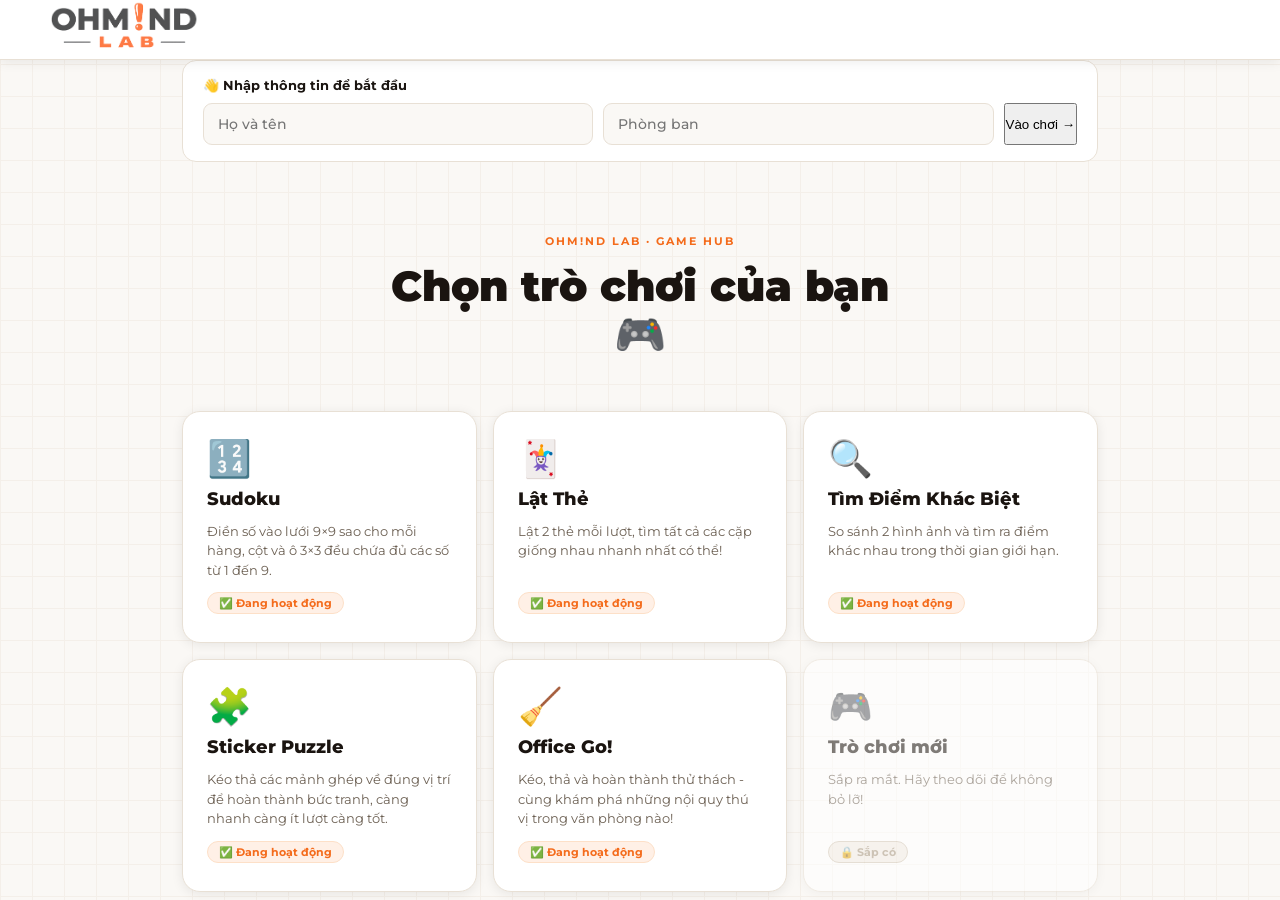
<file: game/sudoku.html>
<!DOCTYPE html>
<html lang="vi">
<head>
<meta charset="UTF-8">
<meta name="viewport" content="width=device-width, initial-scale=1.0">
<title>Sudoku — OhM!nd Lab</title>
<link rel="icon" type="image/png" href="../pic/Favicon1.png">
<link href="https://fonts.googleapis.com/css2?family=DM+Mono:wght@400;500&family=Montserrat:wght@400;500;600;700;800;900&display=swap" rel="stylesheet">
<link rel="stylesheet" href="../style.css">
<style>
/* ── SUDOKU-SPECIFIC CSS ─────────────────────────────────────── */
.sudoku-layout{display:flex;gap:24px;flex-wrap:wrap;align-items:flex-start;}
.sudoku-grid-wrap{flex:0 0 auto;}
.sudoku-grid{display:grid;grid-template-columns:repeat(9,1fr);border:2.5px solid var(--text);border-radius:6px;overflow:hidden;width:min(378px,calc(100vw - 64px));box-shadow:var(--shadow);}
.sc{aspect-ratio:1;display:flex;align-items:center;justify-content:center;font-family:var(--mono);font-size:clamp(11px,2.5vw,18px);font-weight:500;cursor:pointer;background:var(--white);border:1px solid #e0d8d0;transition:background .1s;user-select:none;position:relative;flex-direction:column;}
.sc:nth-child(3n){border-right:2px solid #bbb;}
.sc:nth-child(9n){border-right:none;}
.sc.row-div{border-bottom:2px solid #bbb;}

/* Cell states */
.sc.given{color:var(--text);font-weight:700;cursor:default;}
.sc.editable{color:var(--orange);}
.sc.fixed-correct{color:var(--green);font-weight:700;cursor:default;}
.sc.selected{background:var(--ol)!important;outline:2.5px solid var(--orange);outline-offset:-2px;z-index:2;}
.sc.hl-zone{background:#fdf5ee;}
.sc.hl-num{background:var(--om)!important;}
.sc.err-cell{color:var(--red)!important;background:var(--rl)!important;}
.sc.hint-cell{background:#eff6ff!important;color:var(--blue)!important;font-weight:700;}
.sc.given.hl-num{background:var(--om)!important;}
.sc.fixed-correct.hl-num{background:var(--om)!important;color:var(--green);}

/* Pencil notes */
.pencil-notes{display:grid;grid-template-columns:repeat(3,1fr);width:100%;height:100%;padding:1px;}
.pn{display:flex;align-items:center;justify-content:center;font-family:var(--mono);font-size:clamp(6px,1.2vw,9px);font-weight:500;color:var(--pencil);line-height:1;}

/* Controls */
.sudoku-controls{flex:1;min-width:200px;}
.mode-toggle{display:flex;background:var(--bg);border:1.5px solid var(--border);border-radius:10px;padding:3px;gap:3px;margin-bottom:14px;}
.mode-btn{flex:1;padding:8px;border-radius:7px;font-family:var(--sans);font-weight:700;font-size:12px;cursor:pointer;border:none;background:none;color:var(--t2);transition:all .2s;display:flex;align-items:center;justify-content:center;gap:5px;}
.mode-btn.active{background:var(--white);color:var(--text);box-shadow:var(--shadow);}
.mode-btn.active.pm{color:var(--pencil);}
.ctrl-label{font-size:11px;font-weight:700;text-transform:uppercase;letter-spacing:.8px;color:var(--t3);margin-bottom:8px;}

/* Numpad */
.numpad{display:grid;grid-template-columns:repeat(3,1fr);gap:3px;margin-bottom:14px;}
.np-btn{aspect-ratio:1;border-radius:10px;max-width:270px;font-family:var(--mono);cursor:pointer;border:1.5px solid var(--border);background:var(--white);color:var(--text);transition:all .15s;display:flex;flex-direction:column;align-items:center;justify-content:center;box-shadow:0 1px 4px rgba(0,0,0,.05);position:relative;gap:2px;}
.np-num{font-size:clamp(16px,2vw,22px);font-weight:500;line-height:1;}
.np-count{font-size:10px;color:var(--t3);font-family:var(--mono);line-height:1;}
.np-count.big{font-size:13px;font-weight:700;color:var(--orange);}
.np-btn:hover:not(.done){border-color:var(--orange);color:var(--orange);transform:translateY(-1px);}
.np-btn.pencil-active:hover:not(.done){border-color:var(--pencil);color:var(--pencil);}
.np-btn.done{background:var(--bg2);border-color:var(--border2);cursor:default;opacity:.55;}
.np-btn.done .np-num{color:var(--t3);}
.np-erase{grid-column:span 3;padding:10px;border-radius:10px;font-family:var(--sans);font-size:13px;font-weight:700;cursor:pointer;border:1.5px solid var(--border);background:var(--white);color:var(--t2);transition:all .15s;}
.np-erase:hover{border-color:var(--red);color:var(--red);}

.action-area{display:flex;flex-direction:column;gap:8px;margin-bottom:14px;}
.tips-box{background:var(--bg);border-radius:10px;padding:12px;font-size:12px;color:var(--t2);line-height:1.7;}

@media(max-width:640px){
  .sudoku-layout{flex-direction:column;align-items:stretch;}
  .numpad{grid-template-columns:repeat(5,1fr);}
  .np-erase{grid-column:span 5;}
}
</style>
</head>
<body>
<div id="app">

<!-- COMPLETE MODAL -->
<div class="overlay hidden" id="cModal">
  <div class="modal" style="text-align:center">
    <div class="modal-icon">🎯</div>
    <h2 style="margin-bottom:16px">Hoàn thành!</h2>
    <div id="cResults" style="margin-bottom:22px;text-align:left"></div>
    <div style="display:flex;gap:9px;justify-content:center">
      <button class="btn btn-primary" onclick="submitScore()"><span id="sBtnTxt">Lưu điểm</span></button>
      <button class="btn btn-secondary" onclick="document.getElementById('cModal').classList.add('hidden')">Đóng</button>
    </div>
  </div>
</div>

<header>
  <div class="logo">
    <img src="../pic/OhM!nd Lab.png" style="height:80px;object-fit:contain">
  </div>
  <div style="display:flex;align-items:center;gap:12px">
    <a href="../index.html" class="btn btn-secondary btn-sm">← Trang chủ</a>
    <div class="player-chip" id="playerChip" onclick="changePlayer()" style="display:none">
      <div class="chip-av" id="chipAv">?</div>
      <span id="hName">Khách</span>
    </div>
  </div>
</header>

<div class="tabs">
  <button class="tab active" onclick="switchTab('play',this)">🎮 Chơi ngay</button>
  <button class="tab" onclick="switchTab('lb',this);loadAllLB()">🏆 Xếp hạng</button>
</div>

<div class="main">

  <!-- PLAY PAGE -->
  <div id="page-play" class="page active">
    <div id="listView">
      <div class="card-label" style="margin-bottom:14px">Chọn thử thách để bắt đầu</div>
      <div id="challengeList">
        <div style="text-align:center;padding:48px;color:var(--t3)">⏳ Đang tải...</div>
      </div>
    </div>
    <div id="gameView" style="display:none">
      <div class="game-header">
        <button class="back-btn" onclick="backToList()">← Danh sách</button>
        <div>
          <div class="game-title" id="gameTitle">Sudoku</div>
          <div class="game-subtitle" id="gameSubtitle"></div>
        </div>
      </div>
      <div id="gameArea"></div>
    </div>
  </div>

  <!-- LEADERBOARD PAGE -->
  <div id="page-lb" class="page">
    <div style="display:flex;gap:12px;margin-bottom:16px;flex-wrap:wrap;align-items:center">
      <div class="card" style="flex:1;min-width:130px;margin-bottom:0;text-align:center;padding:16px">
        <div style="font-family:var(--mono);font-size:26px;font-weight:500;color:var(--orange)" id="lbTotalPlays">—</div>
        <div style="font-size:11px;font-weight:700;text-transform:uppercase;letter-spacing:.5px;color:var(--t3);margin-top:3px">Tổng lượt chơi</div>
      </div>
      <div class="card" style="flex:1;min-width:130px;margin-bottom:0;text-align:center;padding:16px">
        <div style="font-family:var(--mono);font-size:26px;font-weight:500;color:var(--orange)" id="lbTotalPlayers">—</div>
        <div style="font-size:11px;font-weight:700;text-transform:uppercase;letter-spacing:.5px;color:var(--t3);margin-top:3px">Số người chơi</div>
      </div>
    </div>
    <div class="card" style="margin-bottom:16px">
      <div style="display:flex;align-items:center;gap:10px;flex-wrap:wrap">
        <div style="font-size:11px;font-weight:700;text-transform:uppercase;letter-spacing:1px;color:var(--t3)">Chọn ván:</div>
        <select id="lbFilter" onchange="renderLB()" style="flex:1;min-width:200px;max-width:400px;background:var(--bg);border:1.5px solid var(--border);color:var(--text);border-radius:9px;padding:8px 12px;font-family:var(--sans);font-size:13px;font-weight:600">
          <option value="all">Tất cả ván</option>
        </select>
        <button class="btn btn-secondary btn-sm" onclick="loadAllLB()">🔄 Refresh</button>
      </div>
    </div>
    <div id="lbContent"><div style="text-align:center;padding:40px;color:var(--t3)">Đang tải...</div></div>
  </div>

</div>
</div>
<div class="toast" id="toast"></div>

<script>
// ── CONFIG ──────────────────────────────────────────────────
const _cfg = 'https://script.google.com/macros/s/AKfycby2iK5X78FucVv36FcgyKPJiEopb9gdQMpD6V11QWAnMYpNo09yetHe11V3TtNjvbwG/exec';
const _key = 'BTK2026';

// ── STATE ───────────────────────────────────────────────────
let playerName = localStorage.getItem('bb_name') || '';
let playerDept = localStorage.getItem('bb_dept') || '';
let challenges  = [];
let activeChallenge = null;
let pendingScore    = null;
let playedChallenges = JSON.parse(localStorage.getItem('bb_played') || '{}');
let S = {};

// ── BOOT ────────────────────────────────────────────────────
window.onload = () => {
  // Nếu chưa có tên → về trang chủ nhập
  if(!playerName){ window.location.href='../index.html'; return; }
  updateHeader();
  fetchChallenges();
};

// ── PLAYER ──────────────────────────────────────────────────
function showModal(id){ document.getElementById(id).classList.remove('hidden'); }
function hideModal(id){ document.getElementById(id).classList.add('hidden'); }

function changePlayer(){
  window.location.href = '../index.html';
}
function updateHeader(){
  document.getElementById('hName').textContent = playerName||'Khách';
  document.getElementById('chipAv').textContent = (playerName||'?')[0].toUpperCase();
  document.getElementById('playerChip').style.display = 'flex';
}

// ── TABS ────────────────────────────────────────────────────
function switchTab(name,el){
  document.querySelectorAll('.page').forEach(p=>p.classList.remove('active'));
  document.querySelectorAll('.tab').forEach(t=>t.classList.remove('active'));
  document.getElementById('page-'+name).classList.add('active');
  el.classList.add('active');
  if(name==='play'){
    document.getElementById('listView').style.display='block';
    document.getElementById('gameView').style.display='none';
    if(S.interval){ clearInterval(S.interval); }
    if(window._bbTimer){ clearInterval(window._bbTimer); }
    fetchChallenges();
  }
}

// ── FETCH CHALLENGES ────────────────────────────────────────
async function fetchChallenges(){
  const list = document.getElementById('challengeList');
  try{
    const res = await fetch(`${_cfg}?action=getActiveChallenges&key=${_key}&_=${Date.now()}`);
    const data = await res.json();
    challenges = data.challenges || [];
    renderChallengeList();
  }catch(e){
    list.innerHTML=`<div class="no-challenges"><div class="icon">⚠️</div><h3>Không thể tải</h3><p>${e.message}</p></div>`;
  }
}

function renderChallengeList(){
  const list = document.getElementById('challengeList');
  const now = Date.now();
  const active = challenges.filter(c =>
    new Date(c.deadline) > now && c.type === 'sudoku');
  if(!active.length){
    list.innerHTML=`<div class="no-challenges"><div class="icon">😴</div><h3>Chưa có thử thách nào</h3><p>Admin sẽ tạo thử thách mới sớm thôi!</p></div>`;
    return;
  }
  const diffLabel = {easy:'Dễ',medium:'Vừa',hard:'Khó'};
  const diffClass = {easy:'diff-easy',medium:'diff-medium',hard:'diff-hard'};
  list.innerHTML='';
  const grid = document.createElement('div'); grid.className='ch-grid';
  active.forEach(ch=>{
    const played = playedChallenges[ch.id];
    const deadline = new Date(ch.deadline);
    const card = document.createElement('div');
    card.className='ch-card'+(played?' played':'');
    card.innerHTML=`
      <div class="ch-card-top">
        <span class="ch-diff ${diffClass[ch.difficulty]||'diff-medium'}">${diffLabel[ch.difficulty]||ch.difficulty}</span>
      </div>
      <div class="ch-title">${escH(ch.title)}</div>
      <div class="ch-desc">${escH(ch.description||'Hoàn thành nhanh nhất có thể!')}</div>
      <div class="ch-meta">
        <span class="ch-meta-item">⏰ <span class="ch-countdown" id="cd-${ch.id}"></span></span>
      </div>
      ${played?`<div class="ch-played-badge">✅ Đã chơi — ${formatTime(played.time)}</div>`:''}`;
    card.onclick = () => selectChallenge(ch);
    grid.appendChild(card);
    startCardCountdown(ch.id, deadline);
  });
  list.appendChild(grid);
}

function startCardCountdown(id, deadline){
  const update = () => {
    const el = document.getElementById('cd-'+id); if(!el) return;
    const diff = deadline - Date.now();
    if(diff<=0){ el.textContent='Hết hạn'; clearInterval(iv); return; }
    const h=Math.floor(diff/3600000),m=Math.floor((diff%3600000)/60000),s=Math.floor((diff%60000)/1000);
    el.textContent=`${String(h).padStart(2,'0')}:${String(m).padStart(2,'0')}:${String(s).padStart(2,'0')}`;
    el.className='ch-countdown'+(diff<3600000?' urgent':'');
  };
  update(); const iv=setInterval(update,1000);
}

// ── SELECT CHALLENGE ────────────────────────────────────────
function selectChallenge(ch){
  activeChallenge = ch;
  document.getElementById('listView').style.display='none';
  document.getElementById('gameView').style.display='block';
  document.getElementById('gameTitle').textContent = ch.title;
  const diffLabel={easy:'Dễ',medium:'Vừa',hard:'Khó'};
  document.getElementById('gameSubtitle').textContent=`${diffLabel[ch.difficulty]||ch.difficulty}`;
  initSudoku(ch, document.getElementById('gameArea'));
}

function backToList(){
  if(S.interval){ clearInterval(S.interval); }
  if(window._bbTimer){ clearInterval(window._bbTimer); }
  S={};
  document.getElementById('gameView').style.display='none';
  document.getElementById('listView').style.display='block';
  fetchChallenges();
}

// ═══════════════════════════════════════════════════════════
//  SUDOKU ENGINE
// ═══════════════════════════════════════════════════════════
function initSudoku(ch, container){
  const seed=ch.seed||ch.id||1, diff=ch.difficulty||'medium';
  const{board,solution}=generateSudoku(diff,seed);
  S={
    board, solution,
    origBoard: board.map(r=>[...r]),
    fixedCells: Array(9).fill(null).map(()=>Array(9).fill(false)),
    pencilNotes: Array(9).fill(null).map(()=>Array(9).fill(null).map(()=>new Set())),
    selected:null, errors:0, hints:0, maxHints:3,
    timer:0, interval:null, done:false, pencilMode:false, ch
  };

  const played = playedChallenges[ch.id];
  container.innerHTML=`
    ${played?`<div class="already-played">✅ Đã hoàn thành với <strong>${formatTime(played.time)}</strong>. Chơi lại không tính điểm.</div>`:''}
    <div class="done-banner" id="sDone"><h3>🎉 Xuất sắc!</h3><p id="sDoneMsg"></p></div>
    <div class="sudoku-layout">
      <div class="sudoku-grid-wrap">
        <div class="timer-bar">
          <div class="game-timer" id="sTimer">00:00</div>
          <div class="stats-row">
            <div class="stat-chip err">❌ <span id="sErr">0</span> lỗi</div>
          </div>
        </div>
        <div class="sudoku-grid" id="sGrid"></div>
      </div>
      <div class="sudoku-controls">
        <div class="ctrl-label">Chế độ nhập</div>
        <div class="mode-toggle" style="margin-bottom:14px">
          <button class="mode-btn active" id="btnNormal" onclick="setMode('normal')">✏️ Điền số</button>
          <button class="mode-btn pm" id="btnPencil" onclick="setMode('pencil')">🔬 Bút chì</button>
        </div>
        <div class="ctrl-label">Bàn phím số</div>
        <div class="numpad" id="sNumpad"></div>
        <div class="tips-box">
          💡 <strong>Số đúng</strong> sẽ cố định (màu xanh), không sửa được<br>
          💡 <strong>Phím P</strong> chuyển chế độ bút chì<br>
          💡 <strong>Click số</strong> để highlight vị trí số đó<br>
          💡 <strong>Mũi tên</strong> di chuyển ô<br>
          💡 <strong>Xếp hạng</strong> theo thời gian, ít lỗi hơn sẽ xếp trước nếu cùng thời gian
        </div>
      </div>
    </div>`;

  buildNumpad(); renderSGrid(); startSTimer();
}

function setMode(mode){
  S.pencilMode=mode==='pencil';
  document.getElementById('btnNormal').classList.toggle('active',!S.pencilMode);
  document.getElementById('btnPencil').classList.toggle('active',S.pencilMode);
  buildNumpad();
}

function buildNumpad(){
  const np=document.getElementById('sNumpad');if(!np)return;
  np.innerHTML='';
  const counts=Array(10).fill(0);
  for(let r=0;r<9;r++)for(let c=0;c<9;c++){
    const v=S.board[r][c];
    if(v&&(S.origBoard[r][c]!==0||S.fixedCells[r][c]))counts[v]++;
  }
  for(let n=1;n<=9;n++){
    const remaining=9-counts[n];
    const done=remaining<=0;
    const btn=document.createElement('button');
    btn.className='np-btn'+(done?' done':'')+(S.pencilMode&&!done?' pencil-active':'');
    btn.disabled=done;
    btn.innerHTML=`<span class="np-num">${n}</span><span class="np-count${remaining>0?' big':''}">${remaining>0?remaining:'✓'}</span>`;
    if(!done)btn.onclick=()=>sInput(n);
    np.appendChild(btn);
  }
  const er=document.createElement('button');er.className='np-erase';er.textContent='⌫ Xóa';er.onclick=()=>sInput(0);
  np.appendChild(er);
}

function seededRand(seed){let s=seed%2147483647;if(s<=0)s+=2147483646;return()=>{s=s*16807%2147483647;return(s-1)/2147483646;};}
function seededShuffle(arr,rng){const a=[...arr];for(let i=a.length-1;i>0;i--){const j=Math.floor(rng()*(i+1));[a[i],a[j]]=[a[j],a[i]];}return a;}
function generateSudoku(diff,seed){
  const rng=seededRand(seed);const board=Array(9).fill(null).map(()=>Array(9).fill(0));
  fillSudoku(board,rng);const solution=board.map(r=>[...r]);
  const remove={easy:30,medium:45,hard:55}[diff]||40;
  const pos=[];for(let r=0;r<9;r++)for(let c=0;c<9;c++)pos.push([r,c]);
  seededShuffle(pos,rng).slice(0,remove).forEach(([r,c])=>board[r][c]=0);
  return{board,solution};
}
function fillSudoku(board,rng){
  const nums=rng?seededShuffle([1,2,3,4,5,6,7,8,9],rng):[1,2,3,4,5,6,7,8,9];
  for(let r=0;r<9;r++)for(let c=0;c<9;c++){
    if(board[r][c]===0){for(const n of nums){if(isSafe(board,r,c,n)){board[r][c]=n;if(fillSudoku(board,null))return true;board[r][c]=0;}}return false;}
  }return true;
}
function isSafe(b,r,c,n){
  if(b[r].includes(n))return false;if(b.some(row=>row[c]===n))return false;
  const br=Math.floor(r/3)*3,bc=Math.floor(c/3)*3;
  for(let i=0;i<3;i++)for(let j=0;j<3;j++)if(b[br+i][bc+j]===n)return false;return true;
}

function renderSGrid(){
  const g=document.getElementById('sGrid');if(!g)return;
  g.innerHTML='';
  const sel=S.selected;
  const selNum=sel?S.board[sel.r][sel.c]:0;
  for(let r=0;r<9;r++)for(let c=0;c<9;c++){
    const cell=document.createElement('div');cell.className='sc';
    cell.dataset.r=r;cell.dataset.c=c;
    const isGiven=S.origBoard[r][c]!==0;
    const isFixed=S.fixedCells[r][c];
    const val=S.board[r][c];
    const notes=S.pencilNotes[r][c];
    if(r===2||r===5)cell.classList.add('row-div');
    if(isGiven)cell.classList.add('given');
    else if(isFixed)cell.classList.add('fixed-correct');
    else cell.classList.add('editable');
    if(!isGiven&&!isFixed&&val&&val!==S.solution[r][c])cell.classList.add('err-cell');
    if(sel&&sel.r===r&&sel.c===c)cell.classList.add('selected');
    else if(sel){
      const zone=r===sel.r||c===sel.c||(Math.floor(r/3)===Math.floor(sel.r/3)&&Math.floor(c/3)===Math.floor(sel.c/3));
      if(zone)cell.classList.add('hl-zone');
    }
    if(selNum&&val===selNum)cell.classList.add('hl-num');
    if(val){cell.textContent=val;}
    else if(notes.size>0){
      const pg=document.createElement('div');pg.className='pencil-notes';
      for(let n=1;n<=9;n++){const pn=document.createElement('div');pn.className='pn';pn.textContent=notes.has(n)?n:'';pg.appendChild(pn);}
      cell.appendChild(pg);
    }
    cell.addEventListener('click',()=>selectCell(r,c));
    g.appendChild(cell);
  }
  buildNumpad();
}

function selectCell(r,c){
  if(S.done)return;
  S.selected={r,c};renderSGrid();
}

function sInput(n){
  if(!S.selected||S.done)return;
  const{r,c}=S.selected;
  const isGiven=S.origBoard[r][c]!==0;
  const isFixed=S.fixedCells[r][c];
  if(isGiven||isFixed)return;
  if(n===0){
    S.board[r][c]=0; S.pencilNotes[r][c].clear();
  }else if(S.pencilMode){
    if(S.board[r][c]!==0)return;
    const notes=S.pencilNotes[r][c];
    if(notes.has(n))notes.delete(n);else notes.add(n);
  }else{
    S.pencilNotes[r][c].clear();
    S.board[r][c]=n;
    if(n===S.solution[r][c]){
      S.fixedCells[r][c]=true;
      autoRemovePencil(r,c,n);
    }else{
      S.errors++;
      const el=document.getElementById('sErr');if(el)el.textContent=S.errors;
    }
  }
  renderSGrid(); checkSWin();
}

function autoRemovePencil(row,col,num){
  for(let i=0;i<9;i++){S.pencilNotes[row][i].delete(num);S.pencilNotes[i][col].delete(num);}
  const br=Math.floor(row/3)*3,bc=Math.floor(col/3)*3;
  for(let i=0;i<3;i++)for(let j=0;j<3;j++)S.pencilNotes[br+i][bc+j].delete(num);
}

function clearPencil(){
  if(!S.selected)return;
  S.pencilNotes[S.selected.r][S.selected.c].clear();
  renderSGrid();
}

function checkSWin(){
  for(let r=0;r<9;r++)for(let c=0;c<9;c++)if(S.board[r][c]!==S.solution[r][c])return;
  S.done=true;clearInterval(S.interval);
  document.getElementById('sDone').classList.add('show');
  document.getElementById('sDoneMsg').textContent=`Thời gian: ${formatTime(S.timer)} • Lỗi: ${S.errors}`;
  showComplete(S.timer,S.ch);
}

function startSTimer(){
  if(S.interval)clearInterval(S.interval);
  if(window._bbTimer)clearInterval(window._bbTimer);
  S.timer=0;
  S.interval=setInterval(()=>{S.timer++;const el=document.getElementById('sTimer');if(el)el.textContent=formatTime(S.timer);},1000);
  window._bbTimer=S.interval;
}

document.addEventListener('keydown',e=>{
  if(!S.selected||S.done)return;
  if(e.key>='1'&&e.key<='9'){sInput(+e.key);return;}
  if(e.key==='Backspace'||e.key==='Delete'){sInput(0);return;}
  if(e.key==='p'||e.key==='P'){setMode(S.pencilMode?'normal':'pencil');return;}
  const mv={ArrowUp:[-1,0],ArrowDown:[1,0],ArrowLeft:[0,-1],ArrowRight:[0,1]};
  if(mv[e.key]){
    const[dr,dc]=mv[e.key];
    S.selected={r:Math.max(0,Math.min(8,S.selected.r+dr)),c:Math.max(0,Math.min(8,S.selected.c+dc))};
    renderSGrid();e.preventDefault();
  }
});

// ── SCORE ───────────────────────────────────────────────────
function showComplete(time,ch){
  pendingScore={time,ch,name:playerName,dept:playerDept,challengeId:ch.id,errors:S.errors};
  document.getElementById('cResults').innerHTML=`
    <div class="result-row"><span>⏱ Thời gian</span><span class="result-val">${formatTime(time)}</span></div>
    <div class="result-row"><span>❌ Số lỗi</span><span class="result-val">${S.errors}</span></div>
    <div class="result-row"><span>🎮 Ván game</span><span class="result-val">${escH(ch.title)}</span></div>
    <div class="result-row"><span>👤 Người chơi</span><span class="result-val">${escH(playerName)}</span></div>`;
  document.getElementById('sBtnTxt').textContent='Lưu điểm';
  showModal('cModal');
}

async function submitScore(){
  if(!pendingScore)return;
  document.getElementById('sBtnTxt').innerHTML='<span class="spinner"></span>';
  const s=pendingScore;
  try{
    await fetch(`${_cfg}?action=addScore&key=${_key}&name=${encodeURIComponent(s.name)}&dept=${encodeURIComponent(s.dept||'')}&game=Sudoku&title=${encodeURIComponent(s.ch.title)}&time=${s.time}&challengeId=${s.challengeId}&errors=${s.errors}&timestamp=${encodeURIComponent(new Date().toISOString())}`);
    playedChallenges[s.challengeId]={time:s.time};
    localStorage.setItem('bb_played',JSON.stringify(playedChallenges));
    showToast('✅ Điểm đã lưu!','ok');
  }catch(e){showToast('❌ Lỗi kết nối','bad');}
  document.getElementById('sBtnTxt').textContent='Đã lưu ✓';
  setTimeout(()=>hideModal('cModal'),1000);
  pendingScore=null;
}

// ── LEADERBOARD ─────────────────────────────────────────────
function penaltyScore(time, errors, difficulty){
  const pen={easy:9, medium:7, hard:5};
  return (+time) + (+(errors||0)) * (pen[difficulty]||5);
}

let _allScores=[];
let _allGroups={};

async function loadAllLB(){
  const content=document.getElementById('lbContent');
  content.innerHTML='<div style="text-align:center;padding:40px;color:var(--t3)"><span class="spinner" style="border-color:var(--border);border-top-color:var(--orange);width:28px;height:28px;border-width:3px"></span></div>';
  try{
    const res=await fetch(`${_cfg}?action=getScores&key=${_key}&challengeId=all&_=${Date.now()}`);
    const data=await res.json();
    _allScores=data.scores||[];
    const elTP=document.getElementById('lbTotalPlays');
    const elUP=document.getElementById('lbTotalPlayers');
    if(elTP)elTP.textContent=_allScores.length;
    if(elUP)elUP.textContent=new Set(_allScores.map(s=>s.name)).size;
    _allGroups={};
    _allScores.forEach(s=>{
      const cid=String(s.challengeId||'?');
      if(!_allGroups[cid])_allGroups[cid]=[];
      _allGroups[cid].push(s);
    });
    const sel=document.getElementById('lbFilter');
    while(sel.options.length>1)sel.remove(1);
    const sortedCids=Object.keys(_allGroups).sort((a,b)=>+b - +a);
    sortedCids.forEach(cid=>{
      const ch=challenges.find(c=>String(c.id)===String(cid));
      const titleFromScore=_allGroups[cid]?.[0]?.title||'';
      const chTitle=ch?.title||titleFromScore||`Challenge #${cid}`;
      const opt=document.createElement('option');
      opt.value=cid;
      opt.textContent=chTitle;
      sel.appendChild(opt);
    });
    renderLB();
  }catch(e){content.innerHTML=`<div style="text-align:center;padding:40px;color:var(--t3)">❌ Lỗi: ${e.message}</div>`;}
}

function renderLB(){
  const content=document.getElementById('lbContent');
  if(!_allScores.length){
    content.innerHTML='<div style="text-align:center;padding:48px;color:var(--t3)">🚀 Chưa có ai hoàn thành. Hãy là người đầu tiên!</div>';
    return;
  }
  const filter=document.getElementById('lbFilter')?.value||'all';
  const ri=i=>i===0?'🥇':i===1?'🥈':i===2?'🥉':`<span style="font-family:var(--mono);color:var(--t3)">#${i+1}</span>`;

  const renderTable=(rows,ch)=>{
    const diff=ch?ch.difficulty:'medium';
    const sorted=[...rows].sort((a,b)=>penaltyScore(a.time,a.errors,diff)-penaltyScore(b.time,b.errors,diff));
    return `
      <table style="width:100%;border-collapse:collapse">
        <thead><tr>
          <th style="text-align:left;padding:9px 12px;font-size:10px;text-transform:uppercase;letter-spacing:1px;color:var(--t3);border-bottom:1.5px solid var(--border);font-weight:700">Hạng</th>
          <th style="text-align:left;padding:9px 12px;font-size:10px;text-transform:uppercase;letter-spacing:1px;color:var(--t3);border-bottom:1.5px solid var(--border);font-weight:700">Tên</th>
          <th style="text-align:left;padding:9px 12px;font-size:10px;text-transform:uppercase;letter-spacing:1px;color:var(--t3);border-bottom:1.5px solid var(--border);font-weight:700">Phòng ban</th>
          <th style="text-align:left;padding:9px 12px;font-size:10px;text-transform:uppercase;letter-spacing:1px;color:var(--t3);border-bottom:1.5px solid var(--border);font-weight:700">Thời gian</th>
          <th style="text-align:left;padding:9px 12px;font-size:10px;text-transform:uppercase;letter-spacing:1px;color:var(--t3);border-bottom:1.5px solid var(--border);font-weight:700">Lỗi</th>
        </tr></thead>
        <tbody>${sorted.map((s,i)=>`
          <tr style="background:${s.name===playerName?'var(--ol)':''}">
            <td style="padding:10px 12px;border-bottom:1px solid var(--bg2);font-size:13px">${ri(i)}</td>
            <td style="padding:10px 12px;border-bottom:1px solid var(--bg2);font-size:13px;font-weight:700;color:${s.name===playerName?'var(--orange)':'var(--text)'}">
              ${escH(s.name)}${s.name===playerName?'<span style="font-size:10px;background:var(--ol);color:var(--orange);border:1px solid var(--om);border-radius:999px;padding:1px 6px;margin-left:4px;font-weight:700">bạn</span>':''}
            </td>
            <td style="padding:10px 12px;border-bottom:1px solid var(--bg2);font-size:13px;color:var(--t2)">${escH(s.dept||'—')}</td>
            <td style="padding:10px 12px;border-bottom:1px solid var(--bg2);font-size:13px;font-family:var(--mono);color:var(--orange);font-weight:500">${formatTime(+s.time)}</td>
            <td style="padding:10px 12px;border-bottom:1px solid var(--bg2);font-size:13px;color:var(--red);font-weight:700">${s.errors||0}</td>
          </tr>`).join('')}
        </tbody>
      </table>`;
  };

  if(filter==='all'){
    const sortedCids=Object.keys(_allGroups).map(cid=>({cid,num:parseInt(cid,10)||0})).sort((a,b)=>b.num-a.num).map(x=>x.cid);
    if(!sortedCids.length){content.innerHTML='<div style="text-align:center;padding:48px;color:var(--t3)">🚀 Chưa có ai hoàn thành!</div>';return;}
    const cardsHtml=sortedCids.map(cid=>{
      const rows=_allGroups[cid];
      const ch=challenges.find(c=>String(c.id)===String(cid));
      const chTitle=ch?.title||rows[0]?.title||`Challenge #${cid}`;
      return `<div style="flex:1;min-width:320px;background:var(--white);border:1.5px solid var(--border);border-radius:14px;padding:18px;box-shadow:var(--shadow);">
        <div style="display:flex;align-items:center;gap:8px;margin-bottom:14px;flex-wrap:wrap">
          <span style="font-size:15px;font-weight:800">${escH(chTitle)}</span>
          <span style="margin-left:auto;font-size:11px;color:var(--t3);font-weight:600">${rows.length} người chơi</span>
        </div>
        ${renderTable(rows,ch)}
      </div>`;
    }).join('');
    content.innerHTML=`<div style="display:flex;flex-wrap:wrap;gap:16px;align-items:flex-start">${cardsHtml}</div>`;
  }else{
    const rows=_allGroups[filter]||[];
    const ch=challenges.find(c=>String(c.id)===String(filter));
    if(!rows.length){content.innerHTML='<div style="text-align:center;padding:48px;color:var(--t3)">Chưa có ai chơi ván này.</div>';return;}
    const diff=ch?ch.difficulty:'medium';
    content.innerHTML=`
      <div class="card">
        <div style="display:flex;align-items:center;gap:10px;margin-bottom:6px;flex-wrap:wrap">
          <span style="font-size:16px;font-weight:800">${escH(ch?.title||(_allGroups[filter]?.[0]?.title)||'Challenge #'+filter)}</span>
          <span style="font-size:11px;color:var(--t3);font-weight:600">${rows.length} người chơi</span>
        </div>
        ${renderTable(rows,ch)}
      </div>`;
  }
}

// ── HELPERS ─────────────────────────────────────────────────
function formatTime(s){return`${String(Math.floor(s/60)).padStart(2,'0')}:${String(s%60).padStart(2,'0')}`;}
function escH(s){return String(s).replace(/[&<>"']/g,c=>({'&':'&amp;','<':'&lt;','>':'&gt;','"':'&quot;',"'":'&#39;'}[c]));}
function showToast(msg,type=''){
  const t=document.getElementById('toast');t.textContent=msg;t.className='toast '+type;t.classList.add('show');
  setTimeout(()=>t.classList.remove('show'),3000);
}
</script>
</body>
</html>
</file>
<file: style.css>
/* ── DESIGN TOKENS ─────────────────────────────────────────── */
:root {
  --bg:#faf8f5; --bg2:#f2ede6; --white:#fff;
  --border:#e8e0d5; --border2:#d4c9b8;
  --orange:#f46b1b; --ol:#fff0e6; --om:#fde0c8; --od:#d45a10;
  --text:#1a1410; --t2:#6b5f52; --t3:#a89880;
  --green:#2da44e; --gl:#e6f4ec;
  --red:#e03e3e; --rl:#fdeaea;
  --blue:#3b82f6; --bl:#eff6ff;
  --pencil:#7c6fff;
  --shadow:0 2px 12px rgba(0,0,0,.08);
  --shadow-lg:0 8px 32px rgba(0,0,0,.12);
  --mono:'DM Mono',monospace; --sans:'Montserrat',sans-serif;
}
*{box-sizing:border-box;margin:0;padding:0;}
body{background:var(--bg);color:var(--text);font-family:var(--sans);min-height:100vh;}
body::before{content:'';position:fixed;inset:0;background-image:linear-gradient(var(--border) 1px,transparent 1px),linear-gradient(90deg,var(--border) 1px,transparent 1px);background-size:32px 32px;opacity:.35;pointer-events:none;z-index:0;}
#app{position:relative;z-index:1;}

/* ── HEADER ─────────────────────────────────────────────────── */
header{background:var(--white);border-bottom:1px solid var(--border);padding:0 32px;height:60px;display:flex;align-items:center;justify-content:space-between;position:sticky;top:0;z-index:100;box-shadow:var(--shadow);}
.logo{font-size:18px;font-weight:900;display:flex;align-items:center;gap:8px;}
.logo-dot{width:28px;height:28px;background:var(--orange);border-radius:7px;display:flex;align-items:center;justify-content:center;font-size:14px;}
.player-chip{display:flex;align-items:center;gap:8px;background:var(--bg);border:1.5px solid var(--border);padding:6px 14px;border-radius:999px;font-size:13px;font-weight:600;cursor:pointer;transition:all .2s;}
.player-chip:hover{border-color:var(--orange);color:var(--orange);}
.chip-av{width:22px;height:22px;background:var(--orange);border-radius:50%;display:flex;align-items:center;justify-content:center;font-size:11px;color:white;font-weight:700;}

/* ── TABS ────────────────────────────────────────────────────── */
.tabs{background:var(--white);border-bottom:1px solid var(--border);padding:0 32px;display:flex;}
.tab{padding:14px 20px;font-family:var(--sans);font-weight:700;font-size:13px;cursor:pointer;background:none;border:none;color:var(--t3);border-bottom:3px solid transparent;transition:all .2s;margin-bottom:-1px;}
.tab:hover{color:var(--text);}
.tab.active{color:var(--orange);border-bottom-color:var(--orange);}

/* ── LAYOUT ──────────────────────────────────────────────────── */
.main{padding:28px 32px;max-width:980px;margin:0 auto;}
.page{display:none;animation:fadeUp .25s ease;}
.page.active{display:block;}
@keyframes fadeUp{from{opacity:0;transform:translateY(8px)}to{opacity:1;transform:none}}

/* ── CARDS ───────────────────────────────────────────────────── */
.card{background:var(--white);border:1.5px solid var(--border);border-radius:16px;padding:24px;box-shadow:var(--shadow);margin-bottom:16px;}
.card-label{font-size:11px;font-weight:700;text-transform:uppercase;letter-spacing:1.5px;color:var(--t3);margin-bottom:14px;}

/* ── BUTTONS ─────────────────────────────────────────────────── */
.btn{display:inline-flex;align-items:center;gap:7px;padding:9px 18px;border-radius:9px;font-family:var(--sans);font-weight:700;font-size:13px;cursor:pointer;border:none;transition:all .15s;white-space:nowrap;}
.btn-primary{background:var(--orange);color:white;}
.btn-primary:hover{background:var(--od);transform:translateY(-1px);box-shadow:0 4px 16px rgba(244,107,27,.35);}
.btn-secondary{background:var(--bg);color:var(--text);border:1.5px solid var(--border);}
.btn-secondary:hover{border-color:var(--orange);color:var(--orange);}
.btn-hint{background:var(--bl);color:var(--blue);border:1.5px solid #bfdbfe;}
.btn-hint:hover{background:#dbeafe;}
.btn-hint:disabled{opacity:.4;cursor:not-allowed;}
.btn-sm{padding:6px 13px;font-size:12px;}

/* ── INPUT ───────────────────────────────────────────────────── */
input[type=text]{background:var(--bg);border:1.5px solid var(--border);color:var(--text);border-radius:9px;padding:11px 14px;font-family:var(--sans);font-size:14px;font-weight:500;width:100%;transition:all .2s;}
input:focus{outline:none;border-color:var(--orange);box-shadow:0 0 0 3px rgba(244,107,27,.12);}

/* ── MODAL ───────────────────────────────────────────────────── */
.overlay{position:fixed;inset:0;background:rgba(30,20,10,.45);backdrop-filter:blur(6px);z-index:500;display:flex;align-items:center;justify-content:center;padding:16px;}
.overlay.hidden{display:none;}
.modal{background:var(--white);border:1.5px solid var(--border);border-radius:20px;padding:36px;width:100%;max-width:420px;box-shadow:var(--shadow-lg);animation:popIn .3s cubic-bezier(.34,1.56,.64,1);}
@keyframes popIn{from{opacity:0;transform:scale(.9)}to{opacity:1;transform:none}}
.modal-icon{font-size:44px;margin-bottom:12px;}
.modal h2{font-size:22px;font-weight:800;margin-bottom:6px;}
.modal p{color:var(--t2);font-size:14px;margin-bottom:20px;line-height:1.5;}

/* ── CHALLENGE LIST ──────────────────────────────────────────── */
.ch-grid{display:grid;grid-template-columns:repeat(auto-fill,minmax(280px,1fr));gap:14px;margin-bottom:8px;}
.ch-card{background:var(--white);border:1.5px solid var(--border);border-radius:14px;padding:20px;cursor:pointer;transition:all .2s;box-shadow:var(--shadow);}
.ch-card:hover{border-color:var(--orange);transform:translateY(-2px);box-shadow:0 6px 20px rgba(244,107,27,.15);}
.ch-card.played{border-color:var(--green);background:var(--gl);}
.ch-card-top{display:flex;align-items:center;justify-content:space-between;margin-bottom:10px;}
.ch-id{font-family:var(--mono);font-size:11px;color:var(--t3);font-weight:500;display:none;} /* ID ẩn */
.ch-diff{padding:3px 10px;border-radius:999px;font-size:11px;font-weight:700;}
.diff-easy{background:#ecfdf5;color:#065f46;border:1px solid #a7f3d0;}
.diff-medium{background:#fffbeb;color:#92400e;border:1px solid #fde68a;}
.diff-hard{background:#fef2f2;color:#991b1b;border:1px solid #fecaca;}
.ch-title{font-size:16px;font-weight:700;margin-bottom:4px;}
.ch-desc{font-size:12px;color:var(--t2);margin-bottom:12px;}
.ch-meta{display:flex;gap:8px;flex-wrap:wrap;}
.ch-meta-item{font-size:11px;color:var(--t3);display:flex;align-items:center;gap:3px;}
.ch-played-badge{background:var(--gl);color:var(--green);border:1px solid #a3d9b4;border-radius:999px;padding:2px 9px;font-size:11px;font-weight:700;margin-top:8px;display:inline-block;}
.ch-countdown{font-family:var(--mono);font-size:12px;color:var(--orange);font-weight:500;}
.ch-countdown.urgent{color:var(--red);}

.no-challenges{text-align:center;padding:72px 24px;background:var(--white);border:1.5px solid var(--border);border-radius:16px;box-shadow:var(--shadow);}
.no-challenges .icon{font-size:52px;margin-bottom:14px;}
.no-challenges h3{font-size:20px;font-weight:700;margin-bottom:8px;}
.no-challenges p{color:var(--t2);font-size:14px;}

/* ── GAME HEADER ─────────────────────────────────────────────── */
.game-header{display:flex;align-items:center;gap:12px;margin-bottom:20px;flex-wrap:wrap;}
.back-btn{display:flex;align-items:center;gap:6px;padding:7px 14px;border-radius:8px;font-family:var(--sans);font-weight:700;font-size:13px;cursor:pointer;border:1.5px solid var(--border);background:var(--bg);color:var(--t2);transition:all .2s;}
.back-btn:hover{border-color:var(--orange);color:var(--orange);}
.game-title{font-size:18px;font-weight:800;}
.game-subtitle{font-size:13px;color:var(--t2);margin-top:2px;}

/* ── LEADERBOARD ─────────────────────────────────────────────── */
.lb-section{margin-bottom:24px;}
.lb-section-title{font-size:14px;font-weight:700;color:var(--text);margin-bottom:10px;display:flex;align-items:center;gap:8px;}
.lb-ch-tag{background:var(--ol);color:var(--orange);border:1px solid var(--om);border-radius:999px;padding:2px 9px;font-size:11px;font-weight:700;}
.lb-table{width:100%;border-collapse:collapse;margin-bottom:6px;}
.lb-table th{text-align:left;padding:9px 12px;font-size:11px;text-transform:uppercase;letter-spacing:1px;color:var(--t3);border-bottom:1.5px solid var(--border);font-weight:700;}
.lb-table td{padding:10px 12px;border-bottom:1px solid var(--bg2);font-size:13px;font-weight:500;}
.lb-table tr:hover td{background:var(--bg);}
.lb-table tr.me td{color:var(--orange);}
.me-tag{font-size:10px;background:var(--ol);color:var(--orange);border:1px solid var(--om);border-radius:999px;padding:1px 7px;margin-left:5px;}

/* ── RESULT MODAL ────────────────────────────────────────────── */
.result-row{display:flex;justify-content:space-between;align-items:center;padding:10px 0;border-bottom:1px solid var(--border);font-size:14px;}
.result-row:last-child{border:none;}
.result-val{font-family:var(--mono);font-weight:500;color:var(--orange);font-size:16px;}

/* ── TOAST ───────────────────────────────────────────────────── */
.toast{position:fixed;bottom:24px;right:24px;z-index:999;background:var(--text);color:white;border-radius:10px;padding:12px 18px;font-size:13px;font-weight:600;box-shadow:var(--shadow-lg);transform:translateY(70px);opacity:0;transition:all .3s cubic-bezier(.34,1.56,.64,1);}
.toast.show{transform:none;opacity:1;}
.toast.ok{background:var(--green);}
.toast.bad{background:var(--red);}
.toast.info{background:var(--blue);}
.spinner{display:inline-block;width:14px;height:14px;border:2px solid rgba(255,255,255,.3);border-top-color:white;border-radius:50%;animation:spin .8s linear infinite;}
@keyframes spin{to{transform:rotate(360deg)}}

/* ── STATS ROW (timer, errors) ───────────────────────────────── */
.timer-bar{display:flex;align-items:center;justify-content:space-between;margin-bottom:12px;flex-wrap:wrap;gap:8px;}
.game-timer{font-family:var(--mono);font-size:30px;font-weight:500;color:var(--orange);letter-spacing:2px;}
.stats-row{display:flex;gap:8px;flex-wrap:wrap;}
.stat-chip{background:var(--bg);border:1.5px solid var(--border);border-radius:999px;padding:4px 12px;font-size:12px;font-weight:600;color:var(--t2);}
.stat-chip.err{background:var(--rl);border-color:#f5b5b5;color:var(--red);}

/* ── DONE BANNER ─────────────────────────────────────────────── */
.done-banner{background:var(--gl);border:1.5px solid #a3d9b4;border-radius:12px;padding:14px 18px;margin-bottom:14px;display:none;animation:fadeUp .3s ease;}
.done-banner.show{display:block;}
.done-banner h3{color:var(--green);font-size:15px;margin-bottom:3px;}
.done-banner p{font-size:13px;color:var(--t2);}

.already-played{background:var(--ol);border:1.5px solid var(--om);border-radius:10px;padding:12px 16px;margin-bottom:14px;font-size:13px;color:var(--t2);}
.already-played strong{color:var(--orange);}
.tips-box{background:var(--bg2);border:1.5px solid var(--border);border-radius:10px;padding:12px 16px;font-size:12.5px;color:var(--t2);line-height:1.6;}
.tips-box strong{color:var(--text);}

/* ── RESPONSIVE ──────────────────────────────────────────────── */
@media(max-width:640px){
  header{padding:0 16px;}
  .tabs{padding:0 16px;}
  .main{padding:16px;}
  .ch-grid{grid-template-columns:1fr;}
}
</file>
